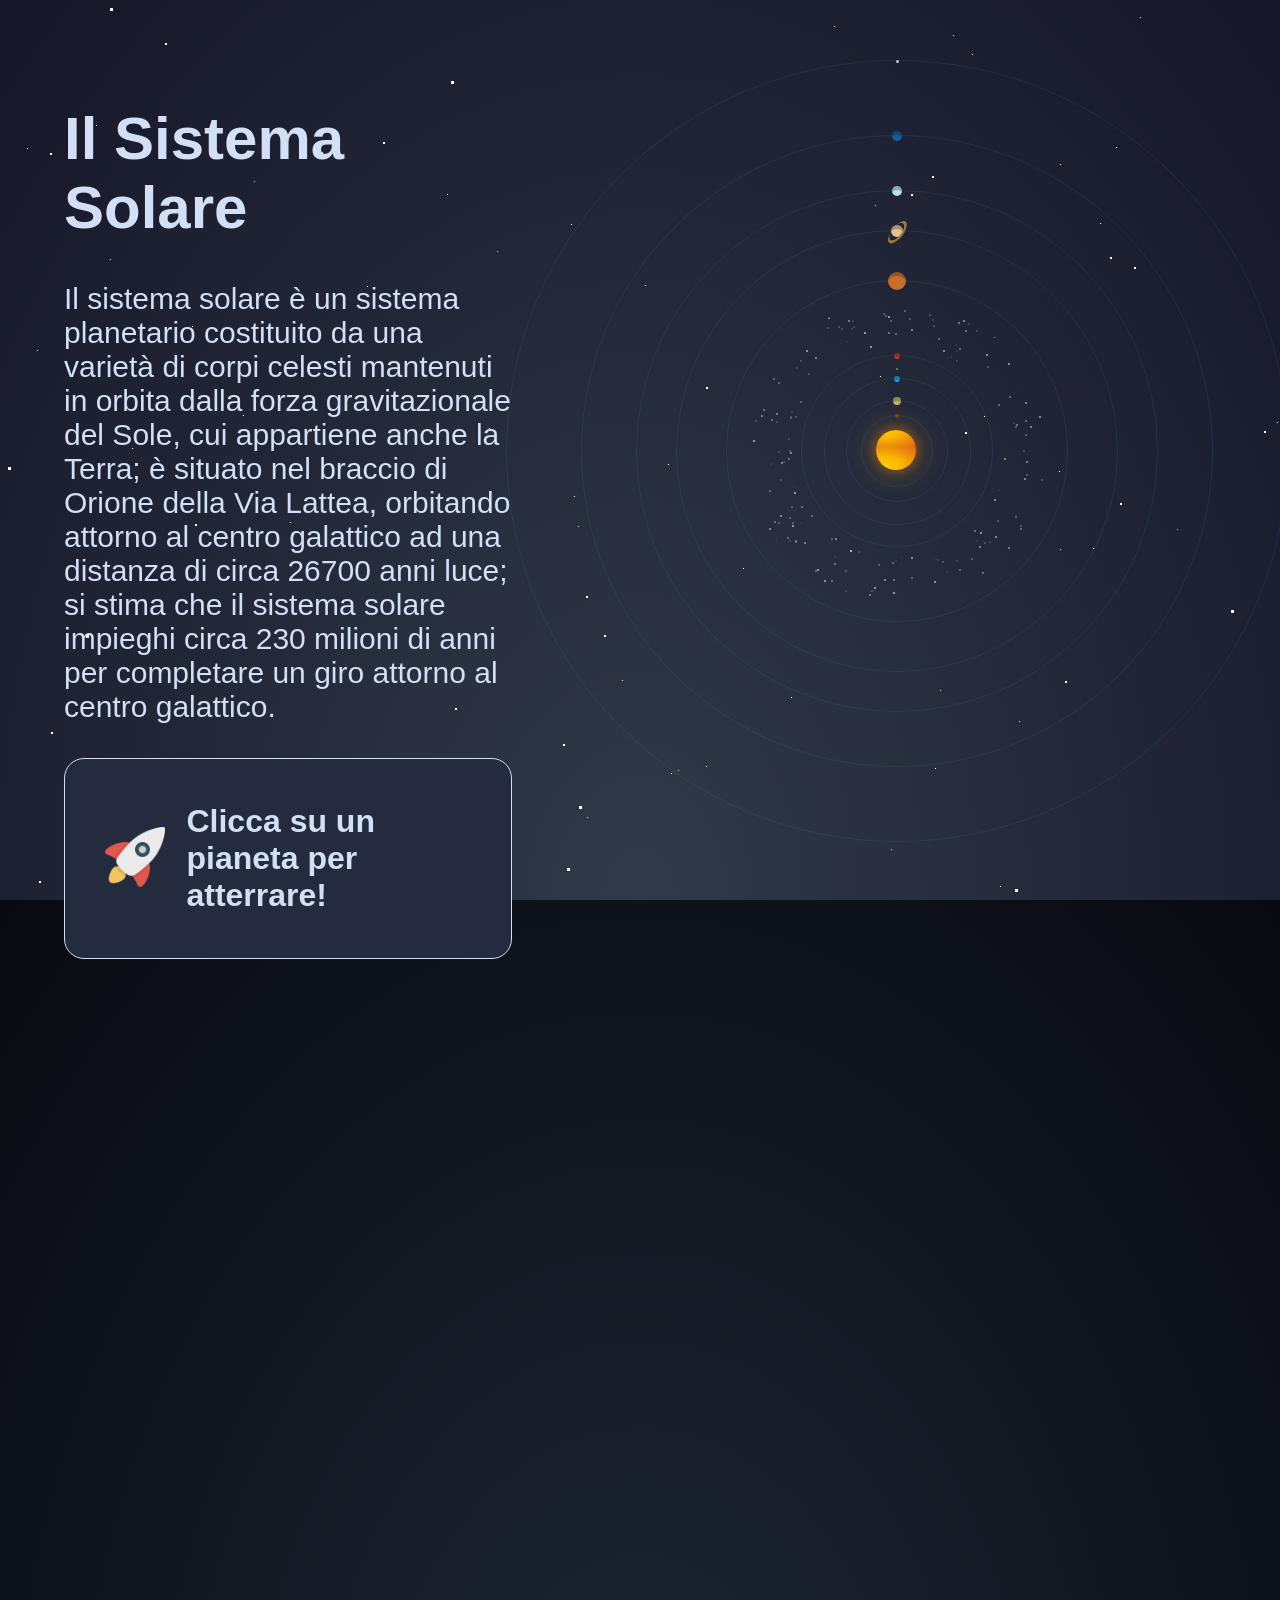
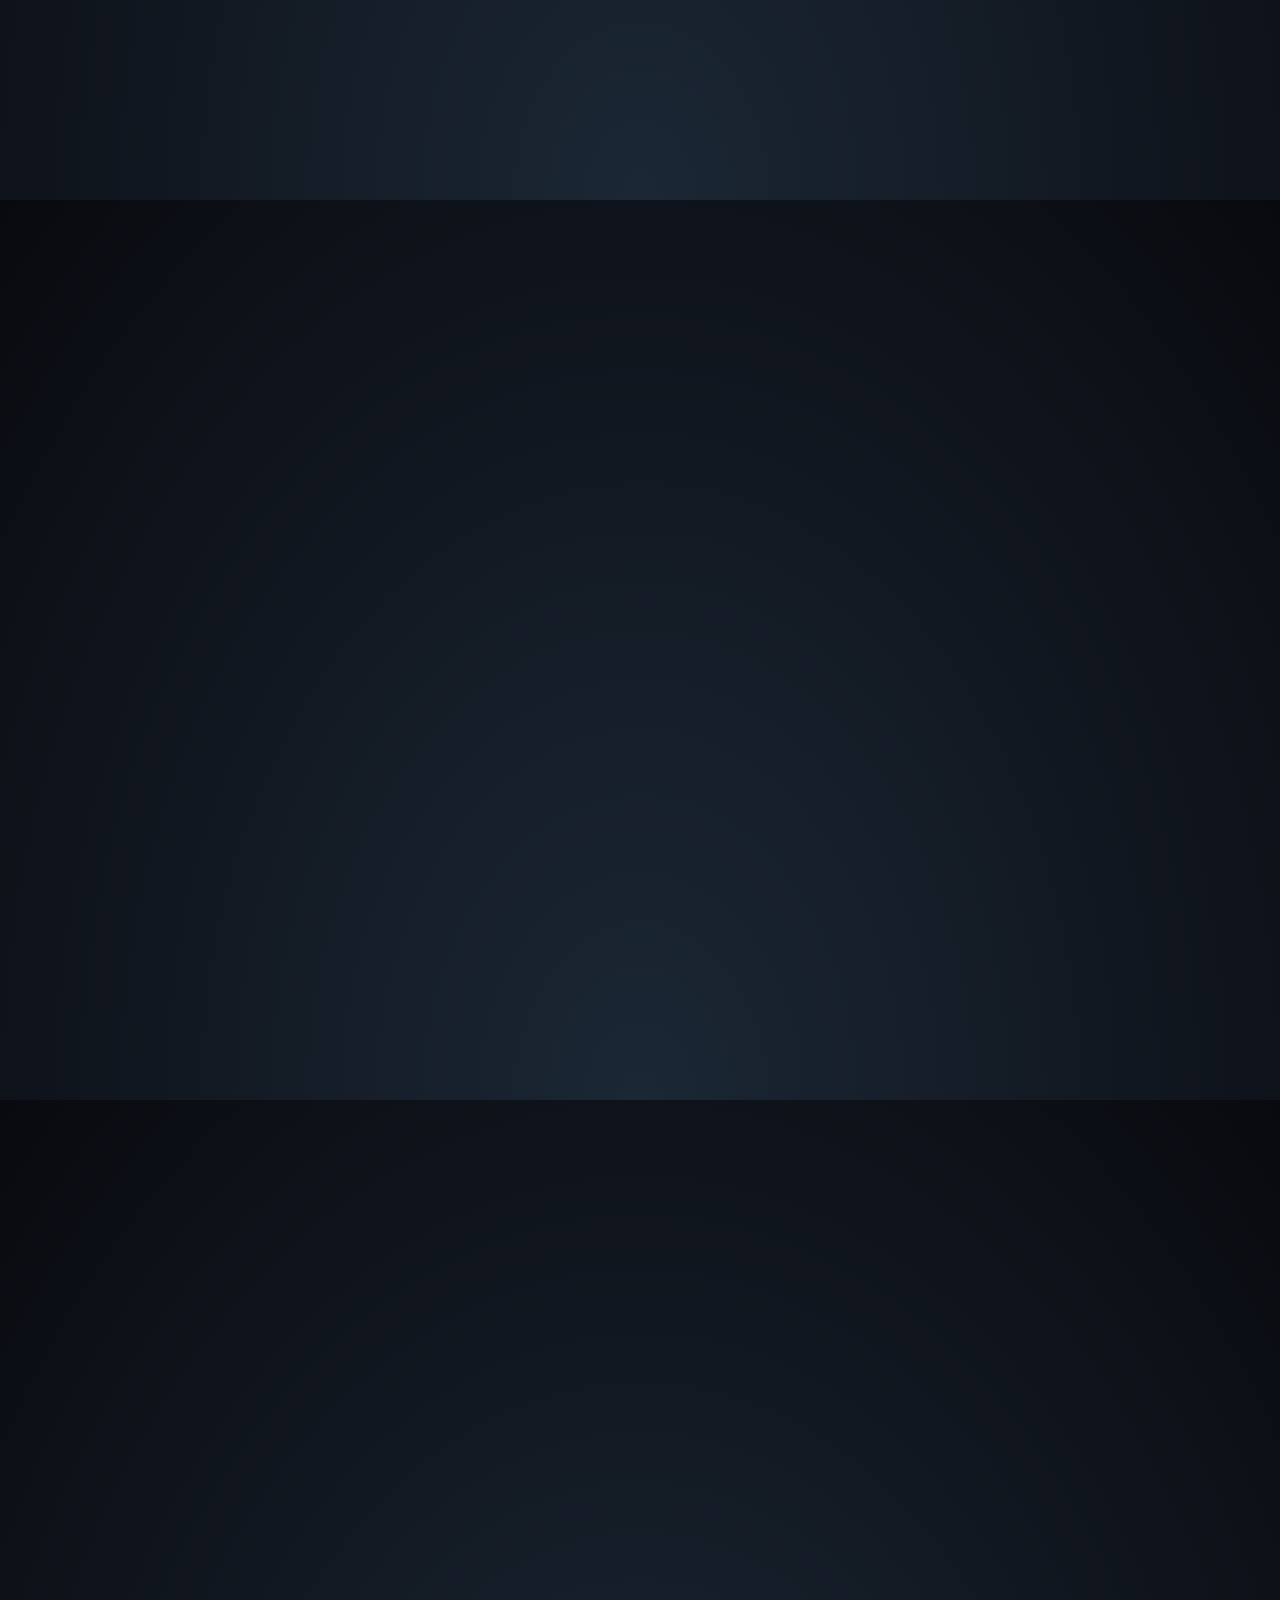
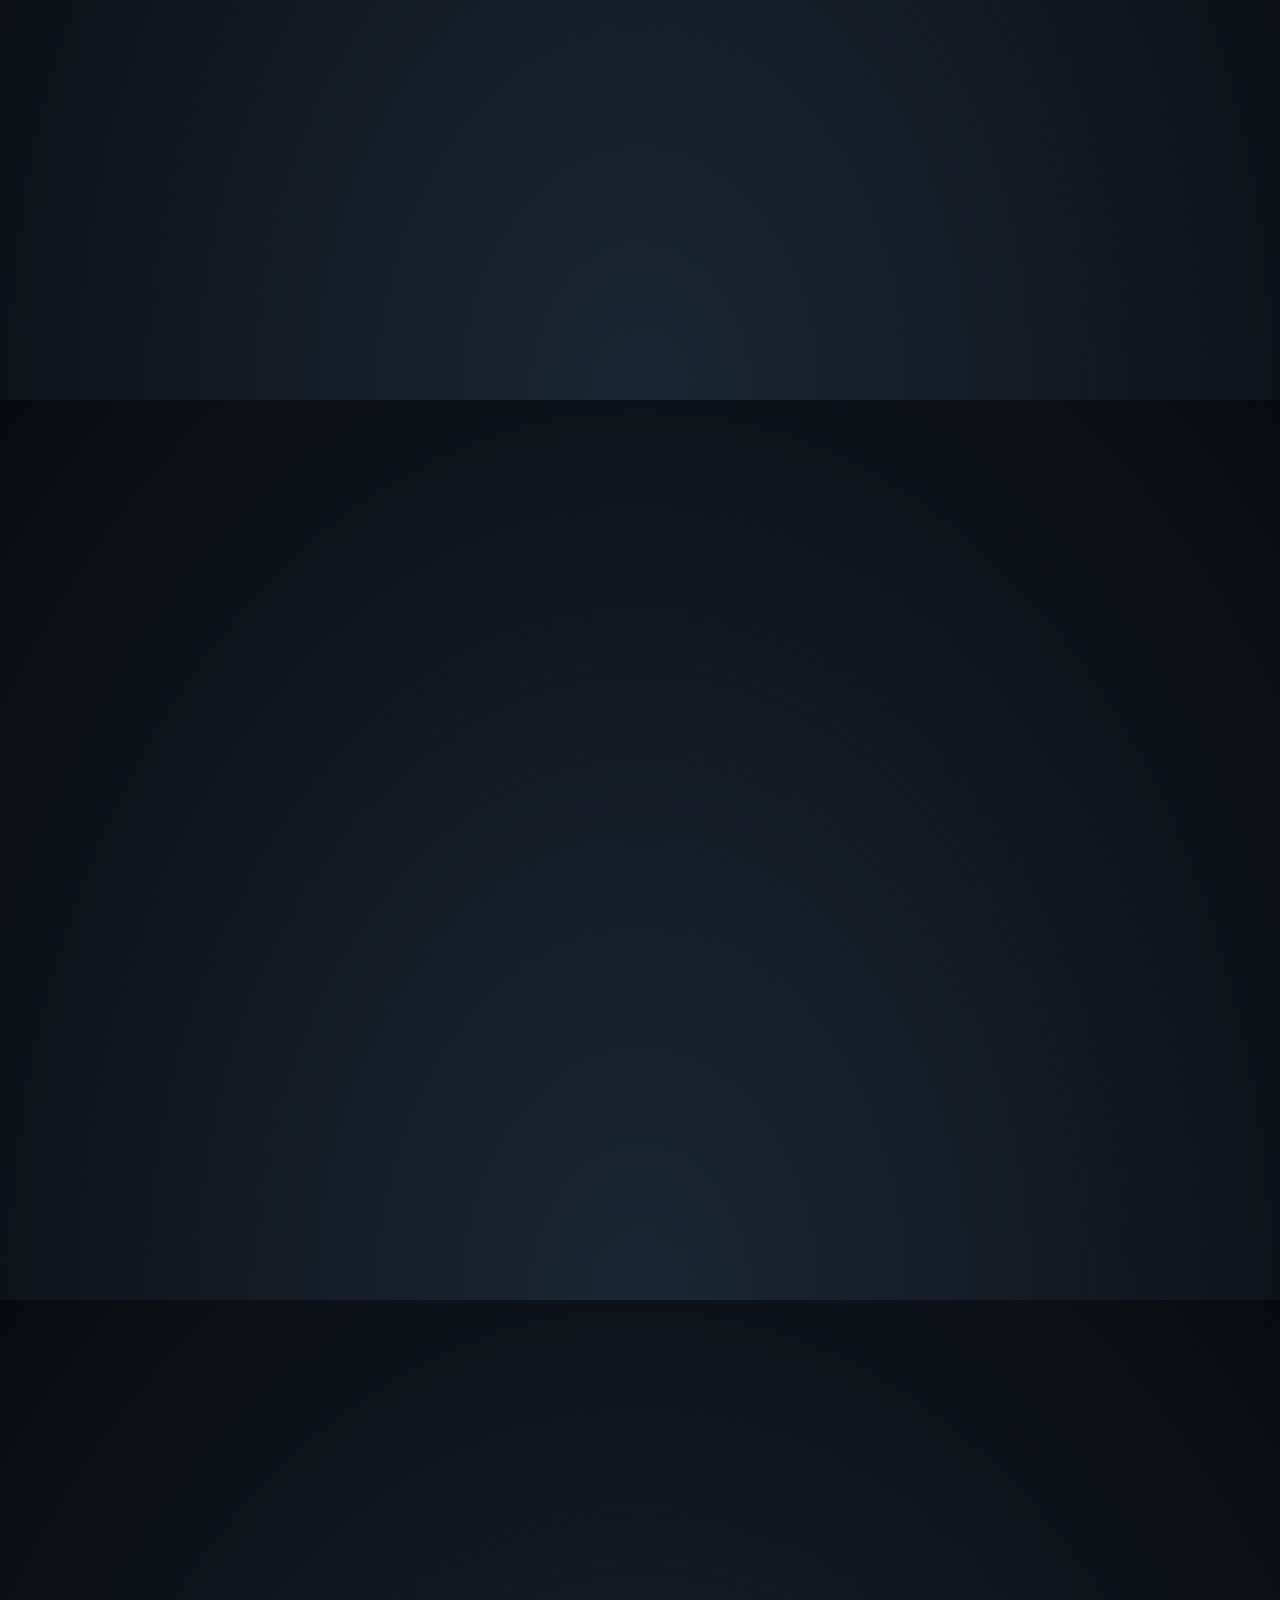
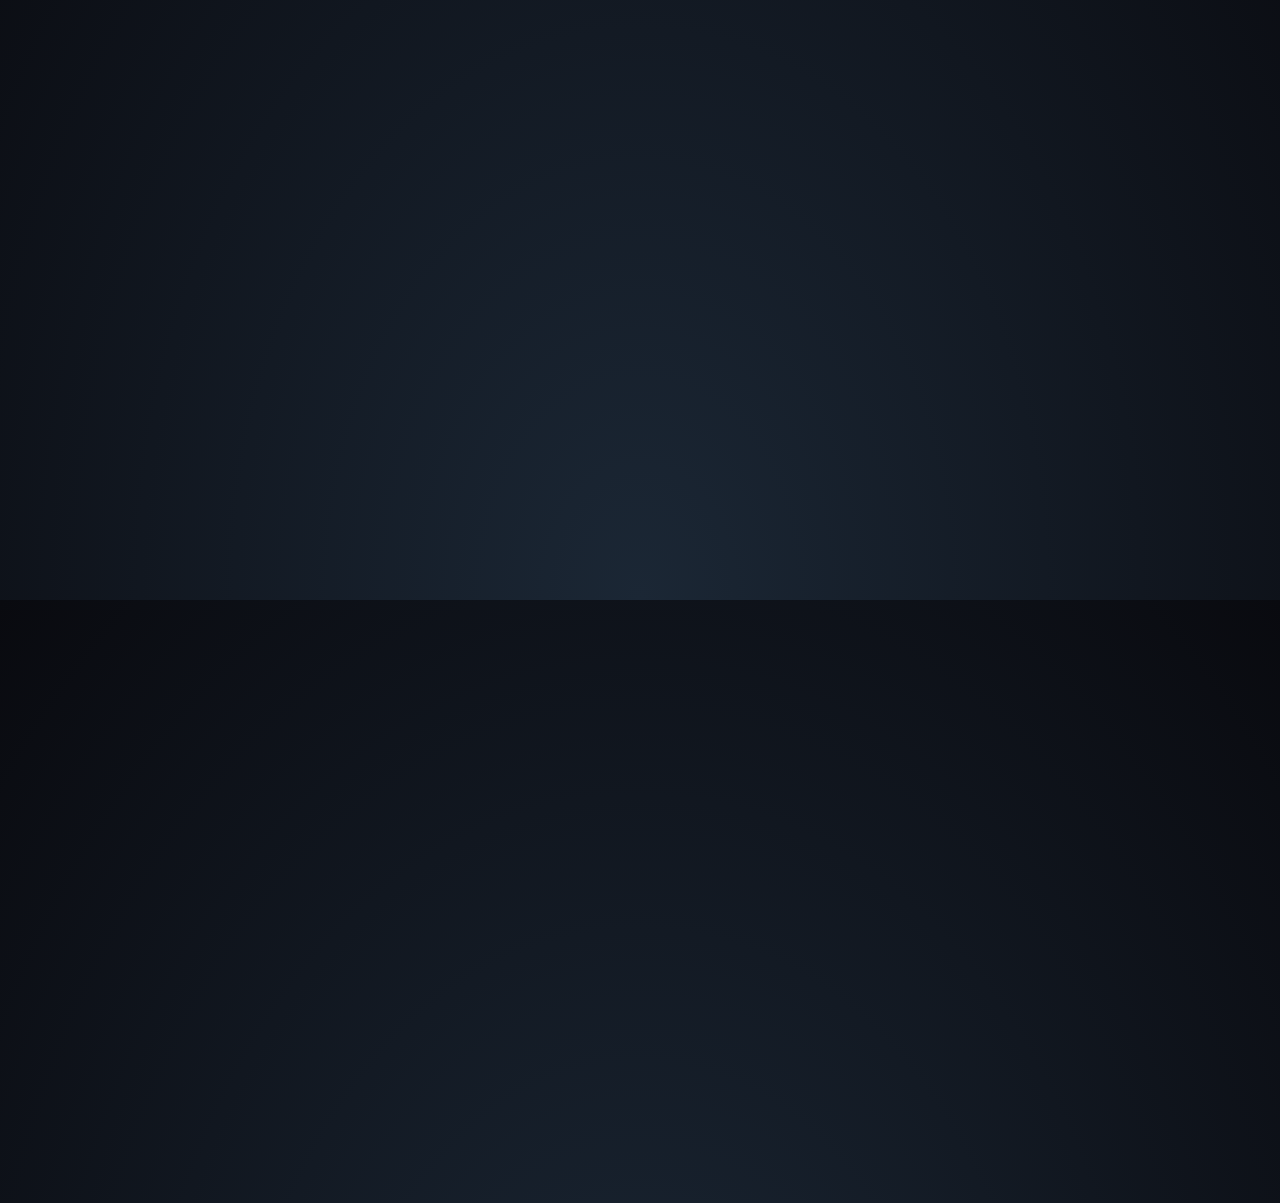
<file: index.html>
<!DOCTYPE html>
<head>
    <link rel="stylesheet" href="styles/solar.css" type="text/css">
    <link rel="stylesheet" href="styles/stars.css" type="text/css">
</head>
<body class="enable-animations layout-column" shortcuts="">
    <div class="text">
        <h1>Il Sistema Solare</h1>
        <p>Il sistema solare è un sistema planetario costituito da una varietà di corpi celesti mantenuti in orbita dalla forza gravitazionale del Sole, 
            cui appartiene anche la Terra; è situato nel braccio di Orione della Via Lattea, orbitando attorno al centro galattico ad una distanza di 
            circa 26700 anni luce; si stima che il sistema solare impieghi circa 230 milioni di anni per completare un giro attorno al centro galattico.
        
            <br><br>
            <button class="button">
                <table>
                    <td width="20%"><img src="img/rocket.png" width="80%"></td>
                    <td class="planet-text"><b>Clicca su un pianeta per atterrare!</b></td>
                </table>
            </button>
        </p>
    </div>
    <div class="space">
      <div class="stars" id="stars"></div>
      <div class="stars2" id="stars2"></div>
      <div class="stars3" id="stars3"></div>
        <div class="solar-syst" id="solar-syst">
            <div class="sun"></div>
            <div class="mercury"></div>
            <div class="venus"></div>
            <div class="earth"></div>
            <div class="mars"></div>
            <div class="jupiter"></div>
            <div class="saturn"></div>
            <div class="uranus"></div>
            <div class="neptune"></div>
            <div class="pluto"></div>
            <div class="asteroids-belt"></div>
        </div>
    </div>
</body>
</html>
</file>
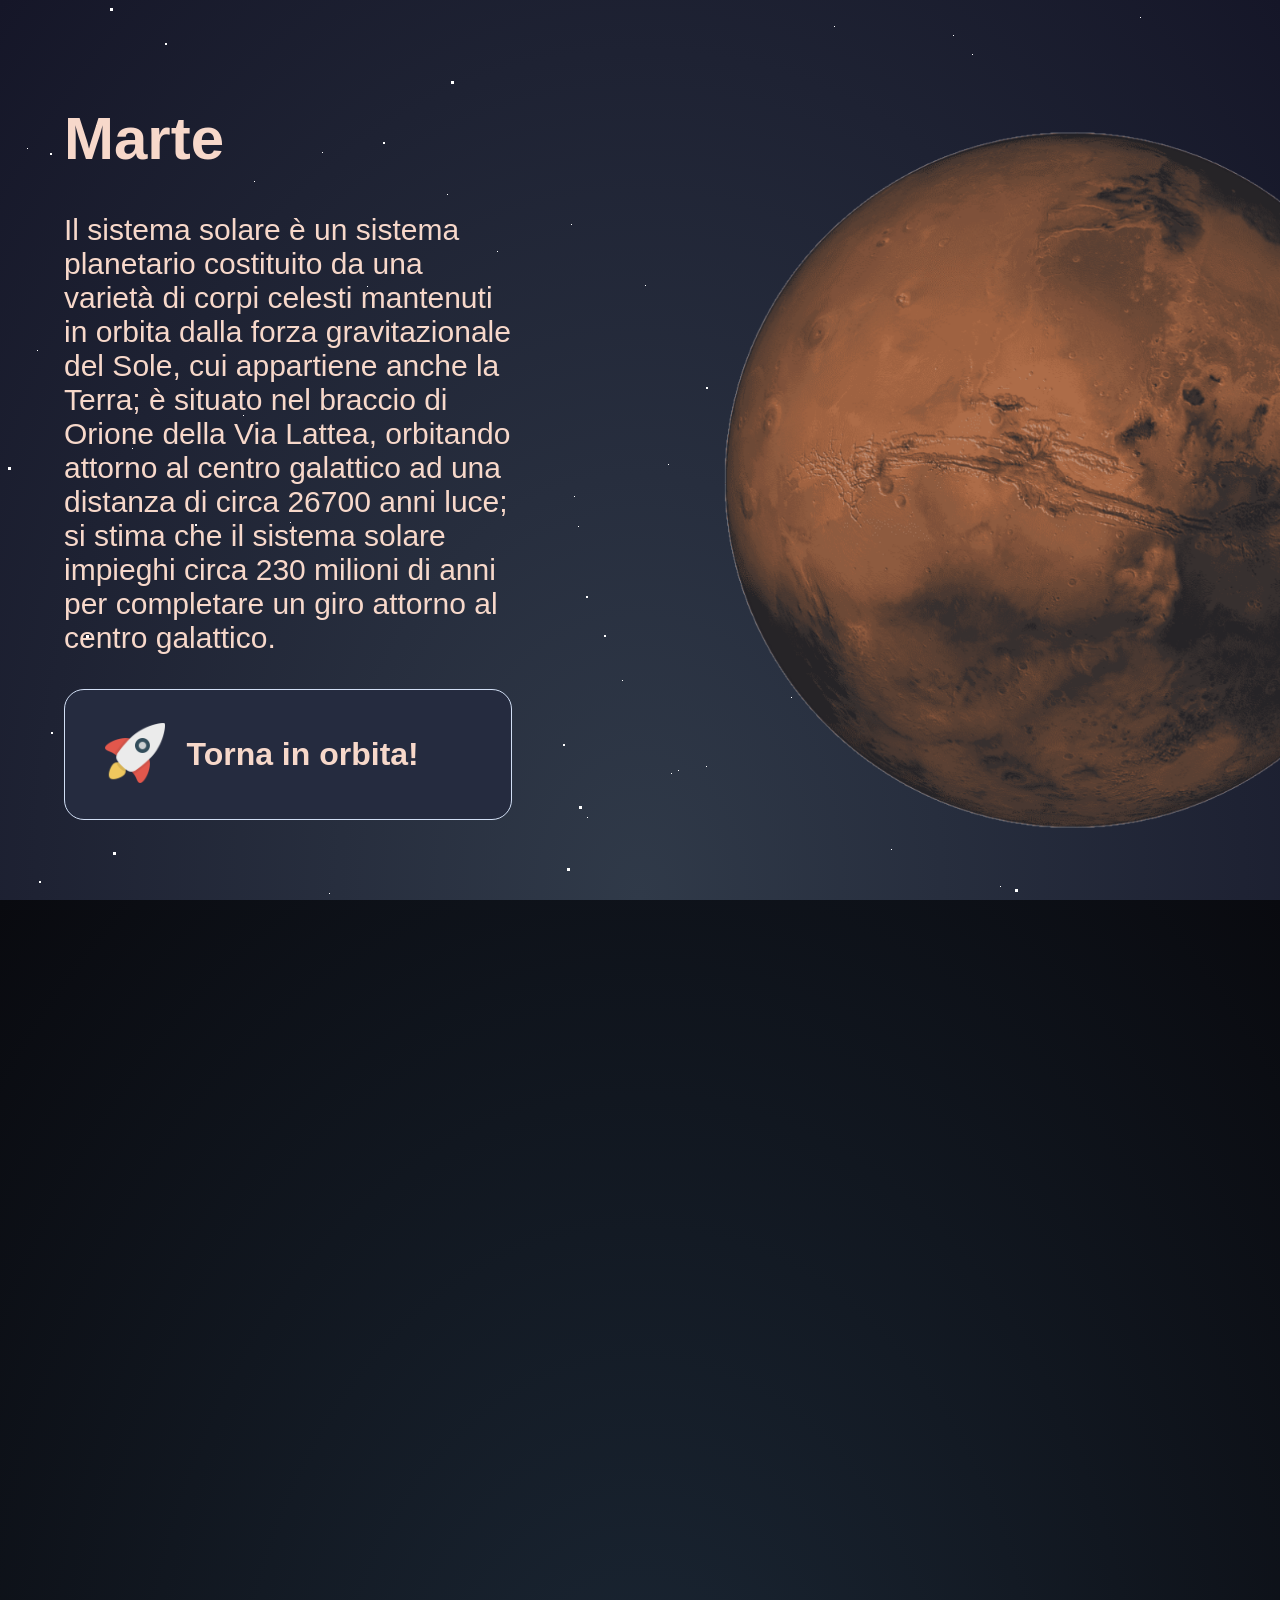
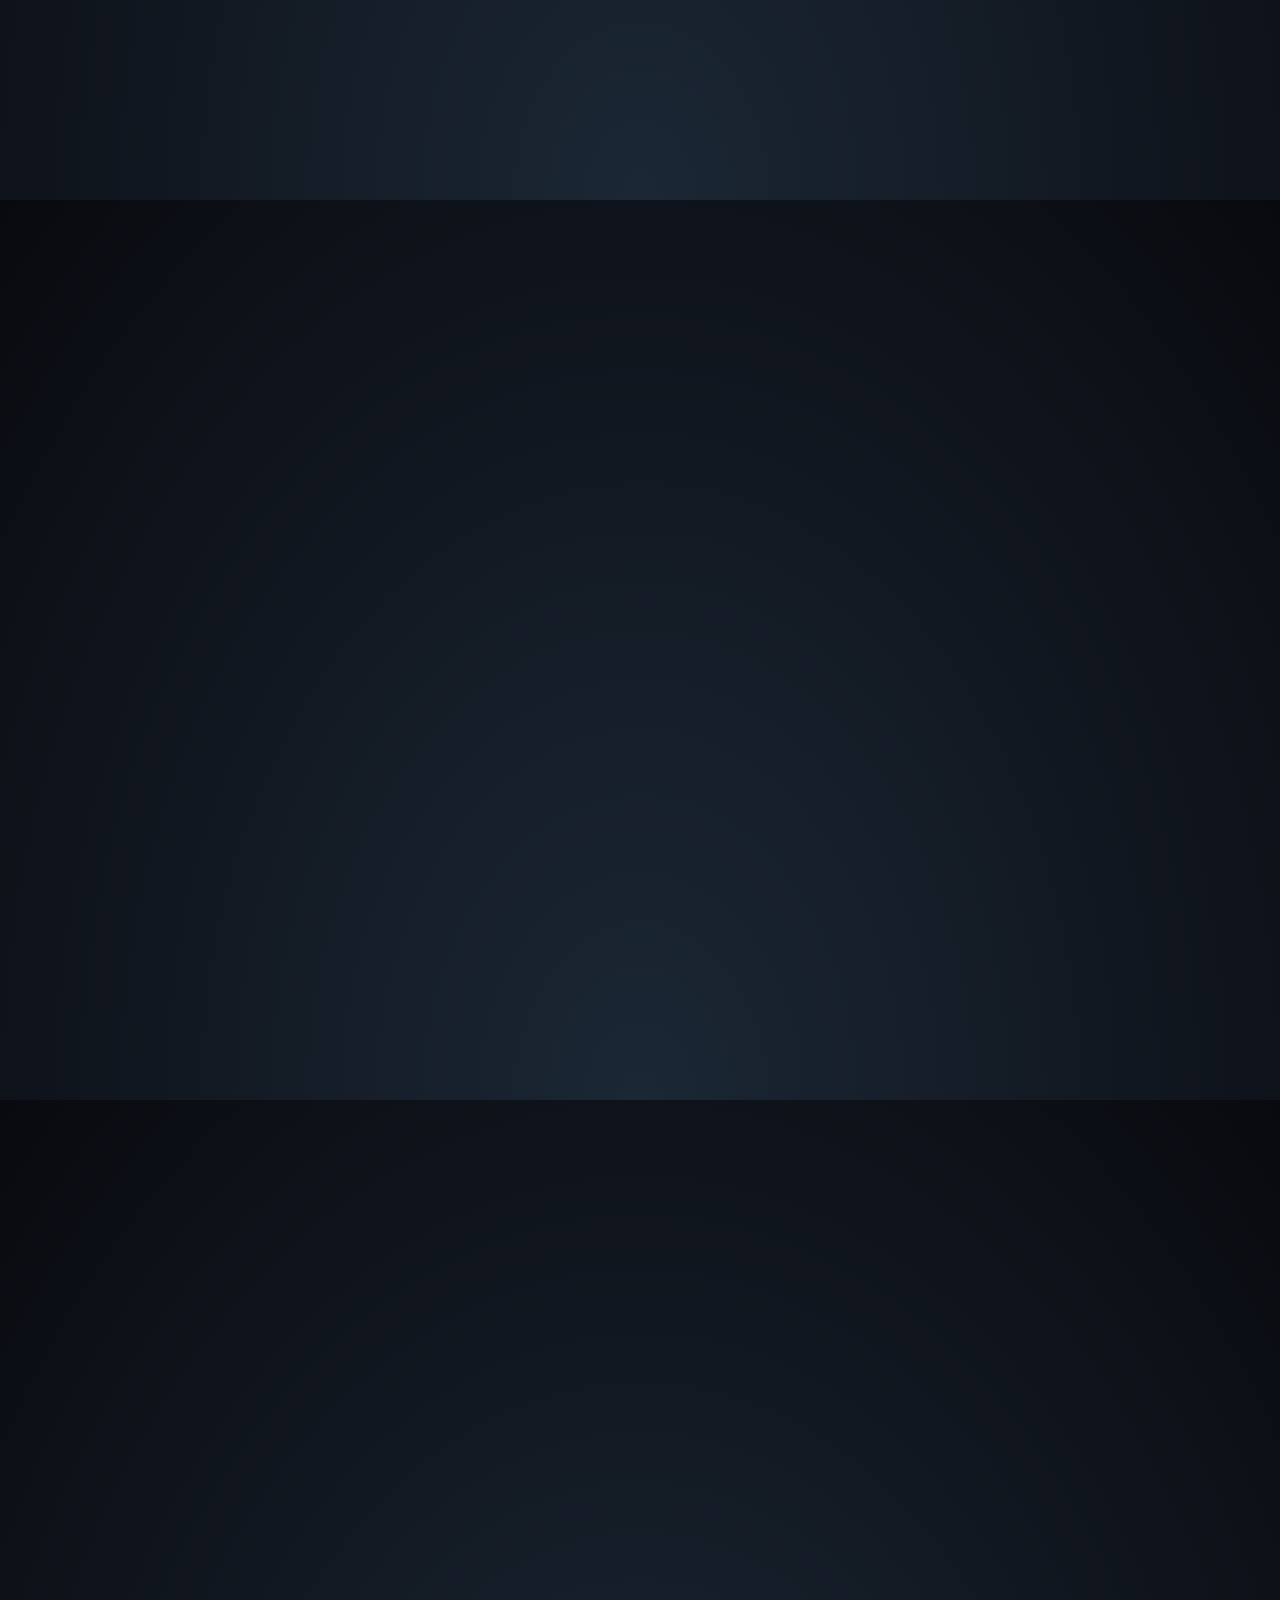
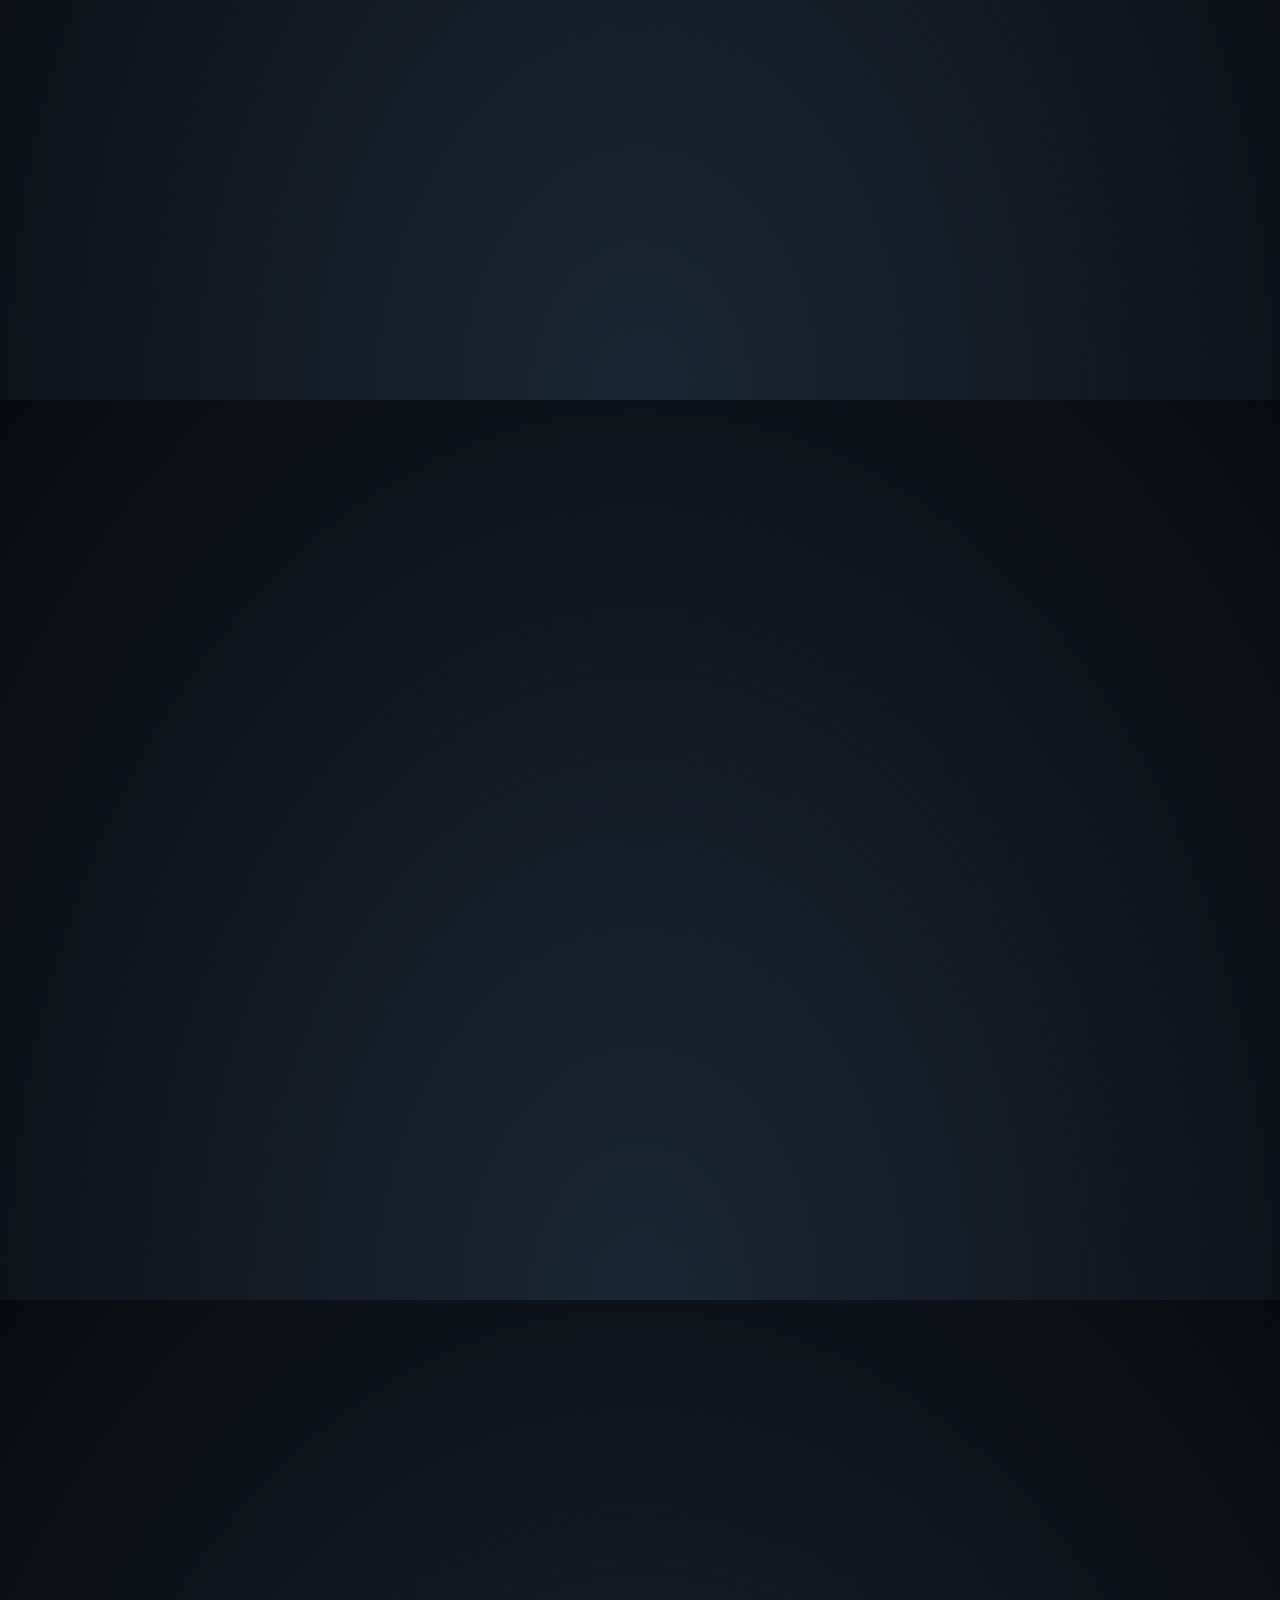
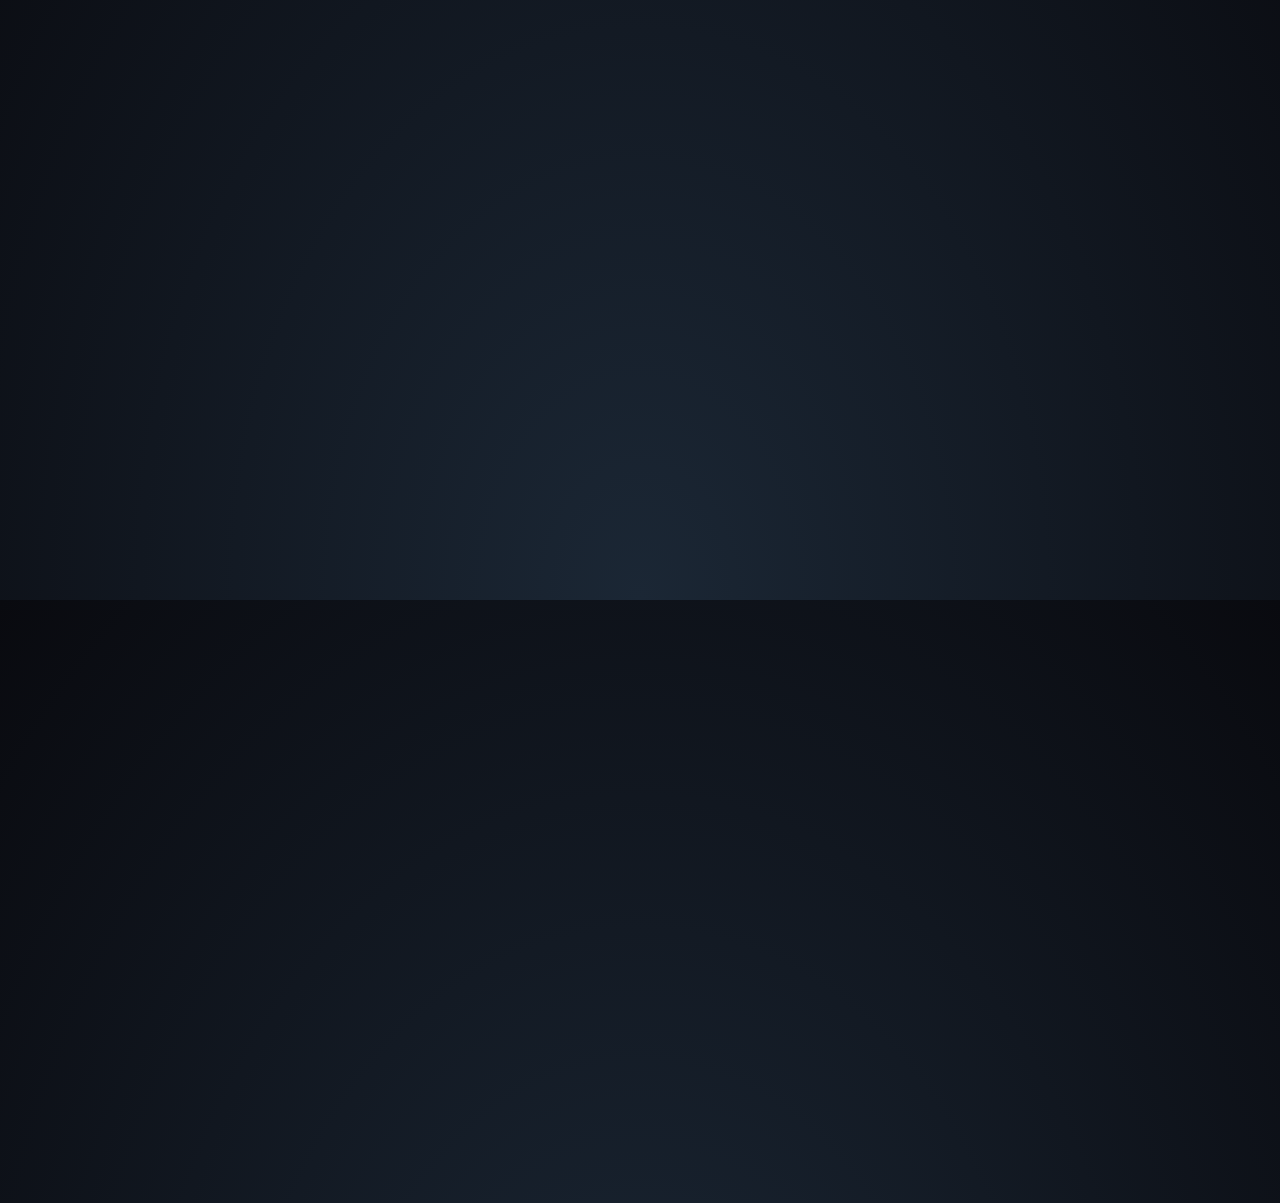
<file: marte.html>
<!DOCTYPE html>
<head>
    <link rel="stylesheet" href="styles/solar.css" type="text/css">
    <link rel="stylesheet" href="styles/stars.css" type="text/css">
</head>
<body class="enable-animations layout-column" shortcuts="">
    <div class="text" style="color: #f7d8ca">
        <h1>Marte</h1>
        <p>Il sistema solare è un sistema planetario costituito da una varietà di corpi celesti mantenuti in orbita dalla forza gravitazionale del Sole, 
            cui appartiene anche la Terra; è situato nel braccio di Orione della Via Lattea, orbitando attorno al centro galattico ad una distanza di 
            circa 26700 anni luce; si stima che il sistema solare impieghi circa 230 milioni di anni per completare un giro attorno al centro galattico.
        
            <br><br>
            <button class="button">
                <table>
                    <td width="20%"><img src="img/rocket.png" width="80%"></td>
                    <td class="planet-text" style="color: #f7d8ca"><b>Torna in orbita!</b></td>
                </table>
            </button>
        </p>
    </div>
    <div class="space">
      <div class="stars" id="stars"></div>
      <div class="stars2" id="stars2"></div>
      <div class="stars3" id="stars3"></div>
      <div class="planet-icon">
            <img src="img/marte.png">
      </div>
    </div>
</body>
</html>
</file>
<file: styles/solar.css>
@charset "UTF-8";

html {
    height: 100%;
    overflow: hidden
}
body {
    background: radial-gradient(ellipse at bottom, #303a49 0, #151628 100%);
    height: 100%;
    min-height: 100%;
    margin: 0;
    padding: 0;
    font-family: Roboto, sans-serif;
    color: #2f3234;
    overflow: hidden!important
}

.text {
    position: absolute;
    color: #d2dff5;
    font-size: 30px;
    padding: 5%;
    width: 35%;
    height: 100%;
    z-index: 999;
}
.planet-text {
    text-align: left;
    color: #d2dff5;
    font-size: 32px;
    padding: 3%;
}
.button {
    background-color: #252b3f;
    background-position: center;
    border-radius: 20px;
    padding: 30px;
    border: 1px solid #d2dff5;
    cursor: pointer;
    transition: 0.8s;
    z-index: 999;
}

.button:hover {
  background: #2d3347 radial-gradient(circle, transparent 1%, #252b3f 1%) center/15000%;
}
.button:active {
  background-color: #3b435e;
  background-size: 100%;
  transition: 0s;
}

.planet-icon {
    position: fixed;
    zoom: 80%;
    bottom: -13%;
    right: -55%;
    min-width: 100%;
    min-height: 100%;
    width: auto;
    height: auto;
    z-index: 1;
    color: #fff;
    background-attachment: fixed;
    opacity: 1;
}

.space .solar-syst {
    position: fixed;
    zoom: 100%;
    bottom: 0;
    right: -20%;
    min-width: 100%;
    min-height: 100%;
    width: auto;
    height: auto;
    z-index: 1;
    color: #fff;
    background-attachment: fixed;
    opacity: 1;
}

.space .solar-syst div {
    border-radius: 1000px;
    top: 50%;
    left: 50%;
    position: absolute;
    z-index: 2;
}
.space .solar-syst div:not(.sun) {
    border: 1px solid rgba(102, 166, 229, .12)
}
.space .solar-syst div:not(.sun):before {
    left: 50%;
    border-radius: 100px;
    content: "";
    position: absolute;
}
.space .solar-syst div:not(.asteroids-belt):before {
    box-shadow: inset 0 6px 0 -2px rgba(0, 0, 0, .25)
}

.space .saturn div:hover {
    zoom: 150%;
}

.space .sun {
    background: radial-gradient(ellipse at center, #ffd000 1%, #f9b700 39%, #f9b700 39%, #e06317 100%) -28px -103px;
    height: 40px;
    width: 40px;
    margin-top: -20px;
    margin-left: -20px;
    background-clip: padding-box;
    border: 0!important;
    background-size: 175%;
    box-shadow: 0 0 10px 2px rgba(255, 107, 0, .4), 0 0 22px 11px rgba(255, 203, 0, .13)
}

.space .mercury {
    height: 70px;
    width: 70px;
    margin-top: -35px;
    margin-left: -35px;
    -webkit-animation: orb 7.18673s linear infinite;
    animation: orb 7.18673s linear infinite;
    -webkit-animation-delay: -90s;
    animation-delay: -90s
}
.space .mercury:before {
    height: 4px;
    width: 4px;
    background: #9f5e26;
    margin-top: -2px;
    margin-left: -2px
}
.space .venus {
    height: 100px;
    width: 100px;
    margin-top: -50px;
    margin-left: -50px;
    -webkit-animation: orb 18.45553s linear infinite;
    animation: orb 18.45553s linear infinite;
    -webkit-animation-delay: -90s;
    animation-delay: -90s
}
.space .venus:before {
    height: 8px;
    width: 8px;
    background: #BEB768;
    margin-top: -4px;
    margin-left: -4px
}
.space .earth {
    height: 145px;
    width: 145px;
    margin-top: -72.5px;
    margin-left: -72.5px;
    -webkit-animation: orb 30s linear infinite;
    animation: orb 30s linear infinite;
    -webkit-animation-delay: -90s;
    animation-delay: -90s
}
.space .earth:before {
    height: 6px;
    width: 6px;
    background: #11abe9;
    margin-top: -3px;
    margin-left: -3px
}
.space .earth:after {
    position: absolute;
    content: "";
    height: 18px;
    width: 18px;
    left: 50%;
    top: 0;
    margin-left: -9px;
    margin-top: -9px;
    border-radius: 100px;
    box-shadow: 0 -10px 0 -8px grey;
    -webkit-animation: orb 2.24404s linear infinite;
    animation: orb 2.24404s linear infinite;
    -webkit-animation-delay: -90s;
    animation-delay: -90s
}
.space .mars {
    height: 190px;
    width: 190px;
    margin-top: -95px;
    margin-left: -95px;
    -webkit-animation: orb 56.42613s linear infinite;
    animation: orb 56.42613s linear infinite;
    -webkit-animation-delay: -90s;
    animation-delay: -90s
}
.space .mars:before {
    height: 6px;
    width: 6px;
    background: #cf3921;
    margin-top: -3px;
    margin-left: -3px
}
.space .jupiter {
    height: 340px;
    width: 340px;
    margin-top: -170px;
    margin-left: -170px;
    -webkit-animation: orb 355.72282s linear infinite;
    animation: orb 355.72282s linear infinite;
    -webkit-animation-delay: -90s;
    animation-delay: -90s
}
.space .jupiter:before {
    height: 18px;
    width: 18px;
    background: #c76e2a;
    margin-top: -9px;
    margin-left: -9px
}
.space .saturn {
    height: 440px;
    width: 440px;
    margin-top: -220px;
    margin-left: -220px;
    -webkit-animation: orb 882.69525s linear infinite;
    animation: orb 882.69525s linear infinite;
    -webkit-animation-delay: -90s;
    animation-delay: -90s
}
.space .saturn:before {
    height: 12px;
    width: 12px;
    background: #e7c194;
    margin-top: -6px;
    margin-left: -6px
}
.space .saturn:after {
    position: absolute;
    content: "";
    height: 2.34%;
    width: 4.676%;
    left: 50%;
    top: 0;
    -webkit-transform: rotateZ(-52deg);
    transform: rotateZ(-52deg);
    margin-left: -2.3%;
    margin-top: -1.2%;
    border-radius: 50%;
    box-shadow: 0 1px 0 1px #987641, 3px 1px 0 #987641, -3px 1px 0 #987641;
    -webkit-animation: orb 882.69525s linear infinite;
    animation: orb 882.69525s linear infinite;
    -webkit-animation-delay: -90s;
    animation-delay: -90s;
    -webkit-animation-direction: reverse;
    animation-direction: reverse;
    -webkit-transform-origin: 52% 60%;
    transform-origin: 52% 60%
}
.space .uranus {
    height: 520px;
    width: 520px;
    margin-top: -260px;
    margin-left: -260px;
    -webkit-animation: orb 2512.4002s linear infinite;
    animation: orb 2512.4002s linear infinite;
    -webkit-animation-delay: -90s;
    animation-delay: -90s
}
.space .uranus:before {
    height: 10px;
    width: 10px;
    background: #b5e3e3;
    margin-top: -5px;
    margin-left: -5px
}
.space .neptune {
    height: 630px;
    width: 630px;
    margin-top: -315px;
    margin-left: -315px;
    -webkit-animation: orb 4911.78386s linear infinite;
    animation: orb 4911.78386s linear infinite;
    -webkit-animation-delay: -90s;
    animation-delay: -90s
}
.space .neptune:before {
    height: 10px;
    width: 10px;
    background: #175e9e;
    margin-top: -5px;
    margin-left: -5px
}
.space .asteroids-belt {
    opacity: .7;
    border-color: transparent!important;
    height: 300px;
    width: 300px;
    margin-top: -150px;
    margin-left: -150px;
    -webkit-animation: orb 179.95583s linear infinite;
    animation: orb 179.95583s linear infinite;
    -webkit-animation-delay: -90s;
    animation-delay: -90s;
    overflow: hidden
}
.space .asteroids-belt:before {
    top: 50%;
    height: 210px;
    width: 210px;
    margin-left: -105px;
    margin-top: -105px;
    background: 0 0;
    border-radius: 140px!important;
    box-shadow: 33px -53px 0 -104px rgba(255, 255, 255, .28), 5px -17px 0 -104px rgba(255, 255, 255, .494), 113px -54px 0 -104px rgba(255, 255, 255, .586), -134px -73px 0 -104px rgba(255, 255, 255, .662), 101px 70px 0 -104px rgba(255, 255, 255, .387), -51px -90px 0 -104px rgba(255, 255, 255, .197), 8px -140px 0 -104px rgba(255, 255, 255, .516), -120px 139px 0 -104px rgba(255, 255, 255, .219), 85px 143px 0 -104px rgba(255, 255, 255, .123), -80px -42px 0 -104px rgba(255, 255, 255, .04), -106px 2px 0 -104px rgba(255, 255, 255, .83), -37px -40px 0 -104px rgba(255, 255, 255, .883), 61px 15px 0 -104px rgba(255, 255, 255, .15), -6px -130px 0 -104px rgba(255, 255, 255, .447), -50px -109px 0 -104px rgba(255, 255, 255, .09), -62px 106px 0 -104px rgba(255, 255, 255, .141), 139px -103px 0 -104px rgba(255, 255, 255, .359), -61px 88px 0 -104px rgba(255, 255, 255, .775), -34px -76px 0 -104px rgba(255, 255, 255, .313), -18px 114px 0 -104px rgba(255, 255, 255, .493), 64px 62px 0 -104px rgba(255, 255, 255, .426), 84px 82px 0 -104px rgba(255, 255, 255, .935), -92px 92px 0 -104px rgba(255, 255, 255, .714), 1px 90px 0 -104px rgba(255, 255, 255, .689), -64px -26px 0 -104px rgba(255, 255, 255, .252), 124px 101px 0 -104px rgba(255, 255, 255, .008), -37px -55px 0 -104px rgba(255, 255, 255, .557), -61px -37px 0 -104px rgba(255, 255, 255, .907), -118px -68px 0 -104px rgba(255, 255, 255, .557), 59px -106px 0 -104px rgba(255, 255, 255, .149), -7px -54px 0 -104px rgba(255, 255, 255, .641), -37px -28px 0 -104px rgba(255, 255, 255, .362), 145px 29px 0 -104px rgba(255, 255, 255, .398), 19px -76px 0 -104px rgba(255, 255, 255, .095), -63px -38px 0 -104px rgba(255, 255, 255, .845), 129px -16px 0 -104px rgba(255, 255, 255, .508), 124px 78px 0 -104px rgba(255, 255, 255, .549), -133px -113px 0 -104px rgba(255, 255, 255, .854), 51px -93px 0 -104px rgba(255, 255, 255, .123), 129px -48px 0 -104px rgba(255, 255, 255, .779), -62px 113px 0 -104px rgba(255, 255, 255, .671), 134px -24px 0 -104px rgba(255, 255, 255, .788), 90px -96px 0 -104px rgba(255, 255, 255, .954), 32px 70px 0 -104px rgba(255, 255, 255, .508), -126px 13px 0 -104px rgba(255, 255, 255, .144), 86px 122px 0 -104px rgba(255, 255, 255, .754), -107px 67px 0 -104px rgba(255, 255, 255, .436), -115px 110px 0 -104px rgba(255, 255, 255, .903), 34px 96px 0 -104px rgba(255, 255, 255, .618), 83px 96px 0 -104px rgba(255, 255, 255, .753), 71px 27px 0 -104px rgba(255, 255, 255, .57), -108px -12px 0 -104px rgba(255, 255, 255, .261), -80px -129px 0 -104px rgba(255, 255, 255, .086), 57px -21px 0 -104px rgba(255, 255, 255, .703), 59px -44px 0 -104px rgba(255, 255, 255, .97), -125px -31px 0 -104px rgba(255, 255, 255, .578), -58px -42px 0 -104px rgba(255, 255, 255, .622), 98px -114px 0 -104px rgba(255, 255, 255, .954), -118px 1px 0 -104px rgba(255, 255, 255, .284), -103px 36px 0 -104px rgba(255, 255, 255, .094), -96px 72px 0 -104px rgba(255, 255, 255, .083), -44px -116px 0 -104px rgba(255, 255, 255, .044), 55px -31px 0 -104px rgba(255, 255, 255, .45), -104px -140px 0 -104px rgba(255, 255, 255, .318), -121px 89px 0 -104px rgba(255, 255, 255, .33), 63px -102px 0 -104px rgba(255, 255, 255, .575), -42px 29px 0 -104px rgba(255, 255, 255, .627), 72px -31px 0 -104px rgba(255, 255, 255, .336), -72px 130px 0 -104px rgba(255, 255, 255, .884), -120px -29px 0 -104px rgba(255, 255, 255, .343), 47px 43px 0 -104px rgba(255, 255, 255, .356), -144px 93px 0 -104px rgba(255, 255, 255, .812), 2px 31px 0 -104px rgba(255, 255, 255, .489), 112px 97px 0 -104px rgba(255, 255, 255, .644), -1px -97px 0 -104px rgba(255, 255, 255, .978), 69px -120px 0 -104px rgba(255, 255, 255, .673), -42px -75px 0 -104px rgba(255, 255, 255, .928), 50px -67px 0 -104px rgba(255, 255, 255, .024), -62px 45px 0 -104px rgba(255, 255, 255, .377), -58px 35px 0 -104px rgba(255, 255, 255, .135), -51px 120px 0 -104px rgba(255, 255, 255, .443), 100px -25px 0 -104px rgba(255, 255, 255, .654), -44px 83px 0 -104px rgba(255, 255, 255, .673), 46px 111px 0 -104px rgba(255, 255, 255, .372), 95px 125px 0 -104px rgba(255, 255, 255, .489), 83px 46px 0 -104px rgba(255, 255, 255, .418), 60px 110px 0 -104px rgba(255, 255, 255, .26), 99px 86px 0 -104px rgba(255, 255, 255, .869), 33px -39px 0 -104px rgba(255, 255, 255, .216), 41px -2px 0 -104px rgba(255, 255, 255, .204), -74px 22px 0 -104px rgba(255, 255, 255, .213), 124px -92px 0 -104px rgba(255, 255, 255, .047), -96px -90px 0 -104px rgba(255, 255, 255, .331), 42px -112px 0 -104px rgba(255, 255, 255, .548), 57px -22px 0 -104px rgba(255, 255, 255, .578), 78px 80px 0 -104px rgba(255, 255, 255, .613), 62px 43px 0 -104px rgba(255, 255, 255, .042), -26px 24px 0 -104px rgba(255, 255, 255, .094), 38px 14px 0 -104px rgba(255, 255, 255, .129), 86px 45px 0 -104px rgba(255, 255, 255, .7), -98px 122px 0 -104px rgba(255, 255, 255, .44), 50px 121px 0 -104px rgba(255, 255, 255, .14), -95px 56px 0 -104px rgba(255, 255, 255, .529), -32px -118px 0 -104px rgba(255, 255, 255, .997), 143px -34px 0 -104px rgba(255, 255, 255, .794), -53px 89px 0 -104px rgba(255, 255, 255, .194), 75px 108px 0 -104px rgba(255, 255, 255, .486), 128px 28px 0 -104px rgba(255, 255, 255, .826), 139px 96px 0 -104px rgba(255, 255, 255, .036), -106px -33px 0 -104px rgba(255, 255, 255, .378), 67px -23px 0 -104px rgba(255, 255, 255, .737), -135px -35px 0 -104px rgba(255, 255, 255, .794), 52px 12px 0 -104px rgba(255, 255, 255, .227), -35px -46px 0 -104px rgba(255, 255, 255, .888), 70px -15px 0 -104px rgba(255, 255, 255, .595), -85px 65px 0 -104px rgba(255, 255, 255, .521), -68px -133px 0 -104px rgba(255, 255, 255, .869), -101px 90px 0 -104px rgba(255, 255, 255, .54), -137px -130px 0 -104px rgba(255, 255, 255, .059), 59px 19px 0 -104px rgba(255, 255, 255, .185), -61px 26px 0 -104px rgba(255, 255, 255, .441), -128px -86px 0 -104px rgba(255, 255, 255, .78), -39px -83px 0 -104px rgba(255, 255, 255, .88), -104px 75px 0 -104px rgba(255, 255, 255, .943), -45px -122px 0 -104px rgba(255, 255, 255, .21), -76px -135px 0 -104px rgba(255, 255, 255, .805), 83px -33px 0 -104px rgba(255, 255, 255, .315), 39px 93px 0 -104px rgba(255, 255, 255, .141), -58px -124px 0 -104px rgba(255, 255, 255, .362), -94px -144px 0 -104px rgba(255, 255, 255, .884), -55px -122px 0 -104px rgba(255, 255, 255, .299), 14px 34px 0 -104px rgba(255, 255, 255, .285), 24px -21px 0 -104px rgba(255, 255, 255, .692), -8px -134px 0 -104px rgba(255, 255, 255, .97), 102px 91px 0 -104px rgba(255, 255, 255, .084), 60px -54px 0 -104px rgba(255, 255, 255, .985), -132px -121px 0 -104px rgba(255, 255, 255, .504), -58px -28px 0 -104px rgba(255, 255, 255, .021), 119px -24px 0 -104px rgba(255, 255, 255, .434), 143px 57px 0 -104px rgba(255, 255, 255, .108), -65px 130px 0 -104px rgba(255, 255, 255, .59), 120px -26px 0 -104px rgba(255, 255, 255, .687), 16px -49px 0 -104px rgba(255, 255, 255, .097), -109px 87px 0 -104px rgba(255, 255, 255, .507), -23px -58px 0 -104px rgba(255, 255, 255, .567), -65px 88px 0 -104px rgba(255, 255, 255, .447), -49px 6px 0 -104px rgba(255, 255, 255, .079), -13px -98px 0 -104px rgba(255, 255, 255, .352), 79px -139px 0 -104px rgba(255, 255, 255, .08), -86px 139px 0 -104px rgba(255, 255, 255, .194), -74px 13px 0 -104px rgba(255, 255, 255, .683), 53px 14px 0 -104px rgba(255, 255, 255, .328), 37px -125px 0 -104px rgba(255, 255, 255, .344), 11px -94px 0 -104px rgba(255, 255, 255, .524), 80px -49px 0 -104px rgba(255, 255, 255, .485), -46px 100px 0 -104px rgba(255, 255, 255, .832), -14px -26px 0 -104px rgba(255, 255, 255, .096), 48px 61px 0 -104px rgba(255, 255, 255, .136), -132px -73px 0 -104px rgba(255, 255, 255, .836), 9px -58px 0 -104px rgba(255, 255, 255, .693), -51px 140px 0 -104px rgba(255, 255, 255, .273), 73px 68px 0 -104px rgba(255, 255, 255, .377), 9px 49px 0 -104px rgba(255, 255, 255, .061), -122px 71px 0 -104px rgba(255, 255, 255, .629), 121px 123px 0 -104px rgba(255, 255, 255, .365), -62px -49px 0 -104px rgba(255, 255, 255, .335), 19px -46px 0 -104px rgba(255, 255, 255, .664), -19px 20px 0 -104px rgba(255, 255, 255, .067), -104px 72px 0 -104px rgba(255, 255, 255, .439), 121px -62px 0 -104px rgba(255, 255, 255, .038), 130px 11px 0 -104px rgba(255, 255, 255, .735), -89px 46px 0 -104px rgba(255, 255, 255, .254), -74px 46px 0 -104px rgba(255, 255, 255, .823), 41px -109px 0 -104px rgba(255, 255, 255, .006), -113px 11px 0 -104px rgba(255, 255, 255, .253), -14px -36px 0 -104px rgba(255, 255, 255, .596), -72px -44px 0 -104px rgba(255, 255, 255, .661), 41px 35px 0 -104px rgba(255, 255, 255, .956), 47px -100px 0 -104px rgba(255, 255, 255, .861), 129px -95px 0 -104px rgba(255, 255, 255, .149), -99px 22px 0 -104px rgba(255, 255, 255, .768), 45px 13px 0 -104px rgba(255, 255, 255, .581), 101px 2px 0 -104px rgba(255, 255, 255, .406), 5px 107px 0 -104px rgba(255, 255, 255, .1), 80px -31px 0 -104px rgba(255, 255, 255, .095), 39px 108px 0 -104px rgba(255, 255, 255, .079), -116px 65px 0 -104px rgba(255, 255, 255, .822), -90px -100px 0 -104px rgba(255, 255, 255, .918), -64px 0 0 -104px rgba(255, 255, 255, .459), 71px -53px 0 -104px rgba(255, 255, 255, .541), -36px 82px 0 -104px rgba(255, 255, 255, .969), 31px -31px 0 -104px rgba(255, 255, 255, .216), 41px -1px 0 -104px rgba(255, 255, 255, .458), 44px 87px 0 -104px rgba(255, 255, 255, .253), -82px -107px 0 -104px rgba(255, 255, 255, .057), 72px -16px 0 -104px rgba(255, 255, 255, .559), 43px 72px 0 -104px rgba(255, 255, 255, .164), -22px -35px 0 -104px rgba(255, 255, 255, .572), 15px -121px 0 -104px rgba(255, 255, 255, .719), -42px -2px 0 -104px rgba(255, 255, 255, .251), -107px 90px 0 -104px rgba(255, 255, 255, .254), -109px -114px 0 -104px rgba(255, 255, 255, .071), 20px 74px 0 -104px rgba(255, 255, 255, .807), 86px 142px 0 -104px rgba(255, 255, 255, .368), 6px -69px 0 -104px rgba(255, 255, 255, .465), 44px 32px 0 -104px rgba(255, 255, 255, .707), -23px 54px 0 -104px rgba(255, 255, 255, .222), -44px -130px 0 -104px rgba(255, 255, 255, .255), 112px -87px 0 -104px rgba(255, 255, 255, .862), -3px 129px 0 -104px rgba(255, 255, 255, .546), -136px 77px 0 -104px rgba(255, 255, 255, .892), 63px 119px 0 -104px rgba(255, 255, 255, .483), -76px 16px 0 -104px rgba(255, 255, 255, .866), 66px -8px 0 -104px rgba(255, 255, 255, .579), 91px -84px 0 -104px rgba(255, 255, 255, .36), -73px -53px 0 -104px rgba(255, 255, 255, .509), -75px -140px 0 -104px rgba(255, 255, 255, .867), 92px 131px 0 -104px rgba(255, 255, 255, .113), -21px -27px 0 -104px rgba(255, 255, 255, .381), -118px 72px 0 -104px rgba(255, 255, 255, .398), -4px 79px 0 -104px rgba(255, 255, 255, .671), -116px 29px 0 -104px rgba(255, 255, 255, .285), -106px -34px 0 -104px rgba(255, 255, 255, .298), -30px 31px 0 -104px rgba(255, 255, 255, .79), -9px 100px 0 -104px rgba(255, 255, 255, .104), 13px 121px 0 -104px rgba(255, 255, 255, .027), -43px -26px 0 -104px rgba(255, 255, 255, .484), -27px 144px 0 -104px rgba(255, 255, 255, .705), -22px 137px 0 -104px rgba(255, 255, 255, .893), -26px -104px 0 -104px rgba(255, 255, 255, .975), -42px -74px 0 -104px rgba(255, 255, 255, .207), -102px 42px 0 -104px rgba(255, 255, 255, .98), -9px 17px 0 -104px rgba(255, 255, 255, .363), 30px -113px 0 -104px rgba(255, 255, 255, .004), -43px -124px 0 -104px rgba(255, 255, 255, .281), -139px 115px 0 -104px rgba(255, 255, 255, .214), -87px -3px 0 -104px rgba(255, 255, 255, .502), 41px 109px 0 -104px rgba(255, 255, 255, .252), 129px 3px 0 -104px rgba(255, 255, 255, .046), -105px 56px 0 -104px rgba(255, 255, 255, .431), 62px -128px 0 -104px rgba(255, 255, 255, .716), -65px -36px 0 -104px rgba(255, 255, 255, .822), 127px 107px 0 -104px rgba(255, 255, 255, .231), -141px -30px 0 -104px rgba(255, 255, 255, .323), 31px -49px 0 -104px rgba(255, 255, 255, .862), 98px 49px 0 -104px rgba(255, 255, 255, .865), -120px -37px 0 -104px rgba(255, 255, 255, .685), -88px -77px 0 -104px rgba(255, 255, 255, .371), 145px 84px 0 -104px rgba(255, 255, 255, .883), 15px 107px 0 -104px rgba(255, 255, 255, .818), -121px 61px 0 -104px rgba(255, 255, 255, .038), -28px -83px 0 -104px rgba(255, 255, 255, .488), -81px 120px 0 -104px rgba(255, 255, 255, .508), -100px -83px 0 -104px rgba(255, 255, 255, .216), -115px 12px 0 -104px rgba(255, 255, 255, .759), 40px 12px 0 -104px rgba(255, 255, 255, .832), -121px -37px 0 -104px rgba(255, 255, 255, .069), 108px 142px 0 -104px rgba(255, 255, 255, .258), -20px 50px 0 -104px rgba(255, 255, 255, .256), -144px 145px 0 -104px rgba(255, 255, 255, .646), -48px -130px 0 -104px rgba(255, 255, 255, .714), 40px -76px 0 -104px rgba(255, 255, 255, .983), 124px 75px 0 -104px rgba(255, 255, 255, .365), -34px -84px 0 -104px rgba(255, 255, 255, .198), 33px -136px 0 -104px rgba(255, 255, 255, .359), 27px -52px 0 -104px rgba(255, 255, 255, .287), 50px 70px 0 -104px rgba(255, 255, 255, .134), 45px 33px 0 -104px rgba(255, 255, 255, .618), -3px 7px 0 -104px rgba(255, 255, 255, .855), 60px -90px 0 -104px rgba(255, 255, 255, .287), 25px 60px 0 -104px rgba(255, 255, 255, .09), -44px -83px 0 -104px rgba(255, 255, 255, .616), -113px -65px 0 -104px rgba(255, 255, 255, .026), 17px 62px 0 -104px rgba(255, 255, 255, .186), 88px 92px 0 -104px rgba(255, 255, 255, .366), -60px -46px 0 -104px rgba(255, 255, 255, .584), 105px -129px 0 -104px rgba(255, 255, 255, .448), -127px 78px 0 -104px rgba(255, 255, 255, .869), -3px 142px 0 -104px rgba(255, 255, 255, .931), 15px 127px 0 -104px rgba(255, 255, 255, .538), -105px -39px 0 -104px rgba(255, 255, 255, .168), 54px -94px 0 -104px rgba(255, 255, 255, .173), -123px -72px 0 -104px rgba(255, 255, 255, .517), -73px -12px 0 -104px rgba(255, 255, 255, .537), 40px -3px 0 -104px rgba(255, 255, 255, .566), 23px 39px 0 -104px rgba(255, 255, 255, .386), 63px 46px 0 -104px rgba(255, 255, 255, .366), -13px -137px 0 -104px rgba(255, 255, 255, .405), 38px 91px 0 -104px rgba(255, 255, 255, .236), -93px 29px 0 -104px rgba(255, 255, 255, .533), 129px -30px 0 -104px rgba(255, 255, 255, .577), 122px 133px 0 -104px rgba(255, 255, 255, .308), -101px 132px 0 -104px rgba(255, 255, 255, .868), 126px -82px 0 -104px rgba(255, 255, 255, .125), -1px -117px 0 -104px rgba(255, 255, 255, .559), 36px -131px 0 -104px rgba(255, 255, 255, .24), -84px 40px 0 -104px rgba(255, 255, 255, .782), 39px -32px 0 -104px rgba(255, 255, 255, .482), 43px -84px 0 -104px rgba(255, 255, 255, .265), 130px 24px 0 -104px rgba(255, 255, 255, .459), -81px -93px 0 -104px rgba(255, 255, 255, .718), 8px 9px 0 -104px rgba(255, 255, 255, .027), -8px -118px 0 -104px rgba(255, 255, 255, .613), -107px -123px 0 -104px rgba(255, 255, 255, .141), 71px -143px 0 -104px rgba(255, 255, 255, .171), 72px -127px 0 -104px rgba(255, 255, 255, .265), -72px -52px 0 -104px rgba(255, 255, 255, .822), -42px -73px 0 -104px rgba(255, 255, 255, .904), 140px 105px 0 -104px rgba(255, 255, 255, .148), 129px 144px 0 -104px rgba(255, 255, 255, .685), -30px -57px 0 -104px rgba(255, 255, 255, .845), -39px 69px 0 -104px rgba(255, 255, 255, .764), 80px -38px 0 -104px rgba(255, 255, 255, .386), -133px -41px 0 -104px rgba(255, 255, 255, .627), 125px 129px 0 -104px rgba(255, 255, 255, .39), -12px 129px 0 -104px rgba(255, 255, 255, .839), 102px -46px 0 -104px rgba(255, 255, 255, .575), -143px 136px 0 -104px rgba(255, 255, 255, .776), -101px 91px 0 -104px rgba(255, 255, 255, .512), -30px -34px 0 -104px rgba(255, 255, 255, .754), 19px 79px 0 -104px rgba(255, 255, 255, .822), -4px 112px 0 -104px rgba(255, 255, 255, .522), -1px -50px 0 -104px rgba(255, 255, 255, .19), 102px 39px 0 -104px rgba(255, 255, 255, .123), -79px 119px 0 -104px rgba(255, 255, 255, .977), -5px 73px 0 -104px rgba(255, 255, 255, .624), 13px -87px 0 -104px rgba(255, 255, 255, .392), -1px 110px 0 -104px rgba(255, 255, 255, .137), 60px -100px 0 -104px rgba(255, 255, 255, .17), 100px -81px 0 -104px rgba(255, 255, 255, .02), -124px 123px 0 -104px rgba(255, 255, 255, .642), -30px -85px 0 -104px rgba(255, 255, 255, .881), -46px 100px 0 -104px rgba(255, 255, 255, .99), -9px 62px 0 -104px rgba(255, 255, 255, .024), 90px 130px 0 -104px rgba(255, 255, 255, .298), 117px -28px 0 -104px rgba(255, 255, 255, .206), 45px -10px 0 -104px rgba(255, 255, 255, .201), 67px -130px 0 -104px rgba(255, 255, 255, .806), -68px 25px 0 -104px rgba(255, 255, 255, .775), -59px 140px 0 -104px rgba(255, 255, 255, .2), -101px -34px 0 -104px rgba(255, 255, 255, .344), -77px 28px 0 -104px rgba(255, 255, 255, .036), 142px -105px 0 -104px rgba(255, 255, 255, .557), -96px -49px 0 -104px rgba(255, 255, 255, .423), -69px -123px 0 -104px rgba(255, 255, 255, .328), 34px 62px 0 -104px rgba(255, 255, 255, .16), 127px 0 0 -104px rgba(255, 255, 255, .313), -68px 51px 0 -104px rgba(255, 255, 255, .857), 93px 91px 0 -104px rgba(255, 255, 255, .249), -109px 135px 0 -104px rgba(255, 255, 255, .495), -94px 42px 0 -104px rgba(255, 255, 255, .277), 74px -55px 0 -104px rgba(255, 255, 255, .14), -131px 128px 0 -104px rgba(255, 255, 255, .484), -127px 40px 0 -104px rgba(255, 255, 255, .503), 5px -103px 0 -104px rgba(255, 255, 255, .403), 49px 18px 0 -104px rgba(255, 255, 255, .11), -108px -127px 0 -104px rgba(255, 255, 255, .951), 80px 90px 0 -104px rgba(255, 255, 255, .167), -25px 140px 0 -104px rgba(255, 255, 255, .354), -11px -135px 0 -104px rgba(255, 255, 255, .452), 93px 1px 0 -104px rgba(255, 255, 255, .086), -28px 44px 0 -104px rgba(255, 255, 255, .193), 108px 8px 0 -104px rgba(255, 255, 255, .807), 82px 45px 0 -104px rgba(255, 255, 255, .67), 118px 94px 0 -104px rgba(255, 255, 255, .576), 5px -69px 0 -104px rgba(255, 255, 255, .809), 129px -88px 0 -104px rgba(255, 255, 255, .23), -61px 25px 0 -104px rgba(255, 255, 255, .864), 38px 131px 0 -104px rgba(255, 255, 255, .93), -58px 35px 0 -104px rgba(255, 255, 255, .467), 9px -69px 0 -104px rgba(255, 255, 255, .437), 69px -135px 0 -104px rgba(255, 255, 255, .769), -91px -9px 0 -104px rgba(255, 255, 255, .401), 35px -70px 0 -104px rgba(255, 255, 255, .02), -143px -10px 0 -104px rgba(255, 255, 255, .916), -107px 0 0 -104px rgba(255, 255, 255, .391), -38px 101px 0 -104px rgba(255, 255, 255, .24), -82px -47px 0 -104px rgba(255, 255, 255, .452), 119px 66px 0 -104px rgba(255, 255, 255, .52), 80px -120px 0 -104px rgba(255, 255, 255, .292), 53px 30px 0 -104px rgba(255, 255, 255, .002), -17px 60px 0 -104px rgba(255, 255, 255, .39), 66px -63px 0 -104px rgba(255, 255, 255, .456), -108px 8px 0 -104px rgba(255, 255, 255, .569), 131px 139px 0 -104px rgba(255, 255, 255, .704), 94px -43px 0 -104px rgba(255, 255, 255, .997), 2px 53px 0 -104px rgba(255, 255, 255, .485), 13px -132px 0 -104px rgba(255, 255, 255, .44), -50px -3px 0 -104px rgba(255, 255, 255, .331), 62px -3px 0 -104px rgba(255, 255, 255, .336)
}
.space .pluto {
    height: 780px;
    width: 780px;
    margin-top: -390px;
    margin-left: -390px;
    -webkit-animation: orb 7439.70741s linear infinite;
    animation: orb 7439.70741s linear infinite;
    -webkit-animation-delay: -90s;
    animation-delay: -90s
}
.space .pluto:before {
    height: 3px;
    width: 3px;
    background: #fff;
    margin-top: -1.5px;
    margin-left: -1.5px
}
@-webkit-keyframes orb {
    from {
        -webkit-transform: rotate(0deg);
        transform: rotate(0deg)
    }
    to {
        -webkit-transform: rotate(-360deg);
        transform: rotate(-360deg)
    }
}
@keyframes orb {
    from {
        -webkit-transform: rotate(0deg);
        transform: rotate(0deg)
    }
    to {
        -webkit-transform: rotate(-360deg);
        transform: rotate(-360deg)
    }
}
</file>
<file: styles/stars.css>
html {
  height: 100%;
  background: radial-gradient(ellipse at bottom, #1B2735 0%, #090A0F 100%);
  overflow: hidden;
}

.stars {
  opacity: 1;
  width: 1px;
  height: 1px;
  background: transparent;
  -webkit-box-shadow: 5654px 1789px #FFF , 9736px 2230px #FFF , 8021px 5235px #FFF , 3359px 5825px #FFF , 5310px 5020px #FFF , 9849px 3175px #FFF , 4021px 168px #FFF , 2853px 5039px #FFF , 9906px 4842px #FFF , 1021px 1185px #FFF , 6899px 3089px #FFF , 621px 4331px #FFF , 3550px 648px #FFF , 6632px 3510px #FFF , 4542px 5380px #FFF , 2273px 4832px #FFF , 9234px 4801px #FFF , 6503px 1208px #FFF , 192px 326px #FFF , 2782px 1435px #FFF , 2143px 3460px #FFF , 8065px 694px #FFF , 8103px 188px #FFF , 2909px 3782px #FFF , 5213px 3505px #FFF , 7136px 2155px #FFF , 6512px 2520px #FFF , 5873px 4630px #FFF , 3381px 5831px #FFF , 5946px 289px #FFF , 7242px 1493px #FFF , 6596px 4001px #FFF , 6181px 2572px #FFF , 6980px 5807px #FFF , 3953px 5553px #FFF , 8916px 547px #FFF , 5232px 522px #FFF , 2589px 3859px #FFF , 8539px 3912px #FFF , 9461px 404px #FFF , 4485px 5458px #FFF , 8711px 1275px #FFF , 9410px 2562px #FFF , 2171px 1446px #FFF , 620px 3879px #FFF , 3665px 3861px #FFF , 3717px 2505px #FFF , 2876px 2598px #FFF , 1748px 2493px #FFF , 6553px 103px #FFF , 4491px 2411px #FFF , 108px 2188px #FFF , 1222px 5626px #FFF , 5049px 5394px #FFF , 9837px 2821px #FFF , 6805px 2229px #FFF , 2965px 3836px #FFF , 2850px 393px #FFF , 4180px 3815px #FFF , 9392px 5444px #FFF , 6644px 567px #FFF , 5983px 2614px #FFF , 9465px 5829px #FFF , 6746px 3324px #FFF , 834px 26px #FFF , 6336px 5811px #FFF , 9734px 5739px #FFF , 491px 2510px #FFF , 4527px 5865px #FFF , 7351px 3653px #FFF , 1405px 4778px #FFF , 8382px 5308px #FFF , 3959px 3236px #FFF , 7356px 1871px #FFF , 9441px 4050px #FFF , 7858px 4822px #FFF , 7064px 1393px #FFF , 3586px 1251px #FFF , 3321px 3372px #FFF , 7645px 2539px #FFF , 980px 2218px #FFF , 3663px 2744px #FFF , 3995px 2153px #FFF , 9399px 944px #FFF , 1277px 422px #FFF , 9342px 561px #FFF , 8062px 1764px #FFF , 4475px 289px #FFF , 2360px 3688px #FFF , 7595px 3316px #FFF , 8748px 3044px #FFF , 361px 1575px #FFF , 2378px 4232px #FFF , 7797px 2445px #FFF , 3939px 2700px #FFF , 7059px 2285px #FFF , 1970px 593px #FFF , 8462px 2037px #FFF , 9290px 1686px #FFF , 7936px 3488px #FFF , 1452px 761px #FFF , 4552px 3158px #FFF , 951px 2631px #FFF , 1595px 3958px #FFF , 5818px 3916px #FFF , 3672px 4190px #FFF , 9263px 3819px #FFF , 4047px 2405px #FFF , 5411px 4606px #FFF , 2279px 3210px #FFF , 2653px 342px #FFF , 5124px 4374px #FFF , 2932px 597px #FFF , 5432px 4876px #FFF , 7642px 1461px #FFF , 5411px 4658px #FFF , 9474px 4255px #FFF , 8443px 2257px #FFF , 7517px 4565px #FFF , 5367px 1075px #FFF , 9868px 3456px #FFF , 6300px 2413px #FFF , 8329px 755px #FFF , 8113px 5482px #FFF , 6350px 4765px #FFF , 3725px 4279px #FFF , 7453px 1078px #FFF , 2573px 4450px #FFF , 5984px 1533px #FFF , 6213px 3172px #FFF , 1987px 1257px #FFF , 9551px 4457px #FFF , 2196px 715px #FFF , 6540px 5334px #FFF , 6047px 3305px #FFF , 4266px 2220px #FFF , 7884px 1409px #FFF , 5406px 4021px #FFF , 6386px 5645px #FFF , 1262px 2531px #FFF , 9662px 1479px #FFF , 5340px 2034px #FFF , 2228px 1116px #FFF , 9731px 989px #FFF , 2885px 2175px #FFF , 2280px 1169px #FFF , 6500px 321px #FFF , 8706px 5408px #FFF , 6884px 3097px #FFF , 3670px 3243px #FFF , 8311px 5235px #FFF , 2658px 1054px #FFF , 7136px 2009px #FFF , 54px 1788px #FFF , 2398px 3996px #FFF , 9665px 685px #FFF , 4282px 4203px #FFF , 565px 4741px #FFF , 3992px 2362px #FFF , 9762px 5411px #FFF , 4017px 4323px #FFF , 9973px 1193px #FFF , 6680px 2619px #FFF , 4352px 1885px #FFF , 9493px 4860px #FFF , 6143px 5386px #FFF , 7405px 4867px #FFF , 602px 3445px #FFF , 3085px 2425px #FFF , 4669px 5403px #FFF , 6061px 978px #FFF , 2752px 3558px #FFF , 2692px 1045px #FFF , 9659px 5686px #FFF , 2918px 1404px #FFF , 2035px 5210px #FFF , 2687px 5476px #FFF , 7692px 4668px #FFF , 1993px 384px #FFF , 7156px 1393px #FFF , 2710px 3623px #FFF , 7017px 650px #FFF , 2293px 2384px #FFF , 4374px 1763px #FFF , 179px 2115px #FFF , 3011px 551px #FFF , 1520px 2695px #FFF , 5737px 1030px #FFF , 4172px 230px #FFF , 1794px 3759px #FFF , 3656px 3899px #FFF , 5449px 5557px #FFF , 2045px 4163px #FFF , 5795px 3239px #FFF , 3266px 4854px #FFF , 7348px 4872px #FFF , 61px 5694px #FFF , 9438px 5704px #FFF , 3532px 2410px #FFF , 1244px 2668px #FFF , 7477px 4992px #FFF , 3903px 332px #FFF , 8149px 5270px #FFF , 991px 2042px #FFF , 6328px 409px #FFF , 6038px 4693px #FFF , 4081px 3598px #FFF , 624px 4601px #FFF , 3998px 4104px #FFF , 6279px 5689px #FFF , 5450px 5447px #FFF , 2591px 1888px #FFF , 907px 3880px #FFF , 9330px 1026px #FFF , 9641px 3638px #FFF , 8103px 1128px #FFF , 3398px 5596px #FFF , 4961px 3767px #FFF , 1753px 5852px #FFF , 3295px 2126px #FFF , 9899px 4232px #FFF , 4191px 758px #FFF , 3341px 158px #FFF , 2111px 5907px #FFF , 905px 1618px #FFF , 1805px 4652px #FFF , 5244px 1541px #FFF , 3124px 5800px #FFF , 3340px 1798px #FFF , 1785px 1076px #FFF , 9660px 390px #FFF , 5662px 3655px #FFF , 1706px 4784px #FFF , 1411px 492px #FFF , 989px 4693px #FFF , 6827px 4158px #FFF , 8955px 4506px #FFF , 3976px 2540px #FFF , 6640px 3172px #FFF , 9921px 4041px #FFF , 1344px 1704px #FFF , 2538px 3074px #FFF , 9280px 831px #FFF , 9607px 1188px #FFF , 9028px 1136px #FFF , 5619px 1954px #FFF , 670px 1626px #FFF , 9355px 3441px #FFF , 6444px 2668px #FFF , 7068px 2152px #FFF , 5770px 3123px #FFF , 8835px 78px #FFF , 8003px 3335px #FFF , 4340px 2098px #FFF , 5052px 4286px #FFF , 9298px 724px #FFF , 8542px 682px #FFF , 8128px 2465px #FFF , 592px 1418px #FFF , 3372px 1969px #FFF , 6166px 2157px #FFF , 9769px 5119px #FFF , 6950px 3882px #FFF , 6445px 4051px #FFF , 4346px 3630px #FFF , 5901px 4515px #FFF , 7655px 4556px #FFF , 5051px 703px #FFF , 4376px 4268px #FFF , 2253px 5414px #FFF , 8899px 1199px #FFF , 1958px 1051px #FFF , 9561px 3674px #FFF , 1578px 5022px #FFF , 2471px 5393px #FFF , 2564px 1656px #FFF , 4954px 2306px #FFF , 7824px 5247px #FFF , 4474px 3437px #FFF , 7431px 1651px #FFF , 1145px 1559px #FFF , 3372px 1627px #FFF , 1688px 2036px #FFF , 6026px 5868px #FFF , 7468px 5955px #FFF , 677px 5917px #FFF , 725px 4935px #FFF , 2008px 2948px #FFF , 8345px 4084px #FFF , 1753px 3866px #FFF , 4448px 234px #FFF , 9268px 74px #FFF , 5938px 490px #FFF , 249px 4984px #FFF , 979px 1251px #FFF , 8031px 2078px #FFF , 7112px 4223px #FFF , 3488px 3293px #FFF , 5782px 4303px #FFF , 2175px 1563px #FFF , 5149px 1508px #FFF , 1473px 673px #FFF , 2997px 69px #FFF , 9181px 1905px #FFF , 7620px 2880px #FFF , 4599px 5460px #FFF , 3440px 5697px #FFF , 9405px 683px #FFF , 8091px 5428px #FFF , 4373px 4515px #FFF , 5461px 2516px #FFF , 8718px 1095px #FFF , 2741px 2763px #FFF , 3759px 3315px #FFF , 6347px 1476px #FFF , 837px 2854px #FFF , 8129px 5344px #FFF , 8383px 1851px #FFF , 3268px 4430px #FFF , 1639px 4916px #FFF , 4171px 252px #FFF , 4422px 639px #FFF , 9276px 3853px #FFF , 9396px 3082px #FFF , 8897px 5003px #FFF , 7078px 3623px #FFF , 6096px 1253px #FFF , 8418px 2479px #FFF , 474px 1598px #FFF , 5502px 4865px #FFF , 5081px 2802px #FFF , 1955px 5262px #FFF , 8748px 4712px #FFF , 8364px 1870px #FFF , 9377px 2798px #FFF , 96px 125px #FFF , 3314px 4865px #FFF , 7208px 4614px #FFF , 7123px 4690px #FFF , 5165px 361px #FFF , 2652px 2224px #FFF , 8333px 4985px #FFF , 4212px 1132px #FFF , 6691px 4616px #FFF , 3258px 5537px #FFF , 5523px 5264px #FFF , 5224px 4923px #FFF , 4220px 5187px #FFF , 4345px 2104px #FFF , 8902px 998px #FFF , 279px 3135px #FFF , 5095px 4431px #FFF , 1363px 3740px #FFF , 148px 768px #FFF , 8734px 2569px #FFF , 3863px 1209px #FFF , 6779px 3502px #FFF , 9024px 4251px #FFF , 1300px 4909px #FFF , 144px 5672px #FFF , 6910px 280px #FFF , 8470px 5380px #FFF , 9522px 4535px #FFF , 2515px 4937px #FFF , 7590px 4961px #FFF , 7504px 1108px #FFF , 1772px 5795px #FFF , 3668px 5545px #FFF , 6717px 1567px #FFF , 6089px 2605px #FFF , 3049px 3544px #FFF , 9554px 1536px #FFF , 6998px 790px #FFF , 4020px 242px #FFF , 4002px 1553px #FFF , 354px 2014px #FFF , 1828px 16px #FFF , 4861px 3675px #FFF , 8374px 913px #FFF , 6556px 5380px #FFF , 6175px 3005px #FFF , 6266px 1337px #FFF , 6308px 3315px #FFF , 4006px 1218px #FFF , 9081px 4278px #FFF , 9651px 4875px #FFF , 7452px 5822px #FFF , 367px 286px #FFF , 5372px 1039px #FFF , 3467px 3714px #FFF , 8650px 2718px #FFF , 2182px 2068px #FFF , 3491px 964px #FFF , 1919px 970px #FFF , 5478px 3508px #FFF , 6314px 492px #FFF , 9138px 3536px #FFF , 2426px 2341px #FFF , 617px 1044px #FFF , 5212px 3941px #FFF , 497px 251px #FFF , 7380px 590px #FFF , 5423px 3786px #FFF , 6763px 5681px #FFF , 3203px 5732px #FFF , 5146px 3290px #FFF , 4386px 594px #FFF , 5050px 4965px #FFF , 4197px 2246px #FFF , 7606px 4102px #FFF , 8564px 1684px #FFF , 3653px 1047px #FFF , 3602px 297px #FFF , 2841px 5619px #FFF , 643px 1926px #FFF , 6514px 5540px #FFF , 9800px 192px #FFF , 9019px 2503px #FFF , 2228px 4253px #FFF , 3443px 1062px #FFF , 601px 3856px #FFF , 3479px 1786px #FFF , 9382px 2638px #FFF , 300px 2101px #FFF , 6756px 3404px #FFF , 1751px 5182px #FFF , 9848px 1855px #FFF , 7457px 1616px #FFF , 8069px 3493px #FFF , 9701px 1887px #FFF , 6233px 185px #FFF , 1764px 3082px #FFF , 5574px 3392px #FFF , 2644px 5284px #FFF , 2297px 5719px #FFF , 8408px 1867px #FFF , 333px 2346px #FFF , 1510px 5756px #FFF , 5827px 5221px #FFF , 3935px 163px #FFF , 839px 3884px #FFF , 6153px 2033px #FFF , 1656px 3373px #FFF , 9625px 2464px #FFF , 6389px 212px #FFF , 7469px 3725px #FFF , 9754px 2114px #FFF , 4856px 1894px #FFF , 3355px 3451px #FFF , 3473px 1150px #FFF , 1116px 147px #FFF , 27px 148px #FFF , 2695px 5678px #FFF , 9192px 5255px #FFF , 8463px 4899px #FFF , 2847px 4094px #FFF , 8186px 2802px #FFF , 5863px 1701px #FFF , 5030px 3806px #FFF , 6775px 2581px #FFF , 4601px 2642px #FFF , 7458px 5811px #FFF , 8502px 4206px #FFF , 9039px 1676px #FFF , 2519px 3165px #FFF , 9841px 2205px #FFF , 9791px 3989px #FFF , 9699px 5448px #FFF , 968px 3650px #FFF , 9928px 5476px #FFF , 5073px 3783px #FFF , 3485px 3223px #FFF , 766px 4934px #FFF , 2290px 3155px #FFF , 526px 4978px #FFF , 2898px 2639px #FFF , 6819px 3135px #FFF , 2541px 716px #FFF , 7062px 782px #FFF , 9688px 4039px #FFF , 4336px 2862px #FFF , 552px 2838px #FFF , 2875px 1683px #FFF , 2241px 4240px #FFF , 9200px 3233px #FFF , 1646px 2705px #FFF , 3843px 35px #FFF , 4093px 3185px #FFF , 5921px 559px #FFF , 7774px 3317px #FFF , 7295px 5827px #FFF , 9350px 2981px #FFF , 1876px 2549px #FFF , 9760px 1227px #FFF , 6496px 5476px #FFF , 388px 1316px #FFF , 8826px 455px #FFF , 3804px 5057px #FFF , 622px 680px #FFF , 5131px 4196px #FFF , 9967px 5061px #FFF , 9188px 3383px #FFF , 6503px 4759px #FFF , 8900px 4030px #FFF , 7013px 1520px #FFF , 7456px 4438px #FFF , 7417px 739px #FFF , 1014px 1267px #FFF , 2194px 5714px #FFF , 1224px 1294px #FFF , 935px 768px #FFF , 9232px 5590px #FFF , 3636px 1736px #FFF , 9870px 4504px #FFF , 2243px 4233px #FFF , 6502px 1922px #FFF , 4567px 5167px #FFF , 7603px 1243px #FFF , 3365px 1172px #FFF , 585px 3875px #FFF , 3537px 596px #FFF , 8768px 2762px #FFF , 6430px 4786px #FFF , 1944px 192px #FFF , 1249px 4723px #FFF , 7530px 4496px #FFF , 5916px 432px #FFF , 1553px 2192px #FFF , 136px 2161px #FFF , 4289px 2165px #FFF , 5391px 518px #FFF , 6377px 5640px #FFF , 8030px 1158px #FFF , 5763px 445px #FFF , 9309px 4002px #FFF , 3008px 961px #FFF , 4251px 1313px #FFF , 8388px 3510px #FFF , 181px 3584px #FFF , 1913px 3574px #FFF , 7650px 4403px #FFF , 2582px 4702px #FFF , 2809px 3077px #FFF , 3207px 1359px #FFF , 5145px 4037px #FFF , 2617px 5253px #FFF , 8905px 3823px #FFF , 8161px 3886px #FFF , 2375px 3379px #FFF , 6034px 618px #FFF , 7216px 4114px #FFF , 9473px 658px #FFF , 513px 4242px #FFF , 5460px 3461px #FFF , 5787px 4941px #FFF , 694px 3464px #FFF , 5965px 1828px #FFF , 863px 4019px #FFF , 4161px 2855px #FFF , 9744px 1840px #FFF , 7380px 1342px #FFF , 3740px 4013px #FFF , 5742px 2950px #FFF , 5591px 4880px #FFF , 2445px 4388px #FFF , 9843px 2182px #FFF , 7546px 3107px #FFF , 5776px 2050px #FFF , 2474px 5828px #FFF , 4849px 4285px #FFF , 5229px 2253px #FFF , 3694px 1177px #FFF , 2406px 5124px #FFF , 444px 2677px #FFF , 5061px 57px #FFF , 3469px 1829px #FFF , 5478px 3409px #FFF , 953px 35px #FFF , 8824px 4844px #FFF , 7582px 491px #FFF , 6257px 1760px #FFF , 8406px 3174px #FFF , 1894px 4524px #FFF , 1405px 4635px #FFF , 6225px 995px #FFF , 6552px 606px #FFF , 9243px 3897px #FFF , 4544px 2087px #FFF , 5690px 790px #FFF , 9468px 2577px #FFF , 9703px 3185px #FFF , 3034px 3354px #FFF , 5354px 4268px #FFF , 8685px 3937px #FFF , 2547px 3513px #FFF , 243px 415px #FFF , 3092px 4259px #FFF , 5686px 353px #FFF , 4835px 288px #FFF , 6226px 2850px #FFF , 4641px 5038px #FFF , 4021px 5533px #FFF , 2552px 5249px #FFF , 7372px 5168px #FFF , 8785px 4028px #FFF , 7960px 1772px #FFF , 7801px 5773px #FFF , 9972px 2039px #FFF , 5952px 4924px #FFF , 6055px 2067px #FFF , 8808px 2596px #FFF , 7181px 3076px #FFF , 1235px 5566px #FFF , 4950px 1082px #FFF , 3801px 244px #FFF , 7842px 2465px #FFF , 5685px 732px #FFF , 9103px 264px #FFF , 7116px 4853px #FFF , 1040px 3124px #FFF , 5287px 407px #FFF , 2042px 5855px #FFF , 7084px 1566px #FFF , 2408px 3121px #FFF , 5750px 2027px #FFF , 9783px 3723px #FFF , 9498px 2128px #FFF , 233px 3782px #FFF , 2795px 1785px #FFF , 9129px 1789px #FFF , 4683px 4307px #FFF , 5172px 1245px #FFF , 9053px 8px #FFF , 8260px 5157px #FFF , 1834px 2073px #FFF , 2458px 1226px #FFF , 791px 697px #FFF , 2983px 3357px #FFF , 6602px 5490px #FFF , 4979px 1859px #FFF , 1495px 4951px #FFF , 2573px 3453px #FFF , 6009px 4176px #FFF , 9022px 2951px #FFF , 254px 181px #FFF , 8196px 4595px #FFF , 4752px 2830px #FFF , 4973px 2285px #FFF , 7609px 1890px #FFF , 9150px 3788px #FFF , 6439px 5009px #FFF , 6275px 3221px #FFF , 1497px 725px #FFF , 8535px 1970px #FFF , 7015px 2611px #FFF , 6955px 4650px #FFF , 7103px 4472px #FFF , 2626px 3962px #FFF , 2339px 577px #FFF , 4894px 5985px #FFF , 713px 2268px #FFF , 7945px 5012px #FFF , 6281px 4302px #FFF , 1164px 1614px #FFF , 6783px 18px #FFF , 5217px 659px #FFF , 6191px 4991px #FFF , 2635px 3105px #FFF , 3506px 896px #FFF , 3043px 1721px #FFF , 5997px 434px #FFF , 5009px 5838px #FFF , 7666px 3105px #FFF , 8454px 4814px #FFF , 4081px 499px #FFF , 1462px 728px #FFF , 4696px 2552px #FFF , 3197px 3070px #FFF , 6870px 1178px #FFF , 216px 2681px #FFF , 7120px 3956px #FFF , 7919px 4046px #FFF , 1140px 17px #FFF , 2850px 3320px #FFF , 2904px 4257px #FFF , 498px 3218px #FFF , 5991px 3074px #FFF , 9817px 1640px #FFF , 934px 1359px #FFF , 7367px 3949px #FFF , 1919px 2863px #FFF , 8996px 3995px #FFF , 927px 1784px #FFF , 5195px 4490px #FFF , 1447px 1018px #FFF , 9383px 708px #FFF , 3443px 2325px #FFF , 2634px 1381px #FFF , 8573px 4960px #FFF , 4750px 3334px #FFF , 2477px 5303px #FFF , 7228px 3662px #FFF , 2620px 5510px #FFF , 4771px 1733px #FFF , 8928px 382px #FFF , 1057px 3026px #FFF , 5254px 5256px #FFF , 9337px 1157px #FFF , 6681px 1776px #FFF , 9706px 1907px #FFF , 1851px 1046px #FFF , 9635px 1890px #FFF , 8853px 4530px #FFF , 5818px 4598px #FFF , 5972px 3188px #FFF , 762px 1413px #FFF , 9484px 5915px #FFF , 3466px 2801px #FFF , 3333px 3573px #FFF , 4400px 5337px #FFF , 1659px 2931px #FFF , 7929px 935px #FFF , 1736px 1596px #FFF , 5615px 4398px #FFF , 2149px 3935px #FFF , 8175px 2043px #FFF , 110px 259px #FFF , 4145px 1337px #FFF , 1889px 1784px #FFF , 4961px 3838px #FFF , 7552px 5784px #FFF , 6509px 2395px #FFF , 9252px 537px #FFF , 4045px 3464px #FFF , 1219px 3349px #FFF , 3445px 2463px #FFF , 3921px 4307px #FFF , 3938px 3633px #FFF , 3654px 1767px #FFF , 8130px 4176px #FFF , 2608px 1557px #FFF , 2095px 1132px #FFF , 5467px 1580px #FFF , 8583px 5004px #FFF , 5785px 5180px #FFF , 6438px 2254px #FFF , 5483px 5048px #FFF , 5167px 2292px #FFF , 9157px 1485px #FFF , 1395px 3008px #FFF , 971px 1874px #FFF , 5187px 4973px #FFF , 5210px 5091px #FFF , 1421px 2051px #FFF , 2355px 2108px #FFF , 1063px 1563px #FFF , 8904px 3382px #FFF , 6805px 4672px #FFF , 7002px 4692px #FFF , 8037px 4189px #FFF , 5400px 5468px #FFF , 6045px 53px #FFF , 8111px 3202px #FFF , 4686px 2987px #FFF , 2155px 3356px #FFF , 5438px 67px #FFF , 7453px 4479px #FFF , 573px 2134px #FFF , 2459px 1005px #FFF , 5153px 2181px #FFF , 8734px 2952px #FFF , 557px 2311px #FFF , 7753px 709px #FFF , 447px 194px #FFF , 6506px 5767px #FFF , 7242px 4342px #FFF , 8355px 4793px #FFF , 4859px 3162px #FFF , 891px 849px #FFF , 8931px 4084px #FFF , 6680px 5430px #FFF , 8807px 2613px #FFF , 1737px 2387px #FFF , 4516px 5065px #FFF , 8699px 5540px #FFF , 8026px 1745px #FFF , 1914px 5684px #FFF , 7389px 767px #FFF , 5310px 5206px #FFF , 9004px 5202px #FFF , 6961px 3352px #FFF , 4862px 477px #FFF , 203px 1291px #FFF , 9804px 3229px #FFF , 2000px 445px #FFF , 7887px 3357px #FFF , 9977px 2750px #FFF , 9220px 820px #FFF , 2973px 589px #FFF , 9172px 1662px #FFF , 7954px 1820px #FFF , 9850px 4196px #FFF , 456px 5108px #FFF , 5698px 1173px #FFF , 5470px 1951px #FFF , 3886px 5086px #FFF , 1589px 5710px #FFF , 6500px 4018px #FFF , 2554px 1278px #FFF , 2885px 649px #FFF , 9020px 5275px #FFF , 8991px 14px #FFF , 2337px 230px #FFF , 2506px 1055px #FFF , 8289px 3610px #FFF , 6678px 1894px #FFF , 9931px 2846px #FFF , 355px 3480px #FFF , 9975px 2125px #FFF , 6679px 3953px #FFF , 9661px 5777px #FFF , 366px 5087px #FFF , 8025px 187px #FFF , 9178px 894px #FFF , 4402px 3853px #FFF , 4195px 5062px #FFF , 587px 817px #FFF , 3110px 5292px #FFF , 2887px 924px #FFF , 7731px 2874px #FFF , 5869px 546px #FFF , 4059px 4444px #FFF , 6932px 4047px #FFF , 9502px 3559px #FFF , 1662px 4203px #FFF , 920px 5444px #FFF , 3823px 3132px #FFF , 7737px 5714px #FFF , 9753px 1641px #FFF , 7791px 5868px #FFF , 5269px 4434px #FFF , 7311px 5695px #FFF , 1491px 5022px #FFF , 567px 3986px #FFF , 9396px 2317px #FFF , 2382px 2538px #FFF , 3082px 1255px #FFF , 931px 4166px #FFF , 311px 2311px #FFF , 5423px 3156px #FFF , 9909px 3216px #FFF , 5076px 1945px #FFF , 3041px 5092px #FFF , 2746px 617px #FFF , 3835px 5178px #FFF , 994px 2129px #FFF , 3919px 5185px #FFF , 222px 4087px #FFF , 4816px 5440px #FFF , 6283px 2036px #FFF , 2447px 5558px #FFF , 3836px 3509px #FFF , 9496px 2841px #FFF , 2119px 5153px #FFF , 7091px 4931px #FFF , 3855px 152px #FFF , 4911px 3761px #FFF , 3816px 785px #FFF , 3519px 1861px #FFF , 5874px 5599px #FFF , 1425px 2919px #FFF , 9071px 5043px #FFF , 5862px 4494px #FFF , 9407px 1533px #FFF , 6973px 4380px #FFF , 5211px 3966px #FFF , 4083px 3589px #FFF , 7049px 2514px #FFF , 9180px 998px #FFF , 4856px 1757px #FFF , 111px 5976px #FFF , 8312px 5196px #FFF , 5412px 2306px #FFF , 1244px 3739px #FFF , 9229px 1746px #FFF , 4785px 4594px #FFF , 2110px 1579px #FFF , 3290px 1565px #FFF , 8795px 2294px #FFF , 9868px 759px #FFF , 2526px 3068px #FFF , 2640px 344px #FFF , 7709px 4455px #FFF , 5094px 1061px #FFF , 3923px 4797px #FFF , 5197px 2539px #FFF , 144px 5374px #FFF , 390px 1220px #FFF , 6721px 3238px #FFF , 5597px 5588px #FFF , 4685px 4078px #FFF , 438px 3617px #FFF , 2237px 791px #FFF , 3218px 3821px #FFF , 1862px 3807px #FFF , 9979px 5470px #FFF , 8090px 4194px #FFF , 2323px 3108px #FFF , 3071px 2512px #FFF , 9746px 1639px #FFF , 1236px 1493px #FFF , 9483px 4581px #FFF , 2109px 3996px #FFF , 923px 3569px #FFF , 292px 4118px #FFF , 9274px 1513px #FFF , 7691px 4514px #FFF , 2702px 3781px #FFF , 517px 2380px #FFF , 9691px 2108px #FFF , 2074px 3249px #FFF , 3596px 1914px #FFF , 4342px 5102px #FFF , 3945px 5652px #FFF , 5023px 4747px #FFF , 3681px 3949px #FFF , 5096px 3125px #FFF , 8260px 2465px #FFF , 6927px 671px #FFF , 6414px 3791px #FFF , 3228px 541px #FFF , 9786px 2560px #FFF , 2749px 1803px #FFF , 8285px 5680px #FFF , 2133px 2445px #FFF , 4283px 3513px #FFF , 4851px 667px #FFF , 7568px 2024px #FFF , 4807px 3902px #FFF , 5235px 501px #FFF , 7496px 3244px #FFF , 7979px 2424px #FFF , 3128px 1191px #FFF , 630px 1743px #FFF , 8338px 1194px #FFF , 2358px 3420px #FFF , 7458px 3007px #FFF , 3248px 5828px #FFF , 7139px 3913px #FFF , 2777px 4680px #FFF , 3914px 1422px #FFF , 3133px 5469px #FFF , 7001px 469px #FFF , 6511px 2164px #FFF , 1520px 3040px #FFF , 2832px 63px #FFF , 687px 3682px #FFF , 6583px 1295px #FFF , 6850px 2524px #FFF , 2570px 2690px #FFF , 2270px 2436px #FFF , 457px 4761px #FFF , 3577px 5998px #FFF , 6230px 1918px #FFF , 6120px 2686px #FFF , 9313px 5739px #FFF , 5136px 1097px #FFF , 8123px 5928px #FFF , 5555px 5795px #FFF , 6559px 5563px #FFF , 9277px 5146px #FFF , 2438px 2942px #FFF , 1523px 2367px #FFF , 5791px 3444px #FFF , 7763px 1240px #FFF , 6176px 4606px #FFF , 3568px 3722px #FFF , 4749px 1669px #FFF , 5133px 5092px #FFF , 2478px 2247px #FFF , 970px 3884px #FFF , 6794px 1833px #FFF , 1965px 5428px #FFF , 9425px 227px #FFF , 5135px 4132px #FFF , 5389px 3607px #FFF , 7500px 2756px #FFF , 2023px 3276px #FFF , 7254px 2912px #FFF , 3347px 1382px #FFF , 5583px 282px #FFF , 5218px 4483px #FFF , 460px 2113px #FFF , 7371px 445px #FFF , 6743px 4281px #FFF , 9913px 4619px #FFF , 2940px 2325px #FFF , 6390px 1572px #FFF , 2890px 5227px #FFF , 1894px 3732px #FFF , 9237px 2318px #FFF , 5135px 3914px #FFF , 4185px 2806px #FFF , 6074px 2735px #FFF , 5328px 3408px #FFF , 6310px 2639px #FFF , 1491px 3625px #FFF , 3331px 834px #FFF , 7120px 2870px #FFF , 9481px 4598px #FFF , 7329px 5477px #FFF , 5045px 2595px #FFF , 6005px 3127px #FFF , 3718px 2749px #FFF , 3950px 1172px #FFF , 3231px 5271px #FFF , 8949px 1233px #FFF , 7907px 2737px #FFF , 4089px 3564px #FFF , 6934px 910px #FFF , 7943px 4363px #FFF , 9023px 3224px #FFF , 8036px 3223px #FFF , 9213px 4348px #FFF , 8108px 617px #FFF , 2384px 852px #FFF , 571px 224px #FFF , 5653px 314px #FFF , 9352px 2045px #FFF , 8934px 4524px #FFF , 6136px 1922px #FFF , 7053px 1861px #FFF , 7715px 5785px #FFF , 3593px 5496px #FFF , 6107px 4664px #FFF , 5288px 1385px #FFF , 9111px 4251px #FFF , 2506px 3911px #FFF , 9118px 410px #FFF , 5074px 394px #FFF , 6049px 5433px #FFF , 1891px 1345px #FFF , 4398px 1154px #FFF , 7206px 3042px #FFF , 2206px 2644px #FFF , 9490px 2875px #FFF , 4046px 2745px #FFF , 9090px 2726px #FFF , 1462px 5244px #FFF , 8543px 1867px #FFF , 1552px 5889px #FFF , 7556px 2588px #FFF , 2026px 2271px #FFF , 9449px 3056px #FFF , 9767px 5385px #FFF , 6291px 4942px #FFF , 5576px 3697px #FFF , 8503px 4732px #FFF , 8080px 3142px #FFF , 2031px 1615px #FFF , 5292px 4506px #FFF , 9826px 2902px #FFF , 1881px 5768px #FFF , 9050px 3541px #FFF , 6464px 215px #FFF , 7513px 3168px #FFF , 4887px 3336px #FFF , 3974px 550px #FFF , 1737px 468px #FFF , 8729px 1560px #FFF , 9106px 2242px #FFF , 5207px 3274px #FFF , 5827px 2767px #FFF , 397px 2055px #FFF , 8307px 5311px #FFF , 4065px 4256px #FFF , 7414px 4648px #FFF , 9087px 2694px #FFF , 8548px 4000px #FFF , 2380px 417px #FFF , 1365px 2810px #FFF , 1169px 4178px #FFF , 1257px 5770px #FFF , 5298px 3299px #FFF , 8663px 1904px #FFF , 3655px 3115px #FFF , 7614px 1176px #FFF , 7559px 3140px #FFF , 8356px 3938px #FFF , 5100px 1876px #FFF , 3705px 3815px #FFF , 3717px 2114px #FFF , 4501px 4344px #FFF , 4428px 2039px #FFF , 9115px 1240px #FFF , 8249px 5236px #FFF , 5625px 2720px #FFF , 6993px 3583px #FFF , 9088px 808px #FFF , 704px 5141px #FFF , 8028px 2037px #FFF , 2806px 5923px #FFF , 3331px 326px #FFF , 4031px 1183px #FFF , 9158px 3694px #FFF , 4936px 229px #FFF , 4874px 2605px #FFF , 4021px 5285px #FFF , 8172px 3609px #FFF , 1206px 2922px #FFF , 7653px 930px #FFF , 6442px 197px #FFF , 288px 3790px #FFF , 2454px 4757px #FFF , 6654px 1443px #FFF , 2727px 2563px #FFF , 9108px 2636px #FFF , 2934px 3405px #FFF , 907px 5078px #FFF , 3777px 4504px #FFF , 153px 1204px #FFF , 270px 2009px #FFF , 2194px 5548px #FFF , 9277px 5393px #FFF , 5747px 3144px #FFF , 2664px 3523px #FFF , 9862px 2106px #FFF , 5158px 3010px #FFF , 8007px 2084px #FFF , 2759px 5446px #FFF , 4368px 3714px #FFF , 1869px 1834px #FFF , 7047px 4592px #FFF , 6764px 918px #FFF , 2563px 2784px #FFF , 5836px 2256px #FFF , 2506px 5157px #FFF , 2652px 1012px #FFF , 8546px 3814px #FFF , 1257px 3219px #FFF , 5286px 4230px #FFF , 5938px 1913px #FFF , 3182px 795px #FFF , 8367px 3984px #FFF , 8079px 1393px #FFF , 7405px 328px #FFF , 2232px 3084px #FFF , 7907px 1076px #FFF , 38px 1608px #FFF , 127px 2768px #FFF , 4176px 4075px #FFF , 6995px 5739px #FFF , 310px 3208px #FFF , 38px 5054px #FFF , 4877px 1905px #FFF , 9700px 2484px #FFF , 4651px 3338px #FFF , 2807px 3750px #FFF , 4928px 5883px #FFF , 517px 2627px #FFF , 3555px 3255px #FFF , 5847px 2349px #FFF , 4559px 3564px #FFF , 6494px 3134px #FFF , 9240px 3499px #FFF , 9328px 3987px #FFF , 2001px 3101px #FFF , 7419px 748px #FFF , 6423px 5522px #FFF , 1398px 559px #FFF , 7163px 4311px #FFF , 8700px 3966px #FFF , 6749px 2604px #FFF , 6762px 5449px #FFF , 3879px 4066px #FFF , 9835px 4672px #FFF , 7719px 389px #FFF , 296px 5118px #FFF , 8593px 2831px #FFF , 8072px 1997px #FFF , 4735px 2893px #FFF , 5423px 483px #FFF , 7425px 3108px #FFF , 246px 2627px #FFF , 8424px 5753px #FFF , 6138px 1573px #FFF , 6638px 3166px #FFF , 329px 3233px #FFF , 1768px 930px #FFF , 3674px 2141px #FFF , 9918px 716px #FFF , 5164px 5221px #FFF , 3304px 5814px #FFF , 2964px 2977px #FFF , 5482px 2175px #FFF , 2805px 4995px #FFF , 9857px 1805px #FFF , 3904px 3054px #FFF , 1856px 5479px #FFF , 2029px 37px #FFF , 4677px 5246px #FFF , 6659px 5894px #FFF , 4187px 2334px #FFF , 5962px 3990px #FFF , 4746px 4930px #FFF , 1714px 5531px #FFF , 3337px 5666px #FFF , 2378px 2179px #FFF , 741px 5546px #FFF , 2119px 5707px #FFF , 5991px 1457px #FFF , 3506px 4208px #FFF , 6072px 1560px #FFF , 6931px 1713px #FFF , 6811px 3899px #FFF , 9678px 5795px #FFF , 8884px 3500px #FFF , 2093px 4537px #FFF , 3807px 1201px #FFF , 6049px 4281px #FFF , 9829px 2286px #FFF , 5029px 3285px #FFF , 2819px 3254px #FFF , 7738px 3837px #FFF , 2857px 1121px #FFF , 7465px 5148px #FFF , 5156px 4528px #FFF , 9376px 5575px #FFF , 3929px 3558px #FFF , 6843px 5183px #FFF , 5345px 2620px #FFF , 793px 1491px #FFF , 6677px 1414px #FFF , 9374px 2627px #FFF , 9767px 5745px #FFF , 8752px 1192px #FFF , 9606px 424px #FFF , 9426px 2454px #FFF , 5670px 2857px #FFF , 9526px 1461px #FFF , 1859px 332px #FFF , 1468px 2964px #FFF , 5703px 4612px #FFF , 5569px 1762px #FFF , 5261px 1046px #FFF , 4181px 5621px #FFF , 7331px 5014px #FFF , 2842px 2346px #FFF , 1019px 721px #FFF , 7036px 4492px #FFF , 4165px 234px #FFF , 8412px 5425px #FFF , 959px 5791px #FFF , 9171px 2069px #FFF , 6266px 2054px #FFF , 650px 5972px #FFF , 91px 4069px #FFF , 8490px 681px #FFF , 6991px 5745px #FFF , 9197px 325px #FFF , 7783px 5736px #FFF , 8823px 1167px #FFF , 1737px 166px #FFF , 3510px 1243px #FFF , 1921px 192px #FFF , 2266px 1541px #FFF , 1587px 4351px #FFF , 4008px 4965px #FFF , 7532px 5167px #FFF , 2632px 2032px #FFF , 739px 2054px #FFF , 3707px 4740px #FFF , 127px 3251px #FFF , 4132px 2038px #FFF , 5047px 3674px #FFF , 1400px 3359px #FFF , 2081px 4144px #FFF , 8022px 3776px #FFF , 9933px 5402px #FFF , 645px 285px #FFF , 1194px 4066px #FFF , 210px 3740px #FFF , 5478px 1343px #FFF , 7343px 5168px #FFF , 1087px 4082px #FFF , 4742px 5570px #FFF , 1803px 3273px #FFF , 1432px 379px #FFF , 3878px 5854px #FFF , 7171px 3942px #FFF , 7070px 3390px #FFF , 2615px 5301px #FFF , 6752px 1650px #FFF , 7923px 2949px #FFF , 6349px 1045px #FFF , 3803px 1683px #FFF , 4804px 694px #FFF , 4702px 1864px #FFF , 984px 416px #FFF , 1086px 1560px #FFF , 6225px 5794px #FFF , 1663px 2513px #FFF , 5880px 1174px #FFF , 5528px 4009px #FFF , 5387px 5222px #FFF , 8713px 2477px #FFF , 2024px 69px #FFF , 8922px 5750px #FFF , 7175px 3425px #FFF , 8600px 464px #FFF , 5164px 4539px #FFF , 8323px 1052px #FFF , 4591px 557px #FFF , 8691px 225px #FFF , 7887px 2345px #FFF , 2409px 2921px #FFF , 9420px 5890px #FFF , 6598px 1077px #FFF , 9017px 5490px #FFF , 4905px 3084px #FFF , 8214px 937px #FFF , 5172px 4879px #FFF , 8436px 5831px #FFF , 6816px 1976px #FFF , 238px 5623px #FFF , 9905px 233px #FFF , 8902px 5109px #FFF , 3294px 3347px #FFF , 3806px 4207px #FFF , 2421px 3817px #FFF , 1599px 1777px #FFF , 1343px 3512px #FFF , 1378px 77px #FFF , 6883px 3296px #FFF , 9847px 2356px #FFF , 5193px 4984px #FFF , 4894px 3447px #FFF , 5472px 5376px #FFF , 8631px 691px #FFF , 2157px 2309px #FFF , 8587px 1865px #FFF , 1968px 799px #FFF , 2062px 588px #FFF , 6014px 4322px #FFF , 3991px 1200px #FFF , 8117px 684px #FFF , 6895px 4392px #FFF , 7382px 3615px #FFF , 2895px 4296px #FFF , 4793px 677px #FFF , 4678px 1662px #FFF , 3053px 4755px #FFF , 6669px 2412px #FFF , 2530px 5557px #FFF , 7740px 2407px #FFF , 241px 3365px #FFF , 1441px 3127px #FFF , 9374px 1062px #FFF , 8764px 1805px #FFF , 4179px 2118px #FFF , 1166px 5278px #FFF , 330px 4765px #FFF , 9860px 2353px #FFF , 5172px 5476px #FFF , 7947px 4964px #FFF , 9537px 2699px #FFF , 1371px 213px #FFF , 8918px 1959px #FFF , 1873px 2000px #FFF , 8369px 3433px #FFF , 2731px 3791px #FFF , 2505px 1360px #FFF , 7410px 4132px #FFF , 8468px 3927px #FFF , 1185px 4947px #FFF , 1797px 1541px #FFF , 6627px 2691px #FFF , 3559px 539px #FFF , 3881px 3532px #FFF , 4642px 5417px #FFF , 1589px 5838px #FFF , 9542px 891px #FFF , 7647px 4393px #FFF , 8692px 4293px #FFF , 8472px 5907px #FFF , 139px 3560px #FFF , 8072px 3112px #FFF , 2032px 1686px #FFF , 7890px 438px #FFF , 8316px 803px #FFF , 8018px 5491px #FFF , 9256px 2942px #FFF , 8667px 4306px #FFF , 2653px 1281px #FFF , 1537px 4681px #FFF , 1912px 944px #FFF , 257px 4197px #FFF , 1792px 1452px #FFF , 9826px 715px #FFF , 4758px 3492px #FFF , 1193px 4744px #FFF , 196px 4238px #FFF , 4098px 3535px #FFF , 7520px 763px #FFF , 4057px 4818px #FFF , 6281px 3023px #FFF , 5505px 4388px #FFF , 4624px 5575px #FFF , 5716px 1214px #FFF , 3909px 5402px #FFF , 578px 526px #FFF , 5844px 479px #FFF , 4236px 5780px #FFF , 3887px 3333px #FFF , 2995px 3821px #FFF , 1655px 3327px #FFF , 5470px 5647px #FFF , 4723px 2002px #FFF , 9862px 3028px #FFF , 8958px 4295px #FFF , 4643px 4089px #FFF , 5052px 5083px #FFF , 3884px 2955px #FFF , 8800px 2668px #FFF , 45px 3477px #FFF , 2264px 1916px #FFF , 9089px 5473px #FFF , 3098px 2629px #FFF , 3561px 847px #FFF , 574px 496px #FFF , 8362px 1218px #FFF , 4162px 2678px #FFF , 7701px 5747px #FFF , 5514px 4541px #FFF , 3652px 682px #FFF , 9515px 3454px #FFF , 658px 5536px #FFF , 9095px 5368px #FFF , 974px 4437px #FFF , 9042px 2343px #FFF , 4665px 1523px #FFF , 5506px 3404px #FFF , 1583px 634px #FFF , 1749px 2959px #FFF , 2070px 2691px #FFF , 478px 2607px #FFF , 2856px 1871px #FFF , 3915px 3011px #FFF , 875px 205px #FFF , 3035px 4483px #FFF , 1707px 2024px #FFF , 4380px 3594px #FFF , 5973px 819px #FFF , 300px 3202px #FFF , 7106px 4610px #FFF , 8096px 3541px #FFF , 2341px 5508px #FFF , 9268px 1118px #FFF , 1384px 3767px #FFF , 4402px 2341px #FFF , 7202px 119px #FFF , 9187px 2916px #FFF , 37px 350px #FFF , 9336px 2322px #FFF , 5767px 2237px #FFF , 6605px 3460px #FFF , 1068px 1011px #FFF , 7032px 1945px #FFF , 6480px 3636px #FFF , 4153px 3488px #FFF , 244px 2741px #FFF , 5103px 5860px #FFF , 1132px 3841px #FFF , 4560px 4385px #FFF , 6891px 704px #FFF , 2567px 4592px #FFF , 5780px 1987px #FFF , 9223px 3394px #FFF , 5060px 1625px #FFF , 5381px 4531px #FFF , 5328px 2216px #FFF , 9286px 1557px #FFF , 5961px 3164px #FFF , 9222px 5240px #FFF , 4195px 4305px #FFF , 4751px 3532px #FFF , 4671px 2176px #FFF , 2057px 2351px #FFF , 8263px 3379px #FFF , 6218px 4761px #FFF , 8000px 3798px #FFF , 3950px 4285px #FFF , 2336px 518px #FFF , 5402px 1752px #FFF , 4041px 3242px #FFF , 281px 4991px #FFF , 7249px 4942px #FFF , 2464px 1292px #FFF , 2631px 3598px #FFF , 5958px 4908px #FFF , 5229px 3025px #FFF , 6456px 5258px #FFF , 9645px 5628px #FFF , 9883px 5829px #FFF , 64px 1977px #FFF , 756px 2626px #FFF , 6440px 4524px #FFF , 8672px 4426px #FFF , 1469px 3385px #FFF , 4140px 3898px #FFF , 771px 5722px #FFF , 452px 3863px #FFF , 358px 1836px #FFF , 1112px 2747px #FFF , 1100px 223px #FFF , 4004px 1827px #FFF , 4844px 411px #FFF , 5229px 178px #FFF , 8337px 4712px #FFF , 145px 4419px #FFF , 4191px 4695px #FFF , 4482px 2295px #FFF , 2189px 947px #FFF , 9741px 5417px #FFF , 2169px 1099px #FFF , 2954px 5270px #FFF , 2372px 2622px #FFF , 2606px 5915px #FFF , 3455px 5321px #FFF , 9372px 1px #FFF , 8393px 2158px #FFF , 2819px 3155px #FFF , 2094px 4037px #FFF , 7618px 1006px #FFF , 290px 522px #FFF , 9249px 330px #FFF , 3203px 4213px #FFF , 1295px 1063px #FFF , 132px 448px #FFF , 5429px 2836px #FFF , 7876px 2911px #FFF , 9375px 2158px #FFF , 2066px 2492px #FFF , 1308px 924px #FFF , 7054px 662px #FFF , 6290px 1365px #FFF , 4710px 3488px #FFF , 8811px 5070px #FFF , 7791px 5014px #FFF , 9959px 5800px #FFF , 9314px 631px #FFF , 7710px 3131px #FFF , 3053px 191px #FFF , 1000px 886px #FFF , 2951px 3757px #FFF , 9894px 4213px #FFF , 4317px 4609px #FFF , 6081px 2791px #FFF , 6201px 3825px #FFF , 9384px 854px #FFF , 3062px 2929px #FFF , 9700px 3509px #FFF , 6073px 3857px #FFF , 4188px 5057px #FFF , 7352px 1150px #FFF , 6224px 4338px #FFF , 8437px 2531px #FFF , 5273px 1168px #FFF , 1749px 4796px #FFF , 8921px 3960px #FFF , 6284px 5724px #FFF , 3145px 3057px #FFF , 124px 5609px #FFF , 8982px 3512px #FFF , 6595px 2704px #FFF , 7210px 2053px #FFF , 5301px 3818px #FFF , 3563px 1582px #FFF , 9514px 5349px #FFF , 8222px 1744px #FFF , 3843px 4028px #FFF , 9224px 2147px #FFF , 8106px 5439px #FFF , 1850px 3746px #FFF , 7226px 2639px #FFF , 6856px 4702px #FFF , 5675px 3874px #FFF , 2007px 563px #FFF , 5322px 5913px #FFF , 4114px 1671px #FFF , 4336px 1976px #FFF , 661px 5694px #FFF , 7861px 3002px #FFF , 8426px 1859px #FFF , 5585px 5164px #FFF , 4538px 1147px #FFF , 5909px 2334px #FFF , 7175px 4162px #FFF , 1646px 2093px #FFF , 8715px 4001px #FFF , 2364px 117px #FFF , 9638px 2521px #FFF , 7354px 5806px #FFF , 8677px 4802px #FFF , 9015px 657px #FFF , 2695px 3609px #FFF , 7691px 976px #FFF , 8745px 595px #FFF , 7078px 1616px #FFF , 1398px 5691px #FFF , 1126px 3237px #FFF , 4279px 478px #FFF , 2390px 3116px #FFF , 2366px 5059px #FFF , 9053px 5185px #FFF , 3221px 5540px #FFF , 5707px 5598px #FFF , 1009px 1289px #FFF , 7782px 3604px #FFF , 1648px 1159px #FFF , 3032px 5132px #FFF , 8062px 5048px #FFF , 9567px 3775px #FFF , 5770px 709px #FFF , 6760px 5978px #FFF , 5022px 5591px #FFF , 4207px 582px #FFF , 2813px 1220px #FFF , 4870px 5706px #FFF , 5181px 429px #FFF , 6184px 1470px #FFF , 898px 3095px #FFF , 1060px 164px #FFF , 5107px 4254px #FFF , 9122px 5342px #FFF , 9466px 2639px #FFF , 3339px 288px #FFF , 3030px 178px #FFF , 3721px 943px #FFF , 3455px 1697px #FFF , 804px 1782px #FFF , 3265px 5206px #FFF , 9811px 5808px #FFF , 4321px 1322px #FFF , 4963px 37px #FFF , 2099px 3618px #FFF , 3828px 5679px #FFF , 2060px 5346px #FFF , 9835px 315px #FFF , 6996px 1378px #FFF , 8953px 4059px #FFF , 1302px 4088px #FFF , 5312px 2899px #FFF , 3473px 3305px #FFF , 5415px 674px #FFF , 6591px 1905px #FFF , 8543px 194px #FFF , 41px 1772px #FFF , 3901px 5731px #FFF , 2884px 2005px #FFF , 1609px 5567px #FFF , 8713px 1825px #FFF , 6426px 3706px #FFF , 5242px 1899px #FFF , 4527px 2642px #FFF , 5302px 1629px #FFF , 554px 5032px #FFF , 3041px 4202px #FFF , 9862px 4379px #FFF , 6403px 4847px #FFF , 1876px 2558px #FFF , 9286px 5723px #FFF , 1031px 4413px #FFF , 6446px 3199px #FFF , 1696px 2355px #FFF , 7155px 4347px #FFF , 3418px 5262px #FFF , 5601px 1312px #FFF , 6025px 941px #FFF , 2319px 1421px #FFF , 1941px 4233px #FFF , 6136px 3581px #FFF , 1750px 5395px #FFF , 5843px 1875px #FFF , 3633px 2314px #FFF , 5145px 3964px #FFF , 2398px 3102px #FFF , 4663px 5279px #FFF , 9769px 1828px #FFF , 1249px 4217px #FFF , 5888px 734px #FFF , 6600px 2998px #FFF , 6132px 1370px #FFF , 6768px 5172px #FFF , 940px 690px #FFF , 7700px 5256px #FFF , 2859px 4668px #FFF , 6419px 3863px #FFF , 4378px 4574px #FFF , 6646px 2095px #FFF , 8375px 1769px #FFF , 4106px 1926px #FFF , 6529px 4132px #FFF , 7152px 3302px #FFF , 8950px 1243px #FFF , 6007px 2547px #FFF , 7706px 885px #FFF , 4814px 83px #FFF , 9164px 3954px #FFF , 5476px 5768px #FFF , 2478px 2511px #FFF , 1982px 3205px #FFF , 9079px 5458px #FFF , 2704px 4811px #FFF , 7515px 3671px #FFF , 5980px 4233px #FFF , 8595px 663px #FFF , 7231px 5716px #FFF , 6011px 556px #FFF , 589px 4126px #FFF , 3413px 4026px #FFF , 8685px 5770px #FFF , 7371px 420px #FFF , 3346px 5490px #FFF , 28px 2185px #FFF , 3733px 2562px #FFF , 6819px 3824px #FFF , 7651px 3555px #FFF , 1977px 395px #FFF , 1920px 1185px #FFF , 5119px 4864px #FFF , 9630px 384px #FFF , 9846px 4503px #FFF , 8519px 922px #FFF , 4148px 5672px #FFF , 3434px 3842px #FFF , 783px 4902px #FFF , 2422px 3473px #FFF , 3313px 4961px #FFF , 7406px 1936px #FFF , 5652px 3189px #FFF , 2135px 61px #FFF , 4123px 5900px #FFF , 7908px 4045px #FFF , 2139px 1094px #FFF , 7683px 4122px #FFF , 3183px 3499px #FFF , 8484px 3020px #FFF , 9608px 1984px #FFF , 6659px 3212px #FFF , 4246px 5909px #FFF , 9774px 1076px #FFF , 7857px 3654px #FFF , 7413px 2357px #FFF , 1539px 4323px #FFF , 9618px 1275px #FFF , 2903px 839px #FFF , 5815px 5428px #FFF , 4280px 1368px #FFF , 8720px 3207px #FFF , 2590px 4521px #FFF , 9859px 3520px #FFF , 6160px 5851px #FFF , 7262px 3556px #FFF , 4576px 1581px #FFF , 9791px 103px #FFF , 6588px 5550px #FFF , 8034px 4262px #FFF , 5111px 2463px #FFF , 3234px 4495px #FFF , 836px 4770px #FFF , 3393px 1063px #FFF , 9062px 3556px #FFF , 6798px 4370px #FFF , 6809px 735px #FFF , 2089px 670px #FFF , 3589px 1193px #FFF , 5376px 3452px #FFF , 6216px 4054px #FFF , 7398px 2026px #FFF , 2038px 1777px #FFF , 7735px 4284px #FFF , 1657px 1711px #FFF , 1060px 549px #FFF , 4771px 2604px #FFF , 9869px 1851px #FFF , 5608px 3561px #FFF , 7067px 840px #FFF , 3507px 4331px #FFF , 4568px 2272px #FFF , 702px 3691px #FFF , 6734px 1891px #FFF , 4747px 359px #FFF , 1806px 5020px #FFF , 4327px 728px #FFF , 2509px 3580px #FFF , 964px 4344px #FFF , 1482px 2050px #FFF , 4734px 3432px #FFF , 3331px 3622px #FFF , 2281px 5526px #FFF , 8364px 1783px #FFF , 7514px 2154px #FFF , 5630px 3257px #FFF , 5074px 2167px #FFF , 4038px 4862px #FFF , 9981px 2981px #FFF , 6214px 2986px #FFF , 9138px 4270px #FFF , 1139px 5246px #FFF , 6486px 3096px #FFF , 9641px 1326px #FFF , 3687px 1329px #FFF , 7777px 1701px #FFF , 8874px 5966px #FFF , 6513px 2419px #FFF , 1994px 5960px #FFF , 7509px 2927px #FFF , 1810px 72px #FFF , 3174px 2701px #FFF , 3182px 850px #FFF , 4769px 3679px #FFF , 9897px 5733px #FFF , 3037px 3330px #FFF , 6468px 500px #FFF , 5189px 806px #FFF , 1571px 4967px #FFF , 8509px 658px #FFF , 7787px 2353px #FFF , 678px 770px #FFF , 9627px 900px #FFF , 1017px 4650px #FFF , 3893px 3109px #FFF , 7334px 299px #FFF , 9397px 4657px #FFF , 7046px 1804px #FFF , 6332px 943px #FFF , 3459px 4525px #FFF , 7167px 6px #FFF , 1787px 4701px #FFF , 4389px 688px #FFF , 3136px 84px #FFF , 7310px 4483px #FFF , 8878px 5187px #FFF , 803px 3311px #FFF , 4037px 2161px #FFF , 8587px 5123px #FFF , 6533px 4096px #FFF , 114px 1553px #FFF , 3143px 688px #FFF , 8146px 5380px #FFF , 5712px 4234px #FFF , 5848px 4918px #FFF , 8058px 5612px #FFF , 2614px 962px #FFF , 7633px 45px #FFF , 7289px 5557px #FFF , 220px 4592px #FFF , 7119px 5379px #FFF , 2024px 3980px #FFF , 5246px 2702px #FFF , 2620px 4583px #FFF , 5622px 5362px #FFF , 6918px 441px #FFF , 1560px 4237px #FFF , 1059px 5599px #FFF , 8909px 2382px #FFF , 1568px 4475px #FFF , 7454px 5332px #FFF , 7825px 3753px #FFF , 533px 4147px #FFF , 8690px 3724px #FFF , 9123px 1332px #FFF , 5979px 5947px #FFF , 4213px 711px #FFF , 2476px 4722px #FFF , 5362px 2347px #FFF , 5094px 1382px #FFF , 1812px 3710px #FFF , 8468px 2327px #FFF , 121px 2051px #FFF , 401px 4365px #FFF , 7861px 3048px #FFF , 3645px 4024px #FFF , 8006px 4566px #FFF , 590px 1516px #FFF , 5474px 3078px #FFF , 1867px 215px #FFF , 2684px 4887px #FFF , 118px 2786px #FFF , 3944px 360px #FFF , 2822px 5340px #FFF , 8339px 1300px #FFF , 1737px 1566px #FFF , 5468px 1358px #FFF , 1378px 1763px #FFF , 1532px 131px #FFF , 3511px 1461px #FFF , 1202px 4677px #FFF , 1653px 3739px #FFF , 4037px 5483px #FFF , 4048px 1900px #FFF , 4151px 3636px #FFF , 4966px 3020px #FFF , 1592px 5975px #FFF , 3342px 4771px #FFF , 5597px 398px #FFF , 1042px 4910px #FFF , 6495px 4840px #FFF , 3819px 4795px #FFF , 7765px 5874px #FFF , 9479px 4876px #FFF , 972px 54px #FFF , 2235px 4372px #FFF , 9736px 5047px #FFF , 3781px 1757px #FFF , 597px 5866px #FFF , 109px 4887px #FFF , 2080px 459px #FFF , 7204px 2893px #FFF , 6565px 650px #FFF , 8848px 4881px #FFF , 6260px 5557px #FFF , 1204px 4526px #FFF , 3020px 3954px #FFF , 3057px 5603px #FFF , 1217px 5785px #FFF , 9785px 269px #FFF , 9053px 1115px #FFF , 7100px 4589px #FFF , 2190px 1229px #FFF , 3813px 946px #FFF , 4657px 3075px #FFF , 9446px 4554px #FFF , 1197px 1503px #FFF , 309px 3206px #FFF , 5217px 4644px #FFF , 2332px 5688px #FFF , 8955px 5010px #FFF , 7328px 2863px #FFF , 7316px 4515px #FFF , 8274px 1000px #FFF , 1444px 4688px #FFF , 126px 5099px #FFF , 5841px 1821px #FFF , 3151px 4108px #FFF , 1638px 3245px #FFF , 5622px 5083px #FFF , 1251px 4192px #FFF , 9573px 4858px #FFF , 5849px 2138px #FFF , 9198px 2634px #FFF , 7354px 4697px #FFF , 6541px 1275px #FFF , 4879px 2666px #FFF , 7923px 2318px #FFF , 5877px 4195px #FFF , 4171px 3956px #FFF , 4869px 2360px #FFF , 3775px 5144px #FFF , 110px 1104px #FFF , 2361px 1873px #FFF , 3922px 5374px #FFF , 8590px 3118px #FFF , 3747px 5361px #FFF , 1512px 4532px #FFF , 9559px 1872px #FFF , 4143px 807px #FFF , 1101px 1518px #FFF , 5710px 3167px #FFF , 9107px 2139px #FFF , 3614px 3964px #FFF , 9765px 2985px #FFF , 7369px 2062px #FFF , 1620px 5071px #FFF , 9563px 2241px #FFF , 6008px 2837px #FFF , 2755px 5px #FFF , 6350px 4793px #FFF , 6565px 1607px #FFF , 7819px 863px #FFF , 2404px 111px #FFF , 7654px 4662px #FFF , 2890px 4297px #FFF , 8833px 567px #FFF , 6220px 1993px #FFF , 8563px 1404px #FFF , 6258px 4119px #FFF , 1311px 54px #FFF , 5988px 4029px #FFF , 725px 4652px #FFF , 3122px 1736px #FFF , 8621px 5855px #FFF , 1286px 574px #FFF , 7467px 5851px #FFF , 9464px 269px #FFF , 618px 2980px #FFF , 6966px 5518px #FFF , 16px 4207px #FFF , 839px 5035px #FFF , 5003px 1795px #FFF , 2191px 581px #FFF , 1183px 3445px #FFF , 3642px 3716px #FFF , 2774px 4266px #FFF , 5702px 3245px #FFF , 1506px 4798px #FFF , 5130px 1633px #FFF , 510px 4454px #FFF , 7733px 3159px #FFF , 1264px 1204px #FFF , 6218px 750px #FFF , 2998px 4603px #FFF , 2429px 2481px #FFF , 7339px 3030px #FFF , 1771px 717px #FFF , 3148px 5951px #FFF , 8553px 1500px #FFF , 9961px 5586px #FFF , 6144px 2989px #FFF , 7320px 5494px #FFF , 512px 5105px #FFF , 3413px 4014px #FFF , 2875px 2812px #FFF , 4997px 2250px #FFF , 880px 376px #FFF , 1999px 144px #FFF , 9603px 772px #FFF , 9515px 4883px #FFF , 3994px 2914px #FFF , 2001px 4394px #FFF , 9999px 421px #FFF , 8371px 5798px #FFF , 2701px 1479px #FFF , 322px 152px #FFF , 7376px 5037px #FFF , 793px 2754px #FFF , 5212px 4976px #FFF , 8762px 5532px #FFF , 548px 3603px #FFF , 4166px 1153px #FFF , 1858px 546px #FFF , 7051px 191px #FFF , 169px 1696px #FFF , 6693px 5128px #FFF , 1223px 3325px #FFF , 3973px 4153px #FFF , 1061px 5263px #FFF , 5873px 5883px #FFF , 6523px 2107px #FFF , 7790px 680px #FFF , 379px 3329px #FFF , 6976px 4419px #FFF , 706px 766px #FFF , 4414px 5372px #FFF , 3894px 674px #FFF , 5222px 5181px #FFF , 2407px 3638px #FFF , 5607px 5778px #FFF , 7473px 4170px #FFF , 7991px 1592px #FFF , 5010px 5559px #FFF , 2703px 2422px #FFF , 4055px 4809px #FFF , 5673px 2047px #FFF , 7285px 1208px #FFF , 5974px 4315px #FFF , 13px 2514px #FFF , 5740px 4135px #FFF , 2704px 5928px #FFF , 2691px 5195px #FFF , 8562px 4782px #FFF , 4385px 367px #FFF , 4340px 3483px #FFF , 9510px 463px #FFF , 1758px 4201px #FFF , 3927px 198px #FFF , 2180px 4767px #FFF , 1891px 4323px #FFF , 1053px 5686px #FFF , 3098px 5771px #FFF , 3231px 3663px #FFF , 3536px 5906px #FFF , 7014px 3636px #FFF , 6636px 5614px #FFF , 3029px 5228px #FFF , 6601px 3345px #FFF , 3359px 857px #FFF , 2768px 4610px #FFF , 6536px 3008px #FFF , 9916px 2620px #FFF , 4597px 2282px #FFF , 1093px 548px #FFF , 9027px 4206px #FFF , 3756px 3496px #FFF , 6338px 3002px #FFF , 8020px 5358px #FFF , 5467px 5608px #FFF , 2040px 488px #FFF , 5228px 2929px #FFF , 388px 1795px #FFF , 1972px 1852px #FFF , 9364px 4359px #FFF , 8408px 2923px #FFF , 9938px 5473px #FFF , 5329px 1810px #FFF , 7650px 13px #FFF , 3913px 4741px #FFF , 5125px 5594px #FFF , 4060px 3470px #FFF , 8020px 1492px #FFF , 7388px 471px #FFF , 4785px 4773px #FFF , 6347px 3024px #FFF , 6294px 1356px #FFF , 8383px 1733px #FFF , 771px 2973px #FFF , 4084px 3781px #FFF , 8947px 4619px #FFF , 7112px 4868px #FFF , 622px 2995px #FFF , 3126px 2284px #FFF , 378px 5263px #FFF , 2830px 2739px #FFF , 2086px 5267px #FFF , 2609px 1317px #FFF , 2668px 3647px #FFF , 4962px 5302px #FFF , 6366px 964px #FFF , 6967px 3874px #FFF , 7601px 579px #FFF , 6475px 1902px #FFF , 508px 5655px #FFF , 1891px 1867px #FFF , 9006px 3930px #FFF , 7823px 5510px #FFF , 961px 2734px #FFF , 6310px 1880px #FFF , 7942px 2613px #FFF , 2701px 1371px #FFF , 9637px 3251px #FFF , 2224px 5513px #FFF , 1059px 471px #FFF , 9423px 4194px #FFF , 350px 4805px #FFF , 5130px 1363px #FFF , 4976px 2768px #FFF , 1874px 1457px #FFF , 1945px 1333px #FFF , 8109px 3192px #FFF , 1637px 445px #FFF , 6644px 2704px #FFF , 4404px 725px #FFF , 8976px 558px #FFF , 8956px 526px #FFF , 5980px 5442px #FFF , 6694px 3158px #FFF , 2386px 1282px #FFF , 9898px 1908px #FFF , 6395px 983px #FFF , 1770px 518px #FFF , 7288px 5549px #FFF , 1855px 2532px #FFF , 4762px 1290px #FFF , 1937px 3801px #FFF , 4044px 2579px #FFF , 6496px 5876px #FFF , 2444px 83px #FFF , 8832px 3821px #FFF , 1587px 4611px #FFF , 9000px 2293px #FFF , 2021px 4053px #FFF , 9295px 3672px #FFF , 9208px 5365px #FFF , 1976px 3645px #FFF , 5396px 5521px #FFF , 5767px 659px #FFF , 9111px 5848px #FFF , 1771px 1990px #FFF , 4752px 1362px #FFF , 3792px 4067px #FFF , 2318px 2109px #FFF , 8594px 5170px #FFF , 215px 3893px #FFF , 3888px 2922px #FFF , 5478px 2462px #FFF , 4404px 5565px #FFF , 1981px 3834px #FFF , 9911px 5971px #FFF , 6954px 2131px #FFF , 5657px 5926px #FFF , 912px 1005px #FFF , 9573px 289px #FFF , 9361px 5070px #FFF , 5972px 3581px #FFF , 6850px 1407px #FFF , 5079px 2523px #FFF , 6620px 580px #FFF , 959px 1441px #FFF , 6071px 5569px #FFF , 8874px 614px #FFF , 19px 3464px #FFF , 3465px 1161px #FFF , 7165px 4659px #FFF , 1296px 2305px #FFF , 8784px 5211px #FFF , 6021px 2452px #FFF , 686px 2855px #FFF , 9231px 1588px #FFF , 6965px 3669px #FFF , 7021px 3156px #FFF , 2036px 1796px #FFF , 8331px 5822px #FFF , 6648px 2315px #FFF , 5037px 3382px #FFF , 5054px 102px #FFF , 2152px 5648px #FFF , 8092px 5658px #FFF , 7013px 4556px #FFF , 4236px 144px #FFF , 4617px 1431px #FFF , 6624px 1567px #FFF , 4891px 4475px #FFF , 4908px 4663px #FFF , 2210px 2092px #FFF , 5443px 2294px #FFF , 7524px 2327px #FFF , 5365px 4675px #FFF , 3315px 5249px #FFF , 2398px 4615px #FFF , 3655px 4287px #FFF , 8659px 4285px #FFF , 5093px 695px #FFF , 5219px 334px #FFF , 9160px 5082px #FFF , 2644px 4895px #FFF , 9541px 5246px #FFF , 6457px 325px #FFF , 7948px 4578px #FFF , 1878px 4785px #FFF , 7524px 552px #FFF , 6028px 2578px #FFF , 8586px 641px #FFF , 6957px 4697px #FFF , 7184px 4141px #FFF , 7702px 5832px #FFF , 6239px 5007px #FFF , 6430px 2434px #FFF , 1177px 529px #FFF , 9777px 3928px #FFF , 6940px 5995px #FFF , 4089px 137px #FFF , 5331px 2052px #FFF , 7205px 5286px #FFF , 8108px 5093px #FFF , 3086px 830px #FFF , 6430px 5054px #FFF , 5820px 5515px #FFF , 7602px 5327px #FFF , 9792px 3379px #FFF , 5424px 2603px #FFF , 6564px 4068px #FFF , 6340px 980px #FFF , 5216px 1763px #FFF , 5634px 2504px #FFF , 5636px 5191px #FFF , 2905px 2224px #FFF , 5939px 3780px #FFF , 1784px 3855px #FFF , 3587px 4071px #FFF , 5030px 4472px #FFF , 9524px 1222px #FFF , 3320px 5055px #FFF , 379px 1066px #FFF , 2298px 5106px #FFF , 2596px 2913px #FFF , 9755px 2074px #FFF , 5679px 3104px #FFF , 7913px 321px #FFF , 6851px 5123px #FFF , 1314px 5847px #FFF , 8613px 995px #FFF , 8375px 5398px #FFF , 8796px 5742px #FFF , 8951px 952px #FFF , 668px 464px #FFF , 1676px 73px #FFF , 9184px 2766px #FFF , 5115px 4274px #FFF , 629px 1331px #FFF , 3777px 1045px #FFF , 8548px 3929px #FFF , 5069px 1935px #FFF , 928px 3698px #FFF , 9278px 1752px #FFF , 6720px 4279px #FFF , 9419px 790px #FFF , 5770px 594px #FFF , 2411px 2835px #FFF , 8762px 5775px #FFF , 3492px 3414px #FFF , 9425px 4790px #FFF , 1318px 813px #FFF , 2380px 5363px #FFF , 5540px 1542px #FFF , 3495px 4496px #FFF , 5903px 4603px #FFF , 9749px 4225px #FFF , 9790px 3695px #FFF , 2569px 4592px #FFF , 3067px 1415px #FFF , 4116px 4033px #FFF , 6912px 903px #FFF , 2377px 5824px #FFF , 4062px 4824px #FFF , 3312px 5502px #FFF , 8625px 2929px #FFF , 5971px 1030px #FFF , 2204px 1529px #FFF , 1368px 1144px #FFF , 2572px 4441px #FFF , 7173px 6000px #FFF , 3472px 1194px #FFF , 489px 428px #FFF , 7178px 1285px #FFF , 4881px 2649px #FFF , 2629px 1515px #FFF , 1544px 3848px #FFF , 3423px 2188px #FFF , 3927px 4366px #FFF , 636px 3824px #FFF , 3839px 40px #FFF , 8908px 4393px #FFF , 154px 1179px #FFF , 3036px 2234px #FFF , 4915px 1437px #FFF , 8852px 2565px #FFF , 1173px 2833px #FFF , 7972px 5459px #FFF , 2580px 2761px #FFF , 5972px 4386px #FFF , 9504px 5095px #FFF , 8520px 5635px #FFF , 7185px 5024px #FFF , 406px 2001px #FFF , 5235px 5414px #FFF , 2748px 4008px #FFF , 5843px 1636px #FFF , 8606px 4060px #FFF , 460px 3113px #FFF , 8386px 2841px #FFF , 1466px 2828px #FFF , 3051px 5759px #FFF , 3625px 1485px #FFF , 2185px 5420px #FFF , 3806px 2446px #FFF , 5036px 2349px #FFF , 3462px 569px #FFF , 5544px 3159px #FFF , 2887px 1987px #FFF , 9182px 540px #FFF , 3465px 3015px #FFF , 9429px 1360px #FFF , 6494px 4529px #FFF , 3563px 1313px #FFF , 890px 1682px #FFF , 1619px 2484px #FFF , 8977px 2628px #FFF , 4573px 1782px #FFF , 5232px 2978px #FFF , 5947px 1426px #FFF , 6344px 2794px #FFF , 1387px 4481px #FFF , 8368px 3119px #FFF , 8057px 2251px #FFF , 5305px 2319px #FFF , 4695px 3406px #FFF , 2670px 1567px #FFF , 7121px 1250px #FFF , 5369px 2791px #FFF , 8897px 1196px #FFF , 3798px 1795px #FFF , 8723px 24px #FFF , 2749px 140px #FFF , 520px 2931px #FFF , 7738px 214px #FFF , 2328px 2619px #FFF , 1070px 1936px #FFF , 942px 4185px #FFF , 9990px 2129px #FFF , 8465px 1842px #FFF , 3910px 231px #FFF , 8253px 1146px #FFF , 7745px 3536px #FFF , 6986px 1847px #FFF , 6214px 373px #FFF , 628px 3729px #FFF , 1163px 3126px #FFF , 5890px 4451px #FFF , 329px 893px #FFF , 8626px 4369px #FFF , 4196px 5444px #FFF , 1749px 5746px #FFF , 743px 568px #FFF , 5257px 5233px #FFF , 825px 2030px #FFF , 2029px 2158px #FFF , 2823px 5797px #FFF , 1424px 3300px #FFF , 1509px 2138px #FFF , 273px 1853px #FFF , 2508px 3757px #FFF , 5697px 2878px #FFF , 3094px 4770px #FFF , 4533px 5113px #FFF , 4604px 3040px #FFF , 4476px 5246px #FFF , 1876px 2734px #FFF , 7609px 5654px #FFF , 9767px 2376px #FFF , 9722px 1333px #FFF , 2941px 3168px #FFF , 3181px 1572px #FFF , 8701px 4950px #FFF , 5498px 4889px #FFF , 3522px 972px #FFF , 4973px 4435px #FFF , 5143px 734px #FFF , 9916px 2332px #FFF , 9432px 4949px #FFF , 3435px 2650px #FFF , 9212px 4620px #FFF , 6993px 2257px #FFF , 9874px 5474px #FFF , 2887px 1724px #FFF , 9559px 3035px #FFF , 4886px 1123px #FFF , 5764px 3254px #FFF , 108px 5130px #FFF , 5555px 5161px #FFF , 5619px 705px #FFF , 2863px 2087px #FFF , 3165px 2335px #FFF , 8760px 4282px #FFF , 6404px 2597px #FFF , 7514px 4111px #FFF , 2974px 961px #FFF , 7098px 2491px #FFF , 5439px 3018px #FFF , 1204px 3009px #FFF , 3621px 2376px #FFF , 7025px 3262px #FFF , 4742px 4898px #FFF , 8851px 4364px #FFF , 6730px 971px #FFF , 3237px 4237px #FFF , 1305px 981px #FFF , 5443px 4073px #FFF , 6718px 5517px #FFF , 3435px 4846px #FFF , 2567px 2312px #FFF , 9701px 2292px #FFF , 2225px 576px #FFF , 2907px 4225px #FFF , 4198px 2754px #FFF , 9051px 1844px #FFF , 671px 773px #FFF , 7935px 1697px #FFF , 1527px 1399px #FFF , 1324px 5288px #FFF , 6987px 1375px #FFF , 9720px 2956px #FFF , 8554px 4851px #FFF , 5063px 2168px #FFF , 8728px 3445px #FFF , 6803px 5860px #FFF , 3470px 2017px #FFF , 3899px 3817px #FFF , 5851px 4115px #FFF , 4104px 461px #FFF , 7075px 5353px #FFF , 5403px 4011px #FFF , 8825px 3968px #FFF , 5197px 2423px #FFF , 4979px 4939px #FFF , 605px 2892px #FFF , 6294px 324px #FFF , 5765px 1639px #FFF , 49px 1248px #FFF , 2123px 1816px #FFF , 4885px 4578px #FFF , 3264px 3353px #FFF , 5683px 1010px #FFF , 6180px 1430px #FFF , 1819px 392px #FFF , 7106px 5711px #FFF , 514px 2940px #FFF , 2716px 2040px #FFF , 5991px 348px #FFF , 4643px 4771px #FFF;
          box-shadow: 5654px 1789px #FFF , 9736px 2230px #FFF , 8021px 5235px #FFF , 3359px 5825px #FFF , 5310px 5020px #FFF , 9849px 3175px #FFF , 4021px 168px #FFF , 2853px 5039px #FFF , 9906px 4842px #FFF , 1021px 1185px #FFF , 6899px 3089px #FFF , 621px 4331px #FFF , 3550px 648px #FFF , 6632px 3510px #FFF , 4542px 5380px #FFF , 2273px 4832px #FFF , 9234px 4801px #FFF , 6503px 1208px #FFF , 192px 326px #FFF , 2782px 1435px #FFF , 2143px 3460px #FFF , 8065px 694px #FFF , 8103px 188px #FFF , 2909px 3782px #FFF , 5213px 3505px #FFF , 7136px 2155px #FFF , 6512px 2520px #FFF , 5873px 4630px #FFF , 3381px 5831px #FFF , 5946px 289px #FFF , 7242px 1493px #FFF , 6596px 4001px #FFF , 6181px 2572px #FFF , 6980px 5807px #FFF , 3953px 5553px #FFF , 8916px 547px #FFF , 5232px 522px #FFF , 2589px 3859px #FFF , 8539px 3912px #FFF , 9461px 404px #FFF , 4485px 5458px #FFF , 8711px 1275px #FFF , 9410px 2562px #FFF , 2171px 1446px #FFF , 620px 3879px #FFF , 3665px 3861px #FFF , 3717px 2505px #FFF , 2876px 2598px #FFF , 1748px 2493px #FFF , 6553px 103px #FFF , 4491px 2411px #FFF , 108px 2188px #FFF , 1222px 5626px #FFF , 5049px 5394px #FFF , 9837px 2821px #FFF , 6805px 2229px #FFF , 2965px 3836px #FFF , 2850px 393px #FFF , 4180px 3815px #FFF , 9392px 5444px #FFF , 6644px 567px #FFF , 5983px 2614px #FFF , 9465px 5829px #FFF , 6746px 3324px #FFF , 834px 26px #FFF , 6336px 5811px #FFF , 9734px 5739px #FFF , 491px 2510px #FFF , 4527px 5865px #FFF , 7351px 3653px #FFF , 1405px 4778px #FFF , 8382px 5308px #FFF , 3959px 3236px #FFF , 7356px 1871px #FFF , 9441px 4050px #FFF , 7858px 4822px #FFF , 7064px 1393px #FFF , 3586px 1251px #FFF , 3321px 3372px #FFF , 7645px 2539px #FFF , 980px 2218px #FFF , 3663px 2744px #FFF , 3995px 2153px #FFF , 9399px 944px #FFF , 1277px 422px #FFF , 9342px 561px #FFF , 8062px 1764px #FFF , 4475px 289px #FFF , 2360px 3688px #FFF , 7595px 3316px #FFF , 8748px 3044px #FFF , 361px 1575px #FFF , 2378px 4232px #FFF , 7797px 2445px #FFF , 3939px 2700px #FFF , 7059px 2285px #FFF , 1970px 593px #FFF , 8462px 2037px #FFF , 9290px 1686px #FFF , 7936px 3488px #FFF , 1452px 761px #FFF , 4552px 3158px #FFF , 951px 2631px #FFF , 1595px 3958px #FFF , 5818px 3916px #FFF , 3672px 4190px #FFF , 9263px 3819px #FFF , 4047px 2405px #FFF , 5411px 4606px #FFF , 2279px 3210px #FFF , 2653px 342px #FFF , 5124px 4374px #FFF , 2932px 597px #FFF , 5432px 4876px #FFF , 7642px 1461px #FFF , 5411px 4658px #FFF , 9474px 4255px #FFF , 8443px 2257px #FFF , 7517px 4565px #FFF , 5367px 1075px #FFF , 9868px 3456px #FFF , 6300px 2413px #FFF , 8329px 755px #FFF , 8113px 5482px #FFF , 6350px 4765px #FFF , 3725px 4279px #FFF , 7453px 1078px #FFF , 2573px 4450px #FFF , 5984px 1533px #FFF , 6213px 3172px #FFF , 1987px 1257px #FFF , 9551px 4457px #FFF , 2196px 715px #FFF , 6540px 5334px #FFF , 6047px 3305px #FFF , 4266px 2220px #FFF , 7884px 1409px #FFF , 5406px 4021px #FFF , 6386px 5645px #FFF , 1262px 2531px #FFF , 9662px 1479px #FFF , 5340px 2034px #FFF , 2228px 1116px #FFF , 9731px 989px #FFF , 2885px 2175px #FFF , 2280px 1169px #FFF , 6500px 321px #FFF , 8706px 5408px #FFF , 6884px 3097px #FFF , 3670px 3243px #FFF , 8311px 5235px #FFF , 2658px 1054px #FFF , 7136px 2009px #FFF , 54px 1788px #FFF , 2398px 3996px #FFF , 9665px 685px #FFF , 4282px 4203px #FFF , 565px 4741px #FFF , 3992px 2362px #FFF , 9762px 5411px #FFF , 4017px 4323px #FFF , 9973px 1193px #FFF , 6680px 2619px #FFF , 4352px 1885px #FFF , 9493px 4860px #FFF , 6143px 5386px #FFF , 7405px 4867px #FFF , 602px 3445px #FFF , 3085px 2425px #FFF , 4669px 5403px #FFF , 6061px 978px #FFF , 2752px 3558px #FFF , 2692px 1045px #FFF , 9659px 5686px #FFF , 2918px 1404px #FFF , 2035px 5210px #FFF , 2687px 5476px #FFF , 7692px 4668px #FFF , 1993px 384px #FFF , 7156px 1393px #FFF , 2710px 3623px #FFF , 7017px 650px #FFF , 2293px 2384px #FFF , 4374px 1763px #FFF , 179px 2115px #FFF , 3011px 551px #FFF , 1520px 2695px #FFF , 5737px 1030px #FFF , 4172px 230px #FFF , 1794px 3759px #FFF , 3656px 3899px #FFF , 5449px 5557px #FFF , 2045px 4163px #FFF , 5795px 3239px #FFF , 3266px 4854px #FFF , 7348px 4872px #FFF , 61px 5694px #FFF , 9438px 5704px #FFF , 3532px 2410px #FFF , 1244px 2668px #FFF , 7477px 4992px #FFF , 3903px 332px #FFF , 8149px 5270px #FFF , 991px 2042px #FFF , 6328px 409px #FFF , 6038px 4693px #FFF , 4081px 3598px #FFF , 624px 4601px #FFF , 3998px 4104px #FFF , 6279px 5689px #FFF , 5450px 5447px #FFF , 2591px 1888px #FFF , 907px 3880px #FFF , 9330px 1026px #FFF , 9641px 3638px #FFF , 8103px 1128px #FFF , 3398px 5596px #FFF , 4961px 3767px #FFF , 1753px 5852px #FFF , 3295px 2126px #FFF , 9899px 4232px #FFF , 4191px 758px #FFF , 3341px 158px #FFF , 2111px 5907px #FFF , 905px 1618px #FFF , 1805px 4652px #FFF , 5244px 1541px #FFF , 3124px 5800px #FFF , 3340px 1798px #FFF , 1785px 1076px #FFF , 9660px 390px #FFF , 5662px 3655px #FFF , 1706px 4784px #FFF , 1411px 492px #FFF , 989px 4693px #FFF , 6827px 4158px #FFF , 8955px 4506px #FFF , 3976px 2540px #FFF , 6640px 3172px #FFF , 9921px 4041px #FFF , 1344px 1704px #FFF , 2538px 3074px #FFF , 9280px 831px #FFF , 9607px 1188px #FFF , 9028px 1136px #FFF , 5619px 1954px #FFF , 670px 1626px #FFF , 9355px 3441px #FFF , 6444px 2668px #FFF , 7068px 2152px #FFF , 5770px 3123px #FFF , 8835px 78px #FFF , 8003px 3335px #FFF , 4340px 2098px #FFF , 5052px 4286px #FFF , 9298px 724px #FFF , 8542px 682px #FFF , 8128px 2465px #FFF , 592px 1418px #FFF , 3372px 1969px #FFF , 6166px 2157px #FFF , 9769px 5119px #FFF , 6950px 3882px #FFF , 6445px 4051px #FFF , 4346px 3630px #FFF , 5901px 4515px #FFF , 7655px 4556px #FFF , 5051px 703px #FFF , 4376px 4268px #FFF , 2253px 5414px #FFF , 8899px 1199px #FFF , 1958px 1051px #FFF , 9561px 3674px #FFF , 1578px 5022px #FFF , 2471px 5393px #FFF , 2564px 1656px #FFF , 4954px 2306px #FFF , 7824px 5247px #FFF , 4474px 3437px #FFF , 7431px 1651px #FFF , 1145px 1559px #FFF , 3372px 1627px #FFF , 1688px 2036px #FFF , 6026px 5868px #FFF , 7468px 5955px #FFF , 677px 5917px #FFF , 725px 4935px #FFF , 2008px 2948px #FFF , 8345px 4084px #FFF , 1753px 3866px #FFF , 4448px 234px #FFF , 9268px 74px #FFF , 5938px 490px #FFF , 249px 4984px #FFF , 979px 1251px #FFF , 8031px 2078px #FFF , 7112px 4223px #FFF , 3488px 3293px #FFF , 5782px 4303px #FFF , 2175px 1563px #FFF , 5149px 1508px #FFF , 1473px 673px #FFF , 2997px 69px #FFF , 9181px 1905px #FFF , 7620px 2880px #FFF , 4599px 5460px #FFF , 3440px 5697px #FFF , 9405px 683px #FFF , 8091px 5428px #FFF , 4373px 4515px #FFF , 5461px 2516px #FFF , 8718px 1095px #FFF , 2741px 2763px #FFF , 3759px 3315px #FFF , 6347px 1476px #FFF , 837px 2854px #FFF , 8129px 5344px #FFF , 8383px 1851px #FFF , 3268px 4430px #FFF , 1639px 4916px #FFF , 4171px 252px #FFF , 4422px 639px #FFF , 9276px 3853px #FFF , 9396px 3082px #FFF , 8897px 5003px #FFF , 7078px 3623px #FFF , 6096px 1253px #FFF , 8418px 2479px #FFF , 474px 1598px #FFF , 5502px 4865px #FFF , 5081px 2802px #FFF , 1955px 5262px #FFF , 8748px 4712px #FFF , 8364px 1870px #FFF , 9377px 2798px #FFF , 96px 125px #FFF , 3314px 4865px #FFF , 7208px 4614px #FFF , 7123px 4690px #FFF , 5165px 361px #FFF , 2652px 2224px #FFF , 8333px 4985px #FFF , 4212px 1132px #FFF , 6691px 4616px #FFF , 3258px 5537px #FFF , 5523px 5264px #FFF , 5224px 4923px #FFF , 4220px 5187px #FFF , 4345px 2104px #FFF , 8902px 998px #FFF , 279px 3135px #FFF , 5095px 4431px #FFF , 1363px 3740px #FFF , 148px 768px #FFF , 8734px 2569px #FFF , 3863px 1209px #FFF , 6779px 3502px #FFF , 9024px 4251px #FFF , 1300px 4909px #FFF , 144px 5672px #FFF , 6910px 280px #FFF , 8470px 5380px #FFF , 9522px 4535px #FFF , 2515px 4937px #FFF , 7590px 4961px #FFF , 7504px 1108px #FFF , 1772px 5795px #FFF , 3668px 5545px #FFF , 6717px 1567px #FFF , 6089px 2605px #FFF , 3049px 3544px #FFF , 9554px 1536px #FFF , 6998px 790px #FFF , 4020px 242px #FFF , 4002px 1553px #FFF , 354px 2014px #FFF , 1828px 16px #FFF , 4861px 3675px #FFF , 8374px 913px #FFF , 6556px 5380px #FFF , 6175px 3005px #FFF , 6266px 1337px #FFF , 6308px 3315px #FFF , 4006px 1218px #FFF , 9081px 4278px #FFF , 9651px 4875px #FFF , 7452px 5822px #FFF , 367px 286px #FFF , 5372px 1039px #FFF , 3467px 3714px #FFF , 8650px 2718px #FFF , 2182px 2068px #FFF , 3491px 964px #FFF , 1919px 970px #FFF , 5478px 3508px #FFF , 6314px 492px #FFF , 9138px 3536px #FFF , 2426px 2341px #FFF , 617px 1044px #FFF , 5212px 3941px #FFF , 497px 251px #FFF , 7380px 590px #FFF , 5423px 3786px #FFF , 6763px 5681px #FFF , 3203px 5732px #FFF , 5146px 3290px #FFF , 4386px 594px #FFF , 5050px 4965px #FFF , 4197px 2246px #FFF , 7606px 4102px #FFF , 8564px 1684px #FFF , 3653px 1047px #FFF , 3602px 297px #FFF , 2841px 5619px #FFF , 643px 1926px #FFF , 6514px 5540px #FFF , 9800px 192px #FFF , 9019px 2503px #FFF , 2228px 4253px #FFF , 3443px 1062px #FFF , 601px 3856px #FFF , 3479px 1786px #FFF , 9382px 2638px #FFF , 300px 2101px #FFF , 6756px 3404px #FFF , 1751px 5182px #FFF , 9848px 1855px #FFF , 7457px 1616px #FFF , 8069px 3493px #FFF , 9701px 1887px #FFF , 6233px 185px #FFF , 1764px 3082px #FFF , 5574px 3392px #FFF , 2644px 5284px #FFF , 2297px 5719px #FFF , 8408px 1867px #FFF , 333px 2346px #FFF , 1510px 5756px #FFF , 5827px 5221px #FFF , 3935px 163px #FFF , 839px 3884px #FFF , 6153px 2033px #FFF , 1656px 3373px #FFF , 9625px 2464px #FFF , 6389px 212px #FFF , 7469px 3725px #FFF , 9754px 2114px #FFF , 4856px 1894px #FFF , 3355px 3451px #FFF , 3473px 1150px #FFF , 1116px 147px #FFF , 27px 148px #FFF , 2695px 5678px #FFF , 9192px 5255px #FFF , 8463px 4899px #FFF , 2847px 4094px #FFF , 8186px 2802px #FFF , 5863px 1701px #FFF , 5030px 3806px #FFF , 6775px 2581px #FFF , 4601px 2642px #FFF , 7458px 5811px #FFF , 8502px 4206px #FFF , 9039px 1676px #FFF , 2519px 3165px #FFF , 9841px 2205px #FFF , 9791px 3989px #FFF , 9699px 5448px #FFF , 968px 3650px #FFF , 9928px 5476px #FFF , 5073px 3783px #FFF , 3485px 3223px #FFF , 766px 4934px #FFF , 2290px 3155px #FFF , 526px 4978px #FFF , 2898px 2639px #FFF , 6819px 3135px #FFF , 2541px 716px #FFF , 7062px 782px #FFF , 9688px 4039px #FFF , 4336px 2862px #FFF , 552px 2838px #FFF , 2875px 1683px #FFF , 2241px 4240px #FFF , 9200px 3233px #FFF , 1646px 2705px #FFF , 3843px 35px #FFF , 4093px 3185px #FFF , 5921px 559px #FFF , 7774px 3317px #FFF , 7295px 5827px #FFF , 9350px 2981px #FFF , 1876px 2549px #FFF , 9760px 1227px #FFF , 6496px 5476px #FFF , 388px 1316px #FFF , 8826px 455px #FFF , 3804px 5057px #FFF , 622px 680px #FFF , 5131px 4196px #FFF , 9967px 5061px #FFF , 9188px 3383px #FFF , 6503px 4759px #FFF , 8900px 4030px #FFF , 7013px 1520px #FFF , 7456px 4438px #FFF , 7417px 739px #FFF , 1014px 1267px #FFF , 2194px 5714px #FFF , 1224px 1294px #FFF , 935px 768px #FFF , 9232px 5590px #FFF , 3636px 1736px #FFF , 9870px 4504px #FFF , 2243px 4233px #FFF , 6502px 1922px #FFF , 4567px 5167px #FFF , 7603px 1243px #FFF , 3365px 1172px #FFF , 585px 3875px #FFF , 3537px 596px #FFF , 8768px 2762px #FFF , 6430px 4786px #FFF , 1944px 192px #FFF , 1249px 4723px #FFF , 7530px 4496px #FFF , 5916px 432px #FFF , 1553px 2192px #FFF , 136px 2161px #FFF , 4289px 2165px #FFF , 5391px 518px #FFF , 6377px 5640px #FFF , 8030px 1158px #FFF , 5763px 445px #FFF , 9309px 4002px #FFF , 3008px 961px #FFF , 4251px 1313px #FFF , 8388px 3510px #FFF , 181px 3584px #FFF , 1913px 3574px #FFF , 7650px 4403px #FFF , 2582px 4702px #FFF , 2809px 3077px #FFF , 3207px 1359px #FFF , 5145px 4037px #FFF , 2617px 5253px #FFF , 8905px 3823px #FFF , 8161px 3886px #FFF , 2375px 3379px #FFF , 6034px 618px #FFF , 7216px 4114px #FFF , 9473px 658px #FFF , 513px 4242px #FFF , 5460px 3461px #FFF , 5787px 4941px #FFF , 694px 3464px #FFF , 5965px 1828px #FFF , 863px 4019px #FFF , 4161px 2855px #FFF , 9744px 1840px #FFF , 7380px 1342px #FFF , 3740px 4013px #FFF , 5742px 2950px #FFF , 5591px 4880px #FFF , 2445px 4388px #FFF , 9843px 2182px #FFF , 7546px 3107px #FFF , 5776px 2050px #FFF , 2474px 5828px #FFF , 4849px 4285px #FFF , 5229px 2253px #FFF , 3694px 1177px #FFF , 2406px 5124px #FFF , 444px 2677px #FFF , 5061px 57px #FFF , 3469px 1829px #FFF , 5478px 3409px #FFF , 953px 35px #FFF , 8824px 4844px #FFF , 7582px 491px #FFF , 6257px 1760px #FFF , 8406px 3174px #FFF , 1894px 4524px #FFF , 1405px 4635px #FFF , 6225px 995px #FFF , 6552px 606px #FFF , 9243px 3897px #FFF , 4544px 2087px #FFF , 5690px 790px #FFF , 9468px 2577px #FFF , 9703px 3185px #FFF , 3034px 3354px #FFF , 5354px 4268px #FFF , 8685px 3937px #FFF , 2547px 3513px #FFF , 243px 415px #FFF , 3092px 4259px #FFF , 5686px 353px #FFF , 4835px 288px #FFF , 6226px 2850px #FFF , 4641px 5038px #FFF , 4021px 5533px #FFF , 2552px 5249px #FFF , 7372px 5168px #FFF , 8785px 4028px #FFF , 7960px 1772px #FFF , 7801px 5773px #FFF , 9972px 2039px #FFF , 5952px 4924px #FFF , 6055px 2067px #FFF , 8808px 2596px #FFF , 7181px 3076px #FFF , 1235px 5566px #FFF , 4950px 1082px #FFF , 3801px 244px #FFF , 7842px 2465px #FFF , 5685px 732px #FFF , 9103px 264px #FFF , 7116px 4853px #FFF , 1040px 3124px #FFF , 5287px 407px #FFF , 2042px 5855px #FFF , 7084px 1566px #FFF , 2408px 3121px #FFF , 5750px 2027px #FFF , 9783px 3723px #FFF , 9498px 2128px #FFF , 233px 3782px #FFF , 2795px 1785px #FFF , 9129px 1789px #FFF , 4683px 4307px #FFF , 5172px 1245px #FFF , 9053px 8px #FFF , 8260px 5157px #FFF , 1834px 2073px #FFF , 2458px 1226px #FFF , 791px 697px #FFF , 2983px 3357px #FFF , 6602px 5490px #FFF , 4979px 1859px #FFF , 1495px 4951px #FFF , 2573px 3453px #FFF , 6009px 4176px #FFF , 9022px 2951px #FFF , 254px 181px #FFF , 8196px 4595px #FFF , 4752px 2830px #FFF , 4973px 2285px #FFF , 7609px 1890px #FFF , 9150px 3788px #FFF , 6439px 5009px #FFF , 6275px 3221px #FFF , 1497px 725px #FFF , 8535px 1970px #FFF , 7015px 2611px #FFF , 6955px 4650px #FFF , 7103px 4472px #FFF , 2626px 3962px #FFF , 2339px 577px #FFF , 4894px 5985px #FFF , 713px 2268px #FFF , 7945px 5012px #FFF , 6281px 4302px #FFF , 1164px 1614px #FFF , 6783px 18px #FFF , 5217px 659px #FFF , 6191px 4991px #FFF , 2635px 3105px #FFF , 3506px 896px #FFF , 3043px 1721px #FFF , 5997px 434px #FFF , 5009px 5838px #FFF , 7666px 3105px #FFF , 8454px 4814px #FFF , 4081px 499px #FFF , 1462px 728px #FFF , 4696px 2552px #FFF , 3197px 3070px #FFF , 6870px 1178px #FFF , 216px 2681px #FFF , 7120px 3956px #FFF , 7919px 4046px #FFF , 1140px 17px #FFF , 2850px 3320px #FFF , 2904px 4257px #FFF , 498px 3218px #FFF , 5991px 3074px #FFF , 9817px 1640px #FFF , 934px 1359px #FFF , 7367px 3949px #FFF , 1919px 2863px #FFF , 8996px 3995px #FFF , 927px 1784px #FFF , 5195px 4490px #FFF , 1447px 1018px #FFF , 9383px 708px #FFF , 3443px 2325px #FFF , 2634px 1381px #FFF , 8573px 4960px #FFF , 4750px 3334px #FFF , 2477px 5303px #FFF , 7228px 3662px #FFF , 2620px 5510px #FFF , 4771px 1733px #FFF , 8928px 382px #FFF , 1057px 3026px #FFF , 5254px 5256px #FFF , 9337px 1157px #FFF , 6681px 1776px #FFF , 9706px 1907px #FFF , 1851px 1046px #FFF , 9635px 1890px #FFF , 8853px 4530px #FFF , 5818px 4598px #FFF , 5972px 3188px #FFF , 762px 1413px #FFF , 9484px 5915px #FFF , 3466px 2801px #FFF , 3333px 3573px #FFF , 4400px 5337px #FFF , 1659px 2931px #FFF , 7929px 935px #FFF , 1736px 1596px #FFF , 5615px 4398px #FFF , 2149px 3935px #FFF , 8175px 2043px #FFF , 110px 259px #FFF , 4145px 1337px #FFF , 1889px 1784px #FFF , 4961px 3838px #FFF , 7552px 5784px #FFF , 6509px 2395px #FFF , 9252px 537px #FFF , 4045px 3464px #FFF , 1219px 3349px #FFF , 3445px 2463px #FFF , 3921px 4307px #FFF , 3938px 3633px #FFF , 3654px 1767px #FFF , 8130px 4176px #FFF , 2608px 1557px #FFF , 2095px 1132px #FFF , 5467px 1580px #FFF , 8583px 5004px #FFF , 5785px 5180px #FFF , 6438px 2254px #FFF , 5483px 5048px #FFF , 5167px 2292px #FFF , 9157px 1485px #FFF , 1395px 3008px #FFF , 971px 1874px #FFF , 5187px 4973px #FFF , 5210px 5091px #FFF , 1421px 2051px #FFF , 2355px 2108px #FFF , 1063px 1563px #FFF , 8904px 3382px #FFF , 6805px 4672px #FFF , 7002px 4692px #FFF , 8037px 4189px #FFF , 5400px 5468px #FFF , 6045px 53px #FFF , 8111px 3202px #FFF , 4686px 2987px #FFF , 2155px 3356px #FFF , 5438px 67px #FFF , 7453px 4479px #FFF , 573px 2134px #FFF , 2459px 1005px #FFF , 5153px 2181px #FFF , 8734px 2952px #FFF , 557px 2311px #FFF , 7753px 709px #FFF , 447px 194px #FFF , 6506px 5767px #FFF , 7242px 4342px #FFF , 8355px 4793px #FFF , 4859px 3162px #FFF , 891px 849px #FFF , 8931px 4084px #FFF , 6680px 5430px #FFF , 8807px 2613px #FFF , 1737px 2387px #FFF , 4516px 5065px #FFF , 8699px 5540px #FFF , 8026px 1745px #FFF , 1914px 5684px #FFF , 7389px 767px #FFF , 5310px 5206px #FFF , 9004px 5202px #FFF , 6961px 3352px #FFF , 4862px 477px #FFF , 203px 1291px #FFF , 9804px 3229px #FFF , 2000px 445px #FFF , 7887px 3357px #FFF , 9977px 2750px #FFF , 9220px 820px #FFF , 2973px 589px #FFF , 9172px 1662px #FFF , 7954px 1820px #FFF , 9850px 4196px #FFF , 456px 5108px #FFF , 5698px 1173px #FFF , 5470px 1951px #FFF , 3886px 5086px #FFF , 1589px 5710px #FFF , 6500px 4018px #FFF , 2554px 1278px #FFF , 2885px 649px #FFF , 9020px 5275px #FFF , 8991px 14px #FFF , 2337px 230px #FFF , 2506px 1055px #FFF , 8289px 3610px #FFF , 6678px 1894px #FFF , 9931px 2846px #FFF , 355px 3480px #FFF , 9975px 2125px #FFF , 6679px 3953px #FFF , 9661px 5777px #FFF , 366px 5087px #FFF , 8025px 187px #FFF , 9178px 894px #FFF , 4402px 3853px #FFF , 4195px 5062px #FFF , 587px 817px #FFF , 3110px 5292px #FFF , 2887px 924px #FFF , 7731px 2874px #FFF , 5869px 546px #FFF , 4059px 4444px #FFF , 6932px 4047px #FFF , 9502px 3559px #FFF , 1662px 4203px #FFF , 920px 5444px #FFF , 3823px 3132px #FFF , 7737px 5714px #FFF , 9753px 1641px #FFF , 7791px 5868px #FFF , 5269px 4434px #FFF , 7311px 5695px #FFF , 1491px 5022px #FFF , 567px 3986px #FFF , 9396px 2317px #FFF , 2382px 2538px #FFF , 3082px 1255px #FFF , 931px 4166px #FFF , 311px 2311px #FFF , 5423px 3156px #FFF , 9909px 3216px #FFF , 5076px 1945px #FFF , 3041px 5092px #FFF , 2746px 617px #FFF , 3835px 5178px #FFF , 994px 2129px #FFF , 3919px 5185px #FFF , 222px 4087px #FFF , 4816px 5440px #FFF , 6283px 2036px #FFF , 2447px 5558px #FFF , 3836px 3509px #FFF , 9496px 2841px #FFF , 2119px 5153px #FFF , 7091px 4931px #FFF , 3855px 152px #FFF , 4911px 3761px #FFF , 3816px 785px #FFF , 3519px 1861px #FFF , 5874px 5599px #FFF , 1425px 2919px #FFF , 9071px 5043px #FFF , 5862px 4494px #FFF , 9407px 1533px #FFF , 6973px 4380px #FFF , 5211px 3966px #FFF , 4083px 3589px #FFF , 7049px 2514px #FFF , 9180px 998px #FFF , 4856px 1757px #FFF , 111px 5976px #FFF , 8312px 5196px #FFF , 5412px 2306px #FFF , 1244px 3739px #FFF , 9229px 1746px #FFF , 4785px 4594px #FFF , 2110px 1579px #FFF , 3290px 1565px #FFF , 8795px 2294px #FFF , 9868px 759px #FFF , 2526px 3068px #FFF , 2640px 344px #FFF , 7709px 4455px #FFF , 5094px 1061px #FFF , 3923px 4797px #FFF , 5197px 2539px #FFF , 144px 5374px #FFF , 390px 1220px #FFF , 6721px 3238px #FFF , 5597px 5588px #FFF , 4685px 4078px #FFF , 438px 3617px #FFF , 2237px 791px #FFF , 3218px 3821px #FFF , 1862px 3807px #FFF , 9979px 5470px #FFF , 8090px 4194px #FFF , 2323px 3108px #FFF , 3071px 2512px #FFF , 9746px 1639px #FFF , 1236px 1493px #FFF , 9483px 4581px #FFF , 2109px 3996px #FFF , 923px 3569px #FFF , 292px 4118px #FFF , 9274px 1513px #FFF , 7691px 4514px #FFF , 2702px 3781px #FFF , 517px 2380px #FFF , 9691px 2108px #FFF , 2074px 3249px #FFF , 3596px 1914px #FFF , 4342px 5102px #FFF , 3945px 5652px #FFF , 5023px 4747px #FFF , 3681px 3949px #FFF , 5096px 3125px #FFF , 8260px 2465px #FFF , 6927px 671px #FFF , 6414px 3791px #FFF , 3228px 541px #FFF , 9786px 2560px #FFF , 2749px 1803px #FFF , 8285px 5680px #FFF , 2133px 2445px #FFF , 4283px 3513px #FFF , 4851px 667px #FFF , 7568px 2024px #FFF , 4807px 3902px #FFF , 5235px 501px #FFF , 7496px 3244px #FFF , 7979px 2424px #FFF , 3128px 1191px #FFF , 630px 1743px #FFF , 8338px 1194px #FFF , 2358px 3420px #FFF , 7458px 3007px #FFF , 3248px 5828px #FFF , 7139px 3913px #FFF , 2777px 4680px #FFF , 3914px 1422px #FFF , 3133px 5469px #FFF , 7001px 469px #FFF , 6511px 2164px #FFF , 1520px 3040px #FFF , 2832px 63px #FFF , 687px 3682px #FFF , 6583px 1295px #FFF , 6850px 2524px #FFF , 2570px 2690px #FFF , 2270px 2436px #FFF , 457px 4761px #FFF , 3577px 5998px #FFF , 6230px 1918px #FFF , 6120px 2686px #FFF , 9313px 5739px #FFF , 5136px 1097px #FFF , 8123px 5928px #FFF , 5555px 5795px #FFF , 6559px 5563px #FFF , 9277px 5146px #FFF , 2438px 2942px #FFF , 1523px 2367px #FFF , 5791px 3444px #FFF , 7763px 1240px #FFF , 6176px 4606px #FFF , 3568px 3722px #FFF , 4749px 1669px #FFF , 5133px 5092px #FFF , 2478px 2247px #FFF , 970px 3884px #FFF , 6794px 1833px #FFF , 1965px 5428px #FFF , 9425px 227px #FFF , 5135px 4132px #FFF , 5389px 3607px #FFF , 7500px 2756px #FFF , 2023px 3276px #FFF , 7254px 2912px #FFF , 3347px 1382px #FFF , 5583px 282px #FFF , 5218px 4483px #FFF , 460px 2113px #FFF , 7371px 445px #FFF , 6743px 4281px #FFF , 9913px 4619px #FFF , 2940px 2325px #FFF , 6390px 1572px #FFF , 2890px 5227px #FFF , 1894px 3732px #FFF , 9237px 2318px #FFF , 5135px 3914px #FFF , 4185px 2806px #FFF , 6074px 2735px #FFF , 5328px 3408px #FFF , 6310px 2639px #FFF , 1491px 3625px #FFF , 3331px 834px #FFF , 7120px 2870px #FFF , 9481px 4598px #FFF , 7329px 5477px #FFF , 5045px 2595px #FFF , 6005px 3127px #FFF , 3718px 2749px #FFF , 3950px 1172px #FFF , 3231px 5271px #FFF , 8949px 1233px #FFF , 7907px 2737px #FFF , 4089px 3564px #FFF , 6934px 910px #FFF , 7943px 4363px #FFF , 9023px 3224px #FFF , 8036px 3223px #FFF , 9213px 4348px #FFF , 8108px 617px #FFF , 2384px 852px #FFF , 571px 224px #FFF , 5653px 314px #FFF , 9352px 2045px #FFF , 8934px 4524px #FFF , 6136px 1922px #FFF , 7053px 1861px #FFF , 7715px 5785px #FFF , 3593px 5496px #FFF , 6107px 4664px #FFF , 5288px 1385px #FFF , 9111px 4251px #FFF , 2506px 3911px #FFF , 9118px 410px #FFF , 5074px 394px #FFF , 6049px 5433px #FFF , 1891px 1345px #FFF , 4398px 1154px #FFF , 7206px 3042px #FFF , 2206px 2644px #FFF , 9490px 2875px #FFF , 4046px 2745px #FFF , 9090px 2726px #FFF , 1462px 5244px #FFF , 8543px 1867px #FFF , 1552px 5889px #FFF , 7556px 2588px #FFF , 2026px 2271px #FFF , 9449px 3056px #FFF , 9767px 5385px #FFF , 6291px 4942px #FFF , 5576px 3697px #FFF , 8503px 4732px #FFF , 8080px 3142px #FFF , 2031px 1615px #FFF , 5292px 4506px #FFF , 9826px 2902px #FFF , 1881px 5768px #FFF , 9050px 3541px #FFF , 6464px 215px #FFF , 7513px 3168px #FFF , 4887px 3336px #FFF , 3974px 550px #FFF , 1737px 468px #FFF , 8729px 1560px #FFF , 9106px 2242px #FFF , 5207px 3274px #FFF , 5827px 2767px #FFF , 397px 2055px #FFF , 8307px 5311px #FFF , 4065px 4256px #FFF , 7414px 4648px #FFF , 9087px 2694px #FFF , 8548px 4000px #FFF , 2380px 417px #FFF , 1365px 2810px #FFF , 1169px 4178px #FFF , 1257px 5770px #FFF , 5298px 3299px #FFF , 8663px 1904px #FFF , 3655px 3115px #FFF , 7614px 1176px #FFF , 7559px 3140px #FFF , 8356px 3938px #FFF , 5100px 1876px #FFF , 3705px 3815px #FFF , 3717px 2114px #FFF , 4501px 4344px #FFF , 4428px 2039px #FFF , 9115px 1240px #FFF , 8249px 5236px #FFF , 5625px 2720px #FFF , 6993px 3583px #FFF , 9088px 808px #FFF , 704px 5141px #FFF , 8028px 2037px #FFF , 2806px 5923px #FFF , 3331px 326px #FFF , 4031px 1183px #FFF , 9158px 3694px #FFF , 4936px 229px #FFF , 4874px 2605px #FFF , 4021px 5285px #FFF , 8172px 3609px #FFF , 1206px 2922px #FFF , 7653px 930px #FFF , 6442px 197px #FFF , 288px 3790px #FFF , 2454px 4757px #FFF , 6654px 1443px #FFF , 2727px 2563px #FFF , 9108px 2636px #FFF , 2934px 3405px #FFF , 907px 5078px #FFF , 3777px 4504px #FFF , 153px 1204px #FFF , 270px 2009px #FFF , 2194px 5548px #FFF , 9277px 5393px #FFF , 5747px 3144px #FFF , 2664px 3523px #FFF , 9862px 2106px #FFF , 5158px 3010px #FFF , 8007px 2084px #FFF , 2759px 5446px #FFF , 4368px 3714px #FFF , 1869px 1834px #FFF , 7047px 4592px #FFF , 6764px 918px #FFF , 2563px 2784px #FFF , 5836px 2256px #FFF , 2506px 5157px #FFF , 2652px 1012px #FFF , 8546px 3814px #FFF , 1257px 3219px #FFF , 5286px 4230px #FFF , 5938px 1913px #FFF , 3182px 795px #FFF , 8367px 3984px #FFF , 8079px 1393px #FFF , 7405px 328px #FFF , 2232px 3084px #FFF , 7907px 1076px #FFF , 38px 1608px #FFF , 127px 2768px #FFF , 4176px 4075px #FFF , 6995px 5739px #FFF , 310px 3208px #FFF , 38px 5054px #FFF , 4877px 1905px #FFF , 9700px 2484px #FFF , 4651px 3338px #FFF , 2807px 3750px #FFF , 4928px 5883px #FFF , 517px 2627px #FFF , 3555px 3255px #FFF , 5847px 2349px #FFF , 4559px 3564px #FFF , 6494px 3134px #FFF , 9240px 3499px #FFF , 9328px 3987px #FFF , 2001px 3101px #FFF , 7419px 748px #FFF , 6423px 5522px #FFF , 1398px 559px #FFF , 7163px 4311px #FFF , 8700px 3966px #FFF , 6749px 2604px #FFF , 6762px 5449px #FFF , 3879px 4066px #FFF , 9835px 4672px #FFF , 7719px 389px #FFF , 296px 5118px #FFF , 8593px 2831px #FFF , 8072px 1997px #FFF , 4735px 2893px #FFF , 5423px 483px #FFF , 7425px 3108px #FFF , 246px 2627px #FFF , 8424px 5753px #FFF , 6138px 1573px #FFF , 6638px 3166px #FFF , 329px 3233px #FFF , 1768px 930px #FFF , 3674px 2141px #FFF , 9918px 716px #FFF , 5164px 5221px #FFF , 3304px 5814px #FFF , 2964px 2977px #FFF , 5482px 2175px #FFF , 2805px 4995px #FFF , 9857px 1805px #FFF , 3904px 3054px #FFF , 1856px 5479px #FFF , 2029px 37px #FFF , 4677px 5246px #FFF , 6659px 5894px #FFF , 4187px 2334px #FFF , 5962px 3990px #FFF , 4746px 4930px #FFF , 1714px 5531px #FFF , 3337px 5666px #FFF , 2378px 2179px #FFF , 741px 5546px #FFF , 2119px 5707px #FFF , 5991px 1457px #FFF , 3506px 4208px #FFF , 6072px 1560px #FFF , 6931px 1713px #FFF , 6811px 3899px #FFF , 9678px 5795px #FFF , 8884px 3500px #FFF , 2093px 4537px #FFF , 3807px 1201px #FFF , 6049px 4281px #FFF , 9829px 2286px #FFF , 5029px 3285px #FFF , 2819px 3254px #FFF , 7738px 3837px #FFF , 2857px 1121px #FFF , 7465px 5148px #FFF , 5156px 4528px #FFF , 9376px 5575px #FFF , 3929px 3558px #FFF , 6843px 5183px #FFF , 5345px 2620px #FFF , 793px 1491px #FFF , 6677px 1414px #FFF , 9374px 2627px #FFF , 9767px 5745px #FFF , 8752px 1192px #FFF , 9606px 424px #FFF , 9426px 2454px #FFF , 5670px 2857px #FFF , 9526px 1461px #FFF , 1859px 332px #FFF , 1468px 2964px #FFF , 5703px 4612px #FFF , 5569px 1762px #FFF , 5261px 1046px #FFF , 4181px 5621px #FFF , 7331px 5014px #FFF , 2842px 2346px #FFF , 1019px 721px #FFF , 7036px 4492px #FFF , 4165px 234px #FFF , 8412px 5425px #FFF , 959px 5791px #FFF , 9171px 2069px #FFF , 6266px 2054px #FFF , 650px 5972px #FFF , 91px 4069px #FFF , 8490px 681px #FFF , 6991px 5745px #FFF , 9197px 325px #FFF , 7783px 5736px #FFF , 8823px 1167px #FFF , 1737px 166px #FFF , 3510px 1243px #FFF , 1921px 192px #FFF , 2266px 1541px #FFF , 1587px 4351px #FFF , 4008px 4965px #FFF , 7532px 5167px #FFF , 2632px 2032px #FFF , 739px 2054px #FFF , 3707px 4740px #FFF , 127px 3251px #FFF , 4132px 2038px #FFF , 5047px 3674px #FFF , 1400px 3359px #FFF , 2081px 4144px #FFF , 8022px 3776px #FFF , 9933px 5402px #FFF , 645px 285px #FFF , 1194px 4066px #FFF , 210px 3740px #FFF , 5478px 1343px #FFF , 7343px 5168px #FFF , 1087px 4082px #FFF , 4742px 5570px #FFF , 1803px 3273px #FFF , 1432px 379px #FFF , 3878px 5854px #FFF , 7171px 3942px #FFF , 7070px 3390px #FFF , 2615px 5301px #FFF , 6752px 1650px #FFF , 7923px 2949px #FFF , 6349px 1045px #FFF , 3803px 1683px #FFF , 4804px 694px #FFF , 4702px 1864px #FFF , 984px 416px #FFF , 1086px 1560px #FFF , 6225px 5794px #FFF , 1663px 2513px #FFF , 5880px 1174px #FFF , 5528px 4009px #FFF , 5387px 5222px #FFF , 8713px 2477px #FFF , 2024px 69px #FFF , 8922px 5750px #FFF , 7175px 3425px #FFF , 8600px 464px #FFF , 5164px 4539px #FFF , 8323px 1052px #FFF , 4591px 557px #FFF , 8691px 225px #FFF , 7887px 2345px #FFF , 2409px 2921px #FFF , 9420px 5890px #FFF , 6598px 1077px #FFF , 9017px 5490px #FFF , 4905px 3084px #FFF , 8214px 937px #FFF , 5172px 4879px #FFF , 8436px 5831px #FFF , 6816px 1976px #FFF , 238px 5623px #FFF , 9905px 233px #FFF , 8902px 5109px #FFF , 3294px 3347px #FFF , 3806px 4207px #FFF , 2421px 3817px #FFF , 1599px 1777px #FFF , 1343px 3512px #FFF , 1378px 77px #FFF , 6883px 3296px #FFF , 9847px 2356px #FFF , 5193px 4984px #FFF , 4894px 3447px #FFF , 5472px 5376px #FFF , 8631px 691px #FFF , 2157px 2309px #FFF , 8587px 1865px #FFF , 1968px 799px #FFF , 2062px 588px #FFF , 6014px 4322px #FFF , 3991px 1200px #FFF , 8117px 684px #FFF , 6895px 4392px #FFF , 7382px 3615px #FFF , 2895px 4296px #FFF , 4793px 677px #FFF , 4678px 1662px #FFF , 3053px 4755px #FFF , 6669px 2412px #FFF , 2530px 5557px #FFF , 7740px 2407px #FFF , 241px 3365px #FFF , 1441px 3127px #FFF , 9374px 1062px #FFF , 8764px 1805px #FFF , 4179px 2118px #FFF , 1166px 5278px #FFF , 330px 4765px #FFF , 9860px 2353px #FFF , 5172px 5476px #FFF , 7947px 4964px #FFF , 9537px 2699px #FFF , 1371px 213px #FFF , 8918px 1959px #FFF , 1873px 2000px #FFF , 8369px 3433px #FFF , 2731px 3791px #FFF , 2505px 1360px #FFF , 7410px 4132px #FFF , 8468px 3927px #FFF , 1185px 4947px #FFF , 1797px 1541px #FFF , 6627px 2691px #FFF , 3559px 539px #FFF , 3881px 3532px #FFF , 4642px 5417px #FFF , 1589px 5838px #FFF , 9542px 891px #FFF , 7647px 4393px #FFF , 8692px 4293px #FFF , 8472px 5907px #FFF , 139px 3560px #FFF , 8072px 3112px #FFF , 2032px 1686px #FFF , 7890px 438px #FFF , 8316px 803px #FFF , 8018px 5491px #FFF , 9256px 2942px #FFF , 8667px 4306px #FFF , 2653px 1281px #FFF , 1537px 4681px #FFF , 1912px 944px #FFF , 257px 4197px #FFF , 1792px 1452px #FFF , 9826px 715px #FFF , 4758px 3492px #FFF , 1193px 4744px #FFF , 196px 4238px #FFF , 4098px 3535px #FFF , 7520px 763px #FFF , 4057px 4818px #FFF , 6281px 3023px #FFF , 5505px 4388px #FFF , 4624px 5575px #FFF , 5716px 1214px #FFF , 3909px 5402px #FFF , 578px 526px #FFF , 5844px 479px #FFF , 4236px 5780px #FFF , 3887px 3333px #FFF , 2995px 3821px #FFF , 1655px 3327px #FFF , 5470px 5647px #FFF , 4723px 2002px #FFF , 9862px 3028px #FFF , 8958px 4295px #FFF , 4643px 4089px #FFF , 5052px 5083px #FFF , 3884px 2955px #FFF , 8800px 2668px #FFF , 45px 3477px #FFF , 2264px 1916px #FFF , 9089px 5473px #FFF , 3098px 2629px #FFF , 3561px 847px #FFF , 574px 496px #FFF , 8362px 1218px #FFF , 4162px 2678px #FFF , 7701px 5747px #FFF , 5514px 4541px #FFF , 3652px 682px #FFF , 9515px 3454px #FFF , 658px 5536px #FFF , 9095px 5368px #FFF , 974px 4437px #FFF , 9042px 2343px #FFF , 4665px 1523px #FFF , 5506px 3404px #FFF , 1583px 634px #FFF , 1749px 2959px #FFF , 2070px 2691px #FFF , 478px 2607px #FFF , 2856px 1871px #FFF , 3915px 3011px #FFF , 875px 205px #FFF , 3035px 4483px #FFF , 1707px 2024px #FFF , 4380px 3594px #FFF , 5973px 819px #FFF , 300px 3202px #FFF , 7106px 4610px #FFF , 8096px 3541px #FFF , 2341px 5508px #FFF , 9268px 1118px #FFF , 1384px 3767px #FFF , 4402px 2341px #FFF , 7202px 119px #FFF , 9187px 2916px #FFF , 37px 350px #FFF , 9336px 2322px #FFF , 5767px 2237px #FFF , 6605px 3460px #FFF , 1068px 1011px #FFF , 7032px 1945px #FFF , 6480px 3636px #FFF , 4153px 3488px #FFF , 244px 2741px #FFF , 5103px 5860px #FFF , 1132px 3841px #FFF , 4560px 4385px #FFF , 6891px 704px #FFF , 2567px 4592px #FFF , 5780px 1987px #FFF , 9223px 3394px #FFF , 5060px 1625px #FFF , 5381px 4531px #FFF , 5328px 2216px #FFF , 9286px 1557px #FFF , 5961px 3164px #FFF , 9222px 5240px #FFF , 4195px 4305px #FFF , 4751px 3532px #FFF , 4671px 2176px #FFF , 2057px 2351px #FFF , 8263px 3379px #FFF , 6218px 4761px #FFF , 8000px 3798px #FFF , 3950px 4285px #FFF , 2336px 518px #FFF , 5402px 1752px #FFF , 4041px 3242px #FFF , 281px 4991px #FFF , 7249px 4942px #FFF , 2464px 1292px #FFF , 2631px 3598px #FFF , 5958px 4908px #FFF , 5229px 3025px #FFF , 6456px 5258px #FFF , 9645px 5628px #FFF , 9883px 5829px #FFF , 64px 1977px #FFF , 756px 2626px #FFF , 6440px 4524px #FFF , 8672px 4426px #FFF , 1469px 3385px #FFF , 4140px 3898px #FFF , 771px 5722px #FFF , 452px 3863px #FFF , 358px 1836px #FFF , 1112px 2747px #FFF , 1100px 223px #FFF , 4004px 1827px #FFF , 4844px 411px #FFF , 5229px 178px #FFF , 8337px 4712px #FFF , 145px 4419px #FFF , 4191px 4695px #FFF , 4482px 2295px #FFF , 2189px 947px #FFF , 9741px 5417px #FFF , 2169px 1099px #FFF , 2954px 5270px #FFF , 2372px 2622px #FFF , 2606px 5915px #FFF , 3455px 5321px #FFF , 9372px 1px #FFF , 8393px 2158px #FFF , 2819px 3155px #FFF , 2094px 4037px #FFF , 7618px 1006px #FFF , 290px 522px #FFF , 9249px 330px #FFF , 3203px 4213px #FFF , 1295px 1063px #FFF , 132px 448px #FFF , 5429px 2836px #FFF , 7876px 2911px #FFF , 9375px 2158px #FFF , 2066px 2492px #FFF , 1308px 924px #FFF , 7054px 662px #FFF , 6290px 1365px #FFF , 4710px 3488px #FFF , 8811px 5070px #FFF , 7791px 5014px #FFF , 9959px 5800px #FFF , 9314px 631px #FFF , 7710px 3131px #FFF , 3053px 191px #FFF , 1000px 886px #FFF , 2951px 3757px #FFF , 9894px 4213px #FFF , 4317px 4609px #FFF , 6081px 2791px #FFF , 6201px 3825px #FFF , 9384px 854px #FFF , 3062px 2929px #FFF , 9700px 3509px #FFF , 6073px 3857px #FFF , 4188px 5057px #FFF , 7352px 1150px #FFF , 6224px 4338px #FFF , 8437px 2531px #FFF , 5273px 1168px #FFF , 1749px 4796px #FFF , 8921px 3960px #FFF , 6284px 5724px #FFF , 3145px 3057px #FFF , 124px 5609px #FFF , 8982px 3512px #FFF , 6595px 2704px #FFF , 7210px 2053px #FFF , 5301px 3818px #FFF , 3563px 1582px #FFF , 9514px 5349px #FFF , 8222px 1744px #FFF , 3843px 4028px #FFF , 9224px 2147px #FFF , 8106px 5439px #FFF , 1850px 3746px #FFF , 7226px 2639px #FFF , 6856px 4702px #FFF , 5675px 3874px #FFF , 2007px 563px #FFF , 5322px 5913px #FFF , 4114px 1671px #FFF , 4336px 1976px #FFF , 661px 5694px #FFF , 7861px 3002px #FFF , 8426px 1859px #FFF , 5585px 5164px #FFF , 4538px 1147px #FFF , 5909px 2334px #FFF , 7175px 4162px #FFF , 1646px 2093px #FFF , 8715px 4001px #FFF , 2364px 117px #FFF , 9638px 2521px #FFF , 7354px 5806px #FFF , 8677px 4802px #FFF , 9015px 657px #FFF , 2695px 3609px #FFF , 7691px 976px #FFF , 8745px 595px #FFF , 7078px 1616px #FFF , 1398px 5691px #FFF , 1126px 3237px #FFF , 4279px 478px #FFF , 2390px 3116px #FFF , 2366px 5059px #FFF , 9053px 5185px #FFF , 3221px 5540px #FFF , 5707px 5598px #FFF , 1009px 1289px #FFF , 7782px 3604px #FFF , 1648px 1159px #FFF , 3032px 5132px #FFF , 8062px 5048px #FFF , 9567px 3775px #FFF , 5770px 709px #FFF , 6760px 5978px #FFF , 5022px 5591px #FFF , 4207px 582px #FFF , 2813px 1220px #FFF , 4870px 5706px #FFF , 5181px 429px #FFF , 6184px 1470px #FFF , 898px 3095px #FFF , 1060px 164px #FFF , 5107px 4254px #FFF , 9122px 5342px #FFF , 9466px 2639px #FFF , 3339px 288px #FFF , 3030px 178px #FFF , 3721px 943px #FFF , 3455px 1697px #FFF , 804px 1782px #FFF , 3265px 5206px #FFF , 9811px 5808px #FFF , 4321px 1322px #FFF , 4963px 37px #FFF , 2099px 3618px #FFF , 3828px 5679px #FFF , 2060px 5346px #FFF , 9835px 315px #FFF , 6996px 1378px #FFF , 8953px 4059px #FFF , 1302px 4088px #FFF , 5312px 2899px #FFF , 3473px 3305px #FFF , 5415px 674px #FFF , 6591px 1905px #FFF , 8543px 194px #FFF , 41px 1772px #FFF , 3901px 5731px #FFF , 2884px 2005px #FFF , 1609px 5567px #FFF , 8713px 1825px #FFF , 6426px 3706px #FFF , 5242px 1899px #FFF , 4527px 2642px #FFF , 5302px 1629px #FFF , 554px 5032px #FFF , 3041px 4202px #FFF , 9862px 4379px #FFF , 6403px 4847px #FFF , 1876px 2558px #FFF , 9286px 5723px #FFF , 1031px 4413px #FFF , 6446px 3199px #FFF , 1696px 2355px #FFF , 7155px 4347px #FFF , 3418px 5262px #FFF , 5601px 1312px #FFF , 6025px 941px #FFF , 2319px 1421px #FFF , 1941px 4233px #FFF , 6136px 3581px #FFF , 1750px 5395px #FFF , 5843px 1875px #FFF , 3633px 2314px #FFF , 5145px 3964px #FFF , 2398px 3102px #FFF , 4663px 5279px #FFF , 9769px 1828px #FFF , 1249px 4217px #FFF , 5888px 734px #FFF , 6600px 2998px #FFF , 6132px 1370px #FFF , 6768px 5172px #FFF , 940px 690px #FFF , 7700px 5256px #FFF , 2859px 4668px #FFF , 6419px 3863px #FFF , 4378px 4574px #FFF , 6646px 2095px #FFF , 8375px 1769px #FFF , 4106px 1926px #FFF , 6529px 4132px #FFF , 7152px 3302px #FFF , 8950px 1243px #FFF , 6007px 2547px #FFF , 7706px 885px #FFF , 4814px 83px #FFF , 9164px 3954px #FFF , 5476px 5768px #FFF , 2478px 2511px #FFF , 1982px 3205px #FFF , 9079px 5458px #FFF , 2704px 4811px #FFF , 7515px 3671px #FFF , 5980px 4233px #FFF , 8595px 663px #FFF , 7231px 5716px #FFF , 6011px 556px #FFF , 589px 4126px #FFF , 3413px 4026px #FFF , 8685px 5770px #FFF , 7371px 420px #FFF , 3346px 5490px #FFF , 28px 2185px #FFF , 3733px 2562px #FFF , 6819px 3824px #FFF , 7651px 3555px #FFF , 1977px 395px #FFF , 1920px 1185px #FFF , 5119px 4864px #FFF , 9630px 384px #FFF , 9846px 4503px #FFF , 8519px 922px #FFF , 4148px 5672px #FFF , 3434px 3842px #FFF , 783px 4902px #FFF , 2422px 3473px #FFF , 3313px 4961px #FFF , 7406px 1936px #FFF , 5652px 3189px #FFF , 2135px 61px #FFF , 4123px 5900px #FFF , 7908px 4045px #FFF , 2139px 1094px #FFF , 7683px 4122px #FFF , 3183px 3499px #FFF , 8484px 3020px #FFF , 9608px 1984px #FFF , 6659px 3212px #FFF , 4246px 5909px #FFF , 9774px 1076px #FFF , 7857px 3654px #FFF , 7413px 2357px #FFF , 1539px 4323px #FFF , 9618px 1275px #FFF , 2903px 839px #FFF , 5815px 5428px #FFF , 4280px 1368px #FFF , 8720px 3207px #FFF , 2590px 4521px #FFF , 9859px 3520px #FFF , 6160px 5851px #FFF , 7262px 3556px #FFF , 4576px 1581px #FFF , 9791px 103px #FFF , 6588px 5550px #FFF , 8034px 4262px #FFF , 5111px 2463px #FFF , 3234px 4495px #FFF , 836px 4770px #FFF , 3393px 1063px #FFF , 9062px 3556px #FFF , 6798px 4370px #FFF , 6809px 735px #FFF , 2089px 670px #FFF , 3589px 1193px #FFF , 5376px 3452px #FFF , 6216px 4054px #FFF , 7398px 2026px #FFF , 2038px 1777px #FFF , 7735px 4284px #FFF , 1657px 1711px #FFF , 1060px 549px #FFF , 4771px 2604px #FFF , 9869px 1851px #FFF , 5608px 3561px #FFF , 7067px 840px #FFF , 3507px 4331px #FFF , 4568px 2272px #FFF , 702px 3691px #FFF , 6734px 1891px #FFF , 4747px 359px #FFF , 1806px 5020px #FFF , 4327px 728px #FFF , 2509px 3580px #FFF , 964px 4344px #FFF , 1482px 2050px #FFF , 4734px 3432px #FFF , 3331px 3622px #FFF , 2281px 5526px #FFF , 8364px 1783px #FFF , 7514px 2154px #FFF , 5630px 3257px #FFF , 5074px 2167px #FFF , 4038px 4862px #FFF , 9981px 2981px #FFF , 6214px 2986px #FFF , 9138px 4270px #FFF , 1139px 5246px #FFF , 6486px 3096px #FFF , 9641px 1326px #FFF , 3687px 1329px #FFF , 7777px 1701px #FFF , 8874px 5966px #FFF , 6513px 2419px #FFF , 1994px 5960px #FFF , 7509px 2927px #FFF , 1810px 72px #FFF , 3174px 2701px #FFF , 3182px 850px #FFF , 4769px 3679px #FFF , 9897px 5733px #FFF , 3037px 3330px #FFF , 6468px 500px #FFF , 5189px 806px #FFF , 1571px 4967px #FFF , 8509px 658px #FFF , 7787px 2353px #FFF , 678px 770px #FFF , 9627px 900px #FFF , 1017px 4650px #FFF , 3893px 3109px #FFF , 7334px 299px #FFF , 9397px 4657px #FFF , 7046px 1804px #FFF , 6332px 943px #FFF , 3459px 4525px #FFF , 7167px 6px #FFF , 1787px 4701px #FFF , 4389px 688px #FFF , 3136px 84px #FFF , 7310px 4483px #FFF , 8878px 5187px #FFF , 803px 3311px #FFF , 4037px 2161px #FFF , 8587px 5123px #FFF , 6533px 4096px #FFF , 114px 1553px #FFF , 3143px 688px #FFF , 8146px 5380px #FFF , 5712px 4234px #FFF , 5848px 4918px #FFF , 8058px 5612px #FFF , 2614px 962px #FFF , 7633px 45px #FFF , 7289px 5557px #FFF , 220px 4592px #FFF , 7119px 5379px #FFF , 2024px 3980px #FFF , 5246px 2702px #FFF , 2620px 4583px #FFF , 5622px 5362px #FFF , 6918px 441px #FFF , 1560px 4237px #FFF , 1059px 5599px #FFF , 8909px 2382px #FFF , 1568px 4475px #FFF , 7454px 5332px #FFF , 7825px 3753px #FFF , 533px 4147px #FFF , 8690px 3724px #FFF , 9123px 1332px #FFF , 5979px 5947px #FFF , 4213px 711px #FFF , 2476px 4722px #FFF , 5362px 2347px #FFF , 5094px 1382px #FFF , 1812px 3710px #FFF , 8468px 2327px #FFF , 121px 2051px #FFF , 401px 4365px #FFF , 7861px 3048px #FFF , 3645px 4024px #FFF , 8006px 4566px #FFF , 590px 1516px #FFF , 5474px 3078px #FFF , 1867px 215px #FFF , 2684px 4887px #FFF , 118px 2786px #FFF , 3944px 360px #FFF , 2822px 5340px #FFF , 8339px 1300px #FFF , 1737px 1566px #FFF , 5468px 1358px #FFF , 1378px 1763px #FFF , 1532px 131px #FFF , 3511px 1461px #FFF , 1202px 4677px #FFF , 1653px 3739px #FFF , 4037px 5483px #FFF , 4048px 1900px #FFF , 4151px 3636px #FFF , 4966px 3020px #FFF , 1592px 5975px #FFF , 3342px 4771px #FFF , 5597px 398px #FFF , 1042px 4910px #FFF , 6495px 4840px #FFF , 3819px 4795px #FFF , 7765px 5874px #FFF , 9479px 4876px #FFF , 972px 54px #FFF , 2235px 4372px #FFF , 9736px 5047px #FFF , 3781px 1757px #FFF , 597px 5866px #FFF , 109px 4887px #FFF , 2080px 459px #FFF , 7204px 2893px #FFF , 6565px 650px #FFF , 8848px 4881px #FFF , 6260px 5557px #FFF , 1204px 4526px #FFF , 3020px 3954px #FFF , 3057px 5603px #FFF , 1217px 5785px #FFF , 9785px 269px #FFF , 9053px 1115px #FFF , 7100px 4589px #FFF , 2190px 1229px #FFF , 3813px 946px #FFF , 4657px 3075px #FFF , 9446px 4554px #FFF , 1197px 1503px #FFF , 309px 3206px #FFF , 5217px 4644px #FFF , 2332px 5688px #FFF , 8955px 5010px #FFF , 7328px 2863px #FFF , 7316px 4515px #FFF , 8274px 1000px #FFF , 1444px 4688px #FFF , 126px 5099px #FFF , 5841px 1821px #FFF , 3151px 4108px #FFF , 1638px 3245px #FFF , 5622px 5083px #FFF , 1251px 4192px #FFF , 9573px 4858px #FFF , 5849px 2138px #FFF , 9198px 2634px #FFF , 7354px 4697px #FFF , 6541px 1275px #FFF , 4879px 2666px #FFF , 7923px 2318px #FFF , 5877px 4195px #FFF , 4171px 3956px #FFF , 4869px 2360px #FFF , 3775px 5144px #FFF , 110px 1104px #FFF , 2361px 1873px #FFF , 3922px 5374px #FFF , 8590px 3118px #FFF , 3747px 5361px #FFF , 1512px 4532px #FFF , 9559px 1872px #FFF , 4143px 807px #FFF , 1101px 1518px #FFF , 5710px 3167px #FFF , 9107px 2139px #FFF , 3614px 3964px #FFF , 9765px 2985px #FFF , 7369px 2062px #FFF , 1620px 5071px #FFF , 9563px 2241px #FFF , 6008px 2837px #FFF , 2755px 5px #FFF , 6350px 4793px #FFF , 6565px 1607px #FFF , 7819px 863px #FFF , 2404px 111px #FFF , 7654px 4662px #FFF , 2890px 4297px #FFF , 8833px 567px #FFF , 6220px 1993px #FFF , 8563px 1404px #FFF , 6258px 4119px #FFF , 1311px 54px #FFF , 5988px 4029px #FFF , 725px 4652px #FFF , 3122px 1736px #FFF , 8621px 5855px #FFF , 1286px 574px #FFF , 7467px 5851px #FFF , 9464px 269px #FFF , 618px 2980px #FFF , 6966px 5518px #FFF , 16px 4207px #FFF , 839px 5035px #FFF , 5003px 1795px #FFF , 2191px 581px #FFF , 1183px 3445px #FFF , 3642px 3716px #FFF , 2774px 4266px #FFF , 5702px 3245px #FFF , 1506px 4798px #FFF , 5130px 1633px #FFF , 510px 4454px #FFF , 7733px 3159px #FFF , 1264px 1204px #FFF , 6218px 750px #FFF , 2998px 4603px #FFF , 2429px 2481px #FFF , 7339px 3030px #FFF , 1771px 717px #FFF , 3148px 5951px #FFF , 8553px 1500px #FFF , 9961px 5586px #FFF , 6144px 2989px #FFF , 7320px 5494px #FFF , 512px 5105px #FFF , 3413px 4014px #FFF , 2875px 2812px #FFF , 4997px 2250px #FFF , 880px 376px #FFF , 1999px 144px #FFF , 9603px 772px #FFF , 9515px 4883px #FFF , 3994px 2914px #FFF , 2001px 4394px #FFF , 9999px 421px #FFF , 8371px 5798px #FFF , 2701px 1479px #FFF , 322px 152px #FFF , 7376px 5037px #FFF , 793px 2754px #FFF , 5212px 4976px #FFF , 8762px 5532px #FFF , 548px 3603px #FFF , 4166px 1153px #FFF , 1858px 546px #FFF , 7051px 191px #FFF , 169px 1696px #FFF , 6693px 5128px #FFF , 1223px 3325px #FFF , 3973px 4153px #FFF , 1061px 5263px #FFF , 5873px 5883px #FFF , 6523px 2107px #FFF , 7790px 680px #FFF , 379px 3329px #FFF , 6976px 4419px #FFF , 706px 766px #FFF , 4414px 5372px #FFF , 3894px 674px #FFF , 5222px 5181px #FFF , 2407px 3638px #FFF , 5607px 5778px #FFF , 7473px 4170px #FFF , 7991px 1592px #FFF , 5010px 5559px #FFF , 2703px 2422px #FFF , 4055px 4809px #FFF , 5673px 2047px #FFF , 7285px 1208px #FFF , 5974px 4315px #FFF , 13px 2514px #FFF , 5740px 4135px #FFF , 2704px 5928px #FFF , 2691px 5195px #FFF , 8562px 4782px #FFF , 4385px 367px #FFF , 4340px 3483px #FFF , 9510px 463px #FFF , 1758px 4201px #FFF , 3927px 198px #FFF , 2180px 4767px #FFF , 1891px 4323px #FFF , 1053px 5686px #FFF , 3098px 5771px #FFF , 3231px 3663px #FFF , 3536px 5906px #FFF , 7014px 3636px #FFF , 6636px 5614px #FFF , 3029px 5228px #FFF , 6601px 3345px #FFF , 3359px 857px #FFF , 2768px 4610px #FFF , 6536px 3008px #FFF , 9916px 2620px #FFF , 4597px 2282px #FFF , 1093px 548px #FFF , 9027px 4206px #FFF , 3756px 3496px #FFF , 6338px 3002px #FFF , 8020px 5358px #FFF , 5467px 5608px #FFF , 2040px 488px #FFF , 5228px 2929px #FFF , 388px 1795px #FFF , 1972px 1852px #FFF , 9364px 4359px #FFF , 8408px 2923px #FFF , 9938px 5473px #FFF , 5329px 1810px #FFF , 7650px 13px #FFF , 3913px 4741px #FFF , 5125px 5594px #FFF , 4060px 3470px #FFF , 8020px 1492px #FFF , 7388px 471px #FFF , 4785px 4773px #FFF , 6347px 3024px #FFF , 6294px 1356px #FFF , 8383px 1733px #FFF , 771px 2973px #FFF , 4084px 3781px #FFF , 8947px 4619px #FFF , 7112px 4868px #FFF , 622px 2995px #FFF , 3126px 2284px #FFF , 378px 5263px #FFF , 2830px 2739px #FFF , 2086px 5267px #FFF , 2609px 1317px #FFF , 2668px 3647px #FFF , 4962px 5302px #FFF , 6366px 964px #FFF , 6967px 3874px #FFF , 7601px 579px #FFF , 6475px 1902px #FFF , 508px 5655px #FFF , 1891px 1867px #FFF , 9006px 3930px #FFF , 7823px 5510px #FFF , 961px 2734px #FFF , 6310px 1880px #FFF , 7942px 2613px #FFF , 2701px 1371px #FFF , 9637px 3251px #FFF , 2224px 5513px #FFF , 1059px 471px #FFF , 9423px 4194px #FFF , 350px 4805px #FFF , 5130px 1363px #FFF , 4976px 2768px #FFF , 1874px 1457px #FFF , 1945px 1333px #FFF , 8109px 3192px #FFF , 1637px 445px #FFF , 6644px 2704px #FFF , 4404px 725px #FFF , 8976px 558px #FFF , 8956px 526px #FFF , 5980px 5442px #FFF , 6694px 3158px #FFF , 2386px 1282px #FFF , 9898px 1908px #FFF , 6395px 983px #FFF , 1770px 518px #FFF , 7288px 5549px #FFF , 1855px 2532px #FFF , 4762px 1290px #FFF , 1937px 3801px #FFF , 4044px 2579px #FFF , 6496px 5876px #FFF , 2444px 83px #FFF , 8832px 3821px #FFF , 1587px 4611px #FFF , 9000px 2293px #FFF , 2021px 4053px #FFF , 9295px 3672px #FFF , 9208px 5365px #FFF , 1976px 3645px #FFF , 5396px 5521px #FFF , 5767px 659px #FFF , 9111px 5848px #FFF , 1771px 1990px #FFF , 4752px 1362px #FFF , 3792px 4067px #FFF , 2318px 2109px #FFF , 8594px 5170px #FFF , 215px 3893px #FFF , 3888px 2922px #FFF , 5478px 2462px #FFF , 4404px 5565px #FFF , 1981px 3834px #FFF , 9911px 5971px #FFF , 6954px 2131px #FFF , 5657px 5926px #FFF , 912px 1005px #FFF , 9573px 289px #FFF , 9361px 5070px #FFF , 5972px 3581px #FFF , 6850px 1407px #FFF , 5079px 2523px #FFF , 6620px 580px #FFF , 959px 1441px #FFF , 6071px 5569px #FFF , 8874px 614px #FFF , 19px 3464px #FFF , 3465px 1161px #FFF , 7165px 4659px #FFF , 1296px 2305px #FFF , 8784px 5211px #FFF , 6021px 2452px #FFF , 686px 2855px #FFF , 9231px 1588px #FFF , 6965px 3669px #FFF , 7021px 3156px #FFF , 2036px 1796px #FFF , 8331px 5822px #FFF , 6648px 2315px #FFF , 5037px 3382px #FFF , 5054px 102px #FFF , 2152px 5648px #FFF , 8092px 5658px #FFF , 7013px 4556px #FFF , 4236px 144px #FFF , 4617px 1431px #FFF , 6624px 1567px #FFF , 4891px 4475px #FFF , 4908px 4663px #FFF , 2210px 2092px #FFF , 5443px 2294px #FFF , 7524px 2327px #FFF , 5365px 4675px #FFF , 3315px 5249px #FFF , 2398px 4615px #FFF , 3655px 4287px #FFF , 8659px 4285px #FFF , 5093px 695px #FFF , 5219px 334px #FFF , 9160px 5082px #FFF , 2644px 4895px #FFF , 9541px 5246px #FFF , 6457px 325px #FFF , 7948px 4578px #FFF , 1878px 4785px #FFF , 7524px 552px #FFF , 6028px 2578px #FFF , 8586px 641px #FFF , 6957px 4697px #FFF , 7184px 4141px #FFF , 7702px 5832px #FFF , 6239px 5007px #FFF , 6430px 2434px #FFF , 1177px 529px #FFF , 9777px 3928px #FFF , 6940px 5995px #FFF , 4089px 137px #FFF , 5331px 2052px #FFF , 7205px 5286px #FFF , 8108px 5093px #FFF , 3086px 830px #FFF , 6430px 5054px #FFF , 5820px 5515px #FFF , 7602px 5327px #FFF , 9792px 3379px #FFF , 5424px 2603px #FFF , 6564px 4068px #FFF , 6340px 980px #FFF , 5216px 1763px #FFF , 5634px 2504px #FFF , 5636px 5191px #FFF , 2905px 2224px #FFF , 5939px 3780px #FFF , 1784px 3855px #FFF , 3587px 4071px #FFF , 5030px 4472px #FFF , 9524px 1222px #FFF , 3320px 5055px #FFF , 379px 1066px #FFF , 2298px 5106px #FFF , 2596px 2913px #FFF , 9755px 2074px #FFF , 5679px 3104px #FFF , 7913px 321px #FFF , 6851px 5123px #FFF , 1314px 5847px #FFF , 8613px 995px #FFF , 8375px 5398px #FFF , 8796px 5742px #FFF , 8951px 952px #FFF , 668px 464px #FFF , 1676px 73px #FFF , 9184px 2766px #FFF , 5115px 4274px #FFF , 629px 1331px #FFF , 3777px 1045px #FFF , 8548px 3929px #FFF , 5069px 1935px #FFF , 928px 3698px #FFF , 9278px 1752px #FFF , 6720px 4279px #FFF , 9419px 790px #FFF , 5770px 594px #FFF , 2411px 2835px #FFF , 8762px 5775px #FFF , 3492px 3414px #FFF , 9425px 4790px #FFF , 1318px 813px #FFF , 2380px 5363px #FFF , 5540px 1542px #FFF , 3495px 4496px #FFF , 5903px 4603px #FFF , 9749px 4225px #FFF , 9790px 3695px #FFF , 2569px 4592px #FFF , 3067px 1415px #FFF , 4116px 4033px #FFF , 6912px 903px #FFF , 2377px 5824px #FFF , 4062px 4824px #FFF , 3312px 5502px #FFF , 8625px 2929px #FFF , 5971px 1030px #FFF , 2204px 1529px #FFF , 1368px 1144px #FFF , 2572px 4441px #FFF , 7173px 6000px #FFF , 3472px 1194px #FFF , 489px 428px #FFF , 7178px 1285px #FFF , 4881px 2649px #FFF , 2629px 1515px #FFF , 1544px 3848px #FFF , 3423px 2188px #FFF , 3927px 4366px #FFF , 636px 3824px #FFF , 3839px 40px #FFF , 8908px 4393px #FFF , 154px 1179px #FFF , 3036px 2234px #FFF , 4915px 1437px #FFF , 8852px 2565px #FFF , 1173px 2833px #FFF , 7972px 5459px #FFF , 2580px 2761px #FFF , 5972px 4386px #FFF , 9504px 5095px #FFF , 8520px 5635px #FFF , 7185px 5024px #FFF , 406px 2001px #FFF , 5235px 5414px #FFF , 2748px 4008px #FFF , 5843px 1636px #FFF , 8606px 4060px #FFF , 460px 3113px #FFF , 8386px 2841px #FFF , 1466px 2828px #FFF , 3051px 5759px #FFF , 3625px 1485px #FFF , 2185px 5420px #FFF , 3806px 2446px #FFF , 5036px 2349px #FFF , 3462px 569px #FFF , 5544px 3159px #FFF , 2887px 1987px #FFF , 9182px 540px #FFF , 3465px 3015px #FFF , 9429px 1360px #FFF , 6494px 4529px #FFF , 3563px 1313px #FFF , 890px 1682px #FFF , 1619px 2484px #FFF , 8977px 2628px #FFF , 4573px 1782px #FFF , 5232px 2978px #FFF , 5947px 1426px #FFF , 6344px 2794px #FFF , 1387px 4481px #FFF , 8368px 3119px #FFF , 8057px 2251px #FFF , 5305px 2319px #FFF , 4695px 3406px #FFF , 2670px 1567px #FFF , 7121px 1250px #FFF , 5369px 2791px #FFF , 8897px 1196px #FFF , 3798px 1795px #FFF , 8723px 24px #FFF , 2749px 140px #FFF , 520px 2931px #FFF , 7738px 214px #FFF , 2328px 2619px #FFF , 1070px 1936px #FFF , 942px 4185px #FFF , 9990px 2129px #FFF , 8465px 1842px #FFF , 3910px 231px #FFF , 8253px 1146px #FFF , 7745px 3536px #FFF , 6986px 1847px #FFF , 6214px 373px #FFF , 628px 3729px #FFF , 1163px 3126px #FFF , 5890px 4451px #FFF , 329px 893px #FFF , 8626px 4369px #FFF , 4196px 5444px #FFF , 1749px 5746px #FFF , 743px 568px #FFF , 5257px 5233px #FFF , 825px 2030px #FFF , 2029px 2158px #FFF , 2823px 5797px #FFF , 1424px 3300px #FFF , 1509px 2138px #FFF , 273px 1853px #FFF , 2508px 3757px #FFF , 5697px 2878px #FFF , 3094px 4770px #FFF , 4533px 5113px #FFF , 4604px 3040px #FFF , 4476px 5246px #FFF , 1876px 2734px #FFF , 7609px 5654px #FFF , 9767px 2376px #FFF , 9722px 1333px #FFF , 2941px 3168px #FFF , 3181px 1572px #FFF , 8701px 4950px #FFF , 5498px 4889px #FFF , 3522px 972px #FFF , 4973px 4435px #FFF , 5143px 734px #FFF , 9916px 2332px #FFF , 9432px 4949px #FFF , 3435px 2650px #FFF , 9212px 4620px #FFF , 6993px 2257px #FFF , 9874px 5474px #FFF , 2887px 1724px #FFF , 9559px 3035px #FFF , 4886px 1123px #FFF , 5764px 3254px #FFF , 108px 5130px #FFF , 5555px 5161px #FFF , 5619px 705px #FFF , 2863px 2087px #FFF , 3165px 2335px #FFF , 8760px 4282px #FFF , 6404px 2597px #FFF , 7514px 4111px #FFF , 2974px 961px #FFF , 7098px 2491px #FFF , 5439px 3018px #FFF , 1204px 3009px #FFF , 3621px 2376px #FFF , 7025px 3262px #FFF , 4742px 4898px #FFF , 8851px 4364px #FFF , 6730px 971px #FFF , 3237px 4237px #FFF , 1305px 981px #FFF , 5443px 4073px #FFF , 6718px 5517px #FFF , 3435px 4846px #FFF , 2567px 2312px #FFF , 9701px 2292px #FFF , 2225px 576px #FFF , 2907px 4225px #FFF , 4198px 2754px #FFF , 9051px 1844px #FFF , 671px 773px #FFF , 7935px 1697px #FFF , 1527px 1399px #FFF , 1324px 5288px #FFF , 6987px 1375px #FFF , 9720px 2956px #FFF , 8554px 4851px #FFF , 5063px 2168px #FFF , 8728px 3445px #FFF , 6803px 5860px #FFF , 3470px 2017px #FFF , 3899px 3817px #FFF , 5851px 4115px #FFF , 4104px 461px #FFF , 7075px 5353px #FFF , 5403px 4011px #FFF , 8825px 3968px #FFF , 5197px 2423px #FFF , 4979px 4939px #FFF , 605px 2892px #FFF , 6294px 324px #FFF , 5765px 1639px #FFF , 49px 1248px #FFF , 2123px 1816px #FFF , 4885px 4578px #FFF , 3264px 3353px #FFF , 5683px 1010px #FFF , 6180px 1430px #FFF , 1819px 392px #FFF , 7106px 5711px #FFF , 514px 2940px #FFF , 2716px 2040px #FFF , 5991px 348px #FFF , 4643px 4771px #FFF;
  -webkit-animation: animStar 250s linear infinite;
          animation: animStar 250s linear infinite;
}

.stars:after {
  content: " ";
  position: absolute;
  top: 6000px;
  width: 1px;
  height: 1px;
  background: transparent;
  -webkit-box-shadow: 5654px 1789px #FFF , 9736px 2230px #FFF , 8021px 5235px #FFF , 3359px 5825px #FFF , 5310px 5020px #FFF , 9849px 3175px #FFF , 4021px 168px #FFF , 2853px 5039px #FFF , 9906px 4842px #FFF , 1021px 1185px #FFF , 6899px 3089px #FFF , 621px 4331px #FFF , 3550px 648px #FFF , 6632px 3510px #FFF , 4542px 5380px #FFF , 2273px 4832px #FFF , 9234px 4801px #FFF , 6503px 1208px #FFF , 192px 326px #FFF , 2782px 1435px #FFF , 2143px 3460px #FFF , 8065px 694px #FFF , 8103px 188px #FFF , 2909px 3782px #FFF , 5213px 3505px #FFF , 7136px 2155px #FFF , 6512px 2520px #FFF , 5873px 4630px #FFF , 3381px 5831px #FFF , 5946px 289px #FFF , 7242px 1493px #FFF , 6596px 4001px #FFF , 6181px 2572px #FFF , 6980px 5807px #FFF , 3953px 5553px #FFF , 8916px 547px #FFF , 5232px 522px #FFF , 2589px 3859px #FFF , 8539px 3912px #FFF , 9461px 404px #FFF , 4485px 5458px #FFF , 8711px 1275px #FFF , 9410px 2562px #FFF , 2171px 1446px #FFF , 620px 3879px #FFF , 3665px 3861px #FFF , 3717px 2505px #FFF , 2876px 2598px #FFF , 1748px 2493px #FFF , 6553px 103px #FFF , 4491px 2411px #FFF , 108px 2188px #FFF , 1222px 5626px #FFF , 5049px 5394px #FFF , 9837px 2821px #FFF , 6805px 2229px #FFF , 2965px 3836px #FFF , 2850px 393px #FFF , 4180px 3815px #FFF , 9392px 5444px #FFF , 6644px 567px #FFF , 5983px 2614px #FFF , 9465px 5829px #FFF , 6746px 3324px #FFF , 834px 26px #FFF , 6336px 5811px #FFF , 9734px 5739px #FFF , 491px 2510px #FFF , 4527px 5865px #FFF , 7351px 3653px #FFF , 1405px 4778px #FFF , 8382px 5308px #FFF , 3959px 3236px #FFF , 7356px 1871px #FFF , 9441px 4050px #FFF , 7858px 4822px #FFF , 7064px 1393px #FFF , 3586px 1251px #FFF , 3321px 3372px #FFF , 7645px 2539px #FFF , 980px 2218px #FFF , 3663px 2744px #FFF , 3995px 2153px #FFF , 9399px 944px #FFF , 1277px 422px #FFF , 9342px 561px #FFF , 8062px 1764px #FFF , 4475px 289px #FFF , 2360px 3688px #FFF , 7595px 3316px #FFF , 8748px 3044px #FFF , 361px 1575px #FFF , 2378px 4232px #FFF , 7797px 2445px #FFF , 3939px 2700px #FFF , 7059px 2285px #FFF , 1970px 593px #FFF , 8462px 2037px #FFF , 9290px 1686px #FFF , 7936px 3488px #FFF , 1452px 761px #FFF , 4552px 3158px #FFF , 951px 2631px #FFF , 1595px 3958px #FFF , 5818px 3916px #FFF , 3672px 4190px #FFF , 9263px 3819px #FFF , 4047px 2405px #FFF , 5411px 4606px #FFF , 2279px 3210px #FFF , 2653px 342px #FFF , 5124px 4374px #FFF , 2932px 597px #FFF , 5432px 4876px #FFF , 7642px 1461px #FFF , 5411px 4658px #FFF , 9474px 4255px #FFF , 8443px 2257px #FFF , 7517px 4565px #FFF , 5367px 1075px #FFF , 9868px 3456px #FFF , 6300px 2413px #FFF , 8329px 755px #FFF , 8113px 5482px #FFF , 6350px 4765px #FFF , 3725px 4279px #FFF , 7453px 1078px #FFF , 2573px 4450px #FFF , 5984px 1533px #FFF , 6213px 3172px #FFF , 1987px 1257px #FFF , 9551px 4457px #FFF , 2196px 715px #FFF , 6540px 5334px #FFF , 6047px 3305px #FFF , 4266px 2220px #FFF , 7884px 1409px #FFF , 5406px 4021px #FFF , 6386px 5645px #FFF , 1262px 2531px #FFF , 9662px 1479px #FFF , 5340px 2034px #FFF , 2228px 1116px #FFF , 9731px 989px #FFF , 2885px 2175px #FFF , 2280px 1169px #FFF , 6500px 321px #FFF , 8706px 5408px #FFF , 6884px 3097px #FFF , 3670px 3243px #FFF , 8311px 5235px #FFF , 2658px 1054px #FFF , 7136px 2009px #FFF , 54px 1788px #FFF , 2398px 3996px #FFF , 9665px 685px #FFF , 4282px 4203px #FFF , 565px 4741px #FFF , 3992px 2362px #FFF , 9762px 5411px #FFF , 4017px 4323px #FFF , 9973px 1193px #FFF , 6680px 2619px #FFF , 4352px 1885px #FFF , 9493px 4860px #FFF , 6143px 5386px #FFF , 7405px 4867px #FFF , 602px 3445px #FFF , 3085px 2425px #FFF , 4669px 5403px #FFF , 6061px 978px #FFF , 2752px 3558px #FFF , 2692px 1045px #FFF , 9659px 5686px #FFF , 2918px 1404px #FFF , 2035px 5210px #FFF , 2687px 5476px #FFF , 7692px 4668px #FFF , 1993px 384px #FFF , 7156px 1393px #FFF , 2710px 3623px #FFF , 7017px 650px #FFF , 2293px 2384px #FFF , 4374px 1763px #FFF , 179px 2115px #FFF , 3011px 551px #FFF , 1520px 2695px #FFF , 5737px 1030px #FFF , 4172px 230px #FFF , 1794px 3759px #FFF , 3656px 3899px #FFF , 5449px 5557px #FFF , 2045px 4163px #FFF , 5795px 3239px #FFF , 3266px 4854px #FFF , 7348px 4872px #FFF , 61px 5694px #FFF , 9438px 5704px #FFF , 3532px 2410px #FFF , 1244px 2668px #FFF , 7477px 4992px #FFF , 3903px 332px #FFF , 8149px 5270px #FFF , 991px 2042px #FFF , 6328px 409px #FFF , 6038px 4693px #FFF , 4081px 3598px #FFF , 624px 4601px #FFF , 3998px 4104px #FFF , 6279px 5689px #FFF , 5450px 5447px #FFF , 2591px 1888px #FFF , 907px 3880px #FFF , 9330px 1026px #FFF , 9641px 3638px #FFF , 8103px 1128px #FFF , 3398px 5596px #FFF , 4961px 3767px #FFF , 1753px 5852px #FFF , 3295px 2126px #FFF , 9899px 4232px #FFF , 4191px 758px #FFF , 3341px 158px #FFF , 2111px 5907px #FFF , 905px 1618px #FFF , 1805px 4652px #FFF , 5244px 1541px #FFF , 3124px 5800px #FFF , 3340px 1798px #FFF , 1785px 1076px #FFF , 9660px 390px #FFF , 5662px 3655px #FFF , 1706px 4784px #FFF , 1411px 492px #FFF , 989px 4693px #FFF , 6827px 4158px #FFF , 8955px 4506px #FFF , 3976px 2540px #FFF , 6640px 3172px #FFF , 9921px 4041px #FFF , 1344px 1704px #FFF , 2538px 3074px #FFF , 9280px 831px #FFF , 9607px 1188px #FFF , 9028px 1136px #FFF , 5619px 1954px #FFF , 670px 1626px #FFF , 9355px 3441px #FFF , 6444px 2668px #FFF , 7068px 2152px #FFF , 5770px 3123px #FFF , 8835px 78px #FFF , 8003px 3335px #FFF , 4340px 2098px #FFF , 5052px 4286px #FFF , 9298px 724px #FFF , 8542px 682px #FFF , 8128px 2465px #FFF , 592px 1418px #FFF , 3372px 1969px #FFF , 6166px 2157px #FFF , 9769px 5119px #FFF , 6950px 3882px #FFF , 6445px 4051px #FFF , 4346px 3630px #FFF , 5901px 4515px #FFF , 7655px 4556px #FFF , 5051px 703px #FFF , 4376px 4268px #FFF , 2253px 5414px #FFF , 8899px 1199px #FFF , 1958px 1051px #FFF , 9561px 3674px #FFF , 1578px 5022px #FFF , 2471px 5393px #FFF , 2564px 1656px #FFF , 4954px 2306px #FFF , 7824px 5247px #FFF , 4474px 3437px #FFF , 7431px 1651px #FFF , 1145px 1559px #FFF , 3372px 1627px #FFF , 1688px 2036px #FFF , 6026px 5868px #FFF , 7468px 5955px #FFF , 677px 5917px #FFF , 725px 4935px #FFF , 2008px 2948px #FFF , 8345px 4084px #FFF , 1753px 3866px #FFF , 4448px 234px #FFF , 9268px 74px #FFF , 5938px 490px #FFF , 249px 4984px #FFF , 979px 1251px #FFF , 8031px 2078px #FFF , 7112px 4223px #FFF , 3488px 3293px #FFF , 5782px 4303px #FFF , 2175px 1563px #FFF , 5149px 1508px #FFF , 1473px 673px #FFF , 2997px 69px #FFF , 9181px 1905px #FFF , 7620px 2880px #FFF , 4599px 5460px #FFF , 3440px 5697px #FFF , 9405px 683px #FFF , 8091px 5428px #FFF , 4373px 4515px #FFF , 5461px 2516px #FFF , 8718px 1095px #FFF , 2741px 2763px #FFF , 3759px 3315px #FFF , 6347px 1476px #FFF , 837px 2854px #FFF , 8129px 5344px #FFF , 8383px 1851px #FFF , 3268px 4430px #FFF , 1639px 4916px #FFF , 4171px 252px #FFF , 4422px 639px #FFF , 9276px 3853px #FFF , 9396px 3082px #FFF , 8897px 5003px #FFF , 7078px 3623px #FFF , 6096px 1253px #FFF , 8418px 2479px #FFF , 474px 1598px #FFF , 5502px 4865px #FFF , 5081px 2802px #FFF , 1955px 5262px #FFF , 8748px 4712px #FFF , 8364px 1870px #FFF , 9377px 2798px #FFF , 96px 125px #FFF , 3314px 4865px #FFF , 7208px 4614px #FFF , 7123px 4690px #FFF , 5165px 361px #FFF , 2652px 2224px #FFF , 8333px 4985px #FFF , 4212px 1132px #FFF , 6691px 4616px #FFF , 3258px 5537px #FFF , 5523px 5264px #FFF , 5224px 4923px #FFF , 4220px 5187px #FFF , 4345px 2104px #FFF , 8902px 998px #FFF , 279px 3135px #FFF , 5095px 4431px #FFF , 1363px 3740px #FFF , 148px 768px #FFF , 8734px 2569px #FFF , 3863px 1209px #FFF , 6779px 3502px #FFF , 9024px 4251px #FFF , 1300px 4909px #FFF , 144px 5672px #FFF , 6910px 280px #FFF , 8470px 5380px #FFF , 9522px 4535px #FFF , 2515px 4937px #FFF , 7590px 4961px #FFF , 7504px 1108px #FFF , 1772px 5795px #FFF , 3668px 5545px #FFF , 6717px 1567px #FFF , 6089px 2605px #FFF , 3049px 3544px #FFF , 9554px 1536px #FFF , 6998px 790px #FFF , 4020px 242px #FFF , 4002px 1553px #FFF , 354px 2014px #FFF , 1828px 16px #FFF , 4861px 3675px #FFF , 8374px 913px #FFF , 6556px 5380px #FFF , 6175px 3005px #FFF , 6266px 1337px #FFF , 6308px 3315px #FFF , 4006px 1218px #FFF , 9081px 4278px #FFF , 9651px 4875px #FFF , 7452px 5822px #FFF , 367px 286px #FFF , 5372px 1039px #FFF , 3467px 3714px #FFF , 8650px 2718px #FFF , 2182px 2068px #FFF , 3491px 964px #FFF , 1919px 970px #FFF , 5478px 3508px #FFF , 6314px 492px #FFF , 9138px 3536px #FFF , 2426px 2341px #FFF , 617px 1044px #FFF , 5212px 3941px #FFF , 497px 251px #FFF , 7380px 590px #FFF , 5423px 3786px #FFF , 6763px 5681px #FFF , 3203px 5732px #FFF , 5146px 3290px #FFF , 4386px 594px #FFF , 5050px 4965px #FFF , 4197px 2246px #FFF , 7606px 4102px #FFF , 8564px 1684px #FFF , 3653px 1047px #FFF , 3602px 297px #FFF , 2841px 5619px #FFF , 643px 1926px #FFF , 6514px 5540px #FFF , 9800px 192px #FFF , 9019px 2503px #FFF , 2228px 4253px #FFF , 3443px 1062px #FFF , 601px 3856px #FFF , 3479px 1786px #FFF , 9382px 2638px #FFF , 300px 2101px #FFF , 6756px 3404px #FFF , 1751px 5182px #FFF , 9848px 1855px #FFF , 7457px 1616px #FFF , 8069px 3493px #FFF , 9701px 1887px #FFF , 6233px 185px #FFF , 1764px 3082px #FFF , 5574px 3392px #FFF , 2644px 5284px #FFF , 2297px 5719px #FFF , 8408px 1867px #FFF , 333px 2346px #FFF , 1510px 5756px #FFF , 5827px 5221px #FFF , 3935px 163px #FFF , 839px 3884px #FFF , 6153px 2033px #FFF , 1656px 3373px #FFF , 9625px 2464px #FFF , 6389px 212px #FFF , 7469px 3725px #FFF , 9754px 2114px #FFF , 4856px 1894px #FFF , 3355px 3451px #FFF , 3473px 1150px #FFF , 1116px 147px #FFF , 27px 148px #FFF , 2695px 5678px #FFF , 9192px 5255px #FFF , 8463px 4899px #FFF , 2847px 4094px #FFF , 8186px 2802px #FFF , 5863px 1701px #FFF , 5030px 3806px #FFF , 6775px 2581px #FFF , 4601px 2642px #FFF , 7458px 5811px #FFF , 8502px 4206px #FFF , 9039px 1676px #FFF , 2519px 3165px #FFF , 9841px 2205px #FFF , 9791px 3989px #FFF , 9699px 5448px #FFF , 968px 3650px #FFF , 9928px 5476px #FFF , 5073px 3783px #FFF , 3485px 3223px #FFF , 766px 4934px #FFF , 2290px 3155px #FFF , 526px 4978px #FFF , 2898px 2639px #FFF , 6819px 3135px #FFF , 2541px 716px #FFF , 7062px 782px #FFF , 9688px 4039px #FFF , 4336px 2862px #FFF , 552px 2838px #FFF , 2875px 1683px #FFF , 2241px 4240px #FFF , 9200px 3233px #FFF , 1646px 2705px #FFF , 3843px 35px #FFF , 4093px 3185px #FFF , 5921px 559px #FFF , 7774px 3317px #FFF , 7295px 5827px #FFF , 9350px 2981px #FFF , 1876px 2549px #FFF , 9760px 1227px #FFF , 6496px 5476px #FFF , 388px 1316px #FFF , 8826px 455px #FFF , 3804px 5057px #FFF , 622px 680px #FFF , 5131px 4196px #FFF , 9967px 5061px #FFF , 9188px 3383px #FFF , 6503px 4759px #FFF , 8900px 4030px #FFF , 7013px 1520px #FFF , 7456px 4438px #FFF , 7417px 739px #FFF , 1014px 1267px #FFF , 2194px 5714px #FFF , 1224px 1294px #FFF , 935px 768px #FFF , 9232px 5590px #FFF , 3636px 1736px #FFF , 9870px 4504px #FFF , 2243px 4233px #FFF , 6502px 1922px #FFF , 4567px 5167px #FFF , 7603px 1243px #FFF , 3365px 1172px #FFF , 585px 3875px #FFF , 3537px 596px #FFF , 8768px 2762px #FFF , 6430px 4786px #FFF , 1944px 192px #FFF , 1249px 4723px #FFF , 7530px 4496px #FFF , 5916px 432px #FFF , 1553px 2192px #FFF , 136px 2161px #FFF , 4289px 2165px #FFF , 5391px 518px #FFF , 6377px 5640px #FFF , 8030px 1158px #FFF , 5763px 445px #FFF , 9309px 4002px #FFF , 3008px 961px #FFF , 4251px 1313px #FFF , 8388px 3510px #FFF , 181px 3584px #FFF , 1913px 3574px #FFF , 7650px 4403px #FFF , 2582px 4702px #FFF , 2809px 3077px #FFF , 3207px 1359px #FFF , 5145px 4037px #FFF , 2617px 5253px #FFF , 8905px 3823px #FFF , 8161px 3886px #FFF , 2375px 3379px #FFF , 6034px 618px #FFF , 7216px 4114px #FFF , 9473px 658px #FFF , 513px 4242px #FFF , 5460px 3461px #FFF , 5787px 4941px #FFF , 694px 3464px #FFF , 5965px 1828px #FFF , 863px 4019px #FFF , 4161px 2855px #FFF , 9744px 1840px #FFF , 7380px 1342px #FFF , 3740px 4013px #FFF , 5742px 2950px #FFF , 5591px 4880px #FFF , 2445px 4388px #FFF , 9843px 2182px #FFF , 7546px 3107px #FFF , 5776px 2050px #FFF , 2474px 5828px #FFF , 4849px 4285px #FFF , 5229px 2253px #FFF , 3694px 1177px #FFF , 2406px 5124px #FFF , 444px 2677px #FFF , 5061px 57px #FFF , 3469px 1829px #FFF , 5478px 3409px #FFF , 953px 35px #FFF , 8824px 4844px #FFF , 7582px 491px #FFF , 6257px 1760px #FFF , 8406px 3174px #FFF , 1894px 4524px #FFF , 1405px 4635px #FFF , 6225px 995px #FFF , 6552px 606px #FFF , 9243px 3897px #FFF , 4544px 2087px #FFF , 5690px 790px #FFF , 9468px 2577px #FFF , 9703px 3185px #FFF , 3034px 3354px #FFF , 5354px 4268px #FFF , 8685px 3937px #FFF , 2547px 3513px #FFF , 243px 415px #FFF , 3092px 4259px #FFF , 5686px 353px #FFF , 4835px 288px #FFF , 6226px 2850px #FFF , 4641px 5038px #FFF , 4021px 5533px #FFF , 2552px 5249px #FFF , 7372px 5168px #FFF , 8785px 4028px #FFF , 7960px 1772px #FFF , 7801px 5773px #FFF , 9972px 2039px #FFF , 5952px 4924px #FFF , 6055px 2067px #FFF , 8808px 2596px #FFF , 7181px 3076px #FFF , 1235px 5566px #FFF , 4950px 1082px #FFF , 3801px 244px #FFF , 7842px 2465px #FFF , 5685px 732px #FFF , 9103px 264px #FFF , 7116px 4853px #FFF , 1040px 3124px #FFF , 5287px 407px #FFF , 2042px 5855px #FFF , 7084px 1566px #FFF , 2408px 3121px #FFF , 5750px 2027px #FFF , 9783px 3723px #FFF , 9498px 2128px #FFF , 233px 3782px #FFF , 2795px 1785px #FFF , 9129px 1789px #FFF , 4683px 4307px #FFF , 5172px 1245px #FFF , 9053px 8px #FFF , 8260px 5157px #FFF , 1834px 2073px #FFF , 2458px 1226px #FFF , 791px 697px #FFF , 2983px 3357px #FFF , 6602px 5490px #FFF , 4979px 1859px #FFF , 1495px 4951px #FFF , 2573px 3453px #FFF , 6009px 4176px #FFF , 9022px 2951px #FFF , 254px 181px #FFF , 8196px 4595px #FFF , 4752px 2830px #FFF , 4973px 2285px #FFF , 7609px 1890px #FFF , 9150px 3788px #FFF , 6439px 5009px #FFF , 6275px 3221px #FFF , 1497px 725px #FFF , 8535px 1970px #FFF , 7015px 2611px #FFF , 6955px 4650px #FFF , 7103px 4472px #FFF , 2626px 3962px #FFF , 2339px 577px #FFF , 4894px 5985px #FFF , 713px 2268px #FFF , 7945px 5012px #FFF , 6281px 4302px #FFF , 1164px 1614px #FFF , 6783px 18px #FFF , 5217px 659px #FFF , 6191px 4991px #FFF , 2635px 3105px #FFF , 3506px 896px #FFF , 3043px 1721px #FFF , 5997px 434px #FFF , 5009px 5838px #FFF , 7666px 3105px #FFF , 8454px 4814px #FFF , 4081px 499px #FFF , 1462px 728px #FFF , 4696px 2552px #FFF , 3197px 3070px #FFF , 6870px 1178px #FFF , 216px 2681px #FFF , 7120px 3956px #FFF , 7919px 4046px #FFF , 1140px 17px #FFF , 2850px 3320px #FFF , 2904px 4257px #FFF , 498px 3218px #FFF , 5991px 3074px #FFF , 9817px 1640px #FFF , 934px 1359px #FFF , 7367px 3949px #FFF , 1919px 2863px #FFF , 8996px 3995px #FFF , 927px 1784px #FFF , 5195px 4490px #FFF , 1447px 1018px #FFF , 9383px 708px #FFF , 3443px 2325px #FFF , 2634px 1381px #FFF , 8573px 4960px #FFF , 4750px 3334px #FFF , 2477px 5303px #FFF , 7228px 3662px #FFF , 2620px 5510px #FFF , 4771px 1733px #FFF , 8928px 382px #FFF , 1057px 3026px #FFF , 5254px 5256px #FFF , 9337px 1157px #FFF , 6681px 1776px #FFF , 9706px 1907px #FFF , 1851px 1046px #FFF , 9635px 1890px #FFF , 8853px 4530px #FFF , 5818px 4598px #FFF , 5972px 3188px #FFF , 762px 1413px #FFF , 9484px 5915px #FFF , 3466px 2801px #FFF , 3333px 3573px #FFF , 4400px 5337px #FFF , 1659px 2931px #FFF , 7929px 935px #FFF , 1736px 1596px #FFF , 5615px 4398px #FFF , 2149px 3935px #FFF , 8175px 2043px #FFF , 110px 259px #FFF , 4145px 1337px #FFF , 1889px 1784px #FFF , 4961px 3838px #FFF , 7552px 5784px #FFF , 6509px 2395px #FFF , 9252px 537px #FFF , 4045px 3464px #FFF , 1219px 3349px #FFF , 3445px 2463px #FFF , 3921px 4307px #FFF , 3938px 3633px #FFF , 3654px 1767px #FFF , 8130px 4176px #FFF , 2608px 1557px #FFF , 2095px 1132px #FFF , 5467px 1580px #FFF , 8583px 5004px #FFF , 5785px 5180px #FFF , 6438px 2254px #FFF , 5483px 5048px #FFF , 5167px 2292px #FFF , 9157px 1485px #FFF , 1395px 3008px #FFF , 971px 1874px #FFF , 5187px 4973px #FFF , 5210px 5091px #FFF , 1421px 2051px #FFF , 2355px 2108px #FFF , 1063px 1563px #FFF , 8904px 3382px #FFF , 6805px 4672px #FFF , 7002px 4692px #FFF , 8037px 4189px #FFF , 5400px 5468px #FFF , 6045px 53px #FFF , 8111px 3202px #FFF , 4686px 2987px #FFF , 2155px 3356px #FFF , 5438px 67px #FFF , 7453px 4479px #FFF , 573px 2134px #FFF , 2459px 1005px #FFF , 5153px 2181px #FFF , 8734px 2952px #FFF , 557px 2311px #FFF , 7753px 709px #FFF , 447px 194px #FFF , 6506px 5767px #FFF , 7242px 4342px #FFF , 8355px 4793px #FFF , 4859px 3162px #FFF , 891px 849px #FFF , 8931px 4084px #FFF , 6680px 5430px #FFF , 8807px 2613px #FFF , 1737px 2387px #FFF , 4516px 5065px #FFF , 8699px 5540px #FFF , 8026px 1745px #FFF , 1914px 5684px #FFF , 7389px 767px #FFF , 5310px 5206px #FFF , 9004px 5202px #FFF , 6961px 3352px #FFF , 4862px 477px #FFF , 203px 1291px #FFF , 9804px 3229px #FFF , 2000px 445px #FFF , 7887px 3357px #FFF , 9977px 2750px #FFF , 9220px 820px #FFF , 2973px 589px #FFF , 9172px 1662px #FFF , 7954px 1820px #FFF , 9850px 4196px #FFF , 456px 5108px #FFF , 5698px 1173px #FFF , 5470px 1951px #FFF , 3886px 5086px #FFF , 1589px 5710px #FFF , 6500px 4018px #FFF , 2554px 1278px #FFF , 2885px 649px #FFF , 9020px 5275px #FFF , 8991px 14px #FFF , 2337px 230px #FFF , 2506px 1055px #FFF , 8289px 3610px #FFF , 6678px 1894px #FFF , 9931px 2846px #FFF , 355px 3480px #FFF , 9975px 2125px #FFF , 6679px 3953px #FFF , 9661px 5777px #FFF , 366px 5087px #FFF , 8025px 187px #FFF , 9178px 894px #FFF , 4402px 3853px #FFF , 4195px 5062px #FFF , 587px 817px #FFF , 3110px 5292px #FFF , 2887px 924px #FFF , 7731px 2874px #FFF , 5869px 546px #FFF , 4059px 4444px #FFF , 6932px 4047px #FFF , 9502px 3559px #FFF , 1662px 4203px #FFF , 920px 5444px #FFF , 3823px 3132px #FFF , 7737px 5714px #FFF , 9753px 1641px #FFF , 7791px 5868px #FFF , 5269px 4434px #FFF , 7311px 5695px #FFF , 1491px 5022px #FFF , 567px 3986px #FFF , 9396px 2317px #FFF , 2382px 2538px #FFF , 3082px 1255px #FFF , 931px 4166px #FFF , 311px 2311px #FFF , 5423px 3156px #FFF , 9909px 3216px #FFF , 5076px 1945px #FFF , 3041px 5092px #FFF , 2746px 617px #FFF , 3835px 5178px #FFF , 994px 2129px #FFF , 3919px 5185px #FFF , 222px 4087px #FFF , 4816px 5440px #FFF , 6283px 2036px #FFF , 2447px 5558px #FFF , 3836px 3509px #FFF , 9496px 2841px #FFF , 2119px 5153px #FFF , 7091px 4931px #FFF , 3855px 152px #FFF , 4911px 3761px #FFF , 3816px 785px #FFF , 3519px 1861px #FFF , 5874px 5599px #FFF , 1425px 2919px #FFF , 9071px 5043px #FFF , 5862px 4494px #FFF , 9407px 1533px #FFF , 6973px 4380px #FFF , 5211px 3966px #FFF , 4083px 3589px #FFF , 7049px 2514px #FFF , 9180px 998px #FFF , 4856px 1757px #FFF , 111px 5976px #FFF , 8312px 5196px #FFF , 5412px 2306px #FFF , 1244px 3739px #FFF , 9229px 1746px #FFF , 4785px 4594px #FFF , 2110px 1579px #FFF , 3290px 1565px #FFF , 8795px 2294px #FFF , 9868px 759px #FFF , 2526px 3068px #FFF , 2640px 344px #FFF , 7709px 4455px #FFF , 5094px 1061px #FFF , 3923px 4797px #FFF , 5197px 2539px #FFF , 144px 5374px #FFF , 390px 1220px #FFF , 6721px 3238px #FFF , 5597px 5588px #FFF , 4685px 4078px #FFF , 438px 3617px #FFF , 2237px 791px #FFF , 3218px 3821px #FFF , 1862px 3807px #FFF , 9979px 5470px #FFF , 8090px 4194px #FFF , 2323px 3108px #FFF , 3071px 2512px #FFF , 9746px 1639px #FFF , 1236px 1493px #FFF , 9483px 4581px #FFF , 2109px 3996px #FFF , 923px 3569px #FFF , 292px 4118px #FFF , 9274px 1513px #FFF , 7691px 4514px #FFF , 2702px 3781px #FFF , 517px 2380px #FFF , 9691px 2108px #FFF , 2074px 3249px #FFF , 3596px 1914px #FFF , 4342px 5102px #FFF , 3945px 5652px #FFF , 5023px 4747px #FFF , 3681px 3949px #FFF , 5096px 3125px #FFF , 8260px 2465px #FFF , 6927px 671px #FFF , 6414px 3791px #FFF , 3228px 541px #FFF , 9786px 2560px #FFF , 2749px 1803px #FFF , 8285px 5680px #FFF , 2133px 2445px #FFF , 4283px 3513px #FFF , 4851px 667px #FFF , 7568px 2024px #FFF , 4807px 3902px #FFF , 5235px 501px #FFF , 7496px 3244px #FFF , 7979px 2424px #FFF , 3128px 1191px #FFF , 630px 1743px #FFF , 8338px 1194px #FFF , 2358px 3420px #FFF , 7458px 3007px #FFF , 3248px 5828px #FFF , 7139px 3913px #FFF , 2777px 4680px #FFF , 3914px 1422px #FFF , 3133px 5469px #FFF , 7001px 469px #FFF , 6511px 2164px #FFF , 1520px 3040px #FFF , 2832px 63px #FFF , 687px 3682px #FFF , 6583px 1295px #FFF , 6850px 2524px #FFF , 2570px 2690px #FFF , 2270px 2436px #FFF , 457px 4761px #FFF , 3577px 5998px #FFF , 6230px 1918px #FFF , 6120px 2686px #FFF , 9313px 5739px #FFF , 5136px 1097px #FFF , 8123px 5928px #FFF , 5555px 5795px #FFF , 6559px 5563px #FFF , 9277px 5146px #FFF , 2438px 2942px #FFF , 1523px 2367px #FFF , 5791px 3444px #FFF , 7763px 1240px #FFF , 6176px 4606px #FFF , 3568px 3722px #FFF , 4749px 1669px #FFF , 5133px 5092px #FFF , 2478px 2247px #FFF , 970px 3884px #FFF , 6794px 1833px #FFF , 1965px 5428px #FFF , 9425px 227px #FFF , 5135px 4132px #FFF , 5389px 3607px #FFF , 7500px 2756px #FFF , 2023px 3276px #FFF , 7254px 2912px #FFF , 3347px 1382px #FFF , 5583px 282px #FFF , 5218px 4483px #FFF , 460px 2113px #FFF , 7371px 445px #FFF , 6743px 4281px #FFF , 9913px 4619px #FFF , 2940px 2325px #FFF , 6390px 1572px #FFF , 2890px 5227px #FFF , 1894px 3732px #FFF , 9237px 2318px #FFF , 5135px 3914px #FFF , 4185px 2806px #FFF , 6074px 2735px #FFF , 5328px 3408px #FFF , 6310px 2639px #FFF , 1491px 3625px #FFF , 3331px 834px #FFF , 7120px 2870px #FFF , 9481px 4598px #FFF , 7329px 5477px #FFF , 5045px 2595px #FFF , 6005px 3127px #FFF , 3718px 2749px #FFF , 3950px 1172px #FFF , 3231px 5271px #FFF , 8949px 1233px #FFF , 7907px 2737px #FFF , 4089px 3564px #FFF , 6934px 910px #FFF , 7943px 4363px #FFF , 9023px 3224px #FFF , 8036px 3223px #FFF , 9213px 4348px #FFF , 8108px 617px #FFF , 2384px 852px #FFF , 571px 224px #FFF , 5653px 314px #FFF , 9352px 2045px #FFF , 8934px 4524px #FFF , 6136px 1922px #FFF , 7053px 1861px #FFF , 7715px 5785px #FFF , 3593px 5496px #FFF , 6107px 4664px #FFF , 5288px 1385px #FFF , 9111px 4251px #FFF , 2506px 3911px #FFF , 9118px 410px #FFF , 5074px 394px #FFF , 6049px 5433px #FFF , 1891px 1345px #FFF , 4398px 1154px #FFF , 7206px 3042px #FFF , 2206px 2644px #FFF , 9490px 2875px #FFF , 4046px 2745px #FFF , 9090px 2726px #FFF , 1462px 5244px #FFF , 8543px 1867px #FFF , 1552px 5889px #FFF , 7556px 2588px #FFF , 2026px 2271px #FFF , 9449px 3056px #FFF , 9767px 5385px #FFF , 6291px 4942px #FFF , 5576px 3697px #FFF , 8503px 4732px #FFF , 8080px 3142px #FFF , 2031px 1615px #FFF , 5292px 4506px #FFF , 9826px 2902px #FFF , 1881px 5768px #FFF , 9050px 3541px #FFF , 6464px 215px #FFF , 7513px 3168px #FFF , 4887px 3336px #FFF , 3974px 550px #FFF , 1737px 468px #FFF , 8729px 1560px #FFF , 9106px 2242px #FFF , 5207px 3274px #FFF , 5827px 2767px #FFF , 397px 2055px #FFF , 8307px 5311px #FFF , 4065px 4256px #FFF , 7414px 4648px #FFF , 9087px 2694px #FFF , 8548px 4000px #FFF , 2380px 417px #FFF , 1365px 2810px #FFF , 1169px 4178px #FFF , 1257px 5770px #FFF , 5298px 3299px #FFF , 8663px 1904px #FFF , 3655px 3115px #FFF , 7614px 1176px #FFF , 7559px 3140px #FFF , 8356px 3938px #FFF , 5100px 1876px #FFF , 3705px 3815px #FFF , 3717px 2114px #FFF , 4501px 4344px #FFF , 4428px 2039px #FFF , 9115px 1240px #FFF , 8249px 5236px #FFF , 5625px 2720px #FFF , 6993px 3583px #FFF , 9088px 808px #FFF , 704px 5141px #FFF , 8028px 2037px #FFF , 2806px 5923px #FFF , 3331px 326px #FFF , 4031px 1183px #FFF , 9158px 3694px #FFF , 4936px 229px #FFF , 4874px 2605px #FFF , 4021px 5285px #FFF , 8172px 3609px #FFF , 1206px 2922px #FFF , 7653px 930px #FFF , 6442px 197px #FFF , 288px 3790px #FFF , 2454px 4757px #FFF , 6654px 1443px #FFF , 2727px 2563px #FFF , 9108px 2636px #FFF , 2934px 3405px #FFF , 907px 5078px #FFF , 3777px 4504px #FFF , 153px 1204px #FFF , 270px 2009px #FFF , 2194px 5548px #FFF , 9277px 5393px #FFF , 5747px 3144px #FFF , 2664px 3523px #FFF , 9862px 2106px #FFF , 5158px 3010px #FFF , 8007px 2084px #FFF , 2759px 5446px #FFF , 4368px 3714px #FFF , 1869px 1834px #FFF , 7047px 4592px #FFF , 6764px 918px #FFF , 2563px 2784px #FFF , 5836px 2256px #FFF , 2506px 5157px #FFF , 2652px 1012px #FFF , 8546px 3814px #FFF , 1257px 3219px #FFF , 5286px 4230px #FFF , 5938px 1913px #FFF , 3182px 795px #FFF , 8367px 3984px #FFF , 8079px 1393px #FFF , 7405px 328px #FFF , 2232px 3084px #FFF , 7907px 1076px #FFF , 38px 1608px #FFF , 127px 2768px #FFF , 4176px 4075px #FFF , 6995px 5739px #FFF , 310px 3208px #FFF , 38px 5054px #FFF , 4877px 1905px #FFF , 9700px 2484px #FFF , 4651px 3338px #FFF , 2807px 3750px #FFF , 4928px 5883px #FFF , 517px 2627px #FFF , 3555px 3255px #FFF , 5847px 2349px #FFF , 4559px 3564px #FFF , 6494px 3134px #FFF , 9240px 3499px #FFF , 9328px 3987px #FFF , 2001px 3101px #FFF , 7419px 748px #FFF , 6423px 5522px #FFF , 1398px 559px #FFF , 7163px 4311px #FFF , 8700px 3966px #FFF , 6749px 2604px #FFF , 6762px 5449px #FFF , 3879px 4066px #FFF , 9835px 4672px #FFF , 7719px 389px #FFF , 296px 5118px #FFF , 8593px 2831px #FFF , 8072px 1997px #FFF , 4735px 2893px #FFF , 5423px 483px #FFF , 7425px 3108px #FFF , 246px 2627px #FFF , 8424px 5753px #FFF , 6138px 1573px #FFF , 6638px 3166px #FFF , 329px 3233px #FFF , 1768px 930px #FFF , 3674px 2141px #FFF , 9918px 716px #FFF , 5164px 5221px #FFF , 3304px 5814px #FFF , 2964px 2977px #FFF , 5482px 2175px #FFF , 2805px 4995px #FFF , 9857px 1805px #FFF , 3904px 3054px #FFF , 1856px 5479px #FFF , 2029px 37px #FFF , 4677px 5246px #FFF , 6659px 5894px #FFF , 4187px 2334px #FFF , 5962px 3990px #FFF , 4746px 4930px #FFF , 1714px 5531px #FFF , 3337px 5666px #FFF , 2378px 2179px #FFF , 741px 5546px #FFF , 2119px 5707px #FFF , 5991px 1457px #FFF , 3506px 4208px #FFF , 6072px 1560px #FFF , 6931px 1713px #FFF , 6811px 3899px #FFF , 9678px 5795px #FFF , 8884px 3500px #FFF , 2093px 4537px #FFF , 3807px 1201px #FFF , 6049px 4281px #FFF , 9829px 2286px #FFF , 5029px 3285px #FFF , 2819px 3254px #FFF , 7738px 3837px #FFF , 2857px 1121px #FFF , 7465px 5148px #FFF , 5156px 4528px #FFF , 9376px 5575px #FFF , 3929px 3558px #FFF , 6843px 5183px #FFF , 5345px 2620px #FFF , 793px 1491px #FFF , 6677px 1414px #FFF , 9374px 2627px #FFF , 9767px 5745px #FFF , 8752px 1192px #FFF , 9606px 424px #FFF , 9426px 2454px #FFF , 5670px 2857px #FFF , 9526px 1461px #FFF , 1859px 332px #FFF , 1468px 2964px #FFF , 5703px 4612px #FFF , 5569px 1762px #FFF , 5261px 1046px #FFF , 4181px 5621px #FFF , 7331px 5014px #FFF , 2842px 2346px #FFF , 1019px 721px #FFF , 7036px 4492px #FFF , 4165px 234px #FFF , 8412px 5425px #FFF , 959px 5791px #FFF , 9171px 2069px #FFF , 6266px 2054px #FFF , 650px 5972px #FFF , 91px 4069px #FFF , 8490px 681px #FFF , 6991px 5745px #FFF , 9197px 325px #FFF , 7783px 5736px #FFF , 8823px 1167px #FFF , 1737px 166px #FFF , 3510px 1243px #FFF , 1921px 192px #FFF , 2266px 1541px #FFF , 1587px 4351px #FFF , 4008px 4965px #FFF , 7532px 5167px #FFF , 2632px 2032px #FFF , 739px 2054px #FFF , 3707px 4740px #FFF , 127px 3251px #FFF , 4132px 2038px #FFF , 5047px 3674px #FFF , 1400px 3359px #FFF , 2081px 4144px #FFF , 8022px 3776px #FFF , 9933px 5402px #FFF , 645px 285px #FFF , 1194px 4066px #FFF , 210px 3740px #FFF , 5478px 1343px #FFF , 7343px 5168px #FFF , 1087px 4082px #FFF , 4742px 5570px #FFF , 1803px 3273px #FFF , 1432px 379px #FFF , 3878px 5854px #FFF , 7171px 3942px #FFF , 7070px 3390px #FFF , 2615px 5301px #FFF , 6752px 1650px #FFF , 7923px 2949px #FFF , 6349px 1045px #FFF , 3803px 1683px #FFF , 4804px 694px #FFF , 4702px 1864px #FFF , 984px 416px #FFF , 1086px 1560px #FFF , 6225px 5794px #FFF , 1663px 2513px #FFF , 5880px 1174px #FFF , 5528px 4009px #FFF , 5387px 5222px #FFF , 8713px 2477px #FFF , 2024px 69px #FFF , 8922px 5750px #FFF , 7175px 3425px #FFF , 8600px 464px #FFF , 5164px 4539px #FFF , 8323px 1052px #FFF , 4591px 557px #FFF , 8691px 225px #FFF , 7887px 2345px #FFF , 2409px 2921px #FFF , 9420px 5890px #FFF , 6598px 1077px #FFF , 9017px 5490px #FFF , 4905px 3084px #FFF , 8214px 937px #FFF , 5172px 4879px #FFF , 8436px 5831px #FFF , 6816px 1976px #FFF , 238px 5623px #FFF , 9905px 233px #FFF , 8902px 5109px #FFF , 3294px 3347px #FFF , 3806px 4207px #FFF , 2421px 3817px #FFF , 1599px 1777px #FFF , 1343px 3512px #FFF , 1378px 77px #FFF , 6883px 3296px #FFF , 9847px 2356px #FFF , 5193px 4984px #FFF , 4894px 3447px #FFF , 5472px 5376px #FFF , 8631px 691px #FFF , 2157px 2309px #FFF , 8587px 1865px #FFF , 1968px 799px #FFF , 2062px 588px #FFF , 6014px 4322px #FFF , 3991px 1200px #FFF , 8117px 684px #FFF , 6895px 4392px #FFF , 7382px 3615px #FFF , 2895px 4296px #FFF , 4793px 677px #FFF , 4678px 1662px #FFF , 3053px 4755px #FFF , 6669px 2412px #FFF , 2530px 5557px #FFF , 7740px 2407px #FFF , 241px 3365px #FFF , 1441px 3127px #FFF , 9374px 1062px #FFF , 8764px 1805px #FFF , 4179px 2118px #FFF , 1166px 5278px #FFF , 330px 4765px #FFF , 9860px 2353px #FFF , 5172px 5476px #FFF , 7947px 4964px #FFF , 9537px 2699px #FFF , 1371px 213px #FFF , 8918px 1959px #FFF , 1873px 2000px #FFF , 8369px 3433px #FFF , 2731px 3791px #FFF , 2505px 1360px #FFF , 7410px 4132px #FFF , 8468px 3927px #FFF , 1185px 4947px #FFF , 1797px 1541px #FFF , 6627px 2691px #FFF , 3559px 539px #FFF , 3881px 3532px #FFF , 4642px 5417px #FFF , 1589px 5838px #FFF , 9542px 891px #FFF , 7647px 4393px #FFF , 8692px 4293px #FFF , 8472px 5907px #FFF , 139px 3560px #FFF , 8072px 3112px #FFF , 2032px 1686px #FFF , 7890px 438px #FFF , 8316px 803px #FFF , 8018px 5491px #FFF , 9256px 2942px #FFF , 8667px 4306px #FFF , 2653px 1281px #FFF , 1537px 4681px #FFF , 1912px 944px #FFF , 257px 4197px #FFF , 1792px 1452px #FFF , 9826px 715px #FFF , 4758px 3492px #FFF , 1193px 4744px #FFF , 196px 4238px #FFF , 4098px 3535px #FFF , 7520px 763px #FFF , 4057px 4818px #FFF , 6281px 3023px #FFF , 5505px 4388px #FFF , 4624px 5575px #FFF , 5716px 1214px #FFF , 3909px 5402px #FFF , 578px 526px #FFF , 5844px 479px #FFF , 4236px 5780px #FFF , 3887px 3333px #FFF , 2995px 3821px #FFF , 1655px 3327px #FFF , 5470px 5647px #FFF , 4723px 2002px #FFF , 9862px 3028px #FFF , 8958px 4295px #FFF , 4643px 4089px #FFF , 5052px 5083px #FFF , 3884px 2955px #FFF , 8800px 2668px #FFF , 45px 3477px #FFF , 2264px 1916px #FFF , 9089px 5473px #FFF , 3098px 2629px #FFF , 3561px 847px #FFF , 574px 496px #FFF , 8362px 1218px #FFF , 4162px 2678px #FFF , 7701px 5747px #FFF , 5514px 4541px #FFF , 3652px 682px #FFF , 9515px 3454px #FFF , 658px 5536px #FFF , 9095px 5368px #FFF , 974px 4437px #FFF , 9042px 2343px #FFF , 4665px 1523px #FFF , 5506px 3404px #FFF , 1583px 634px #FFF , 1749px 2959px #FFF , 2070px 2691px #FFF , 478px 2607px #FFF , 2856px 1871px #FFF , 3915px 3011px #FFF , 875px 205px #FFF , 3035px 4483px #FFF , 1707px 2024px #FFF , 4380px 3594px #FFF , 5973px 819px #FFF , 300px 3202px #FFF , 7106px 4610px #FFF , 8096px 3541px #FFF , 2341px 5508px #FFF , 9268px 1118px #FFF , 1384px 3767px #FFF , 4402px 2341px #FFF , 7202px 119px #FFF , 9187px 2916px #FFF , 37px 350px #FFF , 9336px 2322px #FFF , 5767px 2237px #FFF , 6605px 3460px #FFF , 1068px 1011px #FFF , 7032px 1945px #FFF , 6480px 3636px #FFF , 4153px 3488px #FFF , 244px 2741px #FFF , 5103px 5860px #FFF , 1132px 3841px #FFF , 4560px 4385px #FFF , 6891px 704px #FFF , 2567px 4592px #FFF , 5780px 1987px #FFF , 9223px 3394px #FFF , 5060px 1625px #FFF , 5381px 4531px #FFF , 5328px 2216px #FFF , 9286px 1557px #FFF , 5961px 3164px #FFF , 9222px 5240px #FFF , 4195px 4305px #FFF , 4751px 3532px #FFF , 4671px 2176px #FFF , 2057px 2351px #FFF , 8263px 3379px #FFF , 6218px 4761px #FFF , 8000px 3798px #FFF , 3950px 4285px #FFF , 2336px 518px #FFF , 5402px 1752px #FFF , 4041px 3242px #FFF , 281px 4991px #FFF , 7249px 4942px #FFF , 2464px 1292px #FFF , 2631px 3598px #FFF , 5958px 4908px #FFF , 5229px 3025px #FFF , 6456px 5258px #FFF , 9645px 5628px #FFF , 9883px 5829px #FFF , 64px 1977px #FFF , 756px 2626px #FFF , 6440px 4524px #FFF , 8672px 4426px #FFF , 1469px 3385px #FFF , 4140px 3898px #FFF , 771px 5722px #FFF , 452px 3863px #FFF , 358px 1836px #FFF , 1112px 2747px #FFF , 1100px 223px #FFF , 4004px 1827px #FFF , 4844px 411px #FFF , 5229px 178px #FFF , 8337px 4712px #FFF , 145px 4419px #FFF , 4191px 4695px #FFF , 4482px 2295px #FFF , 2189px 947px #FFF , 9741px 5417px #FFF , 2169px 1099px #FFF , 2954px 5270px #FFF , 2372px 2622px #FFF , 2606px 5915px #FFF , 3455px 5321px #FFF , 9372px 1px #FFF , 8393px 2158px #FFF , 2819px 3155px #FFF , 2094px 4037px #FFF , 7618px 1006px #FFF , 290px 522px #FFF , 9249px 330px #FFF , 3203px 4213px #FFF , 1295px 1063px #FFF , 132px 448px #FFF , 5429px 2836px #FFF , 7876px 2911px #FFF , 9375px 2158px #FFF , 2066px 2492px #FFF , 1308px 924px #FFF , 7054px 662px #FFF , 6290px 1365px #FFF , 4710px 3488px #FFF , 8811px 5070px #FFF , 7791px 5014px #FFF , 9959px 5800px #FFF , 9314px 631px #FFF , 7710px 3131px #FFF , 3053px 191px #FFF , 1000px 886px #FFF , 2951px 3757px #FFF , 9894px 4213px #FFF , 4317px 4609px #FFF , 6081px 2791px #FFF , 6201px 3825px #FFF , 9384px 854px #FFF , 3062px 2929px #FFF , 9700px 3509px #FFF , 6073px 3857px #FFF , 4188px 5057px #FFF , 7352px 1150px #FFF , 6224px 4338px #FFF , 8437px 2531px #FFF , 5273px 1168px #FFF , 1749px 4796px #FFF , 8921px 3960px #FFF , 6284px 5724px #FFF , 3145px 3057px #FFF , 124px 5609px #FFF , 8982px 3512px #FFF , 6595px 2704px #FFF , 7210px 2053px #FFF , 5301px 3818px #FFF , 3563px 1582px #FFF , 9514px 5349px #FFF , 8222px 1744px #FFF , 3843px 4028px #FFF , 9224px 2147px #FFF , 8106px 5439px #FFF , 1850px 3746px #FFF , 7226px 2639px #FFF , 6856px 4702px #FFF , 5675px 3874px #FFF , 2007px 563px #FFF , 5322px 5913px #FFF , 4114px 1671px #FFF , 4336px 1976px #FFF , 661px 5694px #FFF , 7861px 3002px #FFF , 8426px 1859px #FFF , 5585px 5164px #FFF , 4538px 1147px #FFF , 5909px 2334px #FFF , 7175px 4162px #FFF , 1646px 2093px #FFF , 8715px 4001px #FFF , 2364px 117px #FFF , 9638px 2521px #FFF , 7354px 5806px #FFF , 8677px 4802px #FFF , 9015px 657px #FFF , 2695px 3609px #FFF , 7691px 976px #FFF , 8745px 595px #FFF , 7078px 1616px #FFF , 1398px 5691px #FFF , 1126px 3237px #FFF , 4279px 478px #FFF , 2390px 3116px #FFF , 2366px 5059px #FFF , 9053px 5185px #FFF , 3221px 5540px #FFF , 5707px 5598px #FFF , 1009px 1289px #FFF , 7782px 3604px #FFF , 1648px 1159px #FFF , 3032px 5132px #FFF , 8062px 5048px #FFF , 9567px 3775px #FFF , 5770px 709px #FFF , 6760px 5978px #FFF , 5022px 5591px #FFF , 4207px 582px #FFF , 2813px 1220px #FFF , 4870px 5706px #FFF , 5181px 429px #FFF , 6184px 1470px #FFF , 898px 3095px #FFF , 1060px 164px #FFF , 5107px 4254px #FFF , 9122px 5342px #FFF , 9466px 2639px #FFF , 3339px 288px #FFF , 3030px 178px #FFF , 3721px 943px #FFF , 3455px 1697px #FFF , 804px 1782px #FFF , 3265px 5206px #FFF , 9811px 5808px #FFF , 4321px 1322px #FFF , 4963px 37px #FFF , 2099px 3618px #FFF , 3828px 5679px #FFF , 2060px 5346px #FFF , 9835px 315px #FFF , 6996px 1378px #FFF , 8953px 4059px #FFF , 1302px 4088px #FFF , 5312px 2899px #FFF , 3473px 3305px #FFF , 5415px 674px #FFF , 6591px 1905px #FFF , 8543px 194px #FFF , 41px 1772px #FFF , 3901px 5731px #FFF , 2884px 2005px #FFF , 1609px 5567px #FFF , 8713px 1825px #FFF , 6426px 3706px #FFF , 5242px 1899px #FFF , 4527px 2642px #FFF , 5302px 1629px #FFF , 554px 5032px #FFF , 3041px 4202px #FFF , 9862px 4379px #FFF , 6403px 4847px #FFF , 1876px 2558px #FFF , 9286px 5723px #FFF , 1031px 4413px #FFF , 6446px 3199px #FFF , 1696px 2355px #FFF , 7155px 4347px #FFF , 3418px 5262px #FFF , 5601px 1312px #FFF , 6025px 941px #FFF , 2319px 1421px #FFF , 1941px 4233px #FFF , 6136px 3581px #FFF , 1750px 5395px #FFF , 5843px 1875px #FFF , 3633px 2314px #FFF , 5145px 3964px #FFF , 2398px 3102px #FFF , 4663px 5279px #FFF , 9769px 1828px #FFF , 1249px 4217px #FFF , 5888px 734px #FFF , 6600px 2998px #FFF , 6132px 1370px #FFF , 6768px 5172px #FFF , 940px 690px #FFF , 7700px 5256px #FFF , 2859px 4668px #FFF , 6419px 3863px #FFF , 4378px 4574px #FFF , 6646px 2095px #FFF , 8375px 1769px #FFF , 4106px 1926px #FFF , 6529px 4132px #FFF , 7152px 3302px #FFF , 8950px 1243px #FFF , 6007px 2547px #FFF , 7706px 885px #FFF , 4814px 83px #FFF , 9164px 3954px #FFF , 5476px 5768px #FFF , 2478px 2511px #FFF , 1982px 3205px #FFF , 9079px 5458px #FFF , 2704px 4811px #FFF , 7515px 3671px #FFF , 5980px 4233px #FFF , 8595px 663px #FFF , 7231px 5716px #FFF , 6011px 556px #FFF , 589px 4126px #FFF , 3413px 4026px #FFF , 8685px 5770px #FFF , 7371px 420px #FFF , 3346px 5490px #FFF , 28px 2185px #FFF , 3733px 2562px #FFF , 6819px 3824px #FFF , 7651px 3555px #FFF , 1977px 395px #FFF , 1920px 1185px #FFF , 5119px 4864px #FFF , 9630px 384px #FFF , 9846px 4503px #FFF , 8519px 922px #FFF , 4148px 5672px #FFF , 3434px 3842px #FFF , 783px 4902px #FFF , 2422px 3473px #FFF , 3313px 4961px #FFF , 7406px 1936px #FFF , 5652px 3189px #FFF , 2135px 61px #FFF , 4123px 5900px #FFF , 7908px 4045px #FFF , 2139px 1094px #FFF , 7683px 4122px #FFF , 3183px 3499px #FFF , 8484px 3020px #FFF , 9608px 1984px #FFF , 6659px 3212px #FFF , 4246px 5909px #FFF , 9774px 1076px #FFF , 7857px 3654px #FFF , 7413px 2357px #FFF , 1539px 4323px #FFF , 9618px 1275px #FFF , 2903px 839px #FFF , 5815px 5428px #FFF , 4280px 1368px #FFF , 8720px 3207px #FFF , 2590px 4521px #FFF , 9859px 3520px #FFF , 6160px 5851px #FFF , 7262px 3556px #FFF , 4576px 1581px #FFF , 9791px 103px #FFF , 6588px 5550px #FFF , 8034px 4262px #FFF , 5111px 2463px #FFF , 3234px 4495px #FFF , 836px 4770px #FFF , 3393px 1063px #FFF , 9062px 3556px #FFF , 6798px 4370px #FFF , 6809px 735px #FFF , 2089px 670px #FFF , 3589px 1193px #FFF , 5376px 3452px #FFF , 6216px 4054px #FFF , 7398px 2026px #FFF , 2038px 1777px #FFF , 7735px 4284px #FFF , 1657px 1711px #FFF , 1060px 549px #FFF , 4771px 2604px #FFF , 9869px 1851px #FFF , 5608px 3561px #FFF , 7067px 840px #FFF , 3507px 4331px #FFF , 4568px 2272px #FFF , 702px 3691px #FFF , 6734px 1891px #FFF , 4747px 359px #FFF , 1806px 5020px #FFF , 4327px 728px #FFF , 2509px 3580px #FFF , 964px 4344px #FFF , 1482px 2050px #FFF , 4734px 3432px #FFF , 3331px 3622px #FFF , 2281px 5526px #FFF , 8364px 1783px #FFF , 7514px 2154px #FFF , 5630px 3257px #FFF , 5074px 2167px #FFF , 4038px 4862px #FFF , 9981px 2981px #FFF , 6214px 2986px #FFF , 9138px 4270px #FFF , 1139px 5246px #FFF , 6486px 3096px #FFF , 9641px 1326px #FFF , 3687px 1329px #FFF , 7777px 1701px #FFF , 8874px 5966px #FFF , 6513px 2419px #FFF , 1994px 5960px #FFF , 7509px 2927px #FFF , 1810px 72px #FFF , 3174px 2701px #FFF , 3182px 850px #FFF , 4769px 3679px #FFF , 9897px 5733px #FFF , 3037px 3330px #FFF , 6468px 500px #FFF , 5189px 806px #FFF , 1571px 4967px #FFF , 8509px 658px #FFF , 7787px 2353px #FFF , 678px 770px #FFF , 9627px 900px #FFF , 1017px 4650px #FFF , 3893px 3109px #FFF , 7334px 299px #FFF , 9397px 4657px #FFF , 7046px 1804px #FFF , 6332px 943px #FFF , 3459px 4525px #FFF , 7167px 6px #FFF , 1787px 4701px #FFF , 4389px 688px #FFF , 3136px 84px #FFF , 7310px 4483px #FFF , 8878px 5187px #FFF , 803px 3311px #FFF , 4037px 2161px #FFF , 8587px 5123px #FFF , 6533px 4096px #FFF , 114px 1553px #FFF , 3143px 688px #FFF , 8146px 5380px #FFF , 5712px 4234px #FFF , 5848px 4918px #FFF , 8058px 5612px #FFF , 2614px 962px #FFF , 7633px 45px #FFF , 7289px 5557px #FFF , 220px 4592px #FFF , 7119px 5379px #FFF , 2024px 3980px #FFF , 5246px 2702px #FFF , 2620px 4583px #FFF , 5622px 5362px #FFF , 6918px 441px #FFF , 1560px 4237px #FFF , 1059px 5599px #FFF , 8909px 2382px #FFF , 1568px 4475px #FFF , 7454px 5332px #FFF , 7825px 3753px #FFF , 533px 4147px #FFF , 8690px 3724px #FFF , 9123px 1332px #FFF , 5979px 5947px #FFF , 4213px 711px #FFF , 2476px 4722px #FFF , 5362px 2347px #FFF , 5094px 1382px #FFF , 1812px 3710px #FFF , 8468px 2327px #FFF , 121px 2051px #FFF , 401px 4365px #FFF , 7861px 3048px #FFF , 3645px 4024px #FFF , 8006px 4566px #FFF , 590px 1516px #FFF , 5474px 3078px #FFF , 1867px 215px #FFF , 2684px 4887px #FFF , 118px 2786px #FFF , 3944px 360px #FFF , 2822px 5340px #FFF , 8339px 1300px #FFF , 1737px 1566px #FFF , 5468px 1358px #FFF , 1378px 1763px #FFF , 1532px 131px #FFF , 3511px 1461px #FFF , 1202px 4677px #FFF , 1653px 3739px #FFF , 4037px 5483px #FFF , 4048px 1900px #FFF , 4151px 3636px #FFF , 4966px 3020px #FFF , 1592px 5975px #FFF , 3342px 4771px #FFF , 5597px 398px #FFF , 1042px 4910px #FFF , 6495px 4840px #FFF , 3819px 4795px #FFF , 7765px 5874px #FFF , 9479px 4876px #FFF , 972px 54px #FFF , 2235px 4372px #FFF , 9736px 5047px #FFF , 3781px 1757px #FFF , 597px 5866px #FFF , 109px 4887px #FFF , 2080px 459px #FFF , 7204px 2893px #FFF , 6565px 650px #FFF , 8848px 4881px #FFF , 6260px 5557px #FFF , 1204px 4526px #FFF , 3020px 3954px #FFF , 3057px 5603px #FFF , 1217px 5785px #FFF , 9785px 269px #FFF , 9053px 1115px #FFF , 7100px 4589px #FFF , 2190px 1229px #FFF , 3813px 946px #FFF , 4657px 3075px #FFF , 9446px 4554px #FFF , 1197px 1503px #FFF , 309px 3206px #FFF , 5217px 4644px #FFF , 2332px 5688px #FFF , 8955px 5010px #FFF , 7328px 2863px #FFF , 7316px 4515px #FFF , 8274px 1000px #FFF , 1444px 4688px #FFF , 126px 5099px #FFF , 5841px 1821px #FFF , 3151px 4108px #FFF , 1638px 3245px #FFF , 5622px 5083px #FFF , 1251px 4192px #FFF , 9573px 4858px #FFF , 5849px 2138px #FFF , 9198px 2634px #FFF , 7354px 4697px #FFF , 6541px 1275px #FFF , 4879px 2666px #FFF , 7923px 2318px #FFF , 5877px 4195px #FFF , 4171px 3956px #FFF , 4869px 2360px #FFF , 3775px 5144px #FFF , 110px 1104px #FFF , 2361px 1873px #FFF , 3922px 5374px #FFF , 8590px 3118px #FFF , 3747px 5361px #FFF , 1512px 4532px #FFF , 9559px 1872px #FFF , 4143px 807px #FFF , 1101px 1518px #FFF , 5710px 3167px #FFF , 9107px 2139px #FFF , 3614px 3964px #FFF , 9765px 2985px #FFF , 7369px 2062px #FFF , 1620px 5071px #FFF , 9563px 2241px #FFF , 6008px 2837px #FFF , 2755px 5px #FFF , 6350px 4793px #FFF , 6565px 1607px #FFF , 7819px 863px #FFF , 2404px 111px #FFF , 7654px 4662px #FFF , 2890px 4297px #FFF , 8833px 567px #FFF , 6220px 1993px #FFF , 8563px 1404px #FFF , 6258px 4119px #FFF , 1311px 54px #FFF , 5988px 4029px #FFF , 725px 4652px #FFF , 3122px 1736px #FFF , 8621px 5855px #FFF , 1286px 574px #FFF , 7467px 5851px #FFF , 9464px 269px #FFF , 618px 2980px #FFF , 6966px 5518px #FFF , 16px 4207px #FFF , 839px 5035px #FFF , 5003px 1795px #FFF , 2191px 581px #FFF , 1183px 3445px #FFF , 3642px 3716px #FFF , 2774px 4266px #FFF , 5702px 3245px #FFF , 1506px 4798px #FFF , 5130px 1633px #FFF , 510px 4454px #FFF , 7733px 3159px #FFF , 1264px 1204px #FFF , 6218px 750px #FFF , 2998px 4603px #FFF , 2429px 2481px #FFF , 7339px 3030px #FFF , 1771px 717px #FFF , 3148px 5951px #FFF , 8553px 1500px #FFF , 9961px 5586px #FFF , 6144px 2989px #FFF , 7320px 5494px #FFF , 512px 5105px #FFF , 3413px 4014px #FFF , 2875px 2812px #FFF , 4997px 2250px #FFF , 880px 376px #FFF , 1999px 144px #FFF , 9603px 772px #FFF , 9515px 4883px #FFF , 3994px 2914px #FFF , 2001px 4394px #FFF , 9999px 421px #FFF , 8371px 5798px #FFF , 2701px 1479px #FFF , 322px 152px #FFF , 7376px 5037px #FFF , 793px 2754px #FFF , 5212px 4976px #FFF , 8762px 5532px #FFF , 548px 3603px #FFF , 4166px 1153px #FFF , 1858px 546px #FFF , 7051px 191px #FFF , 169px 1696px #FFF , 6693px 5128px #FFF , 1223px 3325px #FFF , 3973px 4153px #FFF , 1061px 5263px #FFF , 5873px 5883px #FFF , 6523px 2107px #FFF , 7790px 680px #FFF , 379px 3329px #FFF , 6976px 4419px #FFF , 706px 766px #FFF , 4414px 5372px #FFF , 3894px 674px #FFF , 5222px 5181px #FFF , 2407px 3638px #FFF , 5607px 5778px #FFF , 7473px 4170px #FFF , 7991px 1592px #FFF , 5010px 5559px #FFF , 2703px 2422px #FFF , 4055px 4809px #FFF , 5673px 2047px #FFF , 7285px 1208px #FFF , 5974px 4315px #FFF , 13px 2514px #FFF , 5740px 4135px #FFF , 2704px 5928px #FFF , 2691px 5195px #FFF , 8562px 4782px #FFF , 4385px 367px #FFF , 4340px 3483px #FFF , 9510px 463px #FFF , 1758px 4201px #FFF , 3927px 198px #FFF , 2180px 4767px #FFF , 1891px 4323px #FFF , 1053px 5686px #FFF , 3098px 5771px #FFF , 3231px 3663px #FFF , 3536px 5906px #FFF , 7014px 3636px #FFF , 6636px 5614px #FFF , 3029px 5228px #FFF , 6601px 3345px #FFF , 3359px 857px #FFF , 2768px 4610px #FFF , 6536px 3008px #FFF , 9916px 2620px #FFF , 4597px 2282px #FFF , 1093px 548px #FFF , 9027px 4206px #FFF , 3756px 3496px #FFF , 6338px 3002px #FFF , 8020px 5358px #FFF , 5467px 5608px #FFF , 2040px 488px #FFF , 5228px 2929px #FFF , 388px 1795px #FFF , 1972px 1852px #FFF , 9364px 4359px #FFF , 8408px 2923px #FFF , 9938px 5473px #FFF , 5329px 1810px #FFF , 7650px 13px #FFF , 3913px 4741px #FFF , 5125px 5594px #FFF , 4060px 3470px #FFF , 8020px 1492px #FFF , 7388px 471px #FFF , 4785px 4773px #FFF , 6347px 3024px #FFF , 6294px 1356px #FFF , 8383px 1733px #FFF , 771px 2973px #FFF , 4084px 3781px #FFF , 8947px 4619px #FFF , 7112px 4868px #FFF , 622px 2995px #FFF , 3126px 2284px #FFF , 378px 5263px #FFF , 2830px 2739px #FFF , 2086px 5267px #FFF , 2609px 1317px #FFF , 2668px 3647px #FFF , 4962px 5302px #FFF , 6366px 964px #FFF , 6967px 3874px #FFF , 7601px 579px #FFF , 6475px 1902px #FFF , 508px 5655px #FFF , 1891px 1867px #FFF , 9006px 3930px #FFF , 7823px 5510px #FFF , 961px 2734px #FFF , 6310px 1880px #FFF , 7942px 2613px #FFF , 2701px 1371px #FFF , 9637px 3251px #FFF , 2224px 5513px #FFF , 1059px 471px #FFF , 9423px 4194px #FFF , 350px 4805px #FFF , 5130px 1363px #FFF , 4976px 2768px #FFF , 1874px 1457px #FFF , 1945px 1333px #FFF , 8109px 3192px #FFF , 1637px 445px #FFF , 6644px 2704px #FFF , 4404px 725px #FFF , 8976px 558px #FFF , 8956px 526px #FFF , 5980px 5442px #FFF , 6694px 3158px #FFF , 2386px 1282px #FFF , 9898px 1908px #FFF , 6395px 983px #FFF , 1770px 518px #FFF , 7288px 5549px #FFF , 1855px 2532px #FFF , 4762px 1290px #FFF , 1937px 3801px #FFF , 4044px 2579px #FFF , 6496px 5876px #FFF , 2444px 83px #FFF , 8832px 3821px #FFF , 1587px 4611px #FFF , 9000px 2293px #FFF , 2021px 4053px #FFF , 9295px 3672px #FFF , 9208px 5365px #FFF , 1976px 3645px #FFF , 5396px 5521px #FFF , 5767px 659px #FFF , 9111px 5848px #FFF , 1771px 1990px #FFF , 4752px 1362px #FFF , 3792px 4067px #FFF , 2318px 2109px #FFF , 8594px 5170px #FFF , 215px 3893px #FFF , 3888px 2922px #FFF , 5478px 2462px #FFF , 4404px 5565px #FFF , 1981px 3834px #FFF , 9911px 5971px #FFF , 6954px 2131px #FFF , 5657px 5926px #FFF , 912px 1005px #FFF , 9573px 289px #FFF , 9361px 5070px #FFF , 5972px 3581px #FFF , 6850px 1407px #FFF , 5079px 2523px #FFF , 6620px 580px #FFF , 959px 1441px #FFF , 6071px 5569px #FFF , 8874px 614px #FFF , 19px 3464px #FFF , 3465px 1161px #FFF , 7165px 4659px #FFF , 1296px 2305px #FFF , 8784px 5211px #FFF , 6021px 2452px #FFF , 686px 2855px #FFF , 9231px 1588px #FFF , 6965px 3669px #FFF , 7021px 3156px #FFF , 2036px 1796px #FFF , 8331px 5822px #FFF , 6648px 2315px #FFF , 5037px 3382px #FFF , 5054px 102px #FFF , 2152px 5648px #FFF , 8092px 5658px #FFF , 7013px 4556px #FFF , 4236px 144px #FFF , 4617px 1431px #FFF , 6624px 1567px #FFF , 4891px 4475px #FFF , 4908px 4663px #FFF , 2210px 2092px #FFF , 5443px 2294px #FFF , 7524px 2327px #FFF , 5365px 4675px #FFF , 3315px 5249px #FFF , 2398px 4615px #FFF , 3655px 4287px #FFF , 8659px 4285px #FFF , 5093px 695px #FFF , 5219px 334px #FFF , 9160px 5082px #FFF , 2644px 4895px #FFF , 9541px 5246px #FFF , 6457px 325px #FFF , 7948px 4578px #FFF , 1878px 4785px #FFF , 7524px 552px #FFF , 6028px 2578px #FFF , 8586px 641px #FFF , 6957px 4697px #FFF , 7184px 4141px #FFF , 7702px 5832px #FFF , 6239px 5007px #FFF , 6430px 2434px #FFF , 1177px 529px #FFF , 9777px 3928px #FFF , 6940px 5995px #FFF , 4089px 137px #FFF , 5331px 2052px #FFF , 7205px 5286px #FFF , 8108px 5093px #FFF , 3086px 830px #FFF , 6430px 5054px #FFF , 5820px 5515px #FFF , 7602px 5327px #FFF , 9792px 3379px #FFF , 5424px 2603px #FFF , 6564px 4068px #FFF , 6340px 980px #FFF , 5216px 1763px #FFF , 5634px 2504px #FFF , 5636px 5191px #FFF , 2905px 2224px #FFF , 5939px 3780px #FFF , 1784px 3855px #FFF , 3587px 4071px #FFF , 5030px 4472px #FFF , 9524px 1222px #FFF , 3320px 5055px #FFF , 379px 1066px #FFF , 2298px 5106px #FFF , 2596px 2913px #FFF , 9755px 2074px #FFF , 5679px 3104px #FFF , 7913px 321px #FFF , 6851px 5123px #FFF , 1314px 5847px #FFF , 8613px 995px #FFF , 8375px 5398px #FFF , 8796px 5742px #FFF , 8951px 952px #FFF , 668px 464px #FFF , 1676px 73px #FFF , 9184px 2766px #FFF , 5115px 4274px #FFF , 629px 1331px #FFF , 3777px 1045px #FFF , 8548px 3929px #FFF , 5069px 1935px #FFF , 928px 3698px #FFF , 9278px 1752px #FFF , 6720px 4279px #FFF , 9419px 790px #FFF , 5770px 594px #FFF , 2411px 2835px #FFF , 8762px 5775px #FFF , 3492px 3414px #FFF , 9425px 4790px #FFF , 1318px 813px #FFF , 2380px 5363px #FFF , 5540px 1542px #FFF , 3495px 4496px #FFF , 5903px 4603px #FFF , 9749px 4225px #FFF , 9790px 3695px #FFF , 2569px 4592px #FFF , 3067px 1415px #FFF , 4116px 4033px #FFF , 6912px 903px #FFF , 2377px 5824px #FFF , 4062px 4824px #FFF , 3312px 5502px #FFF , 8625px 2929px #FFF , 5971px 1030px #FFF , 2204px 1529px #FFF , 1368px 1144px #FFF , 2572px 4441px #FFF , 7173px 6000px #FFF , 3472px 1194px #FFF , 489px 428px #FFF , 7178px 1285px #FFF , 4881px 2649px #FFF , 2629px 1515px #FFF , 1544px 3848px #FFF , 3423px 2188px #FFF , 3927px 4366px #FFF , 636px 3824px #FFF , 3839px 40px #FFF , 8908px 4393px #FFF , 154px 1179px #FFF , 3036px 2234px #FFF , 4915px 1437px #FFF , 8852px 2565px #FFF , 1173px 2833px #FFF , 7972px 5459px #FFF , 2580px 2761px #FFF , 5972px 4386px #FFF , 9504px 5095px #FFF , 8520px 5635px #FFF , 7185px 5024px #FFF , 406px 2001px #FFF , 5235px 5414px #FFF , 2748px 4008px #FFF , 5843px 1636px #FFF , 8606px 4060px #FFF , 460px 3113px #FFF , 8386px 2841px #FFF , 1466px 2828px #FFF , 3051px 5759px #FFF , 3625px 1485px #FFF , 2185px 5420px #FFF , 3806px 2446px #FFF , 5036px 2349px #FFF , 3462px 569px #FFF , 5544px 3159px #FFF , 2887px 1987px #FFF , 9182px 540px #FFF , 3465px 3015px #FFF , 9429px 1360px #FFF , 6494px 4529px #FFF , 3563px 1313px #FFF , 890px 1682px #FFF , 1619px 2484px #FFF , 8977px 2628px #FFF , 4573px 1782px #FFF , 5232px 2978px #FFF , 5947px 1426px #FFF , 6344px 2794px #FFF , 1387px 4481px #FFF , 8368px 3119px #FFF , 8057px 2251px #FFF , 5305px 2319px #FFF , 4695px 3406px #FFF , 2670px 1567px #FFF , 7121px 1250px #FFF , 5369px 2791px #FFF , 8897px 1196px #FFF , 3798px 1795px #FFF , 8723px 24px #FFF , 2749px 140px #FFF , 520px 2931px #FFF , 7738px 214px #FFF , 2328px 2619px #FFF , 1070px 1936px #FFF , 942px 4185px #FFF , 9990px 2129px #FFF , 8465px 1842px #FFF , 3910px 231px #FFF , 8253px 1146px #FFF , 7745px 3536px #FFF , 6986px 1847px #FFF , 6214px 373px #FFF , 628px 3729px #FFF , 1163px 3126px #FFF , 5890px 4451px #FFF , 329px 893px #FFF , 8626px 4369px #FFF , 4196px 5444px #FFF , 1749px 5746px #FFF , 743px 568px #FFF , 5257px 5233px #FFF , 825px 2030px #FFF , 2029px 2158px #FFF , 2823px 5797px #FFF , 1424px 3300px #FFF , 1509px 2138px #FFF , 273px 1853px #FFF , 2508px 3757px #FFF , 5697px 2878px #FFF , 3094px 4770px #FFF , 4533px 5113px #FFF , 4604px 3040px #FFF , 4476px 5246px #FFF , 1876px 2734px #FFF , 7609px 5654px #FFF , 9767px 2376px #FFF , 9722px 1333px #FFF , 2941px 3168px #FFF , 3181px 1572px #FFF , 8701px 4950px #FFF , 5498px 4889px #FFF , 3522px 972px #FFF , 4973px 4435px #FFF , 5143px 734px #FFF , 9916px 2332px #FFF , 9432px 4949px #FFF , 3435px 2650px #FFF , 9212px 4620px #FFF , 6993px 2257px #FFF , 9874px 5474px #FFF , 2887px 1724px #FFF , 9559px 3035px #FFF , 4886px 1123px #FFF , 5764px 3254px #FFF , 108px 5130px #FFF , 5555px 5161px #FFF , 5619px 705px #FFF , 2863px 2087px #FFF , 3165px 2335px #FFF , 8760px 4282px #FFF , 6404px 2597px #FFF , 7514px 4111px #FFF , 2974px 961px #FFF , 7098px 2491px #FFF , 5439px 3018px #FFF , 1204px 3009px #FFF , 3621px 2376px #FFF , 7025px 3262px #FFF , 4742px 4898px #FFF , 8851px 4364px #FFF , 6730px 971px #FFF , 3237px 4237px #FFF , 1305px 981px #FFF , 5443px 4073px #FFF , 6718px 5517px #FFF , 3435px 4846px #FFF , 2567px 2312px #FFF , 9701px 2292px #FFF , 2225px 576px #FFF , 2907px 4225px #FFF , 4198px 2754px #FFF , 9051px 1844px #FFF , 671px 773px #FFF , 7935px 1697px #FFF , 1527px 1399px #FFF , 1324px 5288px #FFF , 6987px 1375px #FFF , 9720px 2956px #FFF , 8554px 4851px #FFF , 5063px 2168px #FFF , 8728px 3445px #FFF , 6803px 5860px #FFF , 3470px 2017px #FFF , 3899px 3817px #FFF , 5851px 4115px #FFF , 4104px 461px #FFF , 7075px 5353px #FFF , 5403px 4011px #FFF , 8825px 3968px #FFF , 5197px 2423px #FFF , 4979px 4939px #FFF , 605px 2892px #FFF , 6294px 324px #FFF , 5765px 1639px #FFF , 49px 1248px #FFF , 2123px 1816px #FFF , 4885px 4578px #FFF , 3264px 3353px #FFF , 5683px 1010px #FFF , 6180px 1430px #FFF , 1819px 392px #FFF , 7106px 5711px #FFF , 514px 2940px #FFF , 2716px 2040px #FFF , 5991px 348px #FFF , 4643px 4771px #FFF;
          box-shadow: 5654px 1789px #FFF , 9736px 2230px #FFF , 8021px 5235px #FFF , 3359px 5825px #FFF , 5310px 5020px #FFF , 9849px 3175px #FFF , 4021px 168px #FFF , 2853px 5039px #FFF , 9906px 4842px #FFF , 1021px 1185px #FFF , 6899px 3089px #FFF , 621px 4331px #FFF , 3550px 648px #FFF , 6632px 3510px #FFF , 4542px 5380px #FFF , 2273px 4832px #FFF , 9234px 4801px #FFF , 6503px 1208px #FFF , 192px 326px #FFF , 2782px 1435px #FFF , 2143px 3460px #FFF , 8065px 694px #FFF , 8103px 188px #FFF , 2909px 3782px #FFF , 5213px 3505px #FFF , 7136px 2155px #FFF , 6512px 2520px #FFF , 5873px 4630px #FFF , 3381px 5831px #FFF , 5946px 289px #FFF , 7242px 1493px #FFF , 6596px 4001px #FFF , 6181px 2572px #FFF , 6980px 5807px #FFF , 3953px 5553px #FFF , 8916px 547px #FFF , 5232px 522px #FFF , 2589px 3859px #FFF , 8539px 3912px #FFF , 9461px 404px #FFF , 4485px 5458px #FFF , 8711px 1275px #FFF , 9410px 2562px #FFF , 2171px 1446px #FFF , 620px 3879px #FFF , 3665px 3861px #FFF , 3717px 2505px #FFF , 2876px 2598px #FFF , 1748px 2493px #FFF , 6553px 103px #FFF , 4491px 2411px #FFF , 108px 2188px #FFF , 1222px 5626px #FFF , 5049px 5394px #FFF , 9837px 2821px #FFF , 6805px 2229px #FFF , 2965px 3836px #FFF , 2850px 393px #FFF , 4180px 3815px #FFF , 9392px 5444px #FFF , 6644px 567px #FFF , 5983px 2614px #FFF , 9465px 5829px #FFF , 6746px 3324px #FFF , 834px 26px #FFF , 6336px 5811px #FFF , 9734px 5739px #FFF , 491px 2510px #FFF , 4527px 5865px #FFF , 7351px 3653px #FFF , 1405px 4778px #FFF , 8382px 5308px #FFF , 3959px 3236px #FFF , 7356px 1871px #FFF , 9441px 4050px #FFF , 7858px 4822px #FFF , 7064px 1393px #FFF , 3586px 1251px #FFF , 3321px 3372px #FFF , 7645px 2539px #FFF , 980px 2218px #FFF , 3663px 2744px #FFF , 3995px 2153px #FFF , 9399px 944px #FFF , 1277px 422px #FFF , 9342px 561px #FFF , 8062px 1764px #FFF , 4475px 289px #FFF , 2360px 3688px #FFF , 7595px 3316px #FFF , 8748px 3044px #FFF , 361px 1575px #FFF , 2378px 4232px #FFF , 7797px 2445px #FFF , 3939px 2700px #FFF , 7059px 2285px #FFF , 1970px 593px #FFF , 8462px 2037px #FFF , 9290px 1686px #FFF , 7936px 3488px #FFF , 1452px 761px #FFF , 4552px 3158px #FFF , 951px 2631px #FFF , 1595px 3958px #FFF , 5818px 3916px #FFF , 3672px 4190px #FFF , 9263px 3819px #FFF , 4047px 2405px #FFF , 5411px 4606px #FFF , 2279px 3210px #FFF , 2653px 342px #FFF , 5124px 4374px #FFF , 2932px 597px #FFF , 5432px 4876px #FFF , 7642px 1461px #FFF , 5411px 4658px #FFF , 9474px 4255px #FFF , 8443px 2257px #FFF , 7517px 4565px #FFF , 5367px 1075px #FFF , 9868px 3456px #FFF , 6300px 2413px #FFF , 8329px 755px #FFF , 8113px 5482px #FFF , 6350px 4765px #FFF , 3725px 4279px #FFF , 7453px 1078px #FFF , 2573px 4450px #FFF , 5984px 1533px #FFF , 6213px 3172px #FFF , 1987px 1257px #FFF , 9551px 4457px #FFF , 2196px 715px #FFF , 6540px 5334px #FFF , 6047px 3305px #FFF , 4266px 2220px #FFF , 7884px 1409px #FFF , 5406px 4021px #FFF , 6386px 5645px #FFF , 1262px 2531px #FFF , 9662px 1479px #FFF , 5340px 2034px #FFF , 2228px 1116px #FFF , 9731px 989px #FFF , 2885px 2175px #FFF , 2280px 1169px #FFF , 6500px 321px #FFF , 8706px 5408px #FFF , 6884px 3097px #FFF , 3670px 3243px #FFF , 8311px 5235px #FFF , 2658px 1054px #FFF , 7136px 2009px #FFF , 54px 1788px #FFF , 2398px 3996px #FFF , 9665px 685px #FFF , 4282px 4203px #FFF , 565px 4741px #FFF , 3992px 2362px #FFF , 9762px 5411px #FFF , 4017px 4323px #FFF , 9973px 1193px #FFF , 6680px 2619px #FFF , 4352px 1885px #FFF , 9493px 4860px #FFF , 6143px 5386px #FFF , 7405px 4867px #FFF , 602px 3445px #FFF , 3085px 2425px #FFF , 4669px 5403px #FFF , 6061px 978px #FFF , 2752px 3558px #FFF , 2692px 1045px #FFF , 9659px 5686px #FFF , 2918px 1404px #FFF , 2035px 5210px #FFF , 2687px 5476px #FFF , 7692px 4668px #FFF , 1993px 384px #FFF , 7156px 1393px #FFF , 2710px 3623px #FFF , 7017px 650px #FFF , 2293px 2384px #FFF , 4374px 1763px #FFF , 179px 2115px #FFF , 3011px 551px #FFF , 1520px 2695px #FFF , 5737px 1030px #FFF , 4172px 230px #FFF , 1794px 3759px #FFF , 3656px 3899px #FFF , 5449px 5557px #FFF , 2045px 4163px #FFF , 5795px 3239px #FFF , 3266px 4854px #FFF , 7348px 4872px #FFF , 61px 5694px #FFF , 9438px 5704px #FFF , 3532px 2410px #FFF , 1244px 2668px #FFF , 7477px 4992px #FFF , 3903px 332px #FFF , 8149px 5270px #FFF , 991px 2042px #FFF , 6328px 409px #FFF , 6038px 4693px #FFF , 4081px 3598px #FFF , 624px 4601px #FFF , 3998px 4104px #FFF , 6279px 5689px #FFF , 5450px 5447px #FFF , 2591px 1888px #FFF , 907px 3880px #FFF , 9330px 1026px #FFF , 9641px 3638px #FFF , 8103px 1128px #FFF , 3398px 5596px #FFF , 4961px 3767px #FFF , 1753px 5852px #FFF , 3295px 2126px #FFF , 9899px 4232px #FFF , 4191px 758px #FFF , 3341px 158px #FFF , 2111px 5907px #FFF , 905px 1618px #FFF , 1805px 4652px #FFF , 5244px 1541px #FFF , 3124px 5800px #FFF , 3340px 1798px #FFF , 1785px 1076px #FFF , 9660px 390px #FFF , 5662px 3655px #FFF , 1706px 4784px #FFF , 1411px 492px #FFF , 989px 4693px #FFF , 6827px 4158px #FFF , 8955px 4506px #FFF , 3976px 2540px #FFF , 6640px 3172px #FFF , 9921px 4041px #FFF , 1344px 1704px #FFF , 2538px 3074px #FFF , 9280px 831px #FFF , 9607px 1188px #FFF , 9028px 1136px #FFF , 5619px 1954px #FFF , 670px 1626px #FFF , 9355px 3441px #FFF , 6444px 2668px #FFF , 7068px 2152px #FFF , 5770px 3123px #FFF , 8835px 78px #FFF , 8003px 3335px #FFF , 4340px 2098px #FFF , 5052px 4286px #FFF , 9298px 724px #FFF , 8542px 682px #FFF , 8128px 2465px #FFF , 592px 1418px #FFF , 3372px 1969px #FFF , 6166px 2157px #FFF , 9769px 5119px #FFF , 6950px 3882px #FFF , 6445px 4051px #FFF , 4346px 3630px #FFF , 5901px 4515px #FFF , 7655px 4556px #FFF , 5051px 703px #FFF , 4376px 4268px #FFF , 2253px 5414px #FFF , 8899px 1199px #FFF , 1958px 1051px #FFF , 9561px 3674px #FFF , 1578px 5022px #FFF , 2471px 5393px #FFF , 2564px 1656px #FFF , 4954px 2306px #FFF , 7824px 5247px #FFF , 4474px 3437px #FFF , 7431px 1651px #FFF , 1145px 1559px #FFF , 3372px 1627px #FFF , 1688px 2036px #FFF , 6026px 5868px #FFF , 7468px 5955px #FFF , 677px 5917px #FFF , 725px 4935px #FFF , 2008px 2948px #FFF , 8345px 4084px #FFF , 1753px 3866px #FFF , 4448px 234px #FFF , 9268px 74px #FFF , 5938px 490px #FFF , 249px 4984px #FFF , 979px 1251px #FFF , 8031px 2078px #FFF , 7112px 4223px #FFF , 3488px 3293px #FFF , 5782px 4303px #FFF , 2175px 1563px #FFF , 5149px 1508px #FFF , 1473px 673px #FFF , 2997px 69px #FFF , 9181px 1905px #FFF , 7620px 2880px #FFF , 4599px 5460px #FFF , 3440px 5697px #FFF , 9405px 683px #FFF , 8091px 5428px #FFF , 4373px 4515px #FFF , 5461px 2516px #FFF , 8718px 1095px #FFF , 2741px 2763px #FFF , 3759px 3315px #FFF , 6347px 1476px #FFF , 837px 2854px #FFF , 8129px 5344px #FFF , 8383px 1851px #FFF , 3268px 4430px #FFF , 1639px 4916px #FFF , 4171px 252px #FFF , 4422px 639px #FFF , 9276px 3853px #FFF , 9396px 3082px #FFF , 8897px 5003px #FFF , 7078px 3623px #FFF , 6096px 1253px #FFF , 8418px 2479px #FFF , 474px 1598px #FFF , 5502px 4865px #FFF , 5081px 2802px #FFF , 1955px 5262px #FFF , 8748px 4712px #FFF , 8364px 1870px #FFF , 9377px 2798px #FFF , 96px 125px #FFF , 3314px 4865px #FFF , 7208px 4614px #FFF , 7123px 4690px #FFF , 5165px 361px #FFF , 2652px 2224px #FFF , 8333px 4985px #FFF , 4212px 1132px #FFF , 6691px 4616px #FFF , 3258px 5537px #FFF , 5523px 5264px #FFF , 5224px 4923px #FFF , 4220px 5187px #FFF , 4345px 2104px #FFF , 8902px 998px #FFF , 279px 3135px #FFF , 5095px 4431px #FFF , 1363px 3740px #FFF , 148px 768px #FFF , 8734px 2569px #FFF , 3863px 1209px #FFF , 6779px 3502px #FFF , 9024px 4251px #FFF , 1300px 4909px #FFF , 144px 5672px #FFF , 6910px 280px #FFF , 8470px 5380px #FFF , 9522px 4535px #FFF , 2515px 4937px #FFF , 7590px 4961px #FFF , 7504px 1108px #FFF , 1772px 5795px #FFF , 3668px 5545px #FFF , 6717px 1567px #FFF , 6089px 2605px #FFF , 3049px 3544px #FFF , 9554px 1536px #FFF , 6998px 790px #FFF , 4020px 242px #FFF , 4002px 1553px #FFF , 354px 2014px #FFF , 1828px 16px #FFF , 4861px 3675px #FFF , 8374px 913px #FFF , 6556px 5380px #FFF , 6175px 3005px #FFF , 6266px 1337px #FFF , 6308px 3315px #FFF , 4006px 1218px #FFF , 9081px 4278px #FFF , 9651px 4875px #FFF , 7452px 5822px #FFF , 367px 286px #FFF , 5372px 1039px #FFF , 3467px 3714px #FFF , 8650px 2718px #FFF , 2182px 2068px #FFF , 3491px 964px #FFF , 1919px 970px #FFF , 5478px 3508px #FFF , 6314px 492px #FFF , 9138px 3536px #FFF , 2426px 2341px #FFF , 617px 1044px #FFF , 5212px 3941px #FFF , 497px 251px #FFF , 7380px 590px #FFF , 5423px 3786px #FFF , 6763px 5681px #FFF , 3203px 5732px #FFF , 5146px 3290px #FFF , 4386px 594px #FFF , 5050px 4965px #FFF , 4197px 2246px #FFF , 7606px 4102px #FFF , 8564px 1684px #FFF , 3653px 1047px #FFF , 3602px 297px #FFF , 2841px 5619px #FFF , 643px 1926px #FFF , 6514px 5540px #FFF , 9800px 192px #FFF , 9019px 2503px #FFF , 2228px 4253px #FFF , 3443px 1062px #FFF , 601px 3856px #FFF , 3479px 1786px #FFF , 9382px 2638px #FFF , 300px 2101px #FFF , 6756px 3404px #FFF , 1751px 5182px #FFF , 9848px 1855px #FFF , 7457px 1616px #FFF , 8069px 3493px #FFF , 9701px 1887px #FFF , 6233px 185px #FFF , 1764px 3082px #FFF , 5574px 3392px #FFF , 2644px 5284px #FFF , 2297px 5719px #FFF , 8408px 1867px #FFF , 333px 2346px #FFF , 1510px 5756px #FFF , 5827px 5221px #FFF , 3935px 163px #FFF , 839px 3884px #FFF , 6153px 2033px #FFF , 1656px 3373px #FFF , 9625px 2464px #FFF , 6389px 212px #FFF , 7469px 3725px #FFF , 9754px 2114px #FFF , 4856px 1894px #FFF , 3355px 3451px #FFF , 3473px 1150px #FFF , 1116px 147px #FFF , 27px 148px #FFF , 2695px 5678px #FFF , 9192px 5255px #FFF , 8463px 4899px #FFF , 2847px 4094px #FFF , 8186px 2802px #FFF , 5863px 1701px #FFF , 5030px 3806px #FFF , 6775px 2581px #FFF , 4601px 2642px #FFF , 7458px 5811px #FFF , 8502px 4206px #FFF , 9039px 1676px #FFF , 2519px 3165px #FFF , 9841px 2205px #FFF , 9791px 3989px #FFF , 9699px 5448px #FFF , 968px 3650px #FFF , 9928px 5476px #FFF , 5073px 3783px #FFF , 3485px 3223px #FFF , 766px 4934px #FFF , 2290px 3155px #FFF , 526px 4978px #FFF , 2898px 2639px #FFF , 6819px 3135px #FFF , 2541px 716px #FFF , 7062px 782px #FFF , 9688px 4039px #FFF , 4336px 2862px #FFF , 552px 2838px #FFF , 2875px 1683px #FFF , 2241px 4240px #FFF , 9200px 3233px #FFF , 1646px 2705px #FFF , 3843px 35px #FFF , 4093px 3185px #FFF , 5921px 559px #FFF , 7774px 3317px #FFF , 7295px 5827px #FFF , 9350px 2981px #FFF , 1876px 2549px #FFF , 9760px 1227px #FFF , 6496px 5476px #FFF , 388px 1316px #FFF , 8826px 455px #FFF , 3804px 5057px #FFF , 622px 680px #FFF , 5131px 4196px #FFF , 9967px 5061px #FFF , 9188px 3383px #FFF , 6503px 4759px #FFF , 8900px 4030px #FFF , 7013px 1520px #FFF , 7456px 4438px #FFF , 7417px 739px #FFF , 1014px 1267px #FFF , 2194px 5714px #FFF , 1224px 1294px #FFF , 935px 768px #FFF , 9232px 5590px #FFF , 3636px 1736px #FFF , 9870px 4504px #FFF , 2243px 4233px #FFF , 6502px 1922px #FFF , 4567px 5167px #FFF , 7603px 1243px #FFF , 3365px 1172px #FFF , 585px 3875px #FFF , 3537px 596px #FFF , 8768px 2762px #FFF , 6430px 4786px #FFF , 1944px 192px #FFF , 1249px 4723px #FFF , 7530px 4496px #FFF , 5916px 432px #FFF , 1553px 2192px #FFF , 136px 2161px #FFF , 4289px 2165px #FFF , 5391px 518px #FFF , 6377px 5640px #FFF , 8030px 1158px #FFF , 5763px 445px #FFF , 9309px 4002px #FFF , 3008px 961px #FFF , 4251px 1313px #FFF , 8388px 3510px #FFF , 181px 3584px #FFF , 1913px 3574px #FFF , 7650px 4403px #FFF , 2582px 4702px #FFF , 2809px 3077px #FFF , 3207px 1359px #FFF , 5145px 4037px #FFF , 2617px 5253px #FFF , 8905px 3823px #FFF , 8161px 3886px #FFF , 2375px 3379px #FFF , 6034px 618px #FFF , 7216px 4114px #FFF , 9473px 658px #FFF , 513px 4242px #FFF , 5460px 3461px #FFF , 5787px 4941px #FFF , 694px 3464px #FFF , 5965px 1828px #FFF , 863px 4019px #FFF , 4161px 2855px #FFF , 9744px 1840px #FFF , 7380px 1342px #FFF , 3740px 4013px #FFF , 5742px 2950px #FFF , 5591px 4880px #FFF , 2445px 4388px #FFF , 9843px 2182px #FFF , 7546px 3107px #FFF , 5776px 2050px #FFF , 2474px 5828px #FFF , 4849px 4285px #FFF , 5229px 2253px #FFF , 3694px 1177px #FFF , 2406px 5124px #FFF , 444px 2677px #FFF , 5061px 57px #FFF , 3469px 1829px #FFF , 5478px 3409px #FFF , 953px 35px #FFF , 8824px 4844px #FFF , 7582px 491px #FFF , 6257px 1760px #FFF , 8406px 3174px #FFF , 1894px 4524px #FFF , 1405px 4635px #FFF , 6225px 995px #FFF , 6552px 606px #FFF , 9243px 3897px #FFF , 4544px 2087px #FFF , 5690px 790px #FFF , 9468px 2577px #FFF , 9703px 3185px #FFF , 3034px 3354px #FFF , 5354px 4268px #FFF , 8685px 3937px #FFF , 2547px 3513px #FFF , 243px 415px #FFF , 3092px 4259px #FFF , 5686px 353px #FFF , 4835px 288px #FFF , 6226px 2850px #FFF , 4641px 5038px #FFF , 4021px 5533px #FFF , 2552px 5249px #FFF , 7372px 5168px #FFF , 8785px 4028px #FFF , 7960px 1772px #FFF , 7801px 5773px #FFF , 9972px 2039px #FFF , 5952px 4924px #FFF , 6055px 2067px #FFF , 8808px 2596px #FFF , 7181px 3076px #FFF , 1235px 5566px #FFF , 4950px 1082px #FFF , 3801px 244px #FFF , 7842px 2465px #FFF , 5685px 732px #FFF , 9103px 264px #FFF , 7116px 4853px #FFF , 1040px 3124px #FFF , 5287px 407px #FFF , 2042px 5855px #FFF , 7084px 1566px #FFF , 2408px 3121px #FFF , 5750px 2027px #FFF , 9783px 3723px #FFF , 9498px 2128px #FFF , 233px 3782px #FFF , 2795px 1785px #FFF , 9129px 1789px #FFF , 4683px 4307px #FFF , 5172px 1245px #FFF , 9053px 8px #FFF , 8260px 5157px #FFF , 1834px 2073px #FFF , 2458px 1226px #FFF , 791px 697px #FFF , 2983px 3357px #FFF , 6602px 5490px #FFF , 4979px 1859px #FFF , 1495px 4951px #FFF , 2573px 3453px #FFF , 6009px 4176px #FFF , 9022px 2951px #FFF , 254px 181px #FFF , 8196px 4595px #FFF , 4752px 2830px #FFF , 4973px 2285px #FFF , 7609px 1890px #FFF , 9150px 3788px #FFF , 6439px 5009px #FFF , 6275px 3221px #FFF , 1497px 725px #FFF , 8535px 1970px #FFF , 7015px 2611px #FFF , 6955px 4650px #FFF , 7103px 4472px #FFF , 2626px 3962px #FFF , 2339px 577px #FFF , 4894px 5985px #FFF , 713px 2268px #FFF , 7945px 5012px #FFF , 6281px 4302px #FFF , 1164px 1614px #FFF , 6783px 18px #FFF , 5217px 659px #FFF , 6191px 4991px #FFF , 2635px 3105px #FFF , 3506px 896px #FFF , 3043px 1721px #FFF , 5997px 434px #FFF , 5009px 5838px #FFF , 7666px 3105px #FFF , 8454px 4814px #FFF , 4081px 499px #FFF , 1462px 728px #FFF , 4696px 2552px #FFF , 3197px 3070px #FFF , 6870px 1178px #FFF , 216px 2681px #FFF , 7120px 3956px #FFF , 7919px 4046px #FFF , 1140px 17px #FFF , 2850px 3320px #FFF , 2904px 4257px #FFF , 498px 3218px #FFF , 5991px 3074px #FFF , 9817px 1640px #FFF , 934px 1359px #FFF , 7367px 3949px #FFF , 1919px 2863px #FFF , 8996px 3995px #FFF , 927px 1784px #FFF , 5195px 4490px #FFF , 1447px 1018px #FFF , 9383px 708px #FFF , 3443px 2325px #FFF , 2634px 1381px #FFF , 8573px 4960px #FFF , 4750px 3334px #FFF , 2477px 5303px #FFF , 7228px 3662px #FFF , 2620px 5510px #FFF , 4771px 1733px #FFF , 8928px 382px #FFF , 1057px 3026px #FFF , 5254px 5256px #FFF , 9337px 1157px #FFF , 6681px 1776px #FFF , 9706px 1907px #FFF , 1851px 1046px #FFF , 9635px 1890px #FFF , 8853px 4530px #FFF , 5818px 4598px #FFF , 5972px 3188px #FFF , 762px 1413px #FFF , 9484px 5915px #FFF , 3466px 2801px #FFF , 3333px 3573px #FFF , 4400px 5337px #FFF , 1659px 2931px #FFF , 7929px 935px #FFF , 1736px 1596px #FFF , 5615px 4398px #FFF , 2149px 3935px #FFF , 8175px 2043px #FFF , 110px 259px #FFF , 4145px 1337px #FFF , 1889px 1784px #FFF , 4961px 3838px #FFF , 7552px 5784px #FFF , 6509px 2395px #FFF , 9252px 537px #FFF , 4045px 3464px #FFF , 1219px 3349px #FFF , 3445px 2463px #FFF , 3921px 4307px #FFF , 3938px 3633px #FFF , 3654px 1767px #FFF , 8130px 4176px #FFF , 2608px 1557px #FFF , 2095px 1132px #FFF , 5467px 1580px #FFF , 8583px 5004px #FFF , 5785px 5180px #FFF , 6438px 2254px #FFF , 5483px 5048px #FFF , 5167px 2292px #FFF , 9157px 1485px #FFF , 1395px 3008px #FFF , 971px 1874px #FFF , 5187px 4973px #FFF , 5210px 5091px #FFF , 1421px 2051px #FFF , 2355px 2108px #FFF , 1063px 1563px #FFF , 8904px 3382px #FFF , 6805px 4672px #FFF , 7002px 4692px #FFF , 8037px 4189px #FFF , 5400px 5468px #FFF , 6045px 53px #FFF , 8111px 3202px #FFF , 4686px 2987px #FFF , 2155px 3356px #FFF , 5438px 67px #FFF , 7453px 4479px #FFF , 573px 2134px #FFF , 2459px 1005px #FFF , 5153px 2181px #FFF , 8734px 2952px #FFF , 557px 2311px #FFF , 7753px 709px #FFF , 447px 194px #FFF , 6506px 5767px #FFF , 7242px 4342px #FFF , 8355px 4793px #FFF , 4859px 3162px #FFF , 891px 849px #FFF , 8931px 4084px #FFF , 6680px 5430px #FFF , 8807px 2613px #FFF , 1737px 2387px #FFF , 4516px 5065px #FFF , 8699px 5540px #FFF , 8026px 1745px #FFF , 1914px 5684px #FFF , 7389px 767px #FFF , 5310px 5206px #FFF , 9004px 5202px #FFF , 6961px 3352px #FFF , 4862px 477px #FFF , 203px 1291px #FFF , 9804px 3229px #FFF , 2000px 445px #FFF , 7887px 3357px #FFF , 9977px 2750px #FFF , 9220px 820px #FFF , 2973px 589px #FFF , 9172px 1662px #FFF , 7954px 1820px #FFF , 9850px 4196px #FFF , 456px 5108px #FFF , 5698px 1173px #FFF , 5470px 1951px #FFF , 3886px 5086px #FFF , 1589px 5710px #FFF , 6500px 4018px #FFF , 2554px 1278px #FFF , 2885px 649px #FFF , 9020px 5275px #FFF , 8991px 14px #FFF , 2337px 230px #FFF , 2506px 1055px #FFF , 8289px 3610px #FFF , 6678px 1894px #FFF , 9931px 2846px #FFF , 355px 3480px #FFF , 9975px 2125px #FFF , 6679px 3953px #FFF , 9661px 5777px #FFF , 366px 5087px #FFF , 8025px 187px #FFF , 9178px 894px #FFF , 4402px 3853px #FFF , 4195px 5062px #FFF , 587px 817px #FFF , 3110px 5292px #FFF , 2887px 924px #FFF , 7731px 2874px #FFF , 5869px 546px #FFF , 4059px 4444px #FFF , 6932px 4047px #FFF , 9502px 3559px #FFF , 1662px 4203px #FFF , 920px 5444px #FFF , 3823px 3132px #FFF , 7737px 5714px #FFF , 9753px 1641px #FFF , 7791px 5868px #FFF , 5269px 4434px #FFF , 7311px 5695px #FFF , 1491px 5022px #FFF , 567px 3986px #FFF , 9396px 2317px #FFF , 2382px 2538px #FFF , 3082px 1255px #FFF , 931px 4166px #FFF , 311px 2311px #FFF , 5423px 3156px #FFF , 9909px 3216px #FFF , 5076px 1945px #FFF , 3041px 5092px #FFF , 2746px 617px #FFF , 3835px 5178px #FFF , 994px 2129px #FFF , 3919px 5185px #FFF , 222px 4087px #FFF , 4816px 5440px #FFF , 6283px 2036px #FFF , 2447px 5558px #FFF , 3836px 3509px #FFF , 9496px 2841px #FFF , 2119px 5153px #FFF , 7091px 4931px #FFF , 3855px 152px #FFF , 4911px 3761px #FFF , 3816px 785px #FFF , 3519px 1861px #FFF , 5874px 5599px #FFF , 1425px 2919px #FFF , 9071px 5043px #FFF , 5862px 4494px #FFF , 9407px 1533px #FFF , 6973px 4380px #FFF , 5211px 3966px #FFF , 4083px 3589px #FFF , 7049px 2514px #FFF , 9180px 998px #FFF , 4856px 1757px #FFF , 111px 5976px #FFF , 8312px 5196px #FFF , 5412px 2306px #FFF , 1244px 3739px #FFF , 9229px 1746px #FFF , 4785px 4594px #FFF , 2110px 1579px #FFF , 3290px 1565px #FFF , 8795px 2294px #FFF , 9868px 759px #FFF , 2526px 3068px #FFF , 2640px 344px #FFF , 7709px 4455px #FFF , 5094px 1061px #FFF , 3923px 4797px #FFF , 5197px 2539px #FFF , 144px 5374px #FFF , 390px 1220px #FFF , 6721px 3238px #FFF , 5597px 5588px #FFF , 4685px 4078px #FFF , 438px 3617px #FFF , 2237px 791px #FFF , 3218px 3821px #FFF , 1862px 3807px #FFF , 9979px 5470px #FFF , 8090px 4194px #FFF , 2323px 3108px #FFF , 3071px 2512px #FFF , 9746px 1639px #FFF , 1236px 1493px #FFF , 9483px 4581px #FFF , 2109px 3996px #FFF , 923px 3569px #FFF , 292px 4118px #FFF , 9274px 1513px #FFF , 7691px 4514px #FFF , 2702px 3781px #FFF , 517px 2380px #FFF , 9691px 2108px #FFF , 2074px 3249px #FFF , 3596px 1914px #FFF , 4342px 5102px #FFF , 3945px 5652px #FFF , 5023px 4747px #FFF , 3681px 3949px #FFF , 5096px 3125px #FFF , 8260px 2465px #FFF , 6927px 671px #FFF , 6414px 3791px #FFF , 3228px 541px #FFF , 9786px 2560px #FFF , 2749px 1803px #FFF , 8285px 5680px #FFF , 2133px 2445px #FFF , 4283px 3513px #FFF , 4851px 667px #FFF , 7568px 2024px #FFF , 4807px 3902px #FFF , 5235px 501px #FFF , 7496px 3244px #FFF , 7979px 2424px #FFF , 3128px 1191px #FFF , 630px 1743px #FFF , 8338px 1194px #FFF , 2358px 3420px #FFF , 7458px 3007px #FFF , 3248px 5828px #FFF , 7139px 3913px #FFF , 2777px 4680px #FFF , 3914px 1422px #FFF , 3133px 5469px #FFF , 7001px 469px #FFF , 6511px 2164px #FFF , 1520px 3040px #FFF , 2832px 63px #FFF , 687px 3682px #FFF , 6583px 1295px #FFF , 6850px 2524px #FFF , 2570px 2690px #FFF , 2270px 2436px #FFF , 457px 4761px #FFF , 3577px 5998px #FFF , 6230px 1918px #FFF , 6120px 2686px #FFF , 9313px 5739px #FFF , 5136px 1097px #FFF , 8123px 5928px #FFF , 5555px 5795px #FFF , 6559px 5563px #FFF , 9277px 5146px #FFF , 2438px 2942px #FFF , 1523px 2367px #FFF , 5791px 3444px #FFF , 7763px 1240px #FFF , 6176px 4606px #FFF , 3568px 3722px #FFF , 4749px 1669px #FFF , 5133px 5092px #FFF , 2478px 2247px #FFF , 970px 3884px #FFF , 6794px 1833px #FFF , 1965px 5428px #FFF , 9425px 227px #FFF , 5135px 4132px #FFF , 5389px 3607px #FFF , 7500px 2756px #FFF , 2023px 3276px #FFF , 7254px 2912px #FFF , 3347px 1382px #FFF , 5583px 282px #FFF , 5218px 4483px #FFF , 460px 2113px #FFF , 7371px 445px #FFF , 6743px 4281px #FFF , 9913px 4619px #FFF , 2940px 2325px #FFF , 6390px 1572px #FFF , 2890px 5227px #FFF , 1894px 3732px #FFF , 9237px 2318px #FFF , 5135px 3914px #FFF , 4185px 2806px #FFF , 6074px 2735px #FFF , 5328px 3408px #FFF , 6310px 2639px #FFF , 1491px 3625px #FFF , 3331px 834px #FFF , 7120px 2870px #FFF , 9481px 4598px #FFF , 7329px 5477px #FFF , 5045px 2595px #FFF , 6005px 3127px #FFF , 3718px 2749px #FFF , 3950px 1172px #FFF , 3231px 5271px #FFF , 8949px 1233px #FFF , 7907px 2737px #FFF , 4089px 3564px #FFF , 6934px 910px #FFF , 7943px 4363px #FFF , 9023px 3224px #FFF , 8036px 3223px #FFF , 9213px 4348px #FFF , 8108px 617px #FFF , 2384px 852px #FFF , 571px 224px #FFF , 5653px 314px #FFF , 9352px 2045px #FFF , 8934px 4524px #FFF , 6136px 1922px #FFF , 7053px 1861px #FFF , 7715px 5785px #FFF , 3593px 5496px #FFF , 6107px 4664px #FFF , 5288px 1385px #FFF , 9111px 4251px #FFF , 2506px 3911px #FFF , 9118px 410px #FFF , 5074px 394px #FFF , 6049px 5433px #FFF , 1891px 1345px #FFF , 4398px 1154px #FFF , 7206px 3042px #FFF , 2206px 2644px #FFF , 9490px 2875px #FFF , 4046px 2745px #FFF , 9090px 2726px #FFF , 1462px 5244px #FFF , 8543px 1867px #FFF , 1552px 5889px #FFF , 7556px 2588px #FFF , 2026px 2271px #FFF , 9449px 3056px #FFF , 9767px 5385px #FFF , 6291px 4942px #FFF , 5576px 3697px #FFF , 8503px 4732px #FFF , 8080px 3142px #FFF , 2031px 1615px #FFF , 5292px 4506px #FFF , 9826px 2902px #FFF , 1881px 5768px #FFF , 9050px 3541px #FFF , 6464px 215px #FFF , 7513px 3168px #FFF , 4887px 3336px #FFF , 3974px 550px #FFF , 1737px 468px #FFF , 8729px 1560px #FFF , 9106px 2242px #FFF , 5207px 3274px #FFF , 5827px 2767px #FFF , 397px 2055px #FFF , 8307px 5311px #FFF , 4065px 4256px #FFF , 7414px 4648px #FFF , 9087px 2694px #FFF , 8548px 4000px #FFF , 2380px 417px #FFF , 1365px 2810px #FFF , 1169px 4178px #FFF , 1257px 5770px #FFF , 5298px 3299px #FFF , 8663px 1904px #FFF , 3655px 3115px #FFF , 7614px 1176px #FFF , 7559px 3140px #FFF , 8356px 3938px #FFF , 5100px 1876px #FFF , 3705px 3815px #FFF , 3717px 2114px #FFF , 4501px 4344px #FFF , 4428px 2039px #FFF , 9115px 1240px #FFF , 8249px 5236px #FFF , 5625px 2720px #FFF , 6993px 3583px #FFF , 9088px 808px #FFF , 704px 5141px #FFF , 8028px 2037px #FFF , 2806px 5923px #FFF , 3331px 326px #FFF , 4031px 1183px #FFF , 9158px 3694px #FFF , 4936px 229px #FFF , 4874px 2605px #FFF , 4021px 5285px #FFF , 8172px 3609px #FFF , 1206px 2922px #FFF , 7653px 930px #FFF , 6442px 197px #FFF , 288px 3790px #FFF , 2454px 4757px #FFF , 6654px 1443px #FFF , 2727px 2563px #FFF , 9108px 2636px #FFF , 2934px 3405px #FFF , 907px 5078px #FFF , 3777px 4504px #FFF , 153px 1204px #FFF , 270px 2009px #FFF , 2194px 5548px #FFF , 9277px 5393px #FFF , 5747px 3144px #FFF , 2664px 3523px #FFF , 9862px 2106px #FFF , 5158px 3010px #FFF , 8007px 2084px #FFF , 2759px 5446px #FFF , 4368px 3714px #FFF , 1869px 1834px #FFF , 7047px 4592px #FFF , 6764px 918px #FFF , 2563px 2784px #FFF , 5836px 2256px #FFF , 2506px 5157px #FFF , 2652px 1012px #FFF , 8546px 3814px #FFF , 1257px 3219px #FFF , 5286px 4230px #FFF , 5938px 1913px #FFF , 3182px 795px #FFF , 8367px 3984px #FFF , 8079px 1393px #FFF , 7405px 328px #FFF , 2232px 3084px #FFF , 7907px 1076px #FFF , 38px 1608px #FFF , 127px 2768px #FFF , 4176px 4075px #FFF , 6995px 5739px #FFF , 310px 3208px #FFF , 38px 5054px #FFF , 4877px 1905px #FFF , 9700px 2484px #FFF , 4651px 3338px #FFF , 2807px 3750px #FFF , 4928px 5883px #FFF , 517px 2627px #FFF , 3555px 3255px #FFF , 5847px 2349px #FFF , 4559px 3564px #FFF , 6494px 3134px #FFF , 9240px 3499px #FFF , 9328px 3987px #FFF , 2001px 3101px #FFF , 7419px 748px #FFF , 6423px 5522px #FFF , 1398px 559px #FFF , 7163px 4311px #FFF , 8700px 3966px #FFF , 6749px 2604px #FFF , 6762px 5449px #FFF , 3879px 4066px #FFF , 9835px 4672px #FFF , 7719px 389px #FFF , 296px 5118px #FFF , 8593px 2831px #FFF , 8072px 1997px #FFF , 4735px 2893px #FFF , 5423px 483px #FFF , 7425px 3108px #FFF , 246px 2627px #FFF , 8424px 5753px #FFF , 6138px 1573px #FFF , 6638px 3166px #FFF , 329px 3233px #FFF , 1768px 930px #FFF , 3674px 2141px #FFF , 9918px 716px #FFF , 5164px 5221px #FFF , 3304px 5814px #FFF , 2964px 2977px #FFF , 5482px 2175px #FFF , 2805px 4995px #FFF , 9857px 1805px #FFF , 3904px 3054px #FFF , 1856px 5479px #FFF , 2029px 37px #FFF , 4677px 5246px #FFF , 6659px 5894px #FFF , 4187px 2334px #FFF , 5962px 3990px #FFF , 4746px 4930px #FFF , 1714px 5531px #FFF , 3337px 5666px #FFF , 2378px 2179px #FFF , 741px 5546px #FFF , 2119px 5707px #FFF , 5991px 1457px #FFF , 3506px 4208px #FFF , 6072px 1560px #FFF , 6931px 1713px #FFF , 6811px 3899px #FFF , 9678px 5795px #FFF , 8884px 3500px #FFF , 2093px 4537px #FFF , 3807px 1201px #FFF , 6049px 4281px #FFF , 9829px 2286px #FFF , 5029px 3285px #FFF , 2819px 3254px #FFF , 7738px 3837px #FFF , 2857px 1121px #FFF , 7465px 5148px #FFF , 5156px 4528px #FFF , 9376px 5575px #FFF , 3929px 3558px #FFF , 6843px 5183px #FFF , 5345px 2620px #FFF , 793px 1491px #FFF , 6677px 1414px #FFF , 9374px 2627px #FFF , 9767px 5745px #FFF , 8752px 1192px #FFF , 9606px 424px #FFF , 9426px 2454px #FFF , 5670px 2857px #FFF , 9526px 1461px #FFF , 1859px 332px #FFF , 1468px 2964px #FFF , 5703px 4612px #FFF , 5569px 1762px #FFF , 5261px 1046px #FFF , 4181px 5621px #FFF , 7331px 5014px #FFF , 2842px 2346px #FFF , 1019px 721px #FFF , 7036px 4492px #FFF , 4165px 234px #FFF , 8412px 5425px #FFF , 959px 5791px #FFF , 9171px 2069px #FFF , 6266px 2054px #FFF , 650px 5972px #FFF , 91px 4069px #FFF , 8490px 681px #FFF , 6991px 5745px #FFF , 9197px 325px #FFF , 7783px 5736px #FFF , 8823px 1167px #FFF , 1737px 166px #FFF , 3510px 1243px #FFF , 1921px 192px #FFF , 2266px 1541px #FFF , 1587px 4351px #FFF , 4008px 4965px #FFF , 7532px 5167px #FFF , 2632px 2032px #FFF , 739px 2054px #FFF , 3707px 4740px #FFF , 127px 3251px #FFF , 4132px 2038px #FFF , 5047px 3674px #FFF , 1400px 3359px #FFF , 2081px 4144px #FFF , 8022px 3776px #FFF , 9933px 5402px #FFF , 645px 285px #FFF , 1194px 4066px #FFF , 210px 3740px #FFF , 5478px 1343px #FFF , 7343px 5168px #FFF , 1087px 4082px #FFF , 4742px 5570px #FFF , 1803px 3273px #FFF , 1432px 379px #FFF , 3878px 5854px #FFF , 7171px 3942px #FFF , 7070px 3390px #FFF , 2615px 5301px #FFF , 6752px 1650px #FFF , 7923px 2949px #FFF , 6349px 1045px #FFF , 3803px 1683px #FFF , 4804px 694px #FFF , 4702px 1864px #FFF , 984px 416px #FFF , 1086px 1560px #FFF , 6225px 5794px #FFF , 1663px 2513px #FFF , 5880px 1174px #FFF , 5528px 4009px #FFF , 5387px 5222px #FFF , 8713px 2477px #FFF , 2024px 69px #FFF , 8922px 5750px #FFF , 7175px 3425px #FFF , 8600px 464px #FFF , 5164px 4539px #FFF , 8323px 1052px #FFF , 4591px 557px #FFF , 8691px 225px #FFF , 7887px 2345px #FFF , 2409px 2921px #FFF , 9420px 5890px #FFF , 6598px 1077px #FFF , 9017px 5490px #FFF , 4905px 3084px #FFF , 8214px 937px #FFF , 5172px 4879px #FFF , 8436px 5831px #FFF , 6816px 1976px #FFF , 238px 5623px #FFF , 9905px 233px #FFF , 8902px 5109px #FFF , 3294px 3347px #FFF , 3806px 4207px #FFF , 2421px 3817px #FFF , 1599px 1777px #FFF , 1343px 3512px #FFF , 1378px 77px #FFF , 6883px 3296px #FFF , 9847px 2356px #FFF , 5193px 4984px #FFF , 4894px 3447px #FFF , 5472px 5376px #FFF , 8631px 691px #FFF , 2157px 2309px #FFF , 8587px 1865px #FFF , 1968px 799px #FFF , 2062px 588px #FFF , 6014px 4322px #FFF , 3991px 1200px #FFF , 8117px 684px #FFF , 6895px 4392px #FFF , 7382px 3615px #FFF , 2895px 4296px #FFF , 4793px 677px #FFF , 4678px 1662px #FFF , 3053px 4755px #FFF , 6669px 2412px #FFF , 2530px 5557px #FFF , 7740px 2407px #FFF , 241px 3365px #FFF , 1441px 3127px #FFF , 9374px 1062px #FFF , 8764px 1805px #FFF , 4179px 2118px #FFF , 1166px 5278px #FFF , 330px 4765px #FFF , 9860px 2353px #FFF , 5172px 5476px #FFF , 7947px 4964px #FFF , 9537px 2699px #FFF , 1371px 213px #FFF , 8918px 1959px #FFF , 1873px 2000px #FFF , 8369px 3433px #FFF , 2731px 3791px #FFF , 2505px 1360px #FFF , 7410px 4132px #FFF , 8468px 3927px #FFF , 1185px 4947px #FFF , 1797px 1541px #FFF , 6627px 2691px #FFF , 3559px 539px #FFF , 3881px 3532px #FFF , 4642px 5417px #FFF , 1589px 5838px #FFF , 9542px 891px #FFF , 7647px 4393px #FFF , 8692px 4293px #FFF , 8472px 5907px #FFF , 139px 3560px #FFF , 8072px 3112px #FFF , 2032px 1686px #FFF , 7890px 438px #FFF , 8316px 803px #FFF , 8018px 5491px #FFF , 9256px 2942px #FFF , 8667px 4306px #FFF , 2653px 1281px #FFF , 1537px 4681px #FFF , 1912px 944px #FFF , 257px 4197px #FFF , 1792px 1452px #FFF , 9826px 715px #FFF , 4758px 3492px #FFF , 1193px 4744px #FFF , 196px 4238px #FFF , 4098px 3535px #FFF , 7520px 763px #FFF , 4057px 4818px #FFF , 6281px 3023px #FFF , 5505px 4388px #FFF , 4624px 5575px #FFF , 5716px 1214px #FFF , 3909px 5402px #FFF , 578px 526px #FFF , 5844px 479px #FFF , 4236px 5780px #FFF , 3887px 3333px #FFF , 2995px 3821px #FFF , 1655px 3327px #FFF , 5470px 5647px #FFF , 4723px 2002px #FFF , 9862px 3028px #FFF , 8958px 4295px #FFF , 4643px 4089px #FFF , 5052px 5083px #FFF , 3884px 2955px #FFF , 8800px 2668px #FFF , 45px 3477px #FFF , 2264px 1916px #FFF , 9089px 5473px #FFF , 3098px 2629px #FFF , 3561px 847px #FFF , 574px 496px #FFF , 8362px 1218px #FFF , 4162px 2678px #FFF , 7701px 5747px #FFF , 5514px 4541px #FFF , 3652px 682px #FFF , 9515px 3454px #FFF , 658px 5536px #FFF , 9095px 5368px #FFF , 974px 4437px #FFF , 9042px 2343px #FFF , 4665px 1523px #FFF , 5506px 3404px #FFF , 1583px 634px #FFF , 1749px 2959px #FFF , 2070px 2691px #FFF , 478px 2607px #FFF , 2856px 1871px #FFF , 3915px 3011px #FFF , 875px 205px #FFF , 3035px 4483px #FFF , 1707px 2024px #FFF , 4380px 3594px #FFF , 5973px 819px #FFF , 300px 3202px #FFF , 7106px 4610px #FFF , 8096px 3541px #FFF , 2341px 5508px #FFF , 9268px 1118px #FFF , 1384px 3767px #FFF , 4402px 2341px #FFF , 7202px 119px #FFF , 9187px 2916px #FFF , 37px 350px #FFF , 9336px 2322px #FFF , 5767px 2237px #FFF , 6605px 3460px #FFF , 1068px 1011px #FFF , 7032px 1945px #FFF , 6480px 3636px #FFF , 4153px 3488px #FFF , 244px 2741px #FFF , 5103px 5860px #FFF , 1132px 3841px #FFF , 4560px 4385px #FFF , 6891px 704px #FFF , 2567px 4592px #FFF , 5780px 1987px #FFF , 9223px 3394px #FFF , 5060px 1625px #FFF , 5381px 4531px #FFF , 5328px 2216px #FFF , 9286px 1557px #FFF , 5961px 3164px #FFF , 9222px 5240px #FFF , 4195px 4305px #FFF , 4751px 3532px #FFF , 4671px 2176px #FFF , 2057px 2351px #FFF , 8263px 3379px #FFF , 6218px 4761px #FFF , 8000px 3798px #FFF , 3950px 4285px #FFF , 2336px 518px #FFF , 5402px 1752px #FFF , 4041px 3242px #FFF , 281px 4991px #FFF , 7249px 4942px #FFF , 2464px 1292px #FFF , 2631px 3598px #FFF , 5958px 4908px #FFF , 5229px 3025px #FFF , 6456px 5258px #FFF , 9645px 5628px #FFF , 9883px 5829px #FFF , 64px 1977px #FFF , 756px 2626px #FFF , 6440px 4524px #FFF , 8672px 4426px #FFF , 1469px 3385px #FFF , 4140px 3898px #FFF , 771px 5722px #FFF , 452px 3863px #FFF , 358px 1836px #FFF , 1112px 2747px #FFF , 1100px 223px #FFF , 4004px 1827px #FFF , 4844px 411px #FFF , 5229px 178px #FFF , 8337px 4712px #FFF , 145px 4419px #FFF , 4191px 4695px #FFF , 4482px 2295px #FFF , 2189px 947px #FFF , 9741px 5417px #FFF , 2169px 1099px #FFF , 2954px 5270px #FFF , 2372px 2622px #FFF , 2606px 5915px #FFF , 3455px 5321px #FFF , 9372px 1px #FFF , 8393px 2158px #FFF , 2819px 3155px #FFF , 2094px 4037px #FFF , 7618px 1006px #FFF , 290px 522px #FFF , 9249px 330px #FFF , 3203px 4213px #FFF , 1295px 1063px #FFF , 132px 448px #FFF , 5429px 2836px #FFF , 7876px 2911px #FFF , 9375px 2158px #FFF , 2066px 2492px #FFF , 1308px 924px #FFF , 7054px 662px #FFF , 6290px 1365px #FFF , 4710px 3488px #FFF , 8811px 5070px #FFF , 7791px 5014px #FFF , 9959px 5800px #FFF , 9314px 631px #FFF , 7710px 3131px #FFF , 3053px 191px #FFF , 1000px 886px #FFF , 2951px 3757px #FFF , 9894px 4213px #FFF , 4317px 4609px #FFF , 6081px 2791px #FFF , 6201px 3825px #FFF , 9384px 854px #FFF , 3062px 2929px #FFF , 9700px 3509px #FFF , 6073px 3857px #FFF , 4188px 5057px #FFF , 7352px 1150px #FFF , 6224px 4338px #FFF , 8437px 2531px #FFF , 5273px 1168px #FFF , 1749px 4796px #FFF , 8921px 3960px #FFF , 6284px 5724px #FFF , 3145px 3057px #FFF , 124px 5609px #FFF , 8982px 3512px #FFF , 6595px 2704px #FFF , 7210px 2053px #FFF , 5301px 3818px #FFF , 3563px 1582px #FFF , 9514px 5349px #FFF , 8222px 1744px #FFF , 3843px 4028px #FFF , 9224px 2147px #FFF , 8106px 5439px #FFF , 1850px 3746px #FFF , 7226px 2639px #FFF , 6856px 4702px #FFF , 5675px 3874px #FFF , 2007px 563px #FFF , 5322px 5913px #FFF , 4114px 1671px #FFF , 4336px 1976px #FFF , 661px 5694px #FFF , 7861px 3002px #FFF , 8426px 1859px #FFF , 5585px 5164px #FFF , 4538px 1147px #FFF , 5909px 2334px #FFF , 7175px 4162px #FFF , 1646px 2093px #FFF , 8715px 4001px #FFF , 2364px 117px #FFF , 9638px 2521px #FFF , 7354px 5806px #FFF , 8677px 4802px #FFF , 9015px 657px #FFF , 2695px 3609px #FFF , 7691px 976px #FFF , 8745px 595px #FFF , 7078px 1616px #FFF , 1398px 5691px #FFF , 1126px 3237px #FFF , 4279px 478px #FFF , 2390px 3116px #FFF , 2366px 5059px #FFF , 9053px 5185px #FFF , 3221px 5540px #FFF , 5707px 5598px #FFF , 1009px 1289px #FFF , 7782px 3604px #FFF , 1648px 1159px #FFF , 3032px 5132px #FFF , 8062px 5048px #FFF , 9567px 3775px #FFF , 5770px 709px #FFF , 6760px 5978px #FFF , 5022px 5591px #FFF , 4207px 582px #FFF , 2813px 1220px #FFF , 4870px 5706px #FFF , 5181px 429px #FFF , 6184px 1470px #FFF , 898px 3095px #FFF , 1060px 164px #FFF , 5107px 4254px #FFF , 9122px 5342px #FFF , 9466px 2639px #FFF , 3339px 288px #FFF , 3030px 178px #FFF , 3721px 943px #FFF , 3455px 1697px #FFF , 804px 1782px #FFF , 3265px 5206px #FFF , 9811px 5808px #FFF , 4321px 1322px #FFF , 4963px 37px #FFF , 2099px 3618px #FFF , 3828px 5679px #FFF , 2060px 5346px #FFF , 9835px 315px #FFF , 6996px 1378px #FFF , 8953px 4059px #FFF , 1302px 4088px #FFF , 5312px 2899px #FFF , 3473px 3305px #FFF , 5415px 674px #FFF , 6591px 1905px #FFF , 8543px 194px #FFF , 41px 1772px #FFF , 3901px 5731px #FFF , 2884px 2005px #FFF , 1609px 5567px #FFF , 8713px 1825px #FFF , 6426px 3706px #FFF , 5242px 1899px #FFF , 4527px 2642px #FFF , 5302px 1629px #FFF , 554px 5032px #FFF , 3041px 4202px #FFF , 9862px 4379px #FFF , 6403px 4847px #FFF , 1876px 2558px #FFF , 9286px 5723px #FFF , 1031px 4413px #FFF , 6446px 3199px #FFF , 1696px 2355px #FFF , 7155px 4347px #FFF , 3418px 5262px #FFF , 5601px 1312px #FFF , 6025px 941px #FFF , 2319px 1421px #FFF , 1941px 4233px #FFF , 6136px 3581px #FFF , 1750px 5395px #FFF , 5843px 1875px #FFF , 3633px 2314px #FFF , 5145px 3964px #FFF , 2398px 3102px #FFF , 4663px 5279px #FFF , 9769px 1828px #FFF , 1249px 4217px #FFF , 5888px 734px #FFF , 6600px 2998px #FFF , 6132px 1370px #FFF , 6768px 5172px #FFF , 940px 690px #FFF , 7700px 5256px #FFF , 2859px 4668px #FFF , 6419px 3863px #FFF , 4378px 4574px #FFF , 6646px 2095px #FFF , 8375px 1769px #FFF , 4106px 1926px #FFF , 6529px 4132px #FFF , 7152px 3302px #FFF , 8950px 1243px #FFF , 6007px 2547px #FFF , 7706px 885px #FFF , 4814px 83px #FFF , 9164px 3954px #FFF , 5476px 5768px #FFF , 2478px 2511px #FFF , 1982px 3205px #FFF , 9079px 5458px #FFF , 2704px 4811px #FFF , 7515px 3671px #FFF , 5980px 4233px #FFF , 8595px 663px #FFF , 7231px 5716px #FFF , 6011px 556px #FFF , 589px 4126px #FFF , 3413px 4026px #FFF , 8685px 5770px #FFF , 7371px 420px #FFF , 3346px 5490px #FFF , 28px 2185px #FFF , 3733px 2562px #FFF , 6819px 3824px #FFF , 7651px 3555px #FFF , 1977px 395px #FFF , 1920px 1185px #FFF , 5119px 4864px #FFF , 9630px 384px #FFF , 9846px 4503px #FFF , 8519px 922px #FFF , 4148px 5672px #FFF , 3434px 3842px #FFF , 783px 4902px #FFF , 2422px 3473px #FFF , 3313px 4961px #FFF , 7406px 1936px #FFF , 5652px 3189px #FFF , 2135px 61px #FFF , 4123px 5900px #FFF , 7908px 4045px #FFF , 2139px 1094px #FFF , 7683px 4122px #FFF , 3183px 3499px #FFF , 8484px 3020px #FFF , 9608px 1984px #FFF , 6659px 3212px #FFF , 4246px 5909px #FFF , 9774px 1076px #FFF , 7857px 3654px #FFF , 7413px 2357px #FFF , 1539px 4323px #FFF , 9618px 1275px #FFF , 2903px 839px #FFF , 5815px 5428px #FFF , 4280px 1368px #FFF , 8720px 3207px #FFF , 2590px 4521px #FFF , 9859px 3520px #FFF , 6160px 5851px #FFF , 7262px 3556px #FFF , 4576px 1581px #FFF , 9791px 103px #FFF , 6588px 5550px #FFF , 8034px 4262px #FFF , 5111px 2463px #FFF , 3234px 4495px #FFF , 836px 4770px #FFF , 3393px 1063px #FFF , 9062px 3556px #FFF , 6798px 4370px #FFF , 6809px 735px #FFF , 2089px 670px #FFF , 3589px 1193px #FFF , 5376px 3452px #FFF , 6216px 4054px #FFF , 7398px 2026px #FFF , 2038px 1777px #FFF , 7735px 4284px #FFF , 1657px 1711px #FFF , 1060px 549px #FFF , 4771px 2604px #FFF , 9869px 1851px #FFF , 5608px 3561px #FFF , 7067px 840px #FFF , 3507px 4331px #FFF , 4568px 2272px #FFF , 702px 3691px #FFF , 6734px 1891px #FFF , 4747px 359px #FFF , 1806px 5020px #FFF , 4327px 728px #FFF , 2509px 3580px #FFF , 964px 4344px #FFF , 1482px 2050px #FFF , 4734px 3432px #FFF , 3331px 3622px #FFF , 2281px 5526px #FFF , 8364px 1783px #FFF , 7514px 2154px #FFF , 5630px 3257px #FFF , 5074px 2167px #FFF , 4038px 4862px #FFF , 9981px 2981px #FFF , 6214px 2986px #FFF , 9138px 4270px #FFF , 1139px 5246px #FFF , 6486px 3096px #FFF , 9641px 1326px #FFF , 3687px 1329px #FFF , 7777px 1701px #FFF , 8874px 5966px #FFF , 6513px 2419px #FFF , 1994px 5960px #FFF , 7509px 2927px #FFF , 1810px 72px #FFF , 3174px 2701px #FFF , 3182px 850px #FFF , 4769px 3679px #FFF , 9897px 5733px #FFF , 3037px 3330px #FFF , 6468px 500px #FFF , 5189px 806px #FFF , 1571px 4967px #FFF , 8509px 658px #FFF , 7787px 2353px #FFF , 678px 770px #FFF , 9627px 900px #FFF , 1017px 4650px #FFF , 3893px 3109px #FFF , 7334px 299px #FFF , 9397px 4657px #FFF , 7046px 1804px #FFF , 6332px 943px #FFF , 3459px 4525px #FFF , 7167px 6px #FFF , 1787px 4701px #FFF , 4389px 688px #FFF , 3136px 84px #FFF , 7310px 4483px #FFF , 8878px 5187px #FFF , 803px 3311px #FFF , 4037px 2161px #FFF , 8587px 5123px #FFF , 6533px 4096px #FFF , 114px 1553px #FFF , 3143px 688px #FFF , 8146px 5380px #FFF , 5712px 4234px #FFF , 5848px 4918px #FFF , 8058px 5612px #FFF , 2614px 962px #FFF , 7633px 45px #FFF , 7289px 5557px #FFF , 220px 4592px #FFF , 7119px 5379px #FFF , 2024px 3980px #FFF , 5246px 2702px #FFF , 2620px 4583px #FFF , 5622px 5362px #FFF , 6918px 441px #FFF , 1560px 4237px #FFF , 1059px 5599px #FFF , 8909px 2382px #FFF , 1568px 4475px #FFF , 7454px 5332px #FFF , 7825px 3753px #FFF , 533px 4147px #FFF , 8690px 3724px #FFF , 9123px 1332px #FFF , 5979px 5947px #FFF , 4213px 711px #FFF , 2476px 4722px #FFF , 5362px 2347px #FFF , 5094px 1382px #FFF , 1812px 3710px #FFF , 8468px 2327px #FFF , 121px 2051px #FFF , 401px 4365px #FFF , 7861px 3048px #FFF , 3645px 4024px #FFF , 8006px 4566px #FFF , 590px 1516px #FFF , 5474px 3078px #FFF , 1867px 215px #FFF , 2684px 4887px #FFF , 118px 2786px #FFF , 3944px 360px #FFF , 2822px 5340px #FFF , 8339px 1300px #FFF , 1737px 1566px #FFF , 5468px 1358px #FFF , 1378px 1763px #FFF , 1532px 131px #FFF , 3511px 1461px #FFF , 1202px 4677px #FFF , 1653px 3739px #FFF , 4037px 5483px #FFF , 4048px 1900px #FFF , 4151px 3636px #FFF , 4966px 3020px #FFF , 1592px 5975px #FFF , 3342px 4771px #FFF , 5597px 398px #FFF , 1042px 4910px #FFF , 6495px 4840px #FFF , 3819px 4795px #FFF , 7765px 5874px #FFF , 9479px 4876px #FFF , 972px 54px #FFF , 2235px 4372px #FFF , 9736px 5047px #FFF , 3781px 1757px #FFF , 597px 5866px #FFF , 109px 4887px #FFF , 2080px 459px #FFF , 7204px 2893px #FFF , 6565px 650px #FFF , 8848px 4881px #FFF , 6260px 5557px #FFF , 1204px 4526px #FFF , 3020px 3954px #FFF , 3057px 5603px #FFF , 1217px 5785px #FFF , 9785px 269px #FFF , 9053px 1115px #FFF , 7100px 4589px #FFF , 2190px 1229px #FFF , 3813px 946px #FFF , 4657px 3075px #FFF , 9446px 4554px #FFF , 1197px 1503px #FFF , 309px 3206px #FFF , 5217px 4644px #FFF , 2332px 5688px #FFF , 8955px 5010px #FFF , 7328px 2863px #FFF , 7316px 4515px #FFF , 8274px 1000px #FFF , 1444px 4688px #FFF , 126px 5099px #FFF , 5841px 1821px #FFF , 3151px 4108px #FFF , 1638px 3245px #FFF , 5622px 5083px #FFF , 1251px 4192px #FFF , 9573px 4858px #FFF , 5849px 2138px #FFF , 9198px 2634px #FFF , 7354px 4697px #FFF , 6541px 1275px #FFF , 4879px 2666px #FFF , 7923px 2318px #FFF , 5877px 4195px #FFF , 4171px 3956px #FFF , 4869px 2360px #FFF , 3775px 5144px #FFF , 110px 1104px #FFF , 2361px 1873px #FFF , 3922px 5374px #FFF , 8590px 3118px #FFF , 3747px 5361px #FFF , 1512px 4532px #FFF , 9559px 1872px #FFF , 4143px 807px #FFF , 1101px 1518px #FFF , 5710px 3167px #FFF , 9107px 2139px #FFF , 3614px 3964px #FFF , 9765px 2985px #FFF , 7369px 2062px #FFF , 1620px 5071px #FFF , 9563px 2241px #FFF , 6008px 2837px #FFF , 2755px 5px #FFF , 6350px 4793px #FFF , 6565px 1607px #FFF , 7819px 863px #FFF , 2404px 111px #FFF , 7654px 4662px #FFF , 2890px 4297px #FFF , 8833px 567px #FFF , 6220px 1993px #FFF , 8563px 1404px #FFF , 6258px 4119px #FFF , 1311px 54px #FFF , 5988px 4029px #FFF , 725px 4652px #FFF , 3122px 1736px #FFF , 8621px 5855px #FFF , 1286px 574px #FFF , 7467px 5851px #FFF , 9464px 269px #FFF , 618px 2980px #FFF , 6966px 5518px #FFF , 16px 4207px #FFF , 839px 5035px #FFF , 5003px 1795px #FFF , 2191px 581px #FFF , 1183px 3445px #FFF , 3642px 3716px #FFF , 2774px 4266px #FFF , 5702px 3245px #FFF , 1506px 4798px #FFF , 5130px 1633px #FFF , 510px 4454px #FFF , 7733px 3159px #FFF , 1264px 1204px #FFF , 6218px 750px #FFF , 2998px 4603px #FFF , 2429px 2481px #FFF , 7339px 3030px #FFF , 1771px 717px #FFF , 3148px 5951px #FFF , 8553px 1500px #FFF , 9961px 5586px #FFF , 6144px 2989px #FFF , 7320px 5494px #FFF , 512px 5105px #FFF , 3413px 4014px #FFF , 2875px 2812px #FFF , 4997px 2250px #FFF , 880px 376px #FFF , 1999px 144px #FFF , 9603px 772px #FFF , 9515px 4883px #FFF , 3994px 2914px #FFF , 2001px 4394px #FFF , 9999px 421px #FFF , 8371px 5798px #FFF , 2701px 1479px #FFF , 322px 152px #FFF , 7376px 5037px #FFF , 793px 2754px #FFF , 5212px 4976px #FFF , 8762px 5532px #FFF , 548px 3603px #FFF , 4166px 1153px #FFF , 1858px 546px #FFF , 7051px 191px #FFF , 169px 1696px #FFF , 6693px 5128px #FFF , 1223px 3325px #FFF , 3973px 4153px #FFF , 1061px 5263px #FFF , 5873px 5883px #FFF , 6523px 2107px #FFF , 7790px 680px #FFF , 379px 3329px #FFF , 6976px 4419px #FFF , 706px 766px #FFF , 4414px 5372px #FFF , 3894px 674px #FFF , 5222px 5181px #FFF , 2407px 3638px #FFF , 5607px 5778px #FFF , 7473px 4170px #FFF , 7991px 1592px #FFF , 5010px 5559px #FFF , 2703px 2422px #FFF , 4055px 4809px #FFF , 5673px 2047px #FFF , 7285px 1208px #FFF , 5974px 4315px #FFF , 13px 2514px #FFF , 5740px 4135px #FFF , 2704px 5928px #FFF , 2691px 5195px #FFF , 8562px 4782px #FFF , 4385px 367px #FFF , 4340px 3483px #FFF , 9510px 463px #FFF , 1758px 4201px #FFF , 3927px 198px #FFF , 2180px 4767px #FFF , 1891px 4323px #FFF , 1053px 5686px #FFF , 3098px 5771px #FFF , 3231px 3663px #FFF , 3536px 5906px #FFF , 7014px 3636px #FFF , 6636px 5614px #FFF , 3029px 5228px #FFF , 6601px 3345px #FFF , 3359px 857px #FFF , 2768px 4610px #FFF , 6536px 3008px #FFF , 9916px 2620px #FFF , 4597px 2282px #FFF , 1093px 548px #FFF , 9027px 4206px #FFF , 3756px 3496px #FFF , 6338px 3002px #FFF , 8020px 5358px #FFF , 5467px 5608px #FFF , 2040px 488px #FFF , 5228px 2929px #FFF , 388px 1795px #FFF , 1972px 1852px #FFF , 9364px 4359px #FFF , 8408px 2923px #FFF , 9938px 5473px #FFF , 5329px 1810px #FFF , 7650px 13px #FFF , 3913px 4741px #FFF , 5125px 5594px #FFF , 4060px 3470px #FFF , 8020px 1492px #FFF , 7388px 471px #FFF , 4785px 4773px #FFF , 6347px 3024px #FFF , 6294px 1356px #FFF , 8383px 1733px #FFF , 771px 2973px #FFF , 4084px 3781px #FFF , 8947px 4619px #FFF , 7112px 4868px #FFF , 622px 2995px #FFF , 3126px 2284px #FFF , 378px 5263px #FFF , 2830px 2739px #FFF , 2086px 5267px #FFF , 2609px 1317px #FFF , 2668px 3647px #FFF , 4962px 5302px #FFF , 6366px 964px #FFF , 6967px 3874px #FFF , 7601px 579px #FFF , 6475px 1902px #FFF , 508px 5655px #FFF , 1891px 1867px #FFF , 9006px 3930px #FFF , 7823px 5510px #FFF , 961px 2734px #FFF , 6310px 1880px #FFF , 7942px 2613px #FFF , 2701px 1371px #FFF , 9637px 3251px #FFF , 2224px 5513px #FFF , 1059px 471px #FFF , 9423px 4194px #FFF , 350px 4805px #FFF , 5130px 1363px #FFF , 4976px 2768px #FFF , 1874px 1457px #FFF , 1945px 1333px #FFF , 8109px 3192px #FFF , 1637px 445px #FFF , 6644px 2704px #FFF , 4404px 725px #FFF , 8976px 558px #FFF , 8956px 526px #FFF , 5980px 5442px #FFF , 6694px 3158px #FFF , 2386px 1282px #FFF , 9898px 1908px #FFF , 6395px 983px #FFF , 1770px 518px #FFF , 7288px 5549px #FFF , 1855px 2532px #FFF , 4762px 1290px #FFF , 1937px 3801px #FFF , 4044px 2579px #FFF , 6496px 5876px #FFF , 2444px 83px #FFF , 8832px 3821px #FFF , 1587px 4611px #FFF , 9000px 2293px #FFF , 2021px 4053px #FFF , 9295px 3672px #FFF , 9208px 5365px #FFF , 1976px 3645px #FFF , 5396px 5521px #FFF , 5767px 659px #FFF , 9111px 5848px #FFF , 1771px 1990px #FFF , 4752px 1362px #FFF , 3792px 4067px #FFF , 2318px 2109px #FFF , 8594px 5170px #FFF , 215px 3893px #FFF , 3888px 2922px #FFF , 5478px 2462px #FFF , 4404px 5565px #FFF , 1981px 3834px #FFF , 9911px 5971px #FFF , 6954px 2131px #FFF , 5657px 5926px #FFF , 912px 1005px #FFF , 9573px 289px #FFF , 9361px 5070px #FFF , 5972px 3581px #FFF , 6850px 1407px #FFF , 5079px 2523px #FFF , 6620px 580px #FFF , 959px 1441px #FFF , 6071px 5569px #FFF , 8874px 614px #FFF , 19px 3464px #FFF , 3465px 1161px #FFF , 7165px 4659px #FFF , 1296px 2305px #FFF , 8784px 5211px #FFF , 6021px 2452px #FFF , 686px 2855px #FFF , 9231px 1588px #FFF , 6965px 3669px #FFF , 7021px 3156px #FFF , 2036px 1796px #FFF , 8331px 5822px #FFF , 6648px 2315px #FFF , 5037px 3382px #FFF , 5054px 102px #FFF , 2152px 5648px #FFF , 8092px 5658px #FFF , 7013px 4556px #FFF , 4236px 144px #FFF , 4617px 1431px #FFF , 6624px 1567px #FFF , 4891px 4475px #FFF , 4908px 4663px #FFF , 2210px 2092px #FFF , 5443px 2294px #FFF , 7524px 2327px #FFF , 5365px 4675px #FFF , 3315px 5249px #FFF , 2398px 4615px #FFF , 3655px 4287px #FFF , 8659px 4285px #FFF , 5093px 695px #FFF , 5219px 334px #FFF , 9160px 5082px #FFF , 2644px 4895px #FFF , 9541px 5246px #FFF , 6457px 325px #FFF , 7948px 4578px #FFF , 1878px 4785px #FFF , 7524px 552px #FFF , 6028px 2578px #FFF , 8586px 641px #FFF , 6957px 4697px #FFF , 7184px 4141px #FFF , 7702px 5832px #FFF , 6239px 5007px #FFF , 6430px 2434px #FFF , 1177px 529px #FFF , 9777px 3928px #FFF , 6940px 5995px #FFF , 4089px 137px #FFF , 5331px 2052px #FFF , 7205px 5286px #FFF , 8108px 5093px #FFF , 3086px 830px #FFF , 6430px 5054px #FFF , 5820px 5515px #FFF , 7602px 5327px #FFF , 9792px 3379px #FFF , 5424px 2603px #FFF , 6564px 4068px #FFF , 6340px 980px #FFF , 5216px 1763px #FFF , 5634px 2504px #FFF , 5636px 5191px #FFF , 2905px 2224px #FFF , 5939px 3780px #FFF , 1784px 3855px #FFF , 3587px 4071px #FFF , 5030px 4472px #FFF , 9524px 1222px #FFF , 3320px 5055px #FFF , 379px 1066px #FFF , 2298px 5106px #FFF , 2596px 2913px #FFF , 9755px 2074px #FFF , 5679px 3104px #FFF , 7913px 321px #FFF , 6851px 5123px #FFF , 1314px 5847px #FFF , 8613px 995px #FFF , 8375px 5398px #FFF , 8796px 5742px #FFF , 8951px 952px #FFF , 668px 464px #FFF , 1676px 73px #FFF , 9184px 2766px #FFF , 5115px 4274px #FFF , 629px 1331px #FFF , 3777px 1045px #FFF , 8548px 3929px #FFF , 5069px 1935px #FFF , 928px 3698px #FFF , 9278px 1752px #FFF , 6720px 4279px #FFF , 9419px 790px #FFF , 5770px 594px #FFF , 2411px 2835px #FFF , 8762px 5775px #FFF , 3492px 3414px #FFF , 9425px 4790px #FFF , 1318px 813px #FFF , 2380px 5363px #FFF , 5540px 1542px #FFF , 3495px 4496px #FFF , 5903px 4603px #FFF , 9749px 4225px #FFF , 9790px 3695px #FFF , 2569px 4592px #FFF , 3067px 1415px #FFF , 4116px 4033px #FFF , 6912px 903px #FFF , 2377px 5824px #FFF , 4062px 4824px #FFF , 3312px 5502px #FFF , 8625px 2929px #FFF , 5971px 1030px #FFF , 2204px 1529px #FFF , 1368px 1144px #FFF , 2572px 4441px #FFF , 7173px 6000px #FFF , 3472px 1194px #FFF , 489px 428px #FFF , 7178px 1285px #FFF , 4881px 2649px #FFF , 2629px 1515px #FFF , 1544px 3848px #FFF , 3423px 2188px #FFF , 3927px 4366px #FFF , 636px 3824px #FFF , 3839px 40px #FFF , 8908px 4393px #FFF , 154px 1179px #FFF , 3036px 2234px #FFF , 4915px 1437px #FFF , 8852px 2565px #FFF , 1173px 2833px #FFF , 7972px 5459px #FFF , 2580px 2761px #FFF , 5972px 4386px #FFF , 9504px 5095px #FFF , 8520px 5635px #FFF , 7185px 5024px #FFF , 406px 2001px #FFF , 5235px 5414px #FFF , 2748px 4008px #FFF , 5843px 1636px #FFF , 8606px 4060px #FFF , 460px 3113px #FFF , 8386px 2841px #FFF , 1466px 2828px #FFF , 3051px 5759px #FFF , 3625px 1485px #FFF , 2185px 5420px #FFF , 3806px 2446px #FFF , 5036px 2349px #FFF , 3462px 569px #FFF , 5544px 3159px #FFF , 2887px 1987px #FFF , 9182px 540px #FFF , 3465px 3015px #FFF , 9429px 1360px #FFF , 6494px 4529px #FFF , 3563px 1313px #FFF , 890px 1682px #FFF , 1619px 2484px #FFF , 8977px 2628px #FFF , 4573px 1782px #FFF , 5232px 2978px #FFF , 5947px 1426px #FFF , 6344px 2794px #FFF , 1387px 4481px #FFF , 8368px 3119px #FFF , 8057px 2251px #FFF , 5305px 2319px #FFF , 4695px 3406px #FFF , 2670px 1567px #FFF , 7121px 1250px #FFF , 5369px 2791px #FFF , 8897px 1196px #FFF , 3798px 1795px #FFF , 8723px 24px #FFF , 2749px 140px #FFF , 520px 2931px #FFF , 7738px 214px #FFF , 2328px 2619px #FFF , 1070px 1936px #FFF , 942px 4185px #FFF , 9990px 2129px #FFF , 8465px 1842px #FFF , 3910px 231px #FFF , 8253px 1146px #FFF , 7745px 3536px #FFF , 6986px 1847px #FFF , 6214px 373px #FFF , 628px 3729px #FFF , 1163px 3126px #FFF , 5890px 4451px #FFF , 329px 893px #FFF , 8626px 4369px #FFF , 4196px 5444px #FFF , 1749px 5746px #FFF , 743px 568px #FFF , 5257px 5233px #FFF , 825px 2030px #FFF , 2029px 2158px #FFF , 2823px 5797px #FFF , 1424px 3300px #FFF , 1509px 2138px #FFF , 273px 1853px #FFF , 2508px 3757px #FFF , 5697px 2878px #FFF , 3094px 4770px #FFF , 4533px 5113px #FFF , 4604px 3040px #FFF , 4476px 5246px #FFF , 1876px 2734px #FFF , 7609px 5654px #FFF , 9767px 2376px #FFF , 9722px 1333px #FFF , 2941px 3168px #FFF , 3181px 1572px #FFF , 8701px 4950px #FFF , 5498px 4889px #FFF , 3522px 972px #FFF , 4973px 4435px #FFF , 5143px 734px #FFF , 9916px 2332px #FFF , 9432px 4949px #FFF , 3435px 2650px #FFF , 9212px 4620px #FFF , 6993px 2257px #FFF , 9874px 5474px #FFF , 2887px 1724px #FFF , 9559px 3035px #FFF , 4886px 1123px #FFF , 5764px 3254px #FFF , 108px 5130px #FFF , 5555px 5161px #FFF , 5619px 705px #FFF , 2863px 2087px #FFF , 3165px 2335px #FFF , 8760px 4282px #FFF , 6404px 2597px #FFF , 7514px 4111px #FFF , 2974px 961px #FFF , 7098px 2491px #FFF , 5439px 3018px #FFF , 1204px 3009px #FFF , 3621px 2376px #FFF , 7025px 3262px #FFF , 4742px 4898px #FFF , 8851px 4364px #FFF , 6730px 971px #FFF , 3237px 4237px #FFF , 1305px 981px #FFF , 5443px 4073px #FFF , 6718px 5517px #FFF , 3435px 4846px #FFF , 2567px 2312px #FFF , 9701px 2292px #FFF , 2225px 576px #FFF , 2907px 4225px #FFF , 4198px 2754px #FFF , 9051px 1844px #FFF , 671px 773px #FFF , 7935px 1697px #FFF , 1527px 1399px #FFF , 1324px 5288px #FFF , 6987px 1375px #FFF , 9720px 2956px #FFF , 8554px 4851px #FFF , 5063px 2168px #FFF , 8728px 3445px #FFF , 6803px 5860px #FFF , 3470px 2017px #FFF , 3899px 3817px #FFF , 5851px 4115px #FFF , 4104px 461px #FFF , 7075px 5353px #FFF , 5403px 4011px #FFF , 8825px 3968px #FFF , 5197px 2423px #FFF , 4979px 4939px #FFF , 605px 2892px #FFF , 6294px 324px #FFF , 5765px 1639px #FFF , 49px 1248px #FFF , 2123px 1816px #FFF , 4885px 4578px #FFF , 3264px 3353px #FFF , 5683px 1010px #FFF , 6180px 1430px #FFF , 1819px 392px #FFF , 7106px 5711px #FFF , 514px 2940px #FFF , 2716px 2040px #FFF , 5991px 348px #FFF , 4643px 4771px #FFF;
}

.stars2 {
  opacity: 1;
  width: 2px;
  height: 2px;
  background: transparent;
  -webkit-box-shadow: 2025px 4338px #FFF , 6110px 2796px #FFF , 8222px 686px #FFF , 2861px 2848px #FFF , 3868px 5232px #FFF , 9878px 3289px #FFF , 2919px 1893px #FFF , 2432px 2504px #FFF , 2333px 146px #FFF , 7278px 4253px #FFF , 6963px 4483px #FFF , 7101px 3740px #FFF , 4151px 1171px #FFF , 4927px 716px #FFF , 1800px 1394px #FFF , 2513px 2432px #FFF , 1100px 4898px #FFF , 2386px 2252px #FFF , 3370px 2936px #FFF , 637px 4853px #FFF , 7520px 1702px #FFF , 4158px 3765px #FFF , 1003px 3497px #FFF , 8094px 5370px #FFF , 2500px 3746px #FFF , 6012px 2417px #FFF , 8722px 4990px #FFF , 9798px 5558px #FFF , 2006px 896px #FFF , 2069px 4449px #FFF , 6236px 4381px #FFF , 8093px 3977px #FFF , 9374px 4967px #FFF , 8856px 3232px #FFF , 3728px 2531px #FFF , 8060px 2515px #FFF , 8814px 443px #FFF , 3741px 5333px #FFF , 4139px 5831px #FFF , 4156px 914px #FFF , 3709px 2978px #FFF , 6018px 1019px #FFF , 2396px 2998px #FFF , 4708px 1604px #FFF , 4589px 1729px #FFF , 5644px 5104px #FFF , 7628px 309px #FFF , 7449px 2661px #FFF , 7971px 5223px #FFF , 7219px 172px #FFF , 9879px 2998px #FFF , 3151px 790px #FFF , 1689px 5244px #FFF , 2725px 1742px #FFF , 3247px 1426px #FFF , 358px 2240px #FFF , 4366px 537px #FFF , 5755px 3205px #FFF , 9074px 999px #FFF , 9053px 4147px #FFF , 4547px 2159px #FFF , 6981px 4145px #FFF , 8181px 4113px #FFF , 4698px 5970px #FFF , 5932px 2560px #FFF , 6566px 3029px #FFF , 2137px 674px #FFF , 2989px 2026px #FFF , 1493px 3296px #FFF , 1136px 3142px #FFF , 6537px 1137px #FFF , 5551px 5156px #FFF , 7804px 518px #FFF , 608px 1716px #FFF , 5997px 2664px #FFF , 3220px 2537px #FFF , 1351px 4523px #FFF , 4182px 3260px #FFF , 3474px 2816px #FFF , 4111px 3085px #FFF , 2939px 3788px #FFF , 7909px 3707px #FFF , 5950px 4732px #FFF , 5173px 5835px #FFF , 1624px 1979px #FFF , 6594px 3218px #FFF , 3371px 3604px #FFF , 7916px 5737px #FFF , 8340px 2683px #FFF , 9708px 3973px #FFF , 1704px 5176px #FFF , 4836px 4812px #FFF , 3322px 5332px #FFF , 9062px 65px #FFF , 5323px 394px #FFF , 4855px 3590px #FFF , 8457px 4683px #FFF , 638px 2820px #FFF , 3698px 2846px #FFF , 7194px 380px #FFF , 8485px 3367px #FFF , 383px 141px #FFF , 8405px 1867px #FFF , 1585px 5358px #FFF , 7846px 3836px #FFF , 5015px 2602px #FFF , 4616px 4874px #FFF , 4888px 2793px #FFF , 1428px 2799px #FFF , 9794px 651px #FFF , 198px 5646px #FFF , 5742px 2726px #FFF , 2516px 4104px #FFF , 9255px 4932px #FFF , 7710px 4217px #FFF , 6661px 1635px #FFF , 5448px 4747px #FFF , 9114px 5572px #FFF , 1886px 5683px #FFF , 496px 3412px #FFF , 3904px 2347px #FFF , 8930px 2986px #FFF , 8357px 5218px #FFF , 3186px 5826px #FFF , 8952px 318px #FFF , 4296px 2820px #FFF , 3474px 5810px #FFF , 2357px 2604px #FFF , 2316px 4123px #FFF , 1185px 2425px #FFF , 2113px 4726px #FFF , 4966px 2923px #FFF , 6635px 5724px #FFF , 193px 1262px #FFF , 8383px 5840px #FFF , 8956px 4720px #FFF , 7877px 5582px #FFF , 8829px 3866px #FFF , 625px 4040px #FFF , 3410px 1253px #FFF , 1374px 1448px #FFF , 9277px 2532px #FFF , 8380px 2333px #FFF , 6821px 74px #FFF , 1122px 2654px #FFF , 3046px 3848px #FFF , 8506px 5811px #FFF , 3084px 3528px #FFF , 1134px 266px #FFF , 9490px 645px #FFF , 6790px 484px #FFF , 3148px 3166px #FFF , 8686px 5278px #FFF , 5067px 4141px #FFF , 7092px 4707px #FFF , 8471px 5188px #FFF , 9856px 3977px #FFF , 9472px 2202px #FFF , 9794px 3352px #FFF , 2759px 1202px #FFF , 4305px 991px #FFF , 51px 731px #FFF , 8286px 1470px #FFF , 2530px 1814px #FFF , 5788px 886px #FFF , 6232px 5338px #FFF , 9187px 3853px #FFF , 9620px 312px #FFF , 368px 4079px #FFF , 8575px 5058px #FFF , 965px 2884px #FFF , 1239px 5350px #FFF , 686px 5761px #FFF , 3047px 2245px #FFF , 1144px 1690px #FFF , 6207px 2578px #FFF , 3087px 3062px #FFF , 5441px 408px #FFF , 102px 911px #FFF , 9537px 490px #FFF , 8587px 844px #FFF , 5603px 4100px #FFF , 1065px 680px #FFF , 1208px 1991px #FFF , 356px 1284px #FFF , 3341px 2914px #FFF , 3740px 3756px #FFF , 893px 5308px #FFF , 9277px 30px #FFF , 5676px 4403px #FFF , 7058px 1361px #FFF , 9830px 326px #FFF , 8429px 3617px #FFF , 5px 5871px #FFF , 9230px 4880px #FFF , 1454px 3697px #FFF , 6677px 5428px #FFF , 9782px 3036px #FFF , 3995px 3082px #FFF , 3290px 2770px #FFF , 755px 3856px #FFF , 3200px 3188px #FFF , 3881px 3789px #FFF , 9242px 5117px #FFF , 1438px 4795px #FFF , 801px 4090px #FFF , 2139px 545px #FFF , 3301px 2717px #FFF , 1874px 5579px #FFF , 6248px 5761px #FFF , 6065px 5574px #FFF , 8771px 3710px #FFF , 9692px 3897px #FFF , 2042px 1012px #FFF , 7771px 2744px #FFF , 8044px 2392px #FFF , 2708px 5116px #FFF , 4870px 803px #FFF , 2372px 5305px #FFF , 8571px 1529px #FFF , 2069px 4933px #FFF , 7310px 4764px #FFF , 8229px 2871px #FFF , 8712px 4793px #FFF , 9808px 3785px #FFF , 9406px 2727px #FFF , 5260px 3842px #FFF , 385px 5425px #FFF , 1491px 1228px #FFF , 110px 2154px #FFF , 6788px 185px #FFF , 6241px 2588px #FFF , 7701px 472px #FFF , 7636px 1805px #FFF , 9402px 1797px #FFF , 71px 995px #FFF , 9902px 4985px #FFF , 1153px 2173px #FFF , 2696px 21px #FFF , 2270px 4854px #FFF , 3912px 3122px #FFF , 9417px 4803px #FFF , 8535px 1292px #FFF , 2810px 1737px #FFF , 9066px 2211px #FFF , 165px 42px #FFF , 2962px 3312px #FFF , 8660px 4805px #FFF , 8062px 889px #FFF , 904px 2486px #FFF , 9384px 4950px #FFF , 7230px 886px #FFF , 911px 193px #FFF , 1056px 4367px #FFF , 739px 3345px #FFF , 9854px 2640px #FFF , 6254px 5132px #FFF , 7320px 559px #FFF , 2555px 5145px #FFF , 4967px 670px #FFF , 586px 595px #FFF , 4736px 4895px #FFF , 2148px 2725px #FFF , 9049px 3789px #FFF , 8329px 5395px #FFF , 5px 1712px #FFF , 4220px 206px #FFF , 9259px 2660px #FFF , 8383px 1630px #FFF , 3746px 455px #FFF , 3041px 1166px #FFF , 8276px 411px #FFF , 6791px 955px #FFF , 6444px 1186px #FFF , 7381px 4548px #FFF , 8420px 3836px #FFF , 6715px 2620px #FFF , 8779px 3946px #FFF , 2001px 2116px #FFF , 4221px 5129px #FFF , 5541px 4330px #FFF , 9862px 4734px #FFF , 1025px 1619px #FFF , 7491px 4070px #FFF , 1667px 3888px #FFF , 3995px 4547px #FFF , 4287px 1785px #FFF , 1634px 3320px #FFF , 709px 5371px #FFF , 2874px 4691px #FFF , 9975px 2339px #FFF , 3346px 2301px #FFF , 6650px 5583px #FFF , 6883px 3237px #FFF , 6905px 2173px #FFF , 9359px 4602px #FFF , 604px 634px #FFF , 2887px 359px #FFF , 4478px 5366px #FFF , 8243px 4500px #FFF , 4490px 208px #FFF , 5148px 355px #FFF , 5719px 894px #FFF , 7609px 4308px #FFF , 4577px 2423px #FFF , 955px 4478px #FFF , 7000px 3054px #FFF , 4865px 3140px #FFF , 7508px 140px #FFF , 7077px 4614px #FFF , 8287px 5891px #FFF , 9518px 4883px #FFF , 6054px 4649px #FFF , 6449px 4332px #FFF , 6717px 2779px #FFF , 2413px 2811px #FFF , 1482px 997px #FFF , 5555px 1920px #FFF , 7276px 843px #FFF , 2527px 3887px #FFF , 7458px 5112px #FFF , 3077px 5640px #FFF , 7246px 3334px #FFF , 2506px 727px #FFF , 7751px 547px #FFF , 7496px 2965px #FFF , 5534px 4246px #FFF , 1296px 851px #FFF , 544px 1325px #FFF , 9428px 1815px #FFF , 9086px 5145px #FFF , 7159px 4394px #FFF , 1348px 3863px #FFF , 8265px 5826px #FFF , 354px 4273px #FFF , 5505px 1097px #FFF , 4998px 5213px #FFF , 3960px 3272px #FFF , 6608px 4603px #FFF , 3667px 2119px #FFF , 7291px 3982px #FFF , 3321px 222px #FFF , 7278px 5592px #FFF , 7787px 2075px #FFF , 8175px 1970px #FFF , 5728px 4559px #FFF , 1664px 3265px #FFF , 6985px 794px #FFF , 8182px 4185px #FFF , 6919px 4670px #FFF , 2877px 45px #FFF , 4980px 3379px #FFF , 9977px 2348px #FFF , 4372px 2875px #FFF , 675px 1393px #FFF , 9063px 758px #FFF , 4274px 2758px #FFF , 2741px 5401px #FFF , 7190px 5189px #FFF , 5539px 2797px #FFF , 3959px 1742px #FFF , 8390px 3433px #FFF , 136px 5157px #FFF , 2401px 3157px #FFF , 8520px 3833px #FFF , 5227px 4657px #FFF , 1337px 4009px #FFF , 7547px 866px #FFF , 8847px 2406px #FFF , 2960px 5954px #FFF , 5499px 2254px #FFF , 8689px 1262px #FFF , 9914px 1946px #FFF , 4694px 5192px #FFF , 4588px 1106px #FFF , 1210px 4032px #FFF , 4175px 3236px #FFF , 3396px 3231px #FFF , 4766px 2033px #FFF , 8230px 1511px #FFF , 9216px 1912px #FFF , 1120px 502px #FFF , 7788px 3903px #FFF , 9588px 4191px #FFF , 721px 5545px #FFF , 1693px 1861px #FFF , 6623px 3767px #FFF , 2275px 4666px #FFF , 6585px 1443px #FFF , 2996px 3303px #FFF , 3855px 2394px #FFF , 3375px 1079px #FFF , 8124px 2893px #FFF , 2816px 5784px #FFF , 6653px 5593px #FFF , 8024px 1788px #FFF , 2972px 2632px #FFF , 3322px 5548px #FFF , 5915px 1628px #FFF , 8852px 3397px #FFF , 3165px 1376px #FFF , 8234px 2857px #FFF , 3451px 751px #FFF , 1212px 3752px #FFF , 323px 1678px #FFF , 980px 4281px #FFF , 5957px 4264px #FFF , 3987px 5904px #FFF , 811px 2147px #FFF , 9596px 3348px #FFF , 6495px 5377px #FFF , 2056px 5546px #FFF , 9950px 1598px #FFF , 6611px 1243px #FFF , 7510px 2236px #FFF , 7933px 3421px #FFF , 5682px 3735px #FFF , 4003px 4704px #FFF , 932px 175px #FFF , 8811px 5850px #FFF , 1439px 927px #FFF , 2937px 4103px #FFF , 7120px 1176px #FFF , 9622px 1840px #FFF , 4778px 102px #FFF , 8884px 1137px #FFF , 346px 4738px #FFF , 4331px 1648px #FFF , 9697px 4076px #FFF , 9628px 3350px #FFF , 5202px 2647px #FFF , 2828px 3743px #FFF , 6179px 250px #FFF , 5342px 5904px #FFF , 6920px 3224px #FFF , 6109px 5671px #FFF , 4960px 5937px #FFF , 1322px 4872px #FFF , 2599px 2549px #FFF , 6311px 1863px #FFF , 5378px 4597px #FFF , 9492px 5897px #FFF , 6250px 5095px #FFF , 847px 1881px #FFF , 4731px 532px #FFF , 4274px 5751px #FFF , 1420px 2916px #FFF , 9274px 380px #FFF , 2947px 1467px #FFF , 8060px 2127px #FFF , 1113px 5838px #FFF , 7989px 2820px #FFF , 5294px 903px #FFF , 8114px 820px #FFF , 3865px 4610px #FFF , 2935px 5067px #FFF , 9366px 3579px #FFF , 6085px 3600px #FFF , 3586px 2844px #FFF , 3829px 1734px #FFF , 8309px 1352px #FFF , 4181px 4356px #FFF , 11px 1729px #FFF , 3924px 344px #FFF , 3468px 3566px #FFF , 8915px 961px #FFF , 50px 152px #FFF , 4971px 1838px #FFF , 9692px 1882px #FFF , 195px 523px #FFF , 719px 2629px #FFF , 7872px 2357px #FFF , 7361px 5512px #FFF , 7996px 1381px #FFF , 7762px 516px #FFF , 5913px 5577px #FFF , 4196px 4335px #FFF , 7138px 2927px #FFF , 3556px 5831px #FFF , 502px 1579px #FFF , 8472px 5699px #FFF , 4234px 5099px #FFF , 864px 3785px #FFF , 6091px 3843px #FFF , 3111px 5564px #FFF , 5742px 717px #FFF , 8166px 1709px #FFF , 8562px 2704px #FFF , 7976px 4040px #FFF , 1846px 4383px #FFF , 4711px 3914px #FFF , 5753px 679px #FFF , 3751px 850px #FFF , 2583px 5361px #FFF , 6522px 1983px #FFF , 5799px 5087px #FFF , 1137px 2487px #FFF , 249px 2282px #FFF , 733px 5860px #FFF , 1264px 430px #FFF , 8929px 5055px #FFF , 8508px 855px #FFF , 3380px 3073px #FFF , 2149px 1028px #FFF , 6529px 2374px #FFF , 2203px 1684px #FFF , 1638px 5911px #FFF , 4847px 3684px #FFF , 6233px 5763px #FFF , 455px 707px #FFF , 580px 4985px #FFF , 9993px 5991px #FFF , 1867px 5021px #FFF , 3001px 2754px #FFF , 8180px 998px #FFF , 7051px 1103px #FFF , 6954px 3011px #FFF , 7414px 3676px #FFF , 9437px 5287px #FFF , 1908px 3474px #FFF , 8576px 3447px #FFF , 723px 4827px #FFF , 1543px 4517px #FFF , 5047px 2216px #FFF , 2453px 729px #FFF , 9403px 1777px #FFF , 2029px 5476px #FFF , 8286px 281px #FFF , 9905px 2184px #FFF , 39px 880px #FFF , 4458px 2656px #FFF , 8718px 3742px #FFF , 8196px 1003px #FFF , 5198px 1088px #FFF , 3502px 5646px #FFF , 8940px 5820px #FFF , 5233px 2696px #FFF , 8233px 5521px #FFF , 8470px 526px #FFF , 912px 3661px #FFF , 4595px 1016px #FFF , 1973px 687px #FFF , 4594px 570px #FFF , 6092px 1536px #FFF , 3323px 1027px #FFF , 3775px 3033px #FFF , 7266px 2709px #FFF , 2653px 5435px #FFF , 3769px 1982px #FFF , 4467px 5262px #FFF , 7258px 2677px #FFF , 1768px 254px #FFF , 6239px 5568px #FFF , 1511px 2753px #FFF , 8759px 5905px #FFF , 3731px 5282px #FFF , 3323px 3783px #FFF , 9022px 1719px #FFF , 5166px 504px #FFF , 1513px 192px #FFF , 8745px 1679px #FFF , 8485px 3178px #FFF , 5104px 1134px #FFF , 7686px 4415px #FFF , 1110px 256px #FFF , 1852px 4760px #FFF , 6814px 1499px #FFF , 1241px 5123px #FFF , 2421px 5040px #FFF , 8199px 1817px #FFF , 7371px 3142px #FFF , 8968px 4670px #FFF , 4254px 3773px #FFF , 7856px 2552px #FFF , 706px 386px #FFF , 4909px 157px #FFF , 2465px 4899px #FFF , 4423px 3382px #FFF , 6709px 5668px #FFF , 490px 3015px #FFF , 2271px 289px #FFF , 2524px 1828px #FFF , 5297px 3111px #FFF , 4517px 4570px #FFF , 7177px 2482px #FFF , 6908px 3015px #FFF , 9143px 1812px #FFF , 5608px 3736px #FFF , 3920px 2086px #FFF , 4361px 5247px #FFF , 1778px 5208px #FFF , 6514px 3176px #FFF , 9109px 824px #FFF , 1453px 769px #FFF , 7682px 532px #FFF , 8027px 5820px #FFF , 1074px 2741px #FFF , 5607px 5195px #FFF , 4687px 287px #FFF , 5092px 4659px #FFF , 3525px 3903px #FFF , 5074px 2098px #FFF , 7718px 5645px #FFF , 196px 3497px #FFF , 7023px 4284px #FFF , 6393px 2771px #FFF , 9275px 1315px #FFF , 4993px 1907px #FFF , 9699px 1116px #FFF , 3355px 4611px #FFF , 2778px 5843px #FFF , 4697px 2706px #FFF , 9272px 5741px #FFF , 9429px 5987px #FFF , 2835px 4331px #FFF , 2706px 5390px #FFF , 9001px 5675px #FFF , 9047px 1701px #FFF , 6980px 3150px #FFF , 8082px 4096px #FFF , 5654px 5952px #FFF , 6814px 5287px #FFF , 2341px 3642px #FFF , 6052px 2433px #FFF , 2603px 4408px #FFF , 6663px 1696px #FFF , 144px 1754px #FFF , 9735px 3012px #FFF , 1891px 1469px #FFF , 9254px 1355px #FFF , 331px 2462px #FFF , 2259px 3251px #FFF , 3124px 1240px #FFF , 6030px 3428px #FFF , 4090px 1083px #FFF , 1421px 1320px #FFF , 7305px 5939px #FFF , 9253px 2349px #FFF , 8965px 2057px #FFF , 7872px 5899px #FFF , 6946px 825px #FFF , 3927px 3438px #FFF , 2110px 5886px #FFF , 8663px 3289px #FFF , 6792px 5268px #FFF , 9295px 4731px #FFF , 4217px 5200px #FFF , 6757px 5045px #FFF , 563px 743px #FFF , 8402px 5967px #FFF , 5765px 2911px #FFF , 7528px 4151px #FFF , 1934px 4821px #FFF , 7863px 1556px #FFF , 9545px 5496px #FFF , 9433px 3330px #FFF , 291px 2545px #FFF , 299px 4794px #FFF , 7929px 4048px #FFF , 411px 4851px #FFF , 1757px 1474px #FFF , 190px 5423px #FFF , 1172px 3181px #FFF , 7913px 5923px #FFF , 4468px 4841px #FFF , 1083px 5250px #FFF , 3771px 238px #FFF , 1901px 4644px #FFF , 909px 3621px #FFF , 4661px 4136px #FFF , 1520px 5812px #FFF , 2005px 1851px #FFF , 4682px 5724px #FFF , 7049px 2254px #FFF , 6478px 2164px #FFF , 8080px 3869px #FFF , 9735px 2054px #FFF , 3715px 1923px #FFF , 8991px 4600px #FFF , 5554px 790px #FFF , 6011px 19px #FFF , 5556px 2359px #FFF , 5995px 3715px #FFF , 990px 4866px #FFF , 7475px 1085px #FFF , 1593px 4542px #FFF , 6434px 2124px #FFF , 4495px 4977px #FFF , 3579px 4416px #FFF , 4590px 3303px #FFF , 5156px 5565px #FFF , 5718px 3238px #FFF , 5546px 3672px #FFF , 965px 431px #FFF , 2790px 4241px #FFF , 4694px 1884px #FFF , 861px 2769px #FFF , 8969px 3859px #FFF , 4815px 3362px #FFF , 1083px 2690px #FFF;
          box-shadow: 2025px 4338px #FFF , 6110px 2796px #FFF , 8222px 686px #FFF , 2861px 2848px #FFF , 3868px 5232px #FFF , 9878px 3289px #FFF , 2919px 1893px #FFF , 2432px 2504px #FFF , 2333px 146px #FFF , 7278px 4253px #FFF , 6963px 4483px #FFF , 7101px 3740px #FFF , 4151px 1171px #FFF , 4927px 716px #FFF , 1800px 1394px #FFF , 2513px 2432px #FFF , 1100px 4898px #FFF , 2386px 2252px #FFF , 3370px 2936px #FFF , 637px 4853px #FFF , 7520px 1702px #FFF , 4158px 3765px #FFF , 1003px 3497px #FFF , 8094px 5370px #FFF , 2500px 3746px #FFF , 6012px 2417px #FFF , 8722px 4990px #FFF , 9798px 5558px #FFF , 2006px 896px #FFF , 2069px 4449px #FFF , 6236px 4381px #FFF , 8093px 3977px #FFF , 9374px 4967px #FFF , 8856px 3232px #FFF , 3728px 2531px #FFF , 8060px 2515px #FFF , 8814px 443px #FFF , 3741px 5333px #FFF , 4139px 5831px #FFF , 4156px 914px #FFF , 3709px 2978px #FFF , 6018px 1019px #FFF , 2396px 2998px #FFF , 4708px 1604px #FFF , 4589px 1729px #FFF , 5644px 5104px #FFF , 7628px 309px #FFF , 7449px 2661px #FFF , 7971px 5223px #FFF , 7219px 172px #FFF , 9879px 2998px #FFF , 3151px 790px #FFF , 1689px 5244px #FFF , 2725px 1742px #FFF , 3247px 1426px #FFF , 358px 2240px #FFF , 4366px 537px #FFF , 5755px 3205px #FFF , 9074px 999px #FFF , 9053px 4147px #FFF , 4547px 2159px #FFF , 6981px 4145px #FFF , 8181px 4113px #FFF , 4698px 5970px #FFF , 5932px 2560px #FFF , 6566px 3029px #FFF , 2137px 674px #FFF , 2989px 2026px #FFF , 1493px 3296px #FFF , 1136px 3142px #FFF , 6537px 1137px #FFF , 5551px 5156px #FFF , 7804px 518px #FFF , 608px 1716px #FFF , 5997px 2664px #FFF , 3220px 2537px #FFF , 1351px 4523px #FFF , 4182px 3260px #FFF , 3474px 2816px #FFF , 4111px 3085px #FFF , 2939px 3788px #FFF , 7909px 3707px #FFF , 5950px 4732px #FFF , 5173px 5835px #FFF , 1624px 1979px #FFF , 6594px 3218px #FFF , 3371px 3604px #FFF , 7916px 5737px #FFF , 8340px 2683px #FFF , 9708px 3973px #FFF , 1704px 5176px #FFF , 4836px 4812px #FFF , 3322px 5332px #FFF , 9062px 65px #FFF , 5323px 394px #FFF , 4855px 3590px #FFF , 8457px 4683px #FFF , 638px 2820px #FFF , 3698px 2846px #FFF , 7194px 380px #FFF , 8485px 3367px #FFF , 383px 141px #FFF , 8405px 1867px #FFF , 1585px 5358px #FFF , 7846px 3836px #FFF , 5015px 2602px #FFF , 4616px 4874px #FFF , 4888px 2793px #FFF , 1428px 2799px #FFF , 9794px 651px #FFF , 198px 5646px #FFF , 5742px 2726px #FFF , 2516px 4104px #FFF , 9255px 4932px #FFF , 7710px 4217px #FFF , 6661px 1635px #FFF , 5448px 4747px #FFF , 9114px 5572px #FFF , 1886px 5683px #FFF , 496px 3412px #FFF , 3904px 2347px #FFF , 8930px 2986px #FFF , 8357px 5218px #FFF , 3186px 5826px #FFF , 8952px 318px #FFF , 4296px 2820px #FFF , 3474px 5810px #FFF , 2357px 2604px #FFF , 2316px 4123px #FFF , 1185px 2425px #FFF , 2113px 4726px #FFF , 4966px 2923px #FFF , 6635px 5724px #FFF , 193px 1262px #FFF , 8383px 5840px #FFF , 8956px 4720px #FFF , 7877px 5582px #FFF , 8829px 3866px #FFF , 625px 4040px #FFF , 3410px 1253px #FFF , 1374px 1448px #FFF , 9277px 2532px #FFF , 8380px 2333px #FFF , 6821px 74px #FFF , 1122px 2654px #FFF , 3046px 3848px #FFF , 8506px 5811px #FFF , 3084px 3528px #FFF , 1134px 266px #FFF , 9490px 645px #FFF , 6790px 484px #FFF , 3148px 3166px #FFF , 8686px 5278px #FFF , 5067px 4141px #FFF , 7092px 4707px #FFF , 8471px 5188px #FFF , 9856px 3977px #FFF , 9472px 2202px #FFF , 9794px 3352px #FFF , 2759px 1202px #FFF , 4305px 991px #FFF , 51px 731px #FFF , 8286px 1470px #FFF , 2530px 1814px #FFF , 5788px 886px #FFF , 6232px 5338px #FFF , 9187px 3853px #FFF , 9620px 312px #FFF , 368px 4079px #FFF , 8575px 5058px #FFF , 965px 2884px #FFF , 1239px 5350px #FFF , 686px 5761px #FFF , 3047px 2245px #FFF , 1144px 1690px #FFF , 6207px 2578px #FFF , 3087px 3062px #FFF , 5441px 408px #FFF , 102px 911px #FFF , 9537px 490px #FFF , 8587px 844px #FFF , 5603px 4100px #FFF , 1065px 680px #FFF , 1208px 1991px #FFF , 356px 1284px #FFF , 3341px 2914px #FFF , 3740px 3756px #FFF , 893px 5308px #FFF , 9277px 30px #FFF , 5676px 4403px #FFF , 7058px 1361px #FFF , 9830px 326px #FFF , 8429px 3617px #FFF , 5px 5871px #FFF , 9230px 4880px #FFF , 1454px 3697px #FFF , 6677px 5428px #FFF , 9782px 3036px #FFF , 3995px 3082px #FFF , 3290px 2770px #FFF , 755px 3856px #FFF , 3200px 3188px #FFF , 3881px 3789px #FFF , 9242px 5117px #FFF , 1438px 4795px #FFF , 801px 4090px #FFF , 2139px 545px #FFF , 3301px 2717px #FFF , 1874px 5579px #FFF , 6248px 5761px #FFF , 6065px 5574px #FFF , 8771px 3710px #FFF , 9692px 3897px #FFF , 2042px 1012px #FFF , 7771px 2744px #FFF , 8044px 2392px #FFF , 2708px 5116px #FFF , 4870px 803px #FFF , 2372px 5305px #FFF , 8571px 1529px #FFF , 2069px 4933px #FFF , 7310px 4764px #FFF , 8229px 2871px #FFF , 8712px 4793px #FFF , 9808px 3785px #FFF , 9406px 2727px #FFF , 5260px 3842px #FFF , 385px 5425px #FFF , 1491px 1228px #FFF , 110px 2154px #FFF , 6788px 185px #FFF , 6241px 2588px #FFF , 7701px 472px #FFF , 7636px 1805px #FFF , 9402px 1797px #FFF , 71px 995px #FFF , 9902px 4985px #FFF , 1153px 2173px #FFF , 2696px 21px #FFF , 2270px 4854px #FFF , 3912px 3122px #FFF , 9417px 4803px #FFF , 8535px 1292px #FFF , 2810px 1737px #FFF , 9066px 2211px #FFF , 165px 42px #FFF , 2962px 3312px #FFF , 8660px 4805px #FFF , 8062px 889px #FFF , 904px 2486px #FFF , 9384px 4950px #FFF , 7230px 886px #FFF , 911px 193px #FFF , 1056px 4367px #FFF , 739px 3345px #FFF , 9854px 2640px #FFF , 6254px 5132px #FFF , 7320px 559px #FFF , 2555px 5145px #FFF , 4967px 670px #FFF , 586px 595px #FFF , 4736px 4895px #FFF , 2148px 2725px #FFF , 9049px 3789px #FFF , 8329px 5395px #FFF , 5px 1712px #FFF , 4220px 206px #FFF , 9259px 2660px #FFF , 8383px 1630px #FFF , 3746px 455px #FFF , 3041px 1166px #FFF , 8276px 411px #FFF , 6791px 955px #FFF , 6444px 1186px #FFF , 7381px 4548px #FFF , 8420px 3836px #FFF , 6715px 2620px #FFF , 8779px 3946px #FFF , 2001px 2116px #FFF , 4221px 5129px #FFF , 5541px 4330px #FFF , 9862px 4734px #FFF , 1025px 1619px #FFF , 7491px 4070px #FFF , 1667px 3888px #FFF , 3995px 4547px #FFF , 4287px 1785px #FFF , 1634px 3320px #FFF , 709px 5371px #FFF , 2874px 4691px #FFF , 9975px 2339px #FFF , 3346px 2301px #FFF , 6650px 5583px #FFF , 6883px 3237px #FFF , 6905px 2173px #FFF , 9359px 4602px #FFF , 604px 634px #FFF , 2887px 359px #FFF , 4478px 5366px #FFF , 8243px 4500px #FFF , 4490px 208px #FFF , 5148px 355px #FFF , 5719px 894px #FFF , 7609px 4308px #FFF , 4577px 2423px #FFF , 955px 4478px #FFF , 7000px 3054px #FFF , 4865px 3140px #FFF , 7508px 140px #FFF , 7077px 4614px #FFF , 8287px 5891px #FFF , 9518px 4883px #FFF , 6054px 4649px #FFF , 6449px 4332px #FFF , 6717px 2779px #FFF , 2413px 2811px #FFF , 1482px 997px #FFF , 5555px 1920px #FFF , 7276px 843px #FFF , 2527px 3887px #FFF , 7458px 5112px #FFF , 3077px 5640px #FFF , 7246px 3334px #FFF , 2506px 727px #FFF , 7751px 547px #FFF , 7496px 2965px #FFF , 5534px 4246px #FFF , 1296px 851px #FFF , 544px 1325px #FFF , 9428px 1815px #FFF , 9086px 5145px #FFF , 7159px 4394px #FFF , 1348px 3863px #FFF , 8265px 5826px #FFF , 354px 4273px #FFF , 5505px 1097px #FFF , 4998px 5213px #FFF , 3960px 3272px #FFF , 6608px 4603px #FFF , 3667px 2119px #FFF , 7291px 3982px #FFF , 3321px 222px #FFF , 7278px 5592px #FFF , 7787px 2075px #FFF , 8175px 1970px #FFF , 5728px 4559px #FFF , 1664px 3265px #FFF , 6985px 794px #FFF , 8182px 4185px #FFF , 6919px 4670px #FFF , 2877px 45px #FFF , 4980px 3379px #FFF , 9977px 2348px #FFF , 4372px 2875px #FFF , 675px 1393px #FFF , 9063px 758px #FFF , 4274px 2758px #FFF , 2741px 5401px #FFF , 7190px 5189px #FFF , 5539px 2797px #FFF , 3959px 1742px #FFF , 8390px 3433px #FFF , 136px 5157px #FFF , 2401px 3157px #FFF , 8520px 3833px #FFF , 5227px 4657px #FFF , 1337px 4009px #FFF , 7547px 866px #FFF , 8847px 2406px #FFF , 2960px 5954px #FFF , 5499px 2254px #FFF , 8689px 1262px #FFF , 9914px 1946px #FFF , 4694px 5192px #FFF , 4588px 1106px #FFF , 1210px 4032px #FFF , 4175px 3236px #FFF , 3396px 3231px #FFF , 4766px 2033px #FFF , 8230px 1511px #FFF , 9216px 1912px #FFF , 1120px 502px #FFF , 7788px 3903px #FFF , 9588px 4191px #FFF , 721px 5545px #FFF , 1693px 1861px #FFF , 6623px 3767px #FFF , 2275px 4666px #FFF , 6585px 1443px #FFF , 2996px 3303px #FFF , 3855px 2394px #FFF , 3375px 1079px #FFF , 8124px 2893px #FFF , 2816px 5784px #FFF , 6653px 5593px #FFF , 8024px 1788px #FFF , 2972px 2632px #FFF , 3322px 5548px #FFF , 5915px 1628px #FFF , 8852px 3397px #FFF , 3165px 1376px #FFF , 8234px 2857px #FFF , 3451px 751px #FFF , 1212px 3752px #FFF , 323px 1678px #FFF , 980px 4281px #FFF , 5957px 4264px #FFF , 3987px 5904px #FFF , 811px 2147px #FFF , 9596px 3348px #FFF , 6495px 5377px #FFF , 2056px 5546px #FFF , 9950px 1598px #FFF , 6611px 1243px #FFF , 7510px 2236px #FFF , 7933px 3421px #FFF , 5682px 3735px #FFF , 4003px 4704px #FFF , 932px 175px #FFF , 8811px 5850px #FFF , 1439px 927px #FFF , 2937px 4103px #FFF , 7120px 1176px #FFF , 9622px 1840px #FFF , 4778px 102px #FFF , 8884px 1137px #FFF , 346px 4738px #FFF , 4331px 1648px #FFF , 9697px 4076px #FFF , 9628px 3350px #FFF , 5202px 2647px #FFF , 2828px 3743px #FFF , 6179px 250px #FFF , 5342px 5904px #FFF , 6920px 3224px #FFF , 6109px 5671px #FFF , 4960px 5937px #FFF , 1322px 4872px #FFF , 2599px 2549px #FFF , 6311px 1863px #FFF , 5378px 4597px #FFF , 9492px 5897px #FFF , 6250px 5095px #FFF , 847px 1881px #FFF , 4731px 532px #FFF , 4274px 5751px #FFF , 1420px 2916px #FFF , 9274px 380px #FFF , 2947px 1467px #FFF , 8060px 2127px #FFF , 1113px 5838px #FFF , 7989px 2820px #FFF , 5294px 903px #FFF , 8114px 820px #FFF , 3865px 4610px #FFF , 2935px 5067px #FFF , 9366px 3579px #FFF , 6085px 3600px #FFF , 3586px 2844px #FFF , 3829px 1734px #FFF , 8309px 1352px #FFF , 4181px 4356px #FFF , 11px 1729px #FFF , 3924px 344px #FFF , 3468px 3566px #FFF , 8915px 961px #FFF , 50px 152px #FFF , 4971px 1838px #FFF , 9692px 1882px #FFF , 195px 523px #FFF , 719px 2629px #FFF , 7872px 2357px #FFF , 7361px 5512px #FFF , 7996px 1381px #FFF , 7762px 516px #FFF , 5913px 5577px #FFF , 4196px 4335px #FFF , 7138px 2927px #FFF , 3556px 5831px #FFF , 502px 1579px #FFF , 8472px 5699px #FFF , 4234px 5099px #FFF , 864px 3785px #FFF , 6091px 3843px #FFF , 3111px 5564px #FFF , 5742px 717px #FFF , 8166px 1709px #FFF , 8562px 2704px #FFF , 7976px 4040px #FFF , 1846px 4383px #FFF , 4711px 3914px #FFF , 5753px 679px #FFF , 3751px 850px #FFF , 2583px 5361px #FFF , 6522px 1983px #FFF , 5799px 5087px #FFF , 1137px 2487px #FFF , 249px 2282px #FFF , 733px 5860px #FFF , 1264px 430px #FFF , 8929px 5055px #FFF , 8508px 855px #FFF , 3380px 3073px #FFF , 2149px 1028px #FFF , 6529px 2374px #FFF , 2203px 1684px #FFF , 1638px 5911px #FFF , 4847px 3684px #FFF , 6233px 5763px #FFF , 455px 707px #FFF , 580px 4985px #FFF , 9993px 5991px #FFF , 1867px 5021px #FFF , 3001px 2754px #FFF , 8180px 998px #FFF , 7051px 1103px #FFF , 6954px 3011px #FFF , 7414px 3676px #FFF , 9437px 5287px #FFF , 1908px 3474px #FFF , 8576px 3447px #FFF , 723px 4827px #FFF , 1543px 4517px #FFF , 5047px 2216px #FFF , 2453px 729px #FFF , 9403px 1777px #FFF , 2029px 5476px #FFF , 8286px 281px #FFF , 9905px 2184px #FFF , 39px 880px #FFF , 4458px 2656px #FFF , 8718px 3742px #FFF , 8196px 1003px #FFF , 5198px 1088px #FFF , 3502px 5646px #FFF , 8940px 5820px #FFF , 5233px 2696px #FFF , 8233px 5521px #FFF , 8470px 526px #FFF , 912px 3661px #FFF , 4595px 1016px #FFF , 1973px 687px #FFF , 4594px 570px #FFF , 6092px 1536px #FFF , 3323px 1027px #FFF , 3775px 3033px #FFF , 7266px 2709px #FFF , 2653px 5435px #FFF , 3769px 1982px #FFF , 4467px 5262px #FFF , 7258px 2677px #FFF , 1768px 254px #FFF , 6239px 5568px #FFF , 1511px 2753px #FFF , 8759px 5905px #FFF , 3731px 5282px #FFF , 3323px 3783px #FFF , 9022px 1719px #FFF , 5166px 504px #FFF , 1513px 192px #FFF , 8745px 1679px #FFF , 8485px 3178px #FFF , 5104px 1134px #FFF , 7686px 4415px #FFF , 1110px 256px #FFF , 1852px 4760px #FFF , 6814px 1499px #FFF , 1241px 5123px #FFF , 2421px 5040px #FFF , 8199px 1817px #FFF , 7371px 3142px #FFF , 8968px 4670px #FFF , 4254px 3773px #FFF , 7856px 2552px #FFF , 706px 386px #FFF , 4909px 157px #FFF , 2465px 4899px #FFF , 4423px 3382px #FFF , 6709px 5668px #FFF , 490px 3015px #FFF , 2271px 289px #FFF , 2524px 1828px #FFF , 5297px 3111px #FFF , 4517px 4570px #FFF , 7177px 2482px #FFF , 6908px 3015px #FFF , 9143px 1812px #FFF , 5608px 3736px #FFF , 3920px 2086px #FFF , 4361px 5247px #FFF , 1778px 5208px #FFF , 6514px 3176px #FFF , 9109px 824px #FFF , 1453px 769px #FFF , 7682px 532px #FFF , 8027px 5820px #FFF , 1074px 2741px #FFF , 5607px 5195px #FFF , 4687px 287px #FFF , 5092px 4659px #FFF , 3525px 3903px #FFF , 5074px 2098px #FFF , 7718px 5645px #FFF , 196px 3497px #FFF , 7023px 4284px #FFF , 6393px 2771px #FFF , 9275px 1315px #FFF , 4993px 1907px #FFF , 9699px 1116px #FFF , 3355px 4611px #FFF , 2778px 5843px #FFF , 4697px 2706px #FFF , 9272px 5741px #FFF , 9429px 5987px #FFF , 2835px 4331px #FFF , 2706px 5390px #FFF , 9001px 5675px #FFF , 9047px 1701px #FFF , 6980px 3150px #FFF , 8082px 4096px #FFF , 5654px 5952px #FFF , 6814px 5287px #FFF , 2341px 3642px #FFF , 6052px 2433px #FFF , 2603px 4408px #FFF , 6663px 1696px #FFF , 144px 1754px #FFF , 9735px 3012px #FFF , 1891px 1469px #FFF , 9254px 1355px #FFF , 331px 2462px #FFF , 2259px 3251px #FFF , 3124px 1240px #FFF , 6030px 3428px #FFF , 4090px 1083px #FFF , 1421px 1320px #FFF , 7305px 5939px #FFF , 9253px 2349px #FFF , 8965px 2057px #FFF , 7872px 5899px #FFF , 6946px 825px #FFF , 3927px 3438px #FFF , 2110px 5886px #FFF , 8663px 3289px #FFF , 6792px 5268px #FFF , 9295px 4731px #FFF , 4217px 5200px #FFF , 6757px 5045px #FFF , 563px 743px #FFF , 8402px 5967px #FFF , 5765px 2911px #FFF , 7528px 4151px #FFF , 1934px 4821px #FFF , 7863px 1556px #FFF , 9545px 5496px #FFF , 9433px 3330px #FFF , 291px 2545px #FFF , 299px 4794px #FFF , 7929px 4048px #FFF , 411px 4851px #FFF , 1757px 1474px #FFF , 190px 5423px #FFF , 1172px 3181px #FFF , 7913px 5923px #FFF , 4468px 4841px #FFF , 1083px 5250px #FFF , 3771px 238px #FFF , 1901px 4644px #FFF , 909px 3621px #FFF , 4661px 4136px #FFF , 1520px 5812px #FFF , 2005px 1851px #FFF , 4682px 5724px #FFF , 7049px 2254px #FFF , 6478px 2164px #FFF , 8080px 3869px #FFF , 9735px 2054px #FFF , 3715px 1923px #FFF , 8991px 4600px #FFF , 5554px 790px #FFF , 6011px 19px #FFF , 5556px 2359px #FFF , 5995px 3715px #FFF , 990px 4866px #FFF , 7475px 1085px #FFF , 1593px 4542px #FFF , 6434px 2124px #FFF , 4495px 4977px #FFF , 3579px 4416px #FFF , 4590px 3303px #FFF , 5156px 5565px #FFF , 5718px 3238px #FFF , 5546px 3672px #FFF , 965px 431px #FFF , 2790px 4241px #FFF , 4694px 1884px #FFF , 861px 2769px #FFF , 8969px 3859px #FFF , 4815px 3362px #FFF , 1083px 2690px #FFF;
  -webkit-animation: animStar 500s linear infinite;
          animation: animStar 500s linear infinite;
}

.stars2:after {
  content: " ";
  position: absolute;
  top: 6000px;
  width: 2px;
  height: 2px;
  background: transparent;
  -webkit-box-shadow: 2025px 4338px #FFF , 6110px 2796px #FFF , 8222px 686px #FFF , 2861px 2848px #FFF , 3868px 5232px #FFF , 9878px 3289px #FFF , 2919px 1893px #FFF , 2432px 2504px #FFF , 2333px 146px #FFF , 7278px 4253px #FFF , 6963px 4483px #FFF , 7101px 3740px #FFF , 4151px 1171px #FFF , 4927px 716px #FFF , 1800px 1394px #FFF , 2513px 2432px #FFF , 1100px 4898px #FFF , 2386px 2252px #FFF , 3370px 2936px #FFF , 637px 4853px #FFF , 7520px 1702px #FFF , 4158px 3765px #FFF , 1003px 3497px #FFF , 8094px 5370px #FFF , 2500px 3746px #FFF , 6012px 2417px #FFF , 8722px 4990px #FFF , 9798px 5558px #FFF , 2006px 896px #FFF , 2069px 4449px #FFF , 6236px 4381px #FFF , 8093px 3977px #FFF , 9374px 4967px #FFF , 8856px 3232px #FFF , 3728px 2531px #FFF , 8060px 2515px #FFF , 8814px 443px #FFF , 3741px 5333px #FFF , 4139px 5831px #FFF , 4156px 914px #FFF , 3709px 2978px #FFF , 6018px 1019px #FFF , 2396px 2998px #FFF , 4708px 1604px #FFF , 4589px 1729px #FFF , 5644px 5104px #FFF , 7628px 309px #FFF , 7449px 2661px #FFF , 7971px 5223px #FFF , 7219px 172px #FFF , 9879px 2998px #FFF , 3151px 790px #FFF , 1689px 5244px #FFF , 2725px 1742px #FFF , 3247px 1426px #FFF , 358px 2240px #FFF , 4366px 537px #FFF , 5755px 3205px #FFF , 9074px 999px #FFF , 9053px 4147px #FFF , 4547px 2159px #FFF , 6981px 4145px #FFF , 8181px 4113px #FFF , 4698px 5970px #FFF , 5932px 2560px #FFF , 6566px 3029px #FFF , 2137px 674px #FFF , 2989px 2026px #FFF , 1493px 3296px #FFF , 1136px 3142px #FFF , 6537px 1137px #FFF , 5551px 5156px #FFF , 7804px 518px #FFF , 608px 1716px #FFF , 5997px 2664px #FFF , 3220px 2537px #FFF , 1351px 4523px #FFF , 4182px 3260px #FFF , 3474px 2816px #FFF , 4111px 3085px #FFF , 2939px 3788px #FFF , 7909px 3707px #FFF , 5950px 4732px #FFF , 5173px 5835px #FFF , 1624px 1979px #FFF , 6594px 3218px #FFF , 3371px 3604px #FFF , 7916px 5737px #FFF , 8340px 2683px #FFF , 9708px 3973px #FFF , 1704px 5176px #FFF , 4836px 4812px #FFF , 3322px 5332px #FFF , 9062px 65px #FFF , 5323px 394px #FFF , 4855px 3590px #FFF , 8457px 4683px #FFF , 638px 2820px #FFF , 3698px 2846px #FFF , 7194px 380px #FFF , 8485px 3367px #FFF , 383px 141px #FFF , 8405px 1867px #FFF , 1585px 5358px #FFF , 7846px 3836px #FFF , 5015px 2602px #FFF , 4616px 4874px #FFF , 4888px 2793px #FFF , 1428px 2799px #FFF , 9794px 651px #FFF , 198px 5646px #FFF , 5742px 2726px #FFF , 2516px 4104px #FFF , 9255px 4932px #FFF , 7710px 4217px #FFF , 6661px 1635px #FFF , 5448px 4747px #FFF , 9114px 5572px #FFF , 1886px 5683px #FFF , 496px 3412px #FFF , 3904px 2347px #FFF , 8930px 2986px #FFF , 8357px 5218px #FFF , 3186px 5826px #FFF , 8952px 318px #FFF , 4296px 2820px #FFF , 3474px 5810px #FFF , 2357px 2604px #FFF , 2316px 4123px #FFF , 1185px 2425px #FFF , 2113px 4726px #FFF , 4966px 2923px #FFF , 6635px 5724px #FFF , 193px 1262px #FFF , 8383px 5840px #FFF , 8956px 4720px #FFF , 7877px 5582px #FFF , 8829px 3866px #FFF , 625px 4040px #FFF , 3410px 1253px #FFF , 1374px 1448px #FFF , 9277px 2532px #FFF , 8380px 2333px #FFF , 6821px 74px #FFF , 1122px 2654px #FFF , 3046px 3848px #FFF , 8506px 5811px #FFF , 3084px 3528px #FFF , 1134px 266px #FFF , 9490px 645px #FFF , 6790px 484px #FFF , 3148px 3166px #FFF , 8686px 5278px #FFF , 5067px 4141px #FFF , 7092px 4707px #FFF , 8471px 5188px #FFF , 9856px 3977px #FFF , 9472px 2202px #FFF , 9794px 3352px #FFF , 2759px 1202px #FFF , 4305px 991px #FFF , 51px 731px #FFF , 8286px 1470px #FFF , 2530px 1814px #FFF , 5788px 886px #FFF , 6232px 5338px #FFF , 9187px 3853px #FFF , 9620px 312px #FFF , 368px 4079px #FFF , 8575px 5058px #FFF , 965px 2884px #FFF , 1239px 5350px #FFF , 686px 5761px #FFF , 3047px 2245px #FFF , 1144px 1690px #FFF , 6207px 2578px #FFF , 3087px 3062px #FFF , 5441px 408px #FFF , 102px 911px #FFF , 9537px 490px #FFF , 8587px 844px #FFF , 5603px 4100px #FFF , 1065px 680px #FFF , 1208px 1991px #FFF , 356px 1284px #FFF , 3341px 2914px #FFF , 3740px 3756px #FFF , 893px 5308px #FFF , 9277px 30px #FFF , 5676px 4403px #FFF , 7058px 1361px #FFF , 9830px 326px #FFF , 8429px 3617px #FFF , 5px 5871px #FFF , 9230px 4880px #FFF , 1454px 3697px #FFF , 6677px 5428px #FFF , 9782px 3036px #FFF , 3995px 3082px #FFF , 3290px 2770px #FFF , 755px 3856px #FFF , 3200px 3188px #FFF , 3881px 3789px #FFF , 9242px 5117px #FFF , 1438px 4795px #FFF , 801px 4090px #FFF , 2139px 545px #FFF , 3301px 2717px #FFF , 1874px 5579px #FFF , 6248px 5761px #FFF , 6065px 5574px #FFF , 8771px 3710px #FFF , 9692px 3897px #FFF , 2042px 1012px #FFF , 7771px 2744px #FFF , 8044px 2392px #FFF , 2708px 5116px #FFF , 4870px 803px #FFF , 2372px 5305px #FFF , 8571px 1529px #FFF , 2069px 4933px #FFF , 7310px 4764px #FFF , 8229px 2871px #FFF , 8712px 4793px #FFF , 9808px 3785px #FFF , 9406px 2727px #FFF , 5260px 3842px #FFF , 385px 5425px #FFF , 1491px 1228px #FFF , 110px 2154px #FFF , 6788px 185px #FFF , 6241px 2588px #FFF , 7701px 472px #FFF , 7636px 1805px #FFF , 9402px 1797px #FFF , 71px 995px #FFF , 9902px 4985px #FFF , 1153px 2173px #FFF , 2696px 21px #FFF , 2270px 4854px #FFF , 3912px 3122px #FFF , 9417px 4803px #FFF , 8535px 1292px #FFF , 2810px 1737px #FFF , 9066px 2211px #FFF , 165px 42px #FFF , 2962px 3312px #FFF , 8660px 4805px #FFF , 8062px 889px #FFF , 904px 2486px #FFF , 9384px 4950px #FFF , 7230px 886px #FFF , 911px 193px #FFF , 1056px 4367px #FFF , 739px 3345px #FFF , 9854px 2640px #FFF , 6254px 5132px #FFF , 7320px 559px #FFF , 2555px 5145px #FFF , 4967px 670px #FFF , 586px 595px #FFF , 4736px 4895px #FFF , 2148px 2725px #FFF , 9049px 3789px #FFF , 8329px 5395px #FFF , 5px 1712px #FFF , 4220px 206px #FFF , 9259px 2660px #FFF , 8383px 1630px #FFF , 3746px 455px #FFF , 3041px 1166px #FFF , 8276px 411px #FFF , 6791px 955px #FFF , 6444px 1186px #FFF , 7381px 4548px #FFF , 8420px 3836px #FFF , 6715px 2620px #FFF , 8779px 3946px #FFF , 2001px 2116px #FFF , 4221px 5129px #FFF , 5541px 4330px #FFF , 9862px 4734px #FFF , 1025px 1619px #FFF , 7491px 4070px #FFF , 1667px 3888px #FFF , 3995px 4547px #FFF , 4287px 1785px #FFF , 1634px 3320px #FFF , 709px 5371px #FFF , 2874px 4691px #FFF , 9975px 2339px #FFF , 3346px 2301px #FFF , 6650px 5583px #FFF , 6883px 3237px #FFF , 6905px 2173px #FFF , 9359px 4602px #FFF , 604px 634px #FFF , 2887px 359px #FFF , 4478px 5366px #FFF , 8243px 4500px #FFF , 4490px 208px #FFF , 5148px 355px #FFF , 5719px 894px #FFF , 7609px 4308px #FFF , 4577px 2423px #FFF , 955px 4478px #FFF , 7000px 3054px #FFF , 4865px 3140px #FFF , 7508px 140px #FFF , 7077px 4614px #FFF , 8287px 5891px #FFF , 9518px 4883px #FFF , 6054px 4649px #FFF , 6449px 4332px #FFF , 6717px 2779px #FFF , 2413px 2811px #FFF , 1482px 997px #FFF , 5555px 1920px #FFF , 7276px 843px #FFF , 2527px 3887px #FFF , 7458px 5112px #FFF , 3077px 5640px #FFF , 7246px 3334px #FFF , 2506px 727px #FFF , 7751px 547px #FFF , 7496px 2965px #FFF , 5534px 4246px #FFF , 1296px 851px #FFF , 544px 1325px #FFF , 9428px 1815px #FFF , 9086px 5145px #FFF , 7159px 4394px #FFF , 1348px 3863px #FFF , 8265px 5826px #FFF , 354px 4273px #FFF , 5505px 1097px #FFF , 4998px 5213px #FFF , 3960px 3272px #FFF , 6608px 4603px #FFF , 3667px 2119px #FFF , 7291px 3982px #FFF , 3321px 222px #FFF , 7278px 5592px #FFF , 7787px 2075px #FFF , 8175px 1970px #FFF , 5728px 4559px #FFF , 1664px 3265px #FFF , 6985px 794px #FFF , 8182px 4185px #FFF , 6919px 4670px #FFF , 2877px 45px #FFF , 4980px 3379px #FFF , 9977px 2348px #FFF , 4372px 2875px #FFF , 675px 1393px #FFF , 9063px 758px #FFF , 4274px 2758px #FFF , 2741px 5401px #FFF , 7190px 5189px #FFF , 5539px 2797px #FFF , 3959px 1742px #FFF , 8390px 3433px #FFF , 136px 5157px #FFF , 2401px 3157px #FFF , 8520px 3833px #FFF , 5227px 4657px #FFF , 1337px 4009px #FFF , 7547px 866px #FFF , 8847px 2406px #FFF , 2960px 5954px #FFF , 5499px 2254px #FFF , 8689px 1262px #FFF , 9914px 1946px #FFF , 4694px 5192px #FFF , 4588px 1106px #FFF , 1210px 4032px #FFF , 4175px 3236px #FFF , 3396px 3231px #FFF , 4766px 2033px #FFF , 8230px 1511px #FFF , 9216px 1912px #FFF , 1120px 502px #FFF , 7788px 3903px #FFF , 9588px 4191px #FFF , 721px 5545px #FFF , 1693px 1861px #FFF , 6623px 3767px #FFF , 2275px 4666px #FFF , 6585px 1443px #FFF , 2996px 3303px #FFF , 3855px 2394px #FFF , 3375px 1079px #FFF , 8124px 2893px #FFF , 2816px 5784px #FFF , 6653px 5593px #FFF , 8024px 1788px #FFF , 2972px 2632px #FFF , 3322px 5548px #FFF , 5915px 1628px #FFF , 8852px 3397px #FFF , 3165px 1376px #FFF , 8234px 2857px #FFF , 3451px 751px #FFF , 1212px 3752px #FFF , 323px 1678px #FFF , 980px 4281px #FFF , 5957px 4264px #FFF , 3987px 5904px #FFF , 811px 2147px #FFF , 9596px 3348px #FFF , 6495px 5377px #FFF , 2056px 5546px #FFF , 9950px 1598px #FFF , 6611px 1243px #FFF , 7510px 2236px #FFF , 7933px 3421px #FFF , 5682px 3735px #FFF , 4003px 4704px #FFF , 932px 175px #FFF , 8811px 5850px #FFF , 1439px 927px #FFF , 2937px 4103px #FFF , 7120px 1176px #FFF , 9622px 1840px #FFF , 4778px 102px #FFF , 8884px 1137px #FFF , 346px 4738px #FFF , 4331px 1648px #FFF , 9697px 4076px #FFF , 9628px 3350px #FFF , 5202px 2647px #FFF , 2828px 3743px #FFF , 6179px 250px #FFF , 5342px 5904px #FFF , 6920px 3224px #FFF , 6109px 5671px #FFF , 4960px 5937px #FFF , 1322px 4872px #FFF , 2599px 2549px #FFF , 6311px 1863px #FFF , 5378px 4597px #FFF , 9492px 5897px #FFF , 6250px 5095px #FFF , 847px 1881px #FFF , 4731px 532px #FFF , 4274px 5751px #FFF , 1420px 2916px #FFF , 9274px 380px #FFF , 2947px 1467px #FFF , 8060px 2127px #FFF , 1113px 5838px #FFF , 7989px 2820px #FFF , 5294px 903px #FFF , 8114px 820px #FFF , 3865px 4610px #FFF , 2935px 5067px #FFF , 9366px 3579px #FFF , 6085px 3600px #FFF , 3586px 2844px #FFF , 3829px 1734px #FFF , 8309px 1352px #FFF , 4181px 4356px #FFF , 11px 1729px #FFF , 3924px 344px #FFF , 3468px 3566px #FFF , 8915px 961px #FFF , 50px 152px #FFF , 4971px 1838px #FFF , 9692px 1882px #FFF , 195px 523px #FFF , 719px 2629px #FFF , 7872px 2357px #FFF , 7361px 5512px #FFF , 7996px 1381px #FFF , 7762px 516px #FFF , 5913px 5577px #FFF , 4196px 4335px #FFF , 7138px 2927px #FFF , 3556px 5831px #FFF , 502px 1579px #FFF , 8472px 5699px #FFF , 4234px 5099px #FFF , 864px 3785px #FFF , 6091px 3843px #FFF , 3111px 5564px #FFF , 5742px 717px #FFF , 8166px 1709px #FFF , 8562px 2704px #FFF , 7976px 4040px #FFF , 1846px 4383px #FFF , 4711px 3914px #FFF , 5753px 679px #FFF , 3751px 850px #FFF , 2583px 5361px #FFF , 6522px 1983px #FFF , 5799px 5087px #FFF , 1137px 2487px #FFF , 249px 2282px #FFF , 733px 5860px #FFF , 1264px 430px #FFF , 8929px 5055px #FFF , 8508px 855px #FFF , 3380px 3073px #FFF , 2149px 1028px #FFF , 6529px 2374px #FFF , 2203px 1684px #FFF , 1638px 5911px #FFF , 4847px 3684px #FFF , 6233px 5763px #FFF , 455px 707px #FFF , 580px 4985px #FFF , 9993px 5991px #FFF , 1867px 5021px #FFF , 3001px 2754px #FFF , 8180px 998px #FFF , 7051px 1103px #FFF , 6954px 3011px #FFF , 7414px 3676px #FFF , 9437px 5287px #FFF , 1908px 3474px #FFF , 8576px 3447px #FFF , 723px 4827px #FFF , 1543px 4517px #FFF , 5047px 2216px #FFF , 2453px 729px #FFF , 9403px 1777px #FFF , 2029px 5476px #FFF , 8286px 281px #FFF , 9905px 2184px #FFF , 39px 880px #FFF , 4458px 2656px #FFF , 8718px 3742px #FFF , 8196px 1003px #FFF , 5198px 1088px #FFF , 3502px 5646px #FFF , 8940px 5820px #FFF , 5233px 2696px #FFF , 8233px 5521px #FFF , 8470px 526px #FFF , 912px 3661px #FFF , 4595px 1016px #FFF , 1973px 687px #FFF , 4594px 570px #FFF , 6092px 1536px #FFF , 3323px 1027px #FFF , 3775px 3033px #FFF , 7266px 2709px #FFF , 2653px 5435px #FFF , 3769px 1982px #FFF , 4467px 5262px #FFF , 7258px 2677px #FFF , 1768px 254px #FFF , 6239px 5568px #FFF , 1511px 2753px #FFF , 8759px 5905px #FFF , 3731px 5282px #FFF , 3323px 3783px #FFF , 9022px 1719px #FFF , 5166px 504px #FFF , 1513px 192px #FFF , 8745px 1679px #FFF , 8485px 3178px #FFF , 5104px 1134px #FFF , 7686px 4415px #FFF , 1110px 256px #FFF , 1852px 4760px #FFF , 6814px 1499px #FFF , 1241px 5123px #FFF , 2421px 5040px #FFF , 8199px 1817px #FFF , 7371px 3142px #FFF , 8968px 4670px #FFF , 4254px 3773px #FFF , 7856px 2552px #FFF , 706px 386px #FFF , 4909px 157px #FFF , 2465px 4899px #FFF , 4423px 3382px #FFF , 6709px 5668px #FFF , 490px 3015px #FFF , 2271px 289px #FFF , 2524px 1828px #FFF , 5297px 3111px #FFF , 4517px 4570px #FFF , 7177px 2482px #FFF , 6908px 3015px #FFF , 9143px 1812px #FFF , 5608px 3736px #FFF , 3920px 2086px #FFF , 4361px 5247px #FFF , 1778px 5208px #FFF , 6514px 3176px #FFF , 9109px 824px #FFF , 1453px 769px #FFF , 7682px 532px #FFF , 8027px 5820px #FFF , 1074px 2741px #FFF , 5607px 5195px #FFF , 4687px 287px #FFF , 5092px 4659px #FFF , 3525px 3903px #FFF , 5074px 2098px #FFF , 7718px 5645px #FFF , 196px 3497px #FFF , 7023px 4284px #FFF , 6393px 2771px #FFF , 9275px 1315px #FFF , 4993px 1907px #FFF , 9699px 1116px #FFF , 3355px 4611px #FFF , 2778px 5843px #FFF , 4697px 2706px #FFF , 9272px 5741px #FFF , 9429px 5987px #FFF , 2835px 4331px #FFF , 2706px 5390px #FFF , 9001px 5675px #FFF , 9047px 1701px #FFF , 6980px 3150px #FFF , 8082px 4096px #FFF , 5654px 5952px #FFF , 6814px 5287px #FFF , 2341px 3642px #FFF , 6052px 2433px #FFF , 2603px 4408px #FFF , 6663px 1696px #FFF , 144px 1754px #FFF , 9735px 3012px #FFF , 1891px 1469px #FFF , 9254px 1355px #FFF , 331px 2462px #FFF , 2259px 3251px #FFF , 3124px 1240px #FFF , 6030px 3428px #FFF , 4090px 1083px #FFF , 1421px 1320px #FFF , 7305px 5939px #FFF , 9253px 2349px #FFF , 8965px 2057px #FFF , 7872px 5899px #FFF , 6946px 825px #FFF , 3927px 3438px #FFF , 2110px 5886px #FFF , 8663px 3289px #FFF , 6792px 5268px #FFF , 9295px 4731px #FFF , 4217px 5200px #FFF , 6757px 5045px #FFF , 563px 743px #FFF , 8402px 5967px #FFF , 5765px 2911px #FFF , 7528px 4151px #FFF , 1934px 4821px #FFF , 7863px 1556px #FFF , 9545px 5496px #FFF , 9433px 3330px #FFF , 291px 2545px #FFF , 299px 4794px #FFF , 7929px 4048px #FFF , 411px 4851px #FFF , 1757px 1474px #FFF , 190px 5423px #FFF , 1172px 3181px #FFF , 7913px 5923px #FFF , 4468px 4841px #FFF , 1083px 5250px #FFF , 3771px 238px #FFF , 1901px 4644px #FFF , 909px 3621px #FFF , 4661px 4136px #FFF , 1520px 5812px #FFF , 2005px 1851px #FFF , 4682px 5724px #FFF , 7049px 2254px #FFF , 6478px 2164px #FFF , 8080px 3869px #FFF , 9735px 2054px #FFF , 3715px 1923px #FFF , 8991px 4600px #FFF , 5554px 790px #FFF , 6011px 19px #FFF , 5556px 2359px #FFF , 5995px 3715px #FFF , 990px 4866px #FFF , 7475px 1085px #FFF , 1593px 4542px #FFF , 6434px 2124px #FFF , 4495px 4977px #FFF , 3579px 4416px #FFF , 4590px 3303px #FFF , 5156px 5565px #FFF , 5718px 3238px #FFF , 5546px 3672px #FFF , 965px 431px #FFF , 2790px 4241px #FFF , 4694px 1884px #FFF , 861px 2769px #FFF , 8969px 3859px #FFF , 4815px 3362px #FFF , 1083px 2690px #FFF;
          box-shadow: 2025px 4338px #FFF , 6110px 2796px #FFF , 8222px 686px #FFF , 2861px 2848px #FFF , 3868px 5232px #FFF , 9878px 3289px #FFF , 2919px 1893px #FFF , 2432px 2504px #FFF , 2333px 146px #FFF , 7278px 4253px #FFF , 6963px 4483px #FFF , 7101px 3740px #FFF , 4151px 1171px #FFF , 4927px 716px #FFF , 1800px 1394px #FFF , 2513px 2432px #FFF , 1100px 4898px #FFF , 2386px 2252px #FFF , 3370px 2936px #FFF , 637px 4853px #FFF , 7520px 1702px #FFF , 4158px 3765px #FFF , 1003px 3497px #FFF , 8094px 5370px #FFF , 2500px 3746px #FFF , 6012px 2417px #FFF , 8722px 4990px #FFF , 9798px 5558px #FFF , 2006px 896px #FFF , 2069px 4449px #FFF , 6236px 4381px #FFF , 8093px 3977px #FFF , 9374px 4967px #FFF , 8856px 3232px #FFF , 3728px 2531px #FFF , 8060px 2515px #FFF , 8814px 443px #FFF , 3741px 5333px #FFF , 4139px 5831px #FFF , 4156px 914px #FFF , 3709px 2978px #FFF , 6018px 1019px #FFF , 2396px 2998px #FFF , 4708px 1604px #FFF , 4589px 1729px #FFF , 5644px 5104px #FFF , 7628px 309px #FFF , 7449px 2661px #FFF , 7971px 5223px #FFF , 7219px 172px #FFF , 9879px 2998px #FFF , 3151px 790px #FFF , 1689px 5244px #FFF , 2725px 1742px #FFF , 3247px 1426px #FFF , 358px 2240px #FFF , 4366px 537px #FFF , 5755px 3205px #FFF , 9074px 999px #FFF , 9053px 4147px #FFF , 4547px 2159px #FFF , 6981px 4145px #FFF , 8181px 4113px #FFF , 4698px 5970px #FFF , 5932px 2560px #FFF , 6566px 3029px #FFF , 2137px 674px #FFF , 2989px 2026px #FFF , 1493px 3296px #FFF , 1136px 3142px #FFF , 6537px 1137px #FFF , 5551px 5156px #FFF , 7804px 518px #FFF , 608px 1716px #FFF , 5997px 2664px #FFF , 3220px 2537px #FFF , 1351px 4523px #FFF , 4182px 3260px #FFF , 3474px 2816px #FFF , 4111px 3085px #FFF , 2939px 3788px #FFF , 7909px 3707px #FFF , 5950px 4732px #FFF , 5173px 5835px #FFF , 1624px 1979px #FFF , 6594px 3218px #FFF , 3371px 3604px #FFF , 7916px 5737px #FFF , 8340px 2683px #FFF , 9708px 3973px #FFF , 1704px 5176px #FFF , 4836px 4812px #FFF , 3322px 5332px #FFF , 9062px 65px #FFF , 5323px 394px #FFF , 4855px 3590px #FFF , 8457px 4683px #FFF , 638px 2820px #FFF , 3698px 2846px #FFF , 7194px 380px #FFF , 8485px 3367px #FFF , 383px 141px #FFF , 8405px 1867px #FFF , 1585px 5358px #FFF , 7846px 3836px #FFF , 5015px 2602px #FFF , 4616px 4874px #FFF , 4888px 2793px #FFF , 1428px 2799px #FFF , 9794px 651px #FFF , 198px 5646px #FFF , 5742px 2726px #FFF , 2516px 4104px #FFF , 9255px 4932px #FFF , 7710px 4217px #FFF , 6661px 1635px #FFF , 5448px 4747px #FFF , 9114px 5572px #FFF , 1886px 5683px #FFF , 496px 3412px #FFF , 3904px 2347px #FFF , 8930px 2986px #FFF , 8357px 5218px #FFF , 3186px 5826px #FFF , 8952px 318px #FFF , 4296px 2820px #FFF , 3474px 5810px #FFF , 2357px 2604px #FFF , 2316px 4123px #FFF , 1185px 2425px #FFF , 2113px 4726px #FFF , 4966px 2923px #FFF , 6635px 5724px #FFF , 193px 1262px #FFF , 8383px 5840px #FFF , 8956px 4720px #FFF , 7877px 5582px #FFF , 8829px 3866px #FFF , 625px 4040px #FFF , 3410px 1253px #FFF , 1374px 1448px #FFF , 9277px 2532px #FFF , 8380px 2333px #FFF , 6821px 74px #FFF , 1122px 2654px #FFF , 3046px 3848px #FFF , 8506px 5811px #FFF , 3084px 3528px #FFF , 1134px 266px #FFF , 9490px 645px #FFF , 6790px 484px #FFF , 3148px 3166px #FFF , 8686px 5278px #FFF , 5067px 4141px #FFF , 7092px 4707px #FFF , 8471px 5188px #FFF , 9856px 3977px #FFF , 9472px 2202px #FFF , 9794px 3352px #FFF , 2759px 1202px #FFF , 4305px 991px #FFF , 51px 731px #FFF , 8286px 1470px #FFF , 2530px 1814px #FFF , 5788px 886px #FFF , 6232px 5338px #FFF , 9187px 3853px #FFF , 9620px 312px #FFF , 368px 4079px #FFF , 8575px 5058px #FFF , 965px 2884px #FFF , 1239px 5350px #FFF , 686px 5761px #FFF , 3047px 2245px #FFF , 1144px 1690px #FFF , 6207px 2578px #FFF , 3087px 3062px #FFF , 5441px 408px #FFF , 102px 911px #FFF , 9537px 490px #FFF , 8587px 844px #FFF , 5603px 4100px #FFF , 1065px 680px #FFF , 1208px 1991px #FFF , 356px 1284px #FFF , 3341px 2914px #FFF , 3740px 3756px #FFF , 893px 5308px #FFF , 9277px 30px #FFF , 5676px 4403px #FFF , 7058px 1361px #FFF , 9830px 326px #FFF , 8429px 3617px #FFF , 5px 5871px #FFF , 9230px 4880px #FFF , 1454px 3697px #FFF , 6677px 5428px #FFF , 9782px 3036px #FFF , 3995px 3082px #FFF , 3290px 2770px #FFF , 755px 3856px #FFF , 3200px 3188px #FFF , 3881px 3789px #FFF , 9242px 5117px #FFF , 1438px 4795px #FFF , 801px 4090px #FFF , 2139px 545px #FFF , 3301px 2717px #FFF , 1874px 5579px #FFF , 6248px 5761px #FFF , 6065px 5574px #FFF , 8771px 3710px #FFF , 9692px 3897px #FFF , 2042px 1012px #FFF , 7771px 2744px #FFF , 8044px 2392px #FFF , 2708px 5116px #FFF , 4870px 803px #FFF , 2372px 5305px #FFF , 8571px 1529px #FFF , 2069px 4933px #FFF , 7310px 4764px #FFF , 8229px 2871px #FFF , 8712px 4793px #FFF , 9808px 3785px #FFF , 9406px 2727px #FFF , 5260px 3842px #FFF , 385px 5425px #FFF , 1491px 1228px #FFF , 110px 2154px #FFF , 6788px 185px #FFF , 6241px 2588px #FFF , 7701px 472px #FFF , 7636px 1805px #FFF , 9402px 1797px #FFF , 71px 995px #FFF , 9902px 4985px #FFF , 1153px 2173px #FFF , 2696px 21px #FFF , 2270px 4854px #FFF , 3912px 3122px #FFF , 9417px 4803px #FFF , 8535px 1292px #FFF , 2810px 1737px #FFF , 9066px 2211px #FFF , 165px 42px #FFF , 2962px 3312px #FFF , 8660px 4805px #FFF , 8062px 889px #FFF , 904px 2486px #FFF , 9384px 4950px #FFF , 7230px 886px #FFF , 911px 193px #FFF , 1056px 4367px #FFF , 739px 3345px #FFF , 9854px 2640px #FFF , 6254px 5132px #FFF , 7320px 559px #FFF , 2555px 5145px #FFF , 4967px 670px #FFF , 586px 595px #FFF , 4736px 4895px #FFF , 2148px 2725px #FFF , 9049px 3789px #FFF , 8329px 5395px #FFF , 5px 1712px #FFF , 4220px 206px #FFF , 9259px 2660px #FFF , 8383px 1630px #FFF , 3746px 455px #FFF , 3041px 1166px #FFF , 8276px 411px #FFF , 6791px 955px #FFF , 6444px 1186px #FFF , 7381px 4548px #FFF , 8420px 3836px #FFF , 6715px 2620px #FFF , 8779px 3946px #FFF , 2001px 2116px #FFF , 4221px 5129px #FFF , 5541px 4330px #FFF , 9862px 4734px #FFF , 1025px 1619px #FFF , 7491px 4070px #FFF , 1667px 3888px #FFF , 3995px 4547px #FFF , 4287px 1785px #FFF , 1634px 3320px #FFF , 709px 5371px #FFF , 2874px 4691px #FFF , 9975px 2339px #FFF , 3346px 2301px #FFF , 6650px 5583px #FFF , 6883px 3237px #FFF , 6905px 2173px #FFF , 9359px 4602px #FFF , 604px 634px #FFF , 2887px 359px #FFF , 4478px 5366px #FFF , 8243px 4500px #FFF , 4490px 208px #FFF , 5148px 355px #FFF , 5719px 894px #FFF , 7609px 4308px #FFF , 4577px 2423px #FFF , 955px 4478px #FFF , 7000px 3054px #FFF , 4865px 3140px #FFF , 7508px 140px #FFF , 7077px 4614px #FFF , 8287px 5891px #FFF , 9518px 4883px #FFF , 6054px 4649px #FFF , 6449px 4332px #FFF , 6717px 2779px #FFF , 2413px 2811px #FFF , 1482px 997px #FFF , 5555px 1920px #FFF , 7276px 843px #FFF , 2527px 3887px #FFF , 7458px 5112px #FFF , 3077px 5640px #FFF , 7246px 3334px #FFF , 2506px 727px #FFF , 7751px 547px #FFF , 7496px 2965px #FFF , 5534px 4246px #FFF , 1296px 851px #FFF , 544px 1325px #FFF , 9428px 1815px #FFF , 9086px 5145px #FFF , 7159px 4394px #FFF , 1348px 3863px #FFF , 8265px 5826px #FFF , 354px 4273px #FFF , 5505px 1097px #FFF , 4998px 5213px #FFF , 3960px 3272px #FFF , 6608px 4603px #FFF , 3667px 2119px #FFF , 7291px 3982px #FFF , 3321px 222px #FFF , 7278px 5592px #FFF , 7787px 2075px #FFF , 8175px 1970px #FFF , 5728px 4559px #FFF , 1664px 3265px #FFF , 6985px 794px #FFF , 8182px 4185px #FFF , 6919px 4670px #FFF , 2877px 45px #FFF , 4980px 3379px #FFF , 9977px 2348px #FFF , 4372px 2875px #FFF , 675px 1393px #FFF , 9063px 758px #FFF , 4274px 2758px #FFF , 2741px 5401px #FFF , 7190px 5189px #FFF , 5539px 2797px #FFF , 3959px 1742px #FFF , 8390px 3433px #FFF , 136px 5157px #FFF , 2401px 3157px #FFF , 8520px 3833px #FFF , 5227px 4657px #FFF , 1337px 4009px #FFF , 7547px 866px #FFF , 8847px 2406px #FFF , 2960px 5954px #FFF , 5499px 2254px #FFF , 8689px 1262px #FFF , 9914px 1946px #FFF , 4694px 5192px #FFF , 4588px 1106px #FFF , 1210px 4032px #FFF , 4175px 3236px #FFF , 3396px 3231px #FFF , 4766px 2033px #FFF , 8230px 1511px #FFF , 9216px 1912px #FFF , 1120px 502px #FFF , 7788px 3903px #FFF , 9588px 4191px #FFF , 721px 5545px #FFF , 1693px 1861px #FFF , 6623px 3767px #FFF , 2275px 4666px #FFF , 6585px 1443px #FFF , 2996px 3303px #FFF , 3855px 2394px #FFF , 3375px 1079px #FFF , 8124px 2893px #FFF , 2816px 5784px #FFF , 6653px 5593px #FFF , 8024px 1788px #FFF , 2972px 2632px #FFF , 3322px 5548px #FFF , 5915px 1628px #FFF , 8852px 3397px #FFF , 3165px 1376px #FFF , 8234px 2857px #FFF , 3451px 751px #FFF , 1212px 3752px #FFF , 323px 1678px #FFF , 980px 4281px #FFF , 5957px 4264px #FFF , 3987px 5904px #FFF , 811px 2147px #FFF , 9596px 3348px #FFF , 6495px 5377px #FFF , 2056px 5546px #FFF , 9950px 1598px #FFF , 6611px 1243px #FFF , 7510px 2236px #FFF , 7933px 3421px #FFF , 5682px 3735px #FFF , 4003px 4704px #FFF , 932px 175px #FFF , 8811px 5850px #FFF , 1439px 927px #FFF , 2937px 4103px #FFF , 7120px 1176px #FFF , 9622px 1840px #FFF , 4778px 102px #FFF , 8884px 1137px #FFF , 346px 4738px #FFF , 4331px 1648px #FFF , 9697px 4076px #FFF , 9628px 3350px #FFF , 5202px 2647px #FFF , 2828px 3743px #FFF , 6179px 250px #FFF , 5342px 5904px #FFF , 6920px 3224px #FFF , 6109px 5671px #FFF , 4960px 5937px #FFF , 1322px 4872px #FFF , 2599px 2549px #FFF , 6311px 1863px #FFF , 5378px 4597px #FFF , 9492px 5897px #FFF , 6250px 5095px #FFF , 847px 1881px #FFF , 4731px 532px #FFF , 4274px 5751px #FFF , 1420px 2916px #FFF , 9274px 380px #FFF , 2947px 1467px #FFF , 8060px 2127px #FFF , 1113px 5838px #FFF , 7989px 2820px #FFF , 5294px 903px #FFF , 8114px 820px #FFF , 3865px 4610px #FFF , 2935px 5067px #FFF , 9366px 3579px #FFF , 6085px 3600px #FFF , 3586px 2844px #FFF , 3829px 1734px #FFF , 8309px 1352px #FFF , 4181px 4356px #FFF , 11px 1729px #FFF , 3924px 344px #FFF , 3468px 3566px #FFF , 8915px 961px #FFF , 50px 152px #FFF , 4971px 1838px #FFF , 9692px 1882px #FFF , 195px 523px #FFF , 719px 2629px #FFF , 7872px 2357px #FFF , 7361px 5512px #FFF , 7996px 1381px #FFF , 7762px 516px #FFF , 5913px 5577px #FFF , 4196px 4335px #FFF , 7138px 2927px #FFF , 3556px 5831px #FFF , 502px 1579px #FFF , 8472px 5699px #FFF , 4234px 5099px #FFF , 864px 3785px #FFF , 6091px 3843px #FFF , 3111px 5564px #FFF , 5742px 717px #FFF , 8166px 1709px #FFF , 8562px 2704px #FFF , 7976px 4040px #FFF , 1846px 4383px #FFF , 4711px 3914px #FFF , 5753px 679px #FFF , 3751px 850px #FFF , 2583px 5361px #FFF , 6522px 1983px #FFF , 5799px 5087px #FFF , 1137px 2487px #FFF , 249px 2282px #FFF , 733px 5860px #FFF , 1264px 430px #FFF , 8929px 5055px #FFF , 8508px 855px #FFF , 3380px 3073px #FFF , 2149px 1028px #FFF , 6529px 2374px #FFF , 2203px 1684px #FFF , 1638px 5911px #FFF , 4847px 3684px #FFF , 6233px 5763px #FFF , 455px 707px #FFF , 580px 4985px #FFF , 9993px 5991px #FFF , 1867px 5021px #FFF , 3001px 2754px #FFF , 8180px 998px #FFF , 7051px 1103px #FFF , 6954px 3011px #FFF , 7414px 3676px #FFF , 9437px 5287px #FFF , 1908px 3474px #FFF , 8576px 3447px #FFF , 723px 4827px #FFF , 1543px 4517px #FFF , 5047px 2216px #FFF , 2453px 729px #FFF , 9403px 1777px #FFF , 2029px 5476px #FFF , 8286px 281px #FFF , 9905px 2184px #FFF , 39px 880px #FFF , 4458px 2656px #FFF , 8718px 3742px #FFF , 8196px 1003px #FFF , 5198px 1088px #FFF , 3502px 5646px #FFF , 8940px 5820px #FFF , 5233px 2696px #FFF , 8233px 5521px #FFF , 8470px 526px #FFF , 912px 3661px #FFF , 4595px 1016px #FFF , 1973px 687px #FFF , 4594px 570px #FFF , 6092px 1536px #FFF , 3323px 1027px #FFF , 3775px 3033px #FFF , 7266px 2709px #FFF , 2653px 5435px #FFF , 3769px 1982px #FFF , 4467px 5262px #FFF , 7258px 2677px #FFF , 1768px 254px #FFF , 6239px 5568px #FFF , 1511px 2753px #FFF , 8759px 5905px #FFF , 3731px 5282px #FFF , 3323px 3783px #FFF , 9022px 1719px #FFF , 5166px 504px #FFF , 1513px 192px #FFF , 8745px 1679px #FFF , 8485px 3178px #FFF , 5104px 1134px #FFF , 7686px 4415px #FFF , 1110px 256px #FFF , 1852px 4760px #FFF , 6814px 1499px #FFF , 1241px 5123px #FFF , 2421px 5040px #FFF , 8199px 1817px #FFF , 7371px 3142px #FFF , 8968px 4670px #FFF , 4254px 3773px #FFF , 7856px 2552px #FFF , 706px 386px #FFF , 4909px 157px #FFF , 2465px 4899px #FFF , 4423px 3382px #FFF , 6709px 5668px #FFF , 490px 3015px #FFF , 2271px 289px #FFF , 2524px 1828px #FFF , 5297px 3111px #FFF , 4517px 4570px #FFF , 7177px 2482px #FFF , 6908px 3015px #FFF , 9143px 1812px #FFF , 5608px 3736px #FFF , 3920px 2086px #FFF , 4361px 5247px #FFF , 1778px 5208px #FFF , 6514px 3176px #FFF , 9109px 824px #FFF , 1453px 769px #FFF , 7682px 532px #FFF , 8027px 5820px #FFF , 1074px 2741px #FFF , 5607px 5195px #FFF , 4687px 287px #FFF , 5092px 4659px #FFF , 3525px 3903px #FFF , 5074px 2098px #FFF , 7718px 5645px #FFF , 196px 3497px #FFF , 7023px 4284px #FFF , 6393px 2771px #FFF , 9275px 1315px #FFF , 4993px 1907px #FFF , 9699px 1116px #FFF , 3355px 4611px #FFF , 2778px 5843px #FFF , 4697px 2706px #FFF , 9272px 5741px #FFF , 9429px 5987px #FFF , 2835px 4331px #FFF , 2706px 5390px #FFF , 9001px 5675px #FFF , 9047px 1701px #FFF , 6980px 3150px #FFF , 8082px 4096px #FFF , 5654px 5952px #FFF , 6814px 5287px #FFF , 2341px 3642px #FFF , 6052px 2433px #FFF , 2603px 4408px #FFF , 6663px 1696px #FFF , 144px 1754px #FFF , 9735px 3012px #FFF , 1891px 1469px #FFF , 9254px 1355px #FFF , 331px 2462px #FFF , 2259px 3251px #FFF , 3124px 1240px #FFF , 6030px 3428px #FFF , 4090px 1083px #FFF , 1421px 1320px #FFF , 7305px 5939px #FFF , 9253px 2349px #FFF , 8965px 2057px #FFF , 7872px 5899px #FFF , 6946px 825px #FFF , 3927px 3438px #FFF , 2110px 5886px #FFF , 8663px 3289px #FFF , 6792px 5268px #FFF , 9295px 4731px #FFF , 4217px 5200px #FFF , 6757px 5045px #FFF , 563px 743px #FFF , 8402px 5967px #FFF , 5765px 2911px #FFF , 7528px 4151px #FFF , 1934px 4821px #FFF , 7863px 1556px #FFF , 9545px 5496px #FFF , 9433px 3330px #FFF , 291px 2545px #FFF , 299px 4794px #FFF , 7929px 4048px #FFF , 411px 4851px #FFF , 1757px 1474px #FFF , 190px 5423px #FFF , 1172px 3181px #FFF , 7913px 5923px #FFF , 4468px 4841px #FFF , 1083px 5250px #FFF , 3771px 238px #FFF , 1901px 4644px #FFF , 909px 3621px #FFF , 4661px 4136px #FFF , 1520px 5812px #FFF , 2005px 1851px #FFF , 4682px 5724px #FFF , 7049px 2254px #FFF , 6478px 2164px #FFF , 8080px 3869px #FFF , 9735px 2054px #FFF , 3715px 1923px #FFF , 8991px 4600px #FFF , 5554px 790px #FFF , 6011px 19px #FFF , 5556px 2359px #FFF , 5995px 3715px #FFF , 990px 4866px #FFF , 7475px 1085px #FFF , 1593px 4542px #FFF , 6434px 2124px #FFF , 4495px 4977px #FFF , 3579px 4416px #FFF , 4590px 3303px #FFF , 5156px 5565px #FFF , 5718px 3238px #FFF , 5546px 3672px #FFF , 965px 431px #FFF , 2790px 4241px #FFF , 4694px 1884px #FFF , 861px 2769px #FFF , 8969px 3859px #FFF , 4815px 3362px #FFF , 1083px 2690px #FFF;
}

.stars3 {
  opacity: 1;
  width: 3px;
  height: 3px;
  background: transparent;
  -webkit-box-shadow: 5763px 3092px #FFF , 331px 784px #FFF , 815px 1635px #FFF , 2627px 4866px #FFF , 8256px 3599px #FFF , 3521px 5541px #FFF , 7809px 2016px #FFF , 3526px 1633px #FFF , 6588px 1767px #FFF , 1583px 2946px #FFF , 9872px 3490px #FFF , 3042px 5721px #FFF , 9743px 4753px #FFF , 5259px 1385px #FFF , 6925px 4115px #FFF , 6326px 1649px #FFF , 2483px 5967px #FFF , 171px 1197px #FFF , 1802px 5022px #FFF , 3475px 1514px #FFF , 8810px 2917px #FFF , 772px 5159px #FFF , 7715px 1671px #FFF , 9430px 1287px #FFF , 5829px 631px #FFF , 1984px 2233px #FFF , 6493px 1666px #FFF , 9419px 2358px #FFF , 8746px 1791px #FFF , 1410px 4459px #FFF , 1907px 1851px #FFF , 3685px 1873px #FFF , 9513px 2117px #FFF , 2809px 1285px #FFF , 1229px 5985px #FFF , 9652px 842px #FFF , 4756px 5440px #FFF , 819px 2319px #FFF , 918px 1653px #FFF , 310px 5608px #FFF , 2593px 5547px #FFF , 9608px 3892px #FFF , 9956px 2999px #FFF , 9085px 3240px #FFF , 86px 632px #FFF , 4372px 831px #FFF , 9038px 4388px #FFF , 1543px 294px #FFF , 1167px 3362px #FFF , 8846px 5370px #FFF , 5911px 4085px #FFF , 9889px 3748px #FFF , 3781px 3096px #FFF , 9301px 645px #FFF , 4853px 1810px #FFF , 7574px 1938px #FFF , 3337px 4863px #FFF , 669px 5019px #FFF , 3051px 4377px #FFF , 1902px 4261px #FFF , 7036px 4802px #FFF , 1443px 3840px #FFF , 6642px 617px #FFF , 5593px 1706px #FFF , 6629px 3197px #FFF , 6601px 5229px #FFF , 7806px 2972px #FFF , 5095px 376px #FFF , 6447px 3044px #FFF , 4323px 1163px #FFF , 7578px 1128px #FFF , 9934px 228px #FFF , 9300px 1964px #FFF , 7325px 883px #FFF , 5889px 993px #FFF , 2754px 2161px #FFF , 5192px 3346px #FFF , 6328px 5785px #FFF , 2788px 1801px #FFF , 7474px 1933px #FFF , 3742px 5761px #FFF , 3471px 3540px #FFF , 4954px 2038px #FFF , 686px 5568px #FFF , 1021px 1520px #FFF , 4573px 858px #FFF , 4346px 1998px #FFF , 1498px 2646px #FFF , 3777px 5290px #FFF , 9642px 4565px #FFF , 895px 3940px #FFF , 4847px 5165px #FFF , 2102px 3718px #FFF , 7890px 3763px #FFF , 5069px 2154px #FFF , 6588px 2602px #FFF , 8128px 4846px #FFF , 7254px 400px #FFF , 4357px 1498px #FFF , 5354px 2235px #FFF , 7965px 5997px #FFF , 7073px 3459px #FFF , 6340px 5040px #FFF , 451px 78px #FFF , 42px 2621px #FFF , 1510px 2349px #FFF , 1328px 3499px #FFF , 9308px 1374px #FFF , 2030px 3285px #FFF , 5041px 4332px #FFF , 9519px 5433px #FFF , 8121px 5950px #FFF , 9654px 3812px #FFF , 2519px 2528px #FFF , 9988px 4877px #FFF , 5048px 5386px #FFF , 5663px 581px #FFF , 1964px 5058px #FFF , 3486px 3758px #FFF , 6564px 1603px #FFF , 1595px 5441px #FFF , 6497px 1628px #FFF , 6329px 4051px #FFF , 6241px 1506px #FFF , 567px 865px #FFF , 579px 803px #FFF , 5976px 1282px #FFF , 2176px 350px #FFF , 7714px 2491px #FFF , 1454px 3673px #FFF , 3766px 4523px #FFF , 4537px 4002px #FFF , 9408px 3199px #FFF , 3837px 4369px #FFF , 9873px 2140px #FFF , 1641px 2009px #FFF , 9082px 3370px #FFF , 4612px 685px #FFF , 3729px 282px #FFF , 8420px 2419px #FFF , 442px 3953px #FFF , 7120px 3656px #FFF , 8825px 1590px #FFF , 1093px 5230px #FFF , 4085px 2185px #FFF , 537px 2354px #FFF , 1250px 1379px #FFF , 4663px 240px #FFF , 86px 5219px #FFF , 5196px 3603px #FFF , 6717px 201px #FFF , 3706px 5964px #FFF , 1362px 1776px #FFF , 4379px 5562px #FFF , 2749px 5792px #FFF , 8100px 1125px #FFF , 494px 2008px #FFF , 1491px 4731px #FFF , 2155px 681px #FFF , 3260px 2354px #FFF , 8px 464px #FFF , 3085px 5564px #FFF , 496px 2211px #FFF , 7030px 1894px #FFF , 5739px 420px #FFF , 5606px 5431px #FFF , 4446px 1164px #FFF , 5361px 5604px #FFF , 238px 2935px #FFF , 604px 3400px #FFF , 1128px 4394px #FFF , 392px 5447px #FFF , 7569px 4543px #FFF , 399px 4605px #FFF , 3257px 1810px #FFF , 2226px 5243px #FFF , 9653px 4247px #FFF , 6124px 3012px #FFF , 3593px 13px #FFF , 7952px 623px #FFF , 3605px 833px #FFF , 8985px 873px #FFF , 5262px 5729px #FFF , 7330px 1374px #FFF , 8802px 492px #FFF , 6871px 2243px #FFF , 7043px 276px #FFF , 6796px 3906px #FFF , 1949px 3514px #FFF , 9746px 5320px #FFF , 1345px 1155px #FFF , 1453px 774px #FFF , 2911px 4522px #FFF , 5427px 5123px #FFF , 4568px 3179px #FFF , 3724px 415px #FFF , 7176px 5864px #FFF , 9075px 539px #FFF , 8832px 5966px #FFF , 8478px 3025px #FFF , 6038px 5572px #FFF , 2624px 36px #FFF , 9677px 2144px #FFF , 3574px 5249px #FFF , 4861px 3387px #FFF , 2616px 2196px #FFF , 6831px 432px #FFF , 7272px 5175px #FFF , 2519px 5196px #FFF , 3041px 3195px #FFF , 1015px 886px #FFF , 2495px 4517px #FFF , 5052px 3622px #FFF , 8810px 714px #FFF , 8737px 4330px #FFF , 5196px 2881px #FFF , 3357px 4607px #FFF , 1474px 631px #FFF , 462px 3167px #FFF , 4264px 918px #FFF , 2967px 2651px #FFF , 3762px 3646px #FFF , 113px 849px #FFF , 3130px 4511px #FFF , 24px 5867px #FFF , 6842px 2815px #FFF , 4652px 5273px #FFF , 5171px 782px #FFF , 9377px 3630px #FFF , 861px 5199px #FFF , 8120px 2959px #FFF , 1231px 607px #FFF , 8327px 4362px #FFF , 8512px 1576px #FFF , 4464px 2491px #FFF , 5537px 317px #FFF , 3117px 5938px #FFF , 2650px 4332px #FFF , 5371px 4053px #FFF , 4012px 4271px #FFF , 9438px 1433px #FFF , 1850px 1124px #FFF , 4811px 5877px #FFF , 8757px 3987px #FFF , 110px 5px #FFF , 5773px 4362px #FFF , 854px 2942px #FFF , 3622px 4637px #FFF , 3874px 1178px #FFF , 9703px 1266px #FFF , 9733px 4522px #FFF , 8823px 3306px #FFF , 9283px 5391px #FFF , 4994px 5713px #FFF , 9050px 173px #FFF , 2028px 2176px #FFF , 8648px 717px #FFF , 8741px 3735px #FFF , 4537px 838px #FFF , 5173px 456px #FFF , 682px 4376px #FFF , 5524px 312px #FFF , 5857px 3085px #FFF , 3640px 1466px #FFF , 3755px 2362px #FFF , 1315px 4403px #FFF , 5522px 4430px #FFF , 7187px 2275px #FFF , 3100px 5145px #FFF , 2343px 839px #FFF , 9540px 5176px #FFF , 711px 5237px #FFF , 6251px 840px #FFF , 1618px 1228px #FFF , 4081px 24px #FFF , 4867px 3697px #FFF , 1358px 5686px #FFF , 8655px 3149px #FFF , 3757px 248px #FFF , 7081px 701px #FFF , 3898px 259px #FFF , 1308px 2266px #FFF , 8661px 1024px #FFF , 1827px 4178px #FFF , 8630px 2359px #FFF , 8375px 823px #FFF , 2566px 4536px #FFF , 816px 1234px #FFF , 4024px 1474px #FFF , 8024px 4190px #FFF , 7939px 592px #FFF , 6746px 2504px #FFF , 7604px 3561px #FFF , 6106px 1139px #FFF , 8501px 1897px #FFF , 3049px 3231px #FFF , 3562px 1366px #FFF , 2455px 1724px #FFF , 461px 2985px #FFF , 8065px 903px #FFF;
          box-shadow: 5763px 3092px #FFF , 331px 784px #FFF , 815px 1635px #FFF , 2627px 4866px #FFF , 8256px 3599px #FFF , 3521px 5541px #FFF , 7809px 2016px #FFF , 3526px 1633px #FFF , 6588px 1767px #FFF , 1583px 2946px #FFF , 9872px 3490px #FFF , 3042px 5721px #FFF , 9743px 4753px #FFF , 5259px 1385px #FFF , 6925px 4115px #FFF , 6326px 1649px #FFF , 2483px 5967px #FFF , 171px 1197px #FFF , 1802px 5022px #FFF , 3475px 1514px #FFF , 8810px 2917px #FFF , 772px 5159px #FFF , 7715px 1671px #FFF , 9430px 1287px #FFF , 5829px 631px #FFF , 1984px 2233px #FFF , 6493px 1666px #FFF , 9419px 2358px #FFF , 8746px 1791px #FFF , 1410px 4459px #FFF , 1907px 1851px #FFF , 3685px 1873px #FFF , 9513px 2117px #FFF , 2809px 1285px #FFF , 1229px 5985px #FFF , 9652px 842px #FFF , 4756px 5440px #FFF , 819px 2319px #FFF , 918px 1653px #FFF , 310px 5608px #FFF , 2593px 5547px #FFF , 9608px 3892px #FFF , 9956px 2999px #FFF , 9085px 3240px #FFF , 86px 632px #FFF , 4372px 831px #FFF , 9038px 4388px #FFF , 1543px 294px #FFF , 1167px 3362px #FFF , 8846px 5370px #FFF , 5911px 4085px #FFF , 9889px 3748px #FFF , 3781px 3096px #FFF , 9301px 645px #FFF , 4853px 1810px #FFF , 7574px 1938px #FFF , 3337px 4863px #FFF , 669px 5019px #FFF , 3051px 4377px #FFF , 1902px 4261px #FFF , 7036px 4802px #FFF , 1443px 3840px #FFF , 6642px 617px #FFF , 5593px 1706px #FFF , 6629px 3197px #FFF , 6601px 5229px #FFF , 7806px 2972px #FFF , 5095px 376px #FFF , 6447px 3044px #FFF , 4323px 1163px #FFF , 7578px 1128px #FFF , 9934px 228px #FFF , 9300px 1964px #FFF , 7325px 883px #FFF , 5889px 993px #FFF , 2754px 2161px #FFF , 5192px 3346px #FFF , 6328px 5785px #FFF , 2788px 1801px #FFF , 7474px 1933px #FFF , 3742px 5761px #FFF , 3471px 3540px #FFF , 4954px 2038px #FFF , 686px 5568px #FFF , 1021px 1520px #FFF , 4573px 858px #FFF , 4346px 1998px #FFF , 1498px 2646px #FFF , 3777px 5290px #FFF , 9642px 4565px #FFF , 895px 3940px #FFF , 4847px 5165px #FFF , 2102px 3718px #FFF , 7890px 3763px #FFF , 5069px 2154px #FFF , 6588px 2602px #FFF , 8128px 4846px #FFF , 7254px 400px #FFF , 4357px 1498px #FFF , 5354px 2235px #FFF , 7965px 5997px #FFF , 7073px 3459px #FFF , 6340px 5040px #FFF , 451px 78px #FFF , 42px 2621px #FFF , 1510px 2349px #FFF , 1328px 3499px #FFF , 9308px 1374px #FFF , 2030px 3285px #FFF , 5041px 4332px #FFF , 9519px 5433px #FFF , 8121px 5950px #FFF , 9654px 3812px #FFF , 2519px 2528px #FFF , 9988px 4877px #FFF , 5048px 5386px #FFF , 5663px 581px #FFF , 1964px 5058px #FFF , 3486px 3758px #FFF , 6564px 1603px #FFF , 1595px 5441px #FFF , 6497px 1628px #FFF , 6329px 4051px #FFF , 6241px 1506px #FFF , 567px 865px #FFF , 579px 803px #FFF , 5976px 1282px #FFF , 2176px 350px #FFF , 7714px 2491px #FFF , 1454px 3673px #FFF , 3766px 4523px #FFF , 4537px 4002px #FFF , 9408px 3199px #FFF , 3837px 4369px #FFF , 9873px 2140px #FFF , 1641px 2009px #FFF , 9082px 3370px #FFF , 4612px 685px #FFF , 3729px 282px #FFF , 8420px 2419px #FFF , 442px 3953px #FFF , 7120px 3656px #FFF , 8825px 1590px #FFF , 1093px 5230px #FFF , 4085px 2185px #FFF , 537px 2354px #FFF , 1250px 1379px #FFF , 4663px 240px #FFF , 86px 5219px #FFF , 5196px 3603px #FFF , 6717px 201px #FFF , 3706px 5964px #FFF , 1362px 1776px #FFF , 4379px 5562px #FFF , 2749px 5792px #FFF , 8100px 1125px #FFF , 494px 2008px #FFF , 1491px 4731px #FFF , 2155px 681px #FFF , 3260px 2354px #FFF , 8px 464px #FFF , 3085px 5564px #FFF , 496px 2211px #FFF , 7030px 1894px #FFF , 5739px 420px #FFF , 5606px 5431px #FFF , 4446px 1164px #FFF , 5361px 5604px #FFF , 238px 2935px #FFF , 604px 3400px #FFF , 1128px 4394px #FFF , 392px 5447px #FFF , 7569px 4543px #FFF , 399px 4605px #FFF , 3257px 1810px #FFF , 2226px 5243px #FFF , 9653px 4247px #FFF , 6124px 3012px #FFF , 3593px 13px #FFF , 7952px 623px #FFF , 3605px 833px #FFF , 8985px 873px #FFF , 5262px 5729px #FFF , 7330px 1374px #FFF , 8802px 492px #FFF , 6871px 2243px #FFF , 7043px 276px #FFF , 6796px 3906px #FFF , 1949px 3514px #FFF , 9746px 5320px #FFF , 1345px 1155px #FFF , 1453px 774px #FFF , 2911px 4522px #FFF , 5427px 5123px #FFF , 4568px 3179px #FFF , 3724px 415px #FFF , 7176px 5864px #FFF , 9075px 539px #FFF , 8832px 5966px #FFF , 8478px 3025px #FFF , 6038px 5572px #FFF , 2624px 36px #FFF , 9677px 2144px #FFF , 3574px 5249px #FFF , 4861px 3387px #FFF , 2616px 2196px #FFF , 6831px 432px #FFF , 7272px 5175px #FFF , 2519px 5196px #FFF , 3041px 3195px #FFF , 1015px 886px #FFF , 2495px 4517px #FFF , 5052px 3622px #FFF , 8810px 714px #FFF , 8737px 4330px #FFF , 5196px 2881px #FFF , 3357px 4607px #FFF , 1474px 631px #FFF , 462px 3167px #FFF , 4264px 918px #FFF , 2967px 2651px #FFF , 3762px 3646px #FFF , 113px 849px #FFF , 3130px 4511px #FFF , 24px 5867px #FFF , 6842px 2815px #FFF , 4652px 5273px #FFF , 5171px 782px #FFF , 9377px 3630px #FFF , 861px 5199px #FFF , 8120px 2959px #FFF , 1231px 607px #FFF , 8327px 4362px #FFF , 8512px 1576px #FFF , 4464px 2491px #FFF , 5537px 317px #FFF , 3117px 5938px #FFF , 2650px 4332px #FFF , 5371px 4053px #FFF , 4012px 4271px #FFF , 9438px 1433px #FFF , 1850px 1124px #FFF , 4811px 5877px #FFF , 8757px 3987px #FFF , 110px 5px #FFF , 5773px 4362px #FFF , 854px 2942px #FFF , 3622px 4637px #FFF , 3874px 1178px #FFF , 9703px 1266px #FFF , 9733px 4522px #FFF , 8823px 3306px #FFF , 9283px 5391px #FFF , 4994px 5713px #FFF , 9050px 173px #FFF , 2028px 2176px #FFF , 8648px 717px #FFF , 8741px 3735px #FFF , 4537px 838px #FFF , 5173px 456px #FFF , 682px 4376px #FFF , 5524px 312px #FFF , 5857px 3085px #FFF , 3640px 1466px #FFF , 3755px 2362px #FFF , 1315px 4403px #FFF , 5522px 4430px #FFF , 7187px 2275px #FFF , 3100px 5145px #FFF , 2343px 839px #FFF , 9540px 5176px #FFF , 711px 5237px #FFF , 6251px 840px #FFF , 1618px 1228px #FFF , 4081px 24px #FFF , 4867px 3697px #FFF , 1358px 5686px #FFF , 8655px 3149px #FFF , 3757px 248px #FFF , 7081px 701px #FFF , 3898px 259px #FFF , 1308px 2266px #FFF , 8661px 1024px #FFF , 1827px 4178px #FFF , 8630px 2359px #FFF , 8375px 823px #FFF , 2566px 4536px #FFF , 816px 1234px #FFF , 4024px 1474px #FFF , 8024px 4190px #FFF , 7939px 592px #FFF , 6746px 2504px #FFF , 7604px 3561px #FFF , 6106px 1139px #FFF , 8501px 1897px #FFF , 3049px 3231px #FFF , 3562px 1366px #FFF , 2455px 1724px #FFF , 461px 2985px #FFF , 8065px 903px #FFF;
  -webkit-animation: animStar 750s linear infinite;
          animation: animStar 750s linear infinite;
}

.stars3:after {
  content: " ";
  position: absolute;
  top: 6000px;
  width: 3px;
  height: 3px;
  background: transparent;
  -webkit-box-shadow: 5763px 3092px #FFF , 331px 784px #FFF , 815px 1635px #FFF , 2627px 4866px #FFF , 8256px 3599px #FFF , 3521px 5541px #FFF , 7809px 2016px #FFF , 3526px 1633px #FFF , 6588px 1767px #FFF , 1583px 2946px #FFF , 9872px 3490px #FFF , 3042px 5721px #FFF , 9743px 4753px #FFF , 5259px 1385px #FFF , 6925px 4115px #FFF , 6326px 1649px #FFF , 2483px 5967px #FFF , 171px 1197px #FFF , 1802px 5022px #FFF , 3475px 1514px #FFF , 8810px 2917px #FFF , 772px 5159px #FFF , 7715px 1671px #FFF , 9430px 1287px #FFF , 5829px 631px #FFF , 1984px 2233px #FFF , 6493px 1666px #FFF , 9419px 2358px #FFF , 8746px 1791px #FFF , 1410px 4459px #FFF , 1907px 1851px #FFF , 3685px 1873px #FFF , 9513px 2117px #FFF , 2809px 1285px #FFF , 1229px 5985px #FFF , 9652px 842px #FFF , 4756px 5440px #FFF , 819px 2319px #FFF , 918px 1653px #FFF , 310px 5608px #FFF , 2593px 5547px #FFF , 9608px 3892px #FFF , 9956px 2999px #FFF , 9085px 3240px #FFF , 86px 632px #FFF , 4372px 831px #FFF , 9038px 4388px #FFF , 1543px 294px #FFF , 1167px 3362px #FFF , 8846px 5370px #FFF , 5911px 4085px #FFF , 9889px 3748px #FFF , 3781px 3096px #FFF , 9301px 645px #FFF , 4853px 1810px #FFF , 7574px 1938px #FFF , 3337px 4863px #FFF , 669px 5019px #FFF , 3051px 4377px #FFF , 1902px 4261px #FFF , 7036px 4802px #FFF , 1443px 3840px #FFF , 6642px 617px #FFF , 5593px 1706px #FFF , 6629px 3197px #FFF , 6601px 5229px #FFF , 7806px 2972px #FFF , 5095px 376px #FFF , 6447px 3044px #FFF , 4323px 1163px #FFF , 7578px 1128px #FFF , 9934px 228px #FFF , 9300px 1964px #FFF , 7325px 883px #FFF , 5889px 993px #FFF , 2754px 2161px #FFF , 5192px 3346px #FFF , 6328px 5785px #FFF , 2788px 1801px #FFF , 7474px 1933px #FFF , 3742px 5761px #FFF , 3471px 3540px #FFF , 4954px 2038px #FFF , 686px 5568px #FFF , 1021px 1520px #FFF , 4573px 858px #FFF , 4346px 1998px #FFF , 1498px 2646px #FFF , 3777px 5290px #FFF , 9642px 4565px #FFF , 895px 3940px #FFF , 4847px 5165px #FFF , 2102px 3718px #FFF , 7890px 3763px #FFF , 5069px 2154px #FFF , 6588px 2602px #FFF , 8128px 4846px #FFF , 7254px 400px #FFF , 4357px 1498px #FFF , 5354px 2235px #FFF , 7965px 5997px #FFF , 7073px 3459px #FFF , 6340px 5040px #FFF , 451px 78px #FFF , 42px 2621px #FFF , 1510px 2349px #FFF , 1328px 3499px #FFF , 9308px 1374px #FFF , 2030px 3285px #FFF , 5041px 4332px #FFF , 9519px 5433px #FFF , 8121px 5950px #FFF , 9654px 3812px #FFF , 2519px 2528px #FFF , 9988px 4877px #FFF , 5048px 5386px #FFF , 5663px 581px #FFF , 1964px 5058px #FFF , 3486px 3758px #FFF , 6564px 1603px #FFF , 1595px 5441px #FFF , 6497px 1628px #FFF , 6329px 4051px #FFF , 6241px 1506px #FFF , 567px 865px #FFF , 579px 803px #FFF , 5976px 1282px #FFF , 2176px 350px #FFF , 7714px 2491px #FFF , 1454px 3673px #FFF , 3766px 4523px #FFF , 4537px 4002px #FFF , 9408px 3199px #FFF , 3837px 4369px #FFF , 9873px 2140px #FFF , 1641px 2009px #FFF , 9082px 3370px #FFF , 4612px 685px #FFF , 3729px 282px #FFF , 8420px 2419px #FFF , 442px 3953px #FFF , 7120px 3656px #FFF , 8825px 1590px #FFF , 1093px 5230px #FFF , 4085px 2185px #FFF , 537px 2354px #FFF , 1250px 1379px #FFF , 4663px 240px #FFF , 86px 5219px #FFF , 5196px 3603px #FFF , 6717px 201px #FFF , 3706px 5964px #FFF , 1362px 1776px #FFF , 4379px 5562px #FFF , 2749px 5792px #FFF , 8100px 1125px #FFF , 494px 2008px #FFF , 1491px 4731px #FFF , 2155px 681px #FFF , 3260px 2354px #FFF , 8px 464px #FFF , 3085px 5564px #FFF , 496px 2211px #FFF , 7030px 1894px #FFF , 5739px 420px #FFF , 5606px 5431px #FFF , 4446px 1164px #FFF , 5361px 5604px #FFF , 238px 2935px #FFF , 604px 3400px #FFF , 1128px 4394px #FFF , 392px 5447px #FFF , 7569px 4543px #FFF , 399px 4605px #FFF , 3257px 1810px #FFF , 2226px 5243px #FFF , 9653px 4247px #FFF , 6124px 3012px #FFF , 3593px 13px #FFF , 7952px 623px #FFF , 3605px 833px #FFF , 8985px 873px #FFF , 5262px 5729px #FFF , 7330px 1374px #FFF , 8802px 492px #FFF , 6871px 2243px #FFF , 7043px 276px #FFF , 6796px 3906px #FFF , 1949px 3514px #FFF , 9746px 5320px #FFF , 1345px 1155px #FFF , 1453px 774px #FFF , 2911px 4522px #FFF , 5427px 5123px #FFF , 4568px 3179px #FFF , 3724px 415px #FFF , 7176px 5864px #FFF , 9075px 539px #FFF , 8832px 5966px #FFF , 8478px 3025px #FFF , 6038px 5572px #FFF , 2624px 36px #FFF , 9677px 2144px #FFF , 3574px 5249px #FFF , 4861px 3387px #FFF , 2616px 2196px #FFF , 6831px 432px #FFF , 7272px 5175px #FFF , 2519px 5196px #FFF , 3041px 3195px #FFF , 1015px 886px #FFF , 2495px 4517px #FFF , 5052px 3622px #FFF , 8810px 714px #FFF , 8737px 4330px #FFF , 5196px 2881px #FFF , 3357px 4607px #FFF , 1474px 631px #FFF , 462px 3167px #FFF , 4264px 918px #FFF , 2967px 2651px #FFF , 3762px 3646px #FFF , 113px 849px #FFF , 3130px 4511px #FFF , 24px 5867px #FFF , 6842px 2815px #FFF , 4652px 5273px #FFF , 5171px 782px #FFF , 9377px 3630px #FFF , 861px 5199px #FFF , 8120px 2959px #FFF , 1231px 607px #FFF , 8327px 4362px #FFF , 8512px 1576px #FFF , 4464px 2491px #FFF , 5537px 317px #FFF , 3117px 5938px #FFF , 2650px 4332px #FFF , 5371px 4053px #FFF , 4012px 4271px #FFF , 9438px 1433px #FFF , 1850px 1124px #FFF , 4811px 5877px #FFF , 8757px 3987px #FFF , 110px 5px #FFF , 5773px 4362px #FFF , 854px 2942px #FFF , 3622px 4637px #FFF , 3874px 1178px #FFF , 9703px 1266px #FFF , 9733px 4522px #FFF , 8823px 3306px #FFF , 9283px 5391px #FFF , 4994px 5713px #FFF , 9050px 173px #FFF , 2028px 2176px #FFF , 8648px 717px #FFF , 8741px 3735px #FFF , 4537px 838px #FFF , 5173px 456px #FFF , 682px 4376px #FFF , 5524px 312px #FFF , 5857px 3085px #FFF , 3640px 1466px #FFF , 3755px 2362px #FFF , 1315px 4403px #FFF , 5522px 4430px #FFF , 7187px 2275px #FFF , 3100px 5145px #FFF , 2343px 839px #FFF , 9540px 5176px #FFF , 711px 5237px #FFF , 6251px 840px #FFF , 1618px 1228px #FFF , 4081px 24px #FFF , 4867px 3697px #FFF , 1358px 5686px #FFF , 8655px 3149px #FFF , 3757px 248px #FFF , 7081px 701px #FFF , 3898px 259px #FFF , 1308px 2266px #FFF , 8661px 1024px #FFF , 1827px 4178px #FFF , 8630px 2359px #FFF , 8375px 823px #FFF , 2566px 4536px #FFF , 816px 1234px #FFF , 4024px 1474px #FFF , 8024px 4190px #FFF , 7939px 592px #FFF , 6746px 2504px #FFF , 7604px 3561px #FFF , 6106px 1139px #FFF , 8501px 1897px #FFF , 3049px 3231px #FFF , 3562px 1366px #FFF , 2455px 1724px #FFF , 461px 2985px #FFF , 8065px 903px #FFF;
          box-shadow: 5763px 3092px #FFF , 331px 784px #FFF , 815px 1635px #FFF , 2627px 4866px #FFF , 8256px 3599px #FFF , 3521px 5541px #FFF , 7809px 2016px #FFF , 3526px 1633px #FFF , 6588px 1767px #FFF , 1583px 2946px #FFF , 9872px 3490px #FFF , 3042px 5721px #FFF , 9743px 4753px #FFF , 5259px 1385px #FFF , 6925px 4115px #FFF , 6326px 1649px #FFF , 2483px 5967px #FFF , 171px 1197px #FFF , 1802px 5022px #FFF , 3475px 1514px #FFF , 8810px 2917px #FFF , 772px 5159px #FFF , 7715px 1671px #FFF , 9430px 1287px #FFF , 5829px 631px #FFF , 1984px 2233px #FFF , 6493px 1666px #FFF , 9419px 2358px #FFF , 8746px 1791px #FFF , 1410px 4459px #FFF , 1907px 1851px #FFF , 3685px 1873px #FFF , 9513px 2117px #FFF , 2809px 1285px #FFF , 1229px 5985px #FFF , 9652px 842px #FFF , 4756px 5440px #FFF , 819px 2319px #FFF , 918px 1653px #FFF , 310px 5608px #FFF , 2593px 5547px #FFF , 9608px 3892px #FFF , 9956px 2999px #FFF , 9085px 3240px #FFF , 86px 632px #FFF , 4372px 831px #FFF , 9038px 4388px #FFF , 1543px 294px #FFF , 1167px 3362px #FFF , 8846px 5370px #FFF , 5911px 4085px #FFF , 9889px 3748px #FFF , 3781px 3096px #FFF , 9301px 645px #FFF , 4853px 1810px #FFF , 7574px 1938px #FFF , 3337px 4863px #FFF , 669px 5019px #FFF , 3051px 4377px #FFF , 1902px 4261px #FFF , 7036px 4802px #FFF , 1443px 3840px #FFF , 6642px 617px #FFF , 5593px 1706px #FFF , 6629px 3197px #FFF , 6601px 5229px #FFF , 7806px 2972px #FFF , 5095px 376px #FFF , 6447px 3044px #FFF , 4323px 1163px #FFF , 7578px 1128px #FFF , 9934px 228px #FFF , 9300px 1964px #FFF , 7325px 883px #FFF , 5889px 993px #FFF , 2754px 2161px #FFF , 5192px 3346px #FFF , 6328px 5785px #FFF , 2788px 1801px #FFF , 7474px 1933px #FFF , 3742px 5761px #FFF , 3471px 3540px #FFF , 4954px 2038px #FFF , 686px 5568px #FFF , 1021px 1520px #FFF , 4573px 858px #FFF , 4346px 1998px #FFF , 1498px 2646px #FFF , 3777px 5290px #FFF , 9642px 4565px #FFF , 895px 3940px #FFF , 4847px 5165px #FFF , 2102px 3718px #FFF , 7890px 3763px #FFF , 5069px 2154px #FFF , 6588px 2602px #FFF , 8128px 4846px #FFF , 7254px 400px #FFF , 4357px 1498px #FFF , 5354px 2235px #FFF , 7965px 5997px #FFF , 7073px 3459px #FFF , 6340px 5040px #FFF , 451px 78px #FFF , 42px 2621px #FFF , 1510px 2349px #FFF , 1328px 3499px #FFF , 9308px 1374px #FFF , 2030px 3285px #FFF , 5041px 4332px #FFF , 9519px 5433px #FFF , 8121px 5950px #FFF , 9654px 3812px #FFF , 2519px 2528px #FFF , 9988px 4877px #FFF , 5048px 5386px #FFF , 5663px 581px #FFF , 1964px 5058px #FFF , 3486px 3758px #FFF , 6564px 1603px #FFF , 1595px 5441px #FFF , 6497px 1628px #FFF , 6329px 4051px #FFF , 6241px 1506px #FFF , 567px 865px #FFF , 579px 803px #FFF , 5976px 1282px #FFF , 2176px 350px #FFF , 7714px 2491px #FFF , 1454px 3673px #FFF , 3766px 4523px #FFF , 4537px 4002px #FFF , 9408px 3199px #FFF , 3837px 4369px #FFF , 9873px 2140px #FFF , 1641px 2009px #FFF , 9082px 3370px #FFF , 4612px 685px #FFF , 3729px 282px #FFF , 8420px 2419px #FFF , 442px 3953px #FFF , 7120px 3656px #FFF , 8825px 1590px #FFF , 1093px 5230px #FFF , 4085px 2185px #FFF , 537px 2354px #FFF , 1250px 1379px #FFF , 4663px 240px #FFF , 86px 5219px #FFF , 5196px 3603px #FFF , 6717px 201px #FFF , 3706px 5964px #FFF , 1362px 1776px #FFF , 4379px 5562px #FFF , 2749px 5792px #FFF , 8100px 1125px #FFF , 494px 2008px #FFF , 1491px 4731px #FFF , 2155px 681px #FFF , 3260px 2354px #FFF , 8px 464px #FFF , 3085px 5564px #FFF , 496px 2211px #FFF , 7030px 1894px #FFF , 5739px 420px #FFF , 5606px 5431px #FFF , 4446px 1164px #FFF , 5361px 5604px #FFF , 238px 2935px #FFF , 604px 3400px #FFF , 1128px 4394px #FFF , 392px 5447px #FFF , 7569px 4543px #FFF , 399px 4605px #FFF , 3257px 1810px #FFF , 2226px 5243px #FFF , 9653px 4247px #FFF , 6124px 3012px #FFF , 3593px 13px #FFF , 7952px 623px #FFF , 3605px 833px #FFF , 8985px 873px #FFF , 5262px 5729px #FFF , 7330px 1374px #FFF , 8802px 492px #FFF , 6871px 2243px #FFF , 7043px 276px #FFF , 6796px 3906px #FFF , 1949px 3514px #FFF , 9746px 5320px #FFF , 1345px 1155px #FFF , 1453px 774px #FFF , 2911px 4522px #FFF , 5427px 5123px #FFF , 4568px 3179px #FFF , 3724px 415px #FFF , 7176px 5864px #FFF , 9075px 539px #FFF , 8832px 5966px #FFF , 8478px 3025px #FFF , 6038px 5572px #FFF , 2624px 36px #FFF , 9677px 2144px #FFF , 3574px 5249px #FFF , 4861px 3387px #FFF , 2616px 2196px #FFF , 6831px 432px #FFF , 7272px 5175px #FFF , 2519px 5196px #FFF , 3041px 3195px #FFF , 1015px 886px #FFF , 2495px 4517px #FFF , 5052px 3622px #FFF , 8810px 714px #FFF , 8737px 4330px #FFF , 5196px 2881px #FFF , 3357px 4607px #FFF , 1474px 631px #FFF , 462px 3167px #FFF , 4264px 918px #FFF , 2967px 2651px #FFF , 3762px 3646px #FFF , 113px 849px #FFF , 3130px 4511px #FFF , 24px 5867px #FFF , 6842px 2815px #FFF , 4652px 5273px #FFF , 5171px 782px #FFF , 9377px 3630px #FFF , 861px 5199px #FFF , 8120px 2959px #FFF , 1231px 607px #FFF , 8327px 4362px #FFF , 8512px 1576px #FFF , 4464px 2491px #FFF , 5537px 317px #FFF , 3117px 5938px #FFF , 2650px 4332px #FFF , 5371px 4053px #FFF , 4012px 4271px #FFF , 9438px 1433px #FFF , 1850px 1124px #FFF , 4811px 5877px #FFF , 8757px 3987px #FFF , 110px 5px #FFF , 5773px 4362px #FFF , 854px 2942px #FFF , 3622px 4637px #FFF , 3874px 1178px #FFF , 9703px 1266px #FFF , 9733px 4522px #FFF , 8823px 3306px #FFF , 9283px 5391px #FFF , 4994px 5713px #FFF , 9050px 173px #FFF , 2028px 2176px #FFF , 8648px 717px #FFF , 8741px 3735px #FFF , 4537px 838px #FFF , 5173px 456px #FFF , 682px 4376px #FFF , 5524px 312px #FFF , 5857px 3085px #FFF , 3640px 1466px #FFF , 3755px 2362px #FFF , 1315px 4403px #FFF , 5522px 4430px #FFF , 7187px 2275px #FFF , 3100px 5145px #FFF , 2343px 839px #FFF , 9540px 5176px #FFF , 711px 5237px #FFF , 6251px 840px #FFF , 1618px 1228px #FFF , 4081px 24px #FFF , 4867px 3697px #FFF , 1358px 5686px #FFF , 8655px 3149px #FFF , 3757px 248px #FFF , 7081px 701px #FFF , 3898px 259px #FFF , 1308px 2266px #FFF , 8661px 1024px #FFF , 1827px 4178px #FFF , 8630px 2359px #FFF , 8375px 823px #FFF , 2566px 4536px #FFF , 816px 1234px #FFF , 4024px 1474px #FFF , 8024px 4190px #FFF , 7939px 592px #FFF , 6746px 2504px #FFF , 7604px 3561px #FFF , 6106px 1139px #FFF , 8501px 1897px #FFF , 3049px 3231px #FFF , 3562px 1366px #FFF , 2455px 1724px #FFF , 461px 2985px #FFF , 8065px 903px #FFF;
}

@-webkit-keyframes animStar {
  from {
    -webkit-transform: translateY(0px);
            transform: translateY(0px);
  }
  to {
    -webkit-transform: translateY(-6000px);
            transform: translateY(-6000px);
  }
}

@keyframes animStar {
  from {
    -webkit-transform: translateY(0px);
            transform: translateY(0px);
  }
  to {
    -webkit-transform: translateY(-6000px);
            transform: translateY(-6000px);
  }
}
</file>
